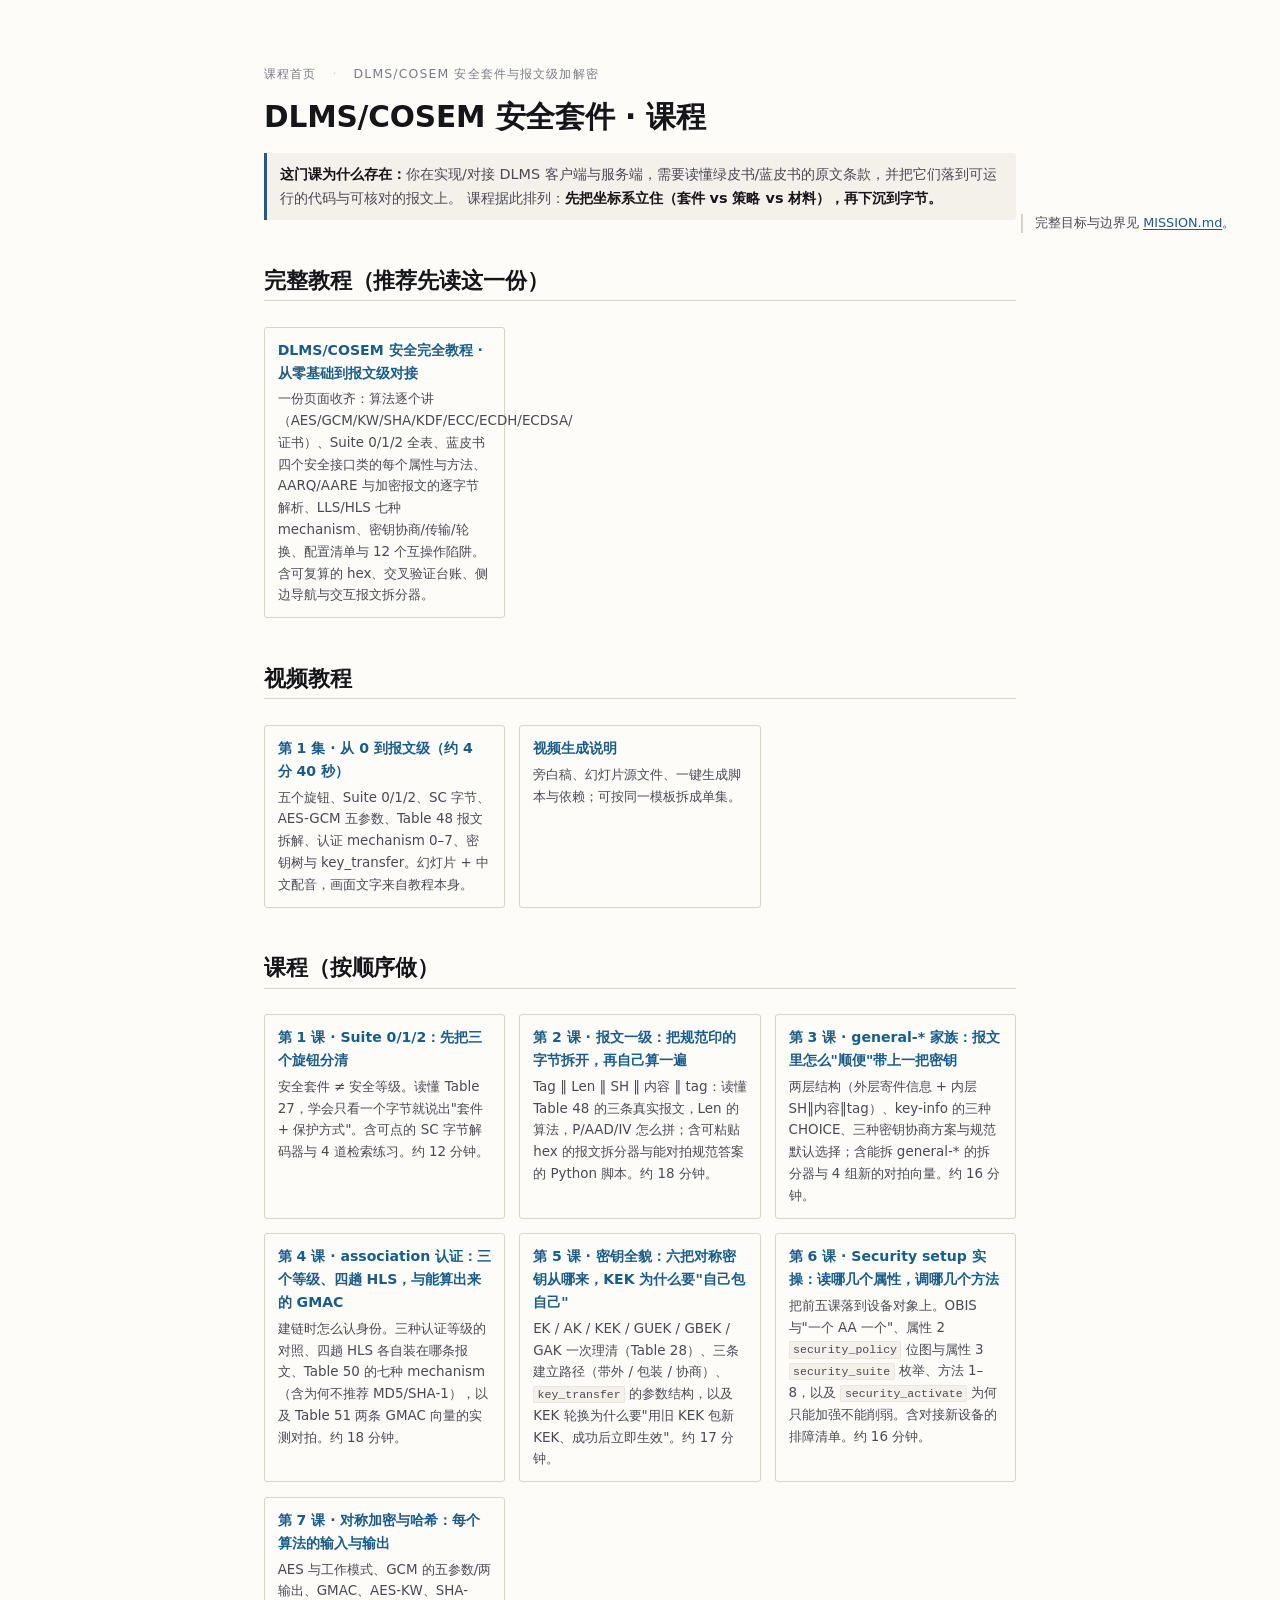
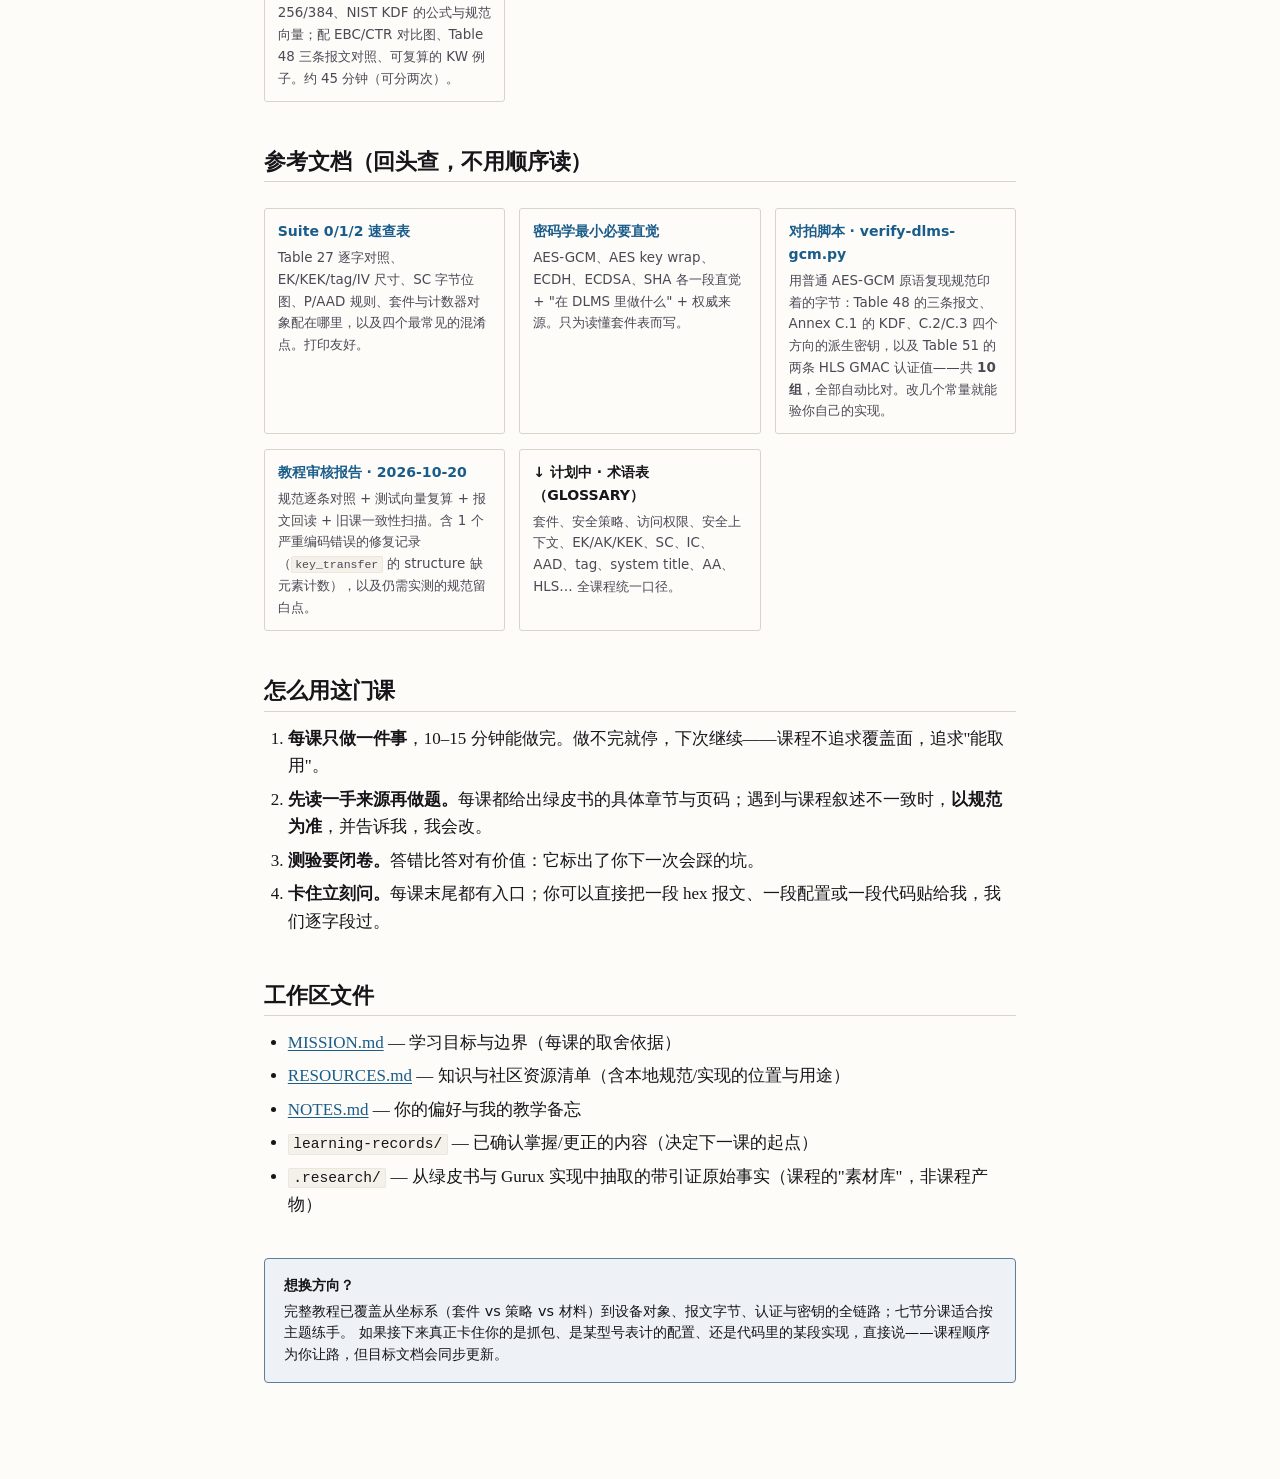
<file: index.html>
<!DOCTYPE html>
<html lang="zh-CN">
<head>
<meta charset="utf-8">
<meta name="viewport" content="width=device-width, initial-scale=1">
<title>DLMS/COSEM 安全套件 · 课程首页</title>
<link rel="stylesheet" href="assets/course.css">
</head>
<body>

<p class="lesson-meta">
  <span>课程首页</span><span class="sep">·</span>
  <span>DLMS/COSEM 安全套件与报文级加解密</span>
</p>

<h1>DLMS/COSEM 安全套件 · 课程</h1>

<div class="mission-line">
  <b>这门课为什么存在：</b>你在实现/对接 DLMS 客户端与服务端，需要读懂绿皮书/蓝皮书的原文条款，并把它们落到可运行的代码与可核对的报文上。
  课程据此排列：<b>先把坐标系立住（套件 vs 策略 vs 材料），再下沉到字节。</b>
  <br><span class="sidenote">完整目标与边界见 <a href="MISSION.md">MISSION.md</a>。</span>
</div>

<h2>完整教程（推荐先读这一份）</h2>

<div class="index-grid">
  <div class="index-card">
    <a href="dlms-security-complete-guide.html">DLMS/COSEM 安全完全教程 · 从零基础到报文级对接</a>
    <p>一份页面收齐：算法逐个讲（AES/GCM/KW/SHA/KDF/ECC/ECDH/ECDSA/证书）、Suite 0/1/2 全表、蓝皮书四个安全接口类的每个属性与方法、AARQ/AARE 与加密报文的逐字节解析、LLS/HLS 七种 mechanism、密钥协商/传输/轮换、配置清单与 12 个互操作陷阱。含可复算的 hex、交叉验证台账、侧边导航与交互报文拆分器。</p>
  </div>
</div>

<h2>视频教程</h2>

<div class="index-grid">
  <div class="index-card">
    <a href="video/dlms-security-ep1.mp4">第 1 集 · 从 0 到报文级（约 4 分 40 秒）</a>
    <p>五个旋钮、Suite 0/1/2、SC 字节、AES-GCM 五参数、Table 48 报文拆解、认证 mechanism 0–7、密钥树与 key_transfer。幻灯片 + 中文配音，画面文字来自教程本身。</p>
  </div>
  <div class="index-card">
    <a href="video/README.md">视频生成说明</a>
    <p>旁白稿、幻灯片源文件、一键生成脚本与依赖；可按同一模板拆成单集。</p>
  </div>
</div>

<h2>课程（按顺序做）</h2>

<div class="index-grid">
  <div class="index-card">
    <a href="lessons/0001-security-suites-overview.html">第 1 课 · Suite 0/1/2：先把三个旋钮分清</a>
    <p>安全套件 ≠ 安全等级。读懂 Table 27，学会只看一个字节就说出"套件 + 保护方式"。含可点的 SC 字节解码器与 4 道检索练习。约 12 分钟。</p>
  </div>
  <div class="index-card">
    <a href="lessons/0002-apdu-byte-level-crypto.html">第 2 课 · 报文一级：把规范印的字节拆开，再自己算一遍</a>
    <p>Tag ‖ Len ‖ SH ‖ 内容 ‖ tag：读懂 Table 48 的三条真实报文，Len 的算法，P/AAD/IV 怎么拼；含可粘贴 hex 的报文拆分器与能对拍规范答案的 Python 脚本。约 18 分钟。</p>
  </div>
  <div class="index-card">
    <a href="lessons/0003-general-ciphering-key-info.html">第 3 课 · general-* 家族：报文里怎么"顺便"带上一把密钥</a>
    <p>两层结构（外层寄件信息 + 内层 SH‖内容‖tag）、key-info 的三种 CHOICE、三种密钥协商方案与规范默认选择；含能拆 general-* 的拆分器与 4 组新的对拍向量。约 16 分钟。</p>
  </div>
  <div class="index-card">
    <a href="lessons/0004-association-authentication-hls-gmac.html">第 4 课 · association 认证：三个等级、四趟 HLS，与能算出来的 GMAC</a>
    <p>建链时怎么认身份。三种认证等级的对照、四趟 HLS 各自装在哪条报文、Table 50 的七种 mechanism（含为何不推荐 MD5/SHA-1），以及 Table 51 两条 GMAC 向量的实测对拍。约 18 分钟。</p>
  </div>
  <div class="index-card">
    <a href="lessons/0005-keys-overview-and-kek-rotation.html">第 5 课 · 密钥全貌：六把对称密钥从哪来，KEK 为什么要"自己包自己"</a>
    <p>EK / AK / KEK / GUEK / GBEK / GAK 一次理清（Table 28）、三条建立路径（带外 / 包装 / 协商）、<code>key_transfer</code> 的参数结构，以及 KEK 轮换为什么要"用旧 KEK 包新 KEK、成功后立即生效"。约 17 分钟。</p>
  </div>
  <div class="index-card">
    <a href="lessons/0006-security-setup-object-in-practice.html">第 6 课 · Security setup 实操：读哪几个属性，调哪几个方法</a>
    <p>把前五课落到设备对象上。OBIS 与"一个 AA 一个"、属性 2 <code>security_policy</code> 位图与属性 3 <code>security_suite</code> 枚举、方法 1–8，以及 <code>security_activate</code> 为何只能加强不能削弱。含对接新设备的排障清单。约 16 分钟。</p>
  </div>
  <div class="index-card">
    <a href="lessons/0007-crypto-symmetric-deep.html">第 7 课 · 对称加密与哈希：每个算法的输入与输出</a>
    <p>AES 与工作模式、GCM 的五参数/两输出、GMAC、AES-KW、SHA-256/384、NIST KDF 的公式与规范向量；配 EBC/CTR 对比图、Table 48 三条报文对照、可复算的 KW 例子。约 45 分钟（可分两次）。</p>
  </div>
</div>

<h2>参考文档（回头查，不用顺序读）</h2>

<div class="index-grid">
  <div class="index-card">
    <a href="reference/security-suites.html">Suite 0/1/2 速查表</a>
    <p>Table 27 逐字对照、EK/KEK/tag/IV 尺寸、SC 字节位图、P/AAD 规则、套件与计数器对象配在哪里，以及四个最常见的混淆点。打印友好。</p>
  </div>
  <div class="index-card">
    <a href="reference/crypto-primer.html">密码学最小必要直觉</a>
    <p>AES-GCM、AES key wrap、ECDH、ECDSA、SHA 各一段直觉 + "在 DLMS 里做什么" + 权威来源。只为读懂套件表而写。</p>
  </div>
  <div class="index-card">
    <a href="assets/verify-dlms-gcm.py">对拍脚本 · verify-dlms-gcm.py</a>
    <p>用普通 AES-GCM 原语复现规范印着的字节：Table 48 的三条报文、Annex C.1 的 KDF、C.2/C.3 四个方向的派生密钥，以及 Table 51 的两条 HLS GMAC 认证值——共 <b>10 组</b>，全部自动比对。改几个常量就能验你自己的实现。</p>
  </div>
  <div class="index-card">
    <a href="AUDIT-2026-10-20.md">教程审核报告 · 2026-10-20</a>
    <p>规范逐条对照 + 测试向量复算 + 报文回读 + 旧课一致性扫描。含 1 个严重编码错误的修复记录（<code>key_transfer</code> 的 structure 缺元素计数），以及仍需实测的规范留白点。</p>
  </div>
  <div class="index-card">
    <b>↓ 计划中 · 术语表（GLOSSARY）</b>
    <p>套件、安全策略、访问权限、安全上下文、EK/AK/KEK、SC、IC、AAD、tag、system title、AA、HLS… 全课程统一口径。</p>
  </div>
</div>

<h2>怎么用这门课</h2>
<ol>
  <li><b>每课只做一件事</b>，10–15 分钟能做完。做不完就停，下次继续——课程不追求覆盖面，追求"能取用"。</li>
  <li><b>先读一手来源再做题。</b>每课都给出绿皮书的具体章节与页码；遇到与课程叙述不一致时，<b>以规范为准</b>，并告诉我，我会改。</li>
  <li><b>测验要闭卷。</b>答错比答对有价值：它标出了你下一次会踩的坑。</li>
  <li><b>卡住立刻问。</b>每课末尾都有入口；你可以直接把一段 hex 报文、一段配置或一段代码贴给我，我们逐字段过。</li>
</ol>

<h2>工作区文件</h2>
<ul>
  <li><a href="MISSION.md">MISSION.md</a> — 学习目标与边界（每课的取舍依据）</li>
  <li><a href="RESOURCES.md">RESOURCES.md</a> — 知识与社区资源清单（含本地规范/实现的位置与用途）</li>
  <li><a href="NOTES.md">NOTES.md</a> — 你的偏好与我的教学备忘</li>
  <li><code>learning-records/</code> — 已确认掌握/更正的内容（决定下一课的起点）</li>
  <li><code>.research/</code> — 从绿皮书与 Gurux 实现中抽取的带引证原始事实（课程的"素材库"，非课程产物）</li>
</ul>

<div class="ask-teacher">
  <strong>想换方向？</strong>
  完整教程已覆盖从坐标系（套件 vs 策略 vs 材料）到设备对象、报文字节、认证与密钥的全链路；七节分课适合按主题练手。
  如果接下来真正卡住你的是抓包、是某型号表计的配置、还是代码里的某段实现，直接说——课程顺序为你让路，但目标文档会同步更新。
</div>

</body>
</html>
</file>
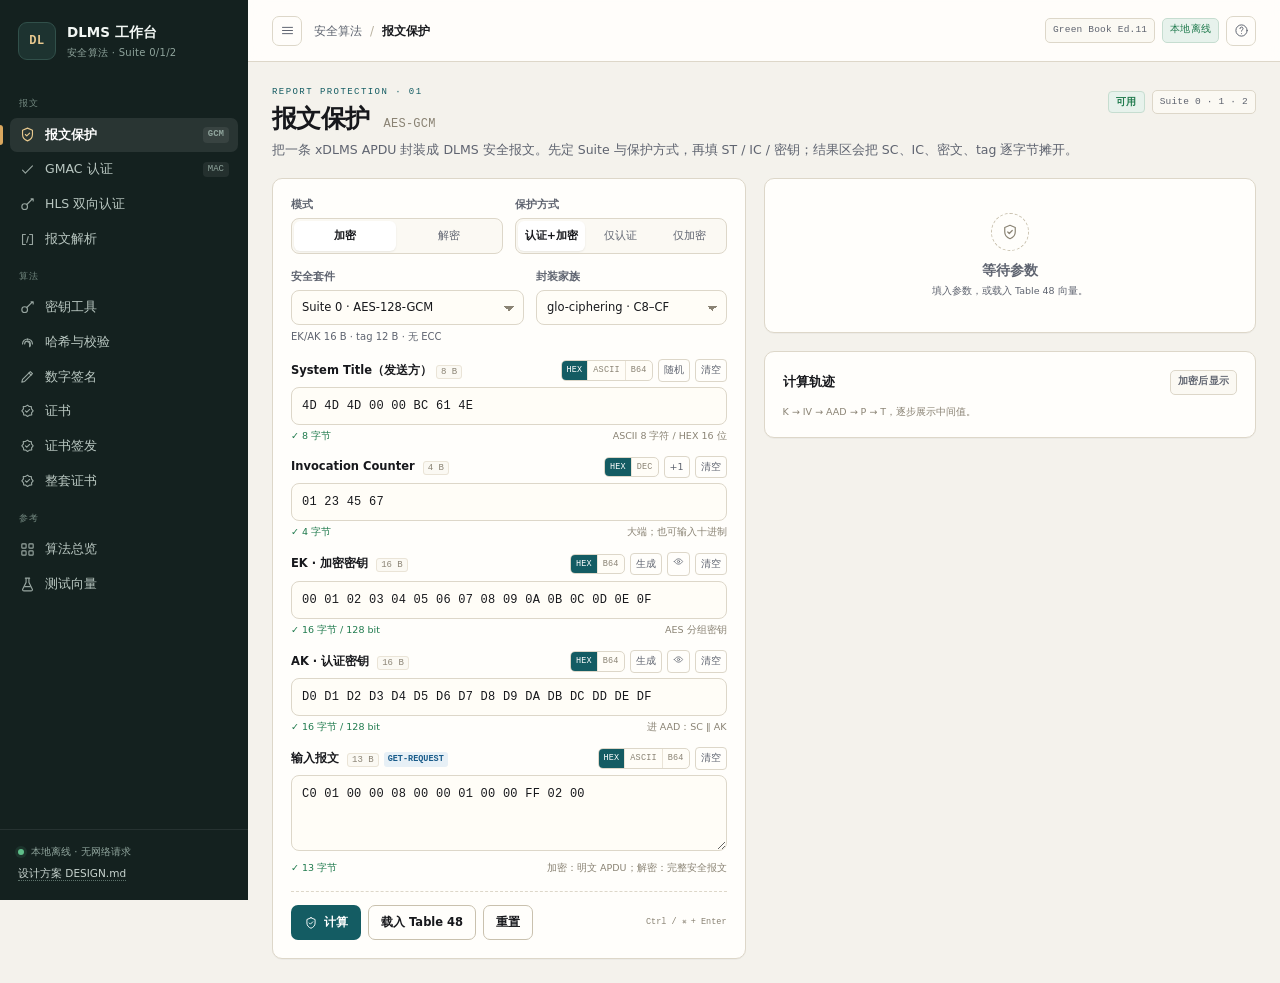
<file: dlms-tool/index.html>
<!DOCTYPE html>
<html lang="zh-CN">
<head>
<meta charset="UTF-8">
<meta name="viewport" content="width=device-width, initial-scale=1">
<title>DLMS 安全算法工作台</title>
<script>
window.addEventListener("error", function (e) {
  document.documentElement.setAttribute("data-js-error", (e.message || "") + " @ " + (e.filename || "") + ":" + (e.lineno || 0));
});
window.addEventListener("unhandledrejection", function (e) {
  document.documentElement.setAttribute("data-js-rejection", (e.reason && e.reason.message) ? e.reason.message : String(e.reason));
});
</script>
<link rel="stylesheet" href="assets/css/app.css">
</head>
<body>
<svg class="sprite" aria-hidden="true" xmlns="http://www.w3.org/2000/svg">
  <symbol id="i-shield" viewBox="0 0 24 24"><path d="M12 3l7 3v6c0 4.4-2.9 7.4-7 9-4.1-1.6-7-4.6-7-9V6l7-3z"/><path d="M9 12l2 2 4-4"/></symbol>
  <symbol id="i-check" viewBox="0 0 24 24"><path d="M5 13l4 4L19 7"/></symbol>
  <symbol id="i-key" viewBox="0 0 24 24"><circle cx="8" cy="15" r="4"/><path d="M11 12l8-8M17 4h3v3"/></symbol>
  <symbol id="i-finger" viewBox="0 0 24 24"><path d="M12 11a3 3 0 0 1 3 3v4"/><path d="M8 14a4 4 0 0 1 8 0v3"/><path d="M5 14a7 7 0 0 1 14 0"/><path d="M12 7v1"/></symbol>
  <symbol id="i-pen" viewBox="0 0 24 24"><path d="M4 20l4-1L19 8l-3-3L5 16l-1 4z"/><path d="M14 7l3 3"/></symbol>
  <symbol id="i-badge" viewBox="0 0 24 24"><path d="M12 3l2.4 1.9 3 .3.3 3L20 11l-2.3 2.8.3 3-3 .3L12 19l-2.4-1.9-3-.3-.3-3L4 11l2.3-2.8-.3-3 3-.3L12 3z"/><path d="M9 11l2 2 4-4"/></symbol>
  <symbol id="i-code" viewBox="0 0 24 24"><path d="M9 5H5v14h4M15 5h4v14h-4"/><path d="M13 8l-2 8"/></symbol>
  <symbol id="i-grid" viewBox="0 0 24 24"><rect x="4" y="4" width="6" height="6" rx="1"/><rect x="14" y="4" width="6" height="6" rx="1"/><rect x="4" y="14" width="6" height="6" rx="1"/><rect x="14" y="14" width="6" height="6" rx="1"/></symbol>
  <symbol id="i-flask" viewBox="0 0 24 24"><path d="M9 3h6M10 3v6L5 19a2 2 0 0 0 2 2h10a2 2 0 0 0 2-2L14 9V3"/><path d="M8 15h8"/></symbol>
  <symbol id="i-menu" viewBox="0 0 24 24"><path d="M4 7h16M4 12h16M4 17h16"/></symbol>
  <symbol id="i-copy" viewBox="0 0 24 24"><rect x="8" y="8" width="11" height="11" rx="2"/><path d="M5 15V6a2 2 0 0 1 2-2h9"/></symbol>
  <symbol id="i-download" viewBox="0 0 24 24"><path d="M12 4v10M8 10l4 4 4-4M5 19h14"/></symbol>
  <symbol id="i-eye" viewBox="0 0 24 24"><path d="M3 12s3.5-6 9-6 9 6 9 6-3.5 6-9 6-9-6-9-6z"/><circle cx="12" cy="12" r="2.5"/></symbol>
  <symbol id="i-help" viewBox="0 0 24 24"><circle cx="12" cy="12" r="9"/><path d="M9.5 9a2.5 2.5 0 1 1 3.5 2.3c-.7.4-1 .9-1 1.7"/><path d="M12 17h.01"/></symbol>
  <symbol id="i-arrow" viewBox="0 0 24 24"><path d="M5 12h14M13 6l6 6-6 6"/></symbol>
</svg>

<div class="app">
  <aside class="sidebar" id="sidebar" aria-label="算法导航">
    <div class="brand">
      <div class="brand-mark">DL</div>
      <div>
        <div class="brand-name">DLMS 工作台</div>
        <div class="brand-sub">安全算法 · Suite 0/1/2</div>
      </div>
    </div>
    <nav class="nav">
      <div class="nav-label">报文</div>
      <button class="nav-item active" data-view="aes" aria-current="page"><svg class="ico"><use href="#i-shield"/></svg>报文保护<span class="nav-count">GCM</span></button>
      <button class="nav-item" data-view="gmac"><svg class="ico"><use href="#i-check"/></svg>GMAC 认证<span class="nav-count">MAC</span></button>
      <button class="nav-item" data-view="hls"><svg class="ico"><use href="#i-key"/></svg>HLS 双向认证</button>
      <button class="nav-item" data-view="parse"><svg class="ico"><use href="#i-code"/></svg>报文解析</button>

      <div class="nav-label">算法</div>
      <button class="nav-item" data-view="keys"><svg class="ico"><use href="#i-key"/></svg>密钥工具</button>
      <button class="nav-item" data-view="hash"><svg class="ico"><use href="#i-finger"/></svg>哈希与校验</button>
      <button class="nav-item" data-view="sign"><svg class="ico"><use href="#i-pen"/></svg>数字签名</button>
      <button class="nav-item" data-view="cert"><svg class="ico"><use href="#i-badge"/></svg>证书</button>
      <button class="nav-item" data-view="certgen"><svg class="ico"><use href="#i-badge"/></svg>证书签发</button>
      <button class="nav-item" data-view="pki"><svg class="ico"><use href="#i-badge"/></svg>整套证书</button>

      <div class="nav-label">参考</div>
      <button class="nav-item" data-view="registry"><svg class="ico"><use href="#i-grid"/></svg>算法总览</button>
      <button class="nav-item" data-view="vectors"><svg class="ico"><use href="#i-flask"/></svg>测试向量</button>
    </nav>
    <div class="side-foot">
      <div class="offline"><span class="pulse"></span>本地离线 · 无网络请求</div>
      <a class="side-link" href="DESIGN.md" target="_blank">设计方案 DESIGN.md</a>
    </div>
  </aside>

  <div class="main">
    <header class="topbar">
      <button class="icon-btn menu-btn" id="menuBtn" aria-label="打开导航"><svg class="ico"><use href="#i-menu"/></svg></button>
      <div class="crumb"><span>安全算法</span><span class="sep">/</span><strong id="crumbTitle">报文保护</strong></div>
      <div class="top-actions">
        <span class="badge">Green Book Ed.11</span>
        <span class="badge badge-ok">本地离线</span>
        <button class="icon-btn" data-help aria-label="帮助"><svg class="ico"><use href="#i-help"/></svg></button>
      </div>
    </header>

    <main class="content">

      <!-- ================= 报文保护 ================= -->
      <section class="view active" id="view-aes">
        <div class="page-head">
          <div>
            <p class="kicker">Report protection · 01</p>
            <h1>报文保护 <span class="h1-sub">AES-GCM</span></h1>
            <p class="lede">把一条 xDLMS APDU 封装成 DLMS 安全报文。先定 Suite 与保护方式，再填 ST / IC / 密钥；结果区会把 SC、IC、密文、tag 逐字节摊开。</p>
          </div>
          <div class="head-meta"><span class="pill pill-ok">可用</span><span class="badge">Suite 0 · 1 · 2</span></div>
        </div>

        <div class="tool-grid">
          <div class="card card-pad">
            <div class="control-grid">
              <div>
                <span class="control-label">模式</span>
                <div class="seg" id="aes-mode">
                  <button class="active" data-mode="enc">加密</button>
                  <button data-mode="dec">解密</button>
                </div>
              </div>
              <div>
                <span class="control-label">保护方式</span>
                <div class="seg" id="aes-protect">
                  <button class="active" data-protect="ae">认证+加密</button>
                  <button data-protect="auth">仅认证</button>
                  <button data-protect="enc">仅加密</button>
                </div>
              </div>
            </div>

            <div class="control-grid envelope-row">
              <div>
                <span class="control-label">安全套件</span>
                <select class="select" id="aes-suite">
                  <option value="0">Suite 0 · AES-128-GCM</option>
                  <option value="1">Suite 1 · AES-128 + P-256</option>
                  <option value="2">Suite 2 · AES-256 + P-384</option>
                </select>
                <div class="suite-note" id="aes-suite-note">EK/AK 16 B · tag 12 B · 无 ECC</div>
              </div>
              <div>
                <span class="control-label">封装家族</span>
                <select class="select" id="aes-family">
                  <option value="service-glo">glo-ciphering · C8–CF</option>
                  <option value="service-ded">ded-ciphering · D0–D7</option>
                  <option value="general-glo">general-glo-ciphering · DB</option>
                  <option value="general-ded">general-ded-ciphering · DC</option>
                </select>
              </div>
            </div>

            <div class="field">
              <div class="field-head">
                <label for="aes-st">System Title（发送方）<span class="req" id="aes-st-req">8 B</span></label>
                <div class="field-tools">
                  <div class="fmt-group" data-target="aes-st"><button class="fmt active" data-fmt="hex">HEX</button><button class="fmt" data-fmt="ascii">ASCII</button><button class="fmt" data-fmt="b64">B64</button></div>
                  <button class="mini-btn" data-random="aes-st" data-len="8">随机</button>
                  <button class="mini-btn danger" data-clear="aes-st">清空</button>
                </div>
              </div>
              <input class="mono-input" id="aes-st" data-fmt="hex" data-hex="4D4D4D0000BC614E" value="4D 4D 4D 00 00 BC 61 4E" spellcheck="false" autocomplete="off">
              <div class="field-foot"><span class="ok-text">✓ 8 字节</span><span>ASCII 8 字符 / HEX 16 位</span></div>
            </div>

            <div class="field">
              <div class="field-head">
                <label for="aes-ic">Invocation Counter <span class="req">4 B</span></label>
                <div class="field-tools">
                  <div class="fmt-group" data-target="aes-ic"><button class="fmt active" data-fmt="hex">HEX</button><button class="fmt" data-fmt="dec">DEC</button></div>
                  <button class="mini-btn" data-step="aes-ic">+1</button>
                  <button class="mini-btn danger" data-clear="aes-ic">清空</button>
                </div>
              </div>
              <input class="mono-input" id="aes-ic" data-fmt="hex" data-hex="01234567" value="01 23 45 67" spellcheck="false" autocomplete="off">
              <div class="field-foot"><span class="ok-text">✓ 4 字节</span><span>大端；也可输入十进制</span></div>
            </div>

            <div class="field">
              <div class="field-head">
                <label for="aes-ek">EK · 加密密钥 <span class="req" id="aes-ek-req">16 B</span></label>
                <div class="field-tools">
                  <div class="fmt-group" data-target="aes-ek"><button class="fmt active" data-fmt="hex">HEX</button><button class="fmt" data-fmt="b64">B64</button></div>
                  <button class="mini-btn" data-random="aes-ek" data-len="16">生成</button>
                  <button class="mini-btn" data-mask="aes-ek" aria-label="显示/隐藏 EK"><svg class="ico" style="width:11px;height:11px"><use href="#i-eye"/></svg></button>
                  <button class="mini-btn danger" data-clear="aes-ek">清空</button>
                </div>
              </div>
              <input class="mono-input" id="aes-ek" data-fmt="hex" data-hex="000102030405060708090A0B0C0D0E0F" value="00 01 02 03 04 05 06 07 08 09 0A 0B 0C 0D 0E 0F" spellcheck="false" autocomplete="off">
              <div class="field-foot"><span class="ok-text" id="aes-ek-foot">✓ 16 字节 / 128 bit</span><span id="aes-ek-hint">AES 分组密钥</span></div>
            </div>

            <div class="field">
              <div class="field-head">
                <label for="aes-ak">AK · 认证密钥 <span class="req" id="aes-ak-req">16 B</span></label>
                <div class="field-tools">
                  <div class="fmt-group" data-target="aes-ak"><button class="fmt active" data-fmt="hex">HEX</button><button class="fmt" data-fmt="b64">B64</button></div>
                  <button class="mini-btn" data-random="aes-ak" data-len="16">生成</button>
                  <button class="mini-btn" data-mask="aes-ak" aria-label="显示/隐藏 AK"><svg class="ico" style="width:11px;height:11px"><use href="#i-eye"/></svg></button>
                  <button class="mini-btn danger" data-clear="aes-ak">清空</button>
                </div>
              </div>
              <input class="mono-input" id="aes-ak" data-fmt="hex" data-hex="D0D1D2D3D4D5D6D7D8D9DADBDCDDDEDF" value="D0 D1 D2 D3 D4 D5 D6 D7 D8 D9 DA DB DC DD DE DF" spellcheck="false" autocomplete="off">
              <div class="field-foot"><span class="ok-text" id="aes-ak-foot">✓ 16 字节</span><span id="aes-ak-hint">进 AAD：SC ‖ AK</span></div>
            </div>

            <div class="field">
              <div class="field-head">
                <label for="aes-input">输入报文 <span class="req" id="aes-input-req">13 B</span><span class="apdu-chip" id="aes-input-chip">C0 GET-REQUEST</span></label>
                <div class="field-tools">
                  <div class="fmt-group" data-target="aes-input"><button class="fmt active" data-fmt="hex">HEX</button><button class="fmt" data-fmt="ascii">ASCII</button><button class="fmt" data-fmt="b64">B64</button></div>
                  <button class="mini-btn danger" data-clear="aes-input">清空</button>
                </div>
              </div>
              <textarea class="mono-input" id="aes-input" data-fmt="hex" data-hex="C0010000080000010000FF0200" spellcheck="false">C0 01 00 00 08 00 00 01 00 00 FF 02 00</textarea>
              <div class="field-foot"><span class="ok-text" id="aes-input-foot">✓ 13 字节</span><span id="aes-input-hint">加密：明文 APDU；解密：完整安全报文</span></div>
            </div>

            <div class="actions">
              <button class="btn primary" id="aes-run"><svg class="ico"><use href="#i-shield"/></svg>计算</button>
              <button class="btn ghost" id="aes-load">载入 Table 48</button>
              <button class="btn ghost" id="aes-reset">重置</button>
              <span class="action-note">Ctrl / ⌘ + Enter</span>
            </div>
          </div>

          <div class="right-stack">
            <div class="card result-card is-empty" id="aes-result">
              <div class="empty-state"><div class="big"><svg class="ico"><use href="#i-shield"/></svg></div><strong>等待参数</strong><div style="font-size:9.5px;margin-top:3px">填入参数，或载入 Table 48 向量。</div></div>
            </div>
            <div class="card card-pad" id="aes-trace">
              <h3>计算轨迹 <span class="badge">加密后显示</span></h3>
              <div class="hint">K → IV → AAD → P → T，逐步展示中间值。</div>
            </div>
          </div>
        </div>
      </section>

      <!-- ================= GMAC ================= -->
      <section class="view" id="view-gmac">
        <div class="page-head">
          <div>
            <p class="kicker">Authentication only · 02</p>
            <h1>GMAC 认证 <span class="h1-sub">no encryption</span></h1>
            <p class="lede">GMAC 是 GCM 在明文为空时的特例：只对 AAD 生成 tag。报文内容仍然可读，但被完整性保护；HLS-5 也复用这条路径。</p>
          </div>
          <div class="head-meta"><span class="pill pill-ok">可用</span><span class="badge">tag 12 B</span></div>
        </div>
        <div class="tool-grid">
          <div class="card card-pad">
            <div class="control-grid">
              <div>
                <span class="control-label">子模式</span>
                <div class="seg" id="gmac-mode"><button class="active" data-gmac="payload">报文 GMAC</button><button data-gmac="hls5">HLS-5</button></div>
              </div>
              <div>
                <span class="control-label">安全套件</span>
                <select class="select" id="gmac-suite"><option value="0">Suite 0 · AES-128-GCM</option><option value="1">Suite 1 · AES-128</option><option value="2">Suite 2 · AES-256</option></select>
              </div>
            </div>
            <div class="field"><div class="field-head"><label for="gmac-ek">EK · GMAC 密钥 <span class="req" id="gmac-ek-req">16 B</span></label><div class="field-tools"><div class="fmt-group" data-target="gmac-ek"><button class="fmt active" data-fmt="hex">HEX</button><button class="fmt" data-fmt="b64">B64</button></div><button class="mini-btn" data-random="gmac-ek" data-len="16">生成</button></div></div><input class="mono-input" id="gmac-ek" data-fmt="hex" data-hex="000102030405060708090A0B0C0D0E0F" value="00 01 02 03 04 05 06 07 08 09 0A 0B 0C 0D 0E 0F" spellcheck="false"><div class="field-foot"><span class="ok-text" id="gmac-ek-foot">✓ 16 字节</span><span>AES 分组密钥</span></div></div>
            <div class="field"><div class="field-head"><label for="gmac-ak">AK · 认证密钥 <span class="req" id="gmac-ak-req">16 B</span></label><div class="field-tools"><div class="fmt-group" data-target="gmac-ak"><button class="fmt active" data-fmt="hex">HEX</button><button class="fmt" data-fmt="b64">B64</button></div><button class="mini-btn" data-random="gmac-ak" data-len="16">生成</button></div></div><input class="mono-input" id="gmac-ak" data-fmt="hex" data-hex="D0D1D2D3D4D5D6D7D8D9DADBDCDDDEDF" value="D0 D1 D2 D3 D4 D5 D6 D7 D8 D9 DA DB DC DD DE DF" spellcheck="false"><div class="field-foot"><span class="ok-text" id="gmac-ak-foot">✓ 16 字节</span><span>进 AAD，不参与 AES</span></div></div>
            <div class="field"><div class="field-head"><label for="gmac-st">System Title（计算方） <span class="req">8 B</span></label><div class="field-tools"><div class="fmt-group" data-target="gmac-st"><button class="fmt active" data-fmt="hex">HEX</button><button class="fmt" data-fmt="ascii">ASCII</button></div><button class="mini-btn" data-random="gmac-st" data-len="8">随机</button></div></div><input class="mono-input" id="gmac-st" data-fmt="hex" data-hex="4D4D4D0000000001" value="4D 4D 4D 00 00 00 00 01" spellcheck="false"><div class="field-foot"><span class="ok-text">✓ 8 字节</span><span>IV = ST ‖ IC</span></div></div>
            <div class="field"><div class="field-head"><label for="gmac-ic">Invocation Counter <span class="req">4 B</span></label><div class="field-tools"><div class="fmt-group" data-target="gmac-ic"><button class="fmt active" data-fmt="hex">HEX</button><button class="fmt" data-fmt="dec">DEC</button></div><button class="mini-btn" data-step="gmac-ic">+1</button></div></div><input class="mono-input" id="gmac-ic" data-fmt="hex" data-hex="00000001" value="00 00 00 01" spellcheck="false"><div class="field-foot"><span class="ok-text">✓ 4 字节</span><span id="gmac-ic-dec">十进制 1</span></div></div>
            <div class="field"><div class="field-head"><label for="gmac-content"><span id="gmac-content-label">内容 / APDU</span> <span class="req" id="gmac-content-req">8 B</span></label><div class="field-tools"><div class="fmt-group" data-target="gmac-content"><button class="fmt active" data-fmt="hex">HEX</button><button class="fmt" data-fmt="ascii">ASCII</button></div><button class="mini-btn danger" data-clear="gmac-content">清空</button></div></div><textarea class="mono-input" id="gmac-content" data-fmt="hex" data-hex="503677524A323146" spellcheck="false">50 36 77 52 4A 32 31 46</textarea><div class="field-foot"><span class="ok-text">✓ 8 字节</span><span>HLS-5 时为质询值；报文 GMAC 时为被认证内容</span></div></div>
            <div class="actions"><button class="btn primary" id="gmac-run">计算 GMAC</button><button class="btn ghost" id="gmac-load">载入 Table 51</button><span class="action-note">Ctrl / ⌘ + Enter</span></div>
          </div>
          <div class="right-stack">
            <div class="card result-card is-empty" id="gmac-result">
              <div class="empty-state"><div class="big"><svg class="ico"><use href="#i-check"/></svg></div><strong>等待参数</strong><div style="font-size:9.5px;margin-top:3px">GMAC 只认证、不加密。</div></div>
            </div>
          </div>
        </div>
      </section>

      <!-- ================= HLS ================= -->
      <section class="view" id="view-hls">
        <div class="page-head">
          <div>
            <p class="kicker">High Level Security · 03</p>
            <h1>HLS 双向认证 <span class="h1-sub">challenge-response</span></h1>
            <p class="lede">mechanism 3/4/5/6/7 的双向质询-应答。切换方向时，system title 与质询值的顺序会自动翻转；公式预览会显示实际拼接顺序。</p>
          </div>
          <div class="head-meta"><span class="pill pill-ok">可用</span><span class="badge">mechanism 3–7</span></div>
        </div>
        <div class="tool-grid">
          <div class="card card-pad">
            <div class="control-grid two">
              <div>
                <span class="control-label">机制</span>
                <select class="select" id="hls-mech">
                  <option value="3">3 · MD5</option>
                  <option value="4">4 · SHA-1</option>
                  <option value="5" selected>5 · GMAC</option>
                  <option value="6">6 · SHA-256</option>
                  <option value="7">7 · ECDSA</option>
                </select>
              </div>
              <div>
                <span class="control-label">方向</span>
                <div class="seg" id="hls-dir"><button class="active" data-dir="client">客户端 f(StoC)</button><button data-dir="server">服务端 f(CtoS)</button></div>
              </div>
            </div>

            <div class="control-grid" data-hls-for="5"><div><span class="control-label">安全套件</span><select class="select" id="hls-suite"><option value="0">Suite 0 · AES-128</option><option value="1">Suite 1 · AES-128</option><option value="2">Suite 2 · AES-256</option></select><div class="suite-note" id="hls-suite-hint">GMAC 密钥 16 B</div></div><div><span class="control-label">说明</span><div class="hint" style="padding-top:9px">HLS-5 的 SC 低 4 位取此套件；Suite 2 用 32 B EK/AK。</div></div></div>
            <div class="field" data-hls-for="3 4 5 6 7"><div class="field-head"><label for="hls-own-ch"><span id="hls-own-ch-label">己方质询值</span> <span class="req" id="hls-own-ch-req">8 B</span></label><div class="field-tools"><div class="fmt-group" data-target="hls-own-ch"><button class="fmt active" data-fmt="hex">HEX</button><button class="fmt" data-fmt="ascii">ASCII</button></div><button class="mini-btn" data-random="hls-own-ch" data-len="8">随机</button></div></div><input class="mono-input" id="hls-own-ch" data-fmt="hex" data-hex="503677524A323146" value="50 36 77 52 4A 32 31 46" spellcheck="false"><div class="field-foot"><span class="ok-text">✓ 8 字节</span><span id="hls-own-ch-hint">HLS 允许 8–64 B</span></div></div>
            <div class="field" data-hls-for="6 7"><div class="field-head"><label for="hls-peer-ch">对方质询值 <span class="req">8 B</span></label><div class="field-tools"><div class="fmt-group" data-target="hls-peer-ch"><button class="fmt active" data-fmt="hex">HEX</button><button class="fmt" data-fmt="ascii">ASCII</button></div><button class="mini-btn" data-random="hls-peer-ch" data-len="8">随机</button></div></div><input class="mono-input" id="hls-peer-ch" data-fmt="hex" data-hex="4B35366956616759" value="4B 35 36 69 56 61 67 59" spellcheck="false"><div class="field-foot"><span class="ok-text">✓ 8 字节</span><span>用于 HLS-6/7</span></div></div>
            <div class="field" data-hls-for="3 4 6"><div class="field-head"><label for="hls-secret">Secret <span class="req" id="hls-secret-req">16 B</span></label><div class="field-tools"><div class="fmt-group" data-target="hls-secret"><button class="fmt active" data-fmt="hex">HEX</button><button class="fmt" data-fmt="ascii">ASCII</button></div><button class="mini-btn" data-mask="hls-secret" aria-label="显示/隐藏 secret"><svg class="ico" style="width:11px;height:11px"><use href="#i-eye"/></svg></button></div></div><input class="mono-input" id="hls-secret" data-fmt="hex" data-hex="D0D1D2D3D4D5D6D7D8D9DADBDCDDDEDF" value="D0 D1 D2 D3 D4 D5 D6 D7 D8 D9 DA DB DC DD DE DF" spellcheck="false"><div class="field-foot"><span class="ok-text">✓ 16 字节</span><span>HLS-3/4/6 的共享秘密</span></div></div>
            <div class="field" data-hls-for="5"><div class="field-head"><label for="hls-ek">EK · GMAC 密钥 <span class="req" id="hls-ek-req">16 B</span></label><div class="field-tools"><div class="fmt-group" data-target="hls-ek"><button class="fmt active" data-fmt="hex">HEX</button><button class="fmt" data-fmt="b64">B64</button></div><button class="mini-btn" data-random="hls-ek" data-len="16">生成</button></div></div><input class="mono-input" id="hls-ek" data-fmt="hex" data-hex="000102030405060708090A0B0C0D0E0F" value="00 01 02 03 04 05 06 07 08 09 0A 0B 0C 0D 0E 0F" spellcheck="false"><div class="field-foot"><span class="ok-text" id="hls-ek-foot">✓ 16 字节</span><span>HLS-5 的 AES 密钥是 EK</span></div></div>
            <div class="field" data-hls-for="5"><div class="field-head"><label for="hls-ak">AK · 认证密钥 <span class="req" id="hls-ak-req">16 B</span></label><div class="field-tools"><div class="fmt-group" data-target="hls-ak"><button class="fmt active" data-fmt="hex">HEX</button><button class="fmt" data-fmt="b64">B64</button></div></div></div><input class="mono-input" id="hls-ak" data-fmt="hex" data-hex="D0D1D2D3D4D5D6D7D8D9DADBDCDDDEDF" value="D0 D1 D2 D3 D4 D5 D6 D7 D8 D9 DA DB DC DD DE DF" spellcheck="false"><div class="field-foot"><span class="ok-text" id="hls-ak-foot">✓ 16 字节</span><span>进 AAD，不参与 AES</span></div></div>
            <div class="field" data-hls-for="5 6 7"><div class="field-head"><label for="hls-st"><span id="hls-st-label">己方 System Title</span> <span class="req">8 B</span></label><div class="field-tools"><div class="fmt-group" data-target="hls-st"><button class="fmt active" data-fmt="hex">HEX</button><button class="fmt" data-fmt="ascii">ASCII</button></div></div></div><input class="mono-input" id="hls-st" data-fmt="hex" data-hex="4D4D4D0000000001" value="4D 4D 4D 00 00 00 00 01" spellcheck="false"><div class="field-foot"><span class="ok-text">✓ 8 字节</span><span>HLS-5 的 IV 用计算方自己的 ST</span></div></div>
            <div class="field" data-hls-for="6 7"><div class="field-head"><label for="hls-peer-st">对方 System Title <span class="req">8 B</span></label><div class="field-tools"><div class="fmt-group" data-target="hls-peer-st"><button class="fmt active" data-fmt="hex">HEX</button><button class="fmt" data-fmt="ascii">ASCII</button></div></div></div><input class="mono-input" id="hls-peer-st" data-fmt="hex" data-hex="4D4D4D0000BC614E" value="4D 4D 4D 00 00 BC 61 4E" spellcheck="false"><div class="field-foot"><span class="ok-text">✓ 8 字节</span><span>用于 HLS-6/7</span></div></div>
            <div class="field" data-hls-for="5"><div class="field-head"><label for="hls-ic">Invocation Counter <span class="req">4 B</span></label><div class="field-tools"><div class="fmt-group" data-target="hls-ic"><button class="fmt active" data-fmt="hex">HEX</button><button class="fmt" data-fmt="dec">DEC</button></div><button class="mini-btn" data-step="hls-ic">+1</button></div></div><input class="mono-input" id="hls-ic" data-fmt="hex" data-hex="00000001" value="00 00 00 01" spellcheck="false"><div class="field-foot"><span class="ok-text">✓ 4 字节</span><span>HLS-5 输出 SC‖IC‖T</span></div></div>
            <div class="control-grid" data-hls-for="7"><div><span class="control-label">曲线</span><select class="select" id="hls-curve"><option value="P-256">P-256</option><option value="P-384">P-384</option></select></div><div><span class="control-label">哈希</span><div class="hint" style="padding-top:9px">P-256 → SHA-256 · P-384 → SHA-384</div></div></div>
            <div class="field" data-hls-for="7"><div class="field-head"><label for="hls-priv">签名私钥 <span class="req">P-256 / P-384</span></label><div class="field-tools"><div class="fmt-group" data-target="hls-priv"><button class="fmt active" data-fmt="raw">原始 d</button><button class="fmt" data-fmt="pem">PEM</button><button class="fmt" data-fmt="jwk">JWK</button></div></div></div><textarea class="mono-input" id="hls-priv" data-fmt="raw" data-hex="E9A045346B2057F1820318AB125493E9AB36CE590011C0FF30090858A118DD2E" spellcheck="false">E9A045346B2057F1820318AB125493E9AB36CE590011C0FF30090858A118DD2E</textarea><div class="field-foot"><span class="ok-text">✓ 32 B</span><span>原始私钥 d / PKCS#8 PEM / JWK</span></div></div>
            <div class="actions"><button class="btn primary" id="hls-run">计算 f(·)</button><button class="btn ghost" id="hls-load51">载入 Table 51</button><button class="btn ghost" id="hls-load52">载入 Table 52</button><span class="action-note">Ctrl / ⌘ + Enter</span></div>
          </div>
          <div class="right-stack">
            <div class="card result-card is-empty" id="hls-result">
              <div class="empty-state"><div class="big"><svg class="ico"><use href="#i-key"/></svg></div><strong>等待参数</strong><div style="font-size:9.5px;margin-top:3px">选择机制并填入质询值。</div></div>
            </div>
          </div>
        </div>
      </section>

      <!-- ================= 密钥工具 ================= -->
      <section class="view" id="view-keys">
        <div class="page-head">
          <div>
            <p class="kicker">Keys · 04</p>
            <h1>密钥工具</h1>
            <p class="lede">AES Key Wrap、ECDH + KDF、KDF 单算与随机密钥生成。原始私钥 d 会在本地推导公钥 Q。</p>
          </div>
          <div class="head-meta"><span class="pill pill-ok">可用</span><span class="badge">RFC 3394 · SP 800-56A</span></div>
        </div>
        <div class="filters" id="keys-tabs">
          <button class="filter active" data-keys-tab="kw">AES Key Wrap</button>
          <button class="filter" data-keys-tab="ecdh">ECDH + KDF</button>
          <button class="filter" data-keys-tab="kdf">KDF</button>
          <button class="filter" data-keys-tab="random">随机密钥</button>
          <button class="filter" data-keys-tab="pk">私钥推导公钥</button>
        </div>

        <div class="keys-pane" data-keys-pane="kw">
          <div class="tool-grid">
            <div class="card card-pad">
              <h3>AES Key Wrap / Unwrap</h3>
              <div class="control-grid"><div><span class="control-label">模式</span><div class="seg" id="kw-mode"><button class="active" data-kw="wrap">包装</button><button data-kw="unwrap">解包</button></div></div><div><span class="control-label">KEK 长度</span><div class="hint" style="padding-top:9px">16 B 或 32 B</div></div></div>
              <div class="field"><div class="field-head"><label for="kw-kek">KEK <span class="req">16 B</span></label><div class="field-tools"><div class="fmt-group" data-target="kw-kek"><button class="fmt active" data-fmt="hex">HEX</button><button class="fmt" data-fmt="ascii">ASCII</button></div><button class="mini-btn" data-random="kw-kek" data-len="16">生成</button></div></div><input class="mono-input" id="kw-kek" data-fmt="hex" data-hex="11111111111111111111111111111111" value="11 11 11 11 11 11 11 11 11 11 11 11 11 11 11 11" spellcheck="false"><div class="field-foot"><span class="ok-text">✓ 16 字节</span><span>默认 IV A6A6…</span></div></div>
              <div class="field"><div class="field-head"><label for="kw-key"><span id="kw-key-label">待包装密钥</span> <span class="req">16 B</span></label><div class="field-tools"><div class="fmt-group" data-target="kw-key"><button class="fmt active" data-fmt="hex">HEX</button><button class="fmt" data-fmt="b64">B64</button></div><button class="mini-btn" data-random="kw-key" data-len="16">生成</button></div></div><textarea class="mono-input" id="kw-key" data-fmt="hex" data-hex="000102030405060708090A0B0C0D0E0F" spellcheck="false">00 01 02 03 04 05 06 07 08 09 0A 0B 0C 0D 0E 0F</textarea><div class="field-foot"><span class="ok-text">✓ 16 字节</span><span>包装后长度 +8 B</span></div></div>
              <div class="actions"><button class="btn primary" id="kw-run">执行</button><button class="btn ghost" id="kw-load">载入向量</button></div>
            </div>
            <div class="right-stack"><div class="card result-card is-empty" id="kw-result"><div class="empty-state"><div class="big"><svg class="ico"><use href="#i-key"/></svg></div><strong>等待参数</strong></div></div></div>
          </div>
        </div>

        <div class="keys-pane" data-keys-pane="ecdh" hidden>
          <div class="tool-grid">
            <div class="card card-pad">
              <h3>ECDH + Concatenation KDF</h3>
              <div class="control-grid three">
                <div><span class="control-label">曲线</span><select class="select" id="ecdh-curve"><option value="P-256">P-256（Suite 1）</option><option value="P-384">P-384（Suite 2）</option></select></div>
                <div><span class="control-label">AlgID 用途</span><select class="select" id="ecdh-purpose"><option value="GUEK">GUEK / GAK</option><option value="KEK">KEK</option></select></div>
                <div><span class="control-label">keydatalen</span><select class="select" id="ecdh-keydatalen"><option value="128">128 bit</option><option value="256">256 bit</option></select></div>
              </div>
              <div class="field"><div class="field-head"><label for="ecdh-priv">己方私钥（PKCS#8 / JWK / 原始 d）</label></div><textarea class="mono-input" id="ecdh-priv" data-fmt="raw" spellcheck="false">E9A045346B2057F1820318AB125493E9AB36CE590011C0FF30090858A118DD2E</textarea><div class="field-foot"><span class="hint">原始 d：32 B（P-256）/ 48 B（P-384）</span></div></div>
              <div class="field"><div class="field-head"><label for="ecdh-pub">对方公钥（X‖Y / 04‖X‖Y / SPKI PEM）</label></div><textarea class="mono-input" id="ecdh-pub" data-fmt="raw" spellcheck="false">917DBFECA43307375247989F07CC23F53D4B963AF8026C749DB33852011056DFDBE8327BD69CC149F018A8E446DDA6C55BCD78E596A56D403236233F93CC89B3</textarea><div class="field-foot"><span class="hint">DLMS key_data 是原始 X‖Y（64/96 B）</span></div></div>
              <div class="control-grid two"><div><span class="control-label">PartyU（发送方 ST）</span><input class="mono-input" id="ecdh-party-u" data-fmt="hex" data-hex="4D4D4D0000BC614E" value="4D 4D 4D 00 00 BC 61 4E" spellcheck="false"></div><div><span class="control-label">PartyV（接收方 ST）</span><input class="mono-input" id="ecdh-party-v" data-fmt="hex" data-hex="4D4D4D0000000001" value="4D 4D 4D 00 00 00 00 01" spellcheck="false"></div></div>
              <div class="actions"><button class="btn primary" id="ecdh-run">计算 Z 与派生密钥</button></div>
            </div>
            <div class="right-stack"><div class="card result-card is-empty" id="ecdh-result"><div class="empty-state"><div class="big"><svg class="ico"><use href="#i-key"/></svg></div><strong>等待参数</strong></div></div></div>
          </div>
        </div>

        <div class="keys-pane" data-keys-pane="kdf" hidden>
          <div class="tool-grid">
            <div class="card card-pad">
              <h3>Concatenation KDF</h3>
              <div class="control-grid three">
                <div><span class="control-label">Hash</span><select class="select" id="kdf-hash"><option value="SHA-256">SHA-256</option><option value="SHA-384">SHA-384</option></select></div>
                <div><span class="control-label">keydatalen</span><select class="select" id="kdf-keydatalen"><option value="128">128 bit</option><option value="256">256 bit</option></select></div>
                <div><span class="control-label">AlgID</span><input class="mono-input" id="kdf-algid" data-fmt="hex" data-hex="60857405080300" value="60 85 74 05 08 03 00" spellcheck="false"></div>
              </div>
              <div class="field"><div class="field-head"><label for="kdf-z">共享秘密 Z <span class="req">32 B</span></label></div><textarea class="mono-input" id="kdf-z" data-fmt="hex" data-hex="C1CF8FE7891AEF3617D7190795E61FE6C24EFC3CCA2E08469BAD1A225CE6EA08" spellcheck="false">C1 CF 8F E7 89 1A EF 36 17 D7 19 07 95 E6 1F E6 C2 4E FC 3C CA 2E 08 46 9B AD 1A 22 5C E6 EA 08</textarea></div>
              <div class="control-grid two"><div><span class="control-label">PartyU</span><input class="mono-input" id="kdf-party-u" data-fmt="hex" data-hex="4D4D4D0000BC614E" value="4D 4D 4D 00 00 BC 61 4E" spellcheck="false"></div><div><span class="control-label">PartyV</span><input class="mono-input" id="kdf-party-v" data-fmt="hex" data-hex="4D4D4D0000000001" value="4D 4D 4D 00 00 00 00 01" spellcheck="false"></div></div>
              <div class="field"><div class="field-head"><label for="kdf-nonce">NonceU（可选，C(0e,2s)）</label><div class="field-tools"><button class="mini-btn danger" data-clear="kdf-nonce">清空</button></div></div><input class="mono-input" id="kdf-nonce" data-fmt="hex" data-hex="" value="" placeholder="留空表示 OtherInfo 不带 NonceU" spellcheck="false"><div class="field-foot"><span class="hint">编码为 1 字节长度 + transaction-id</span></div></div>
              <div class="actions"><button class="btn primary" id="kdf-run">计算</button><button class="btn ghost" id="kdf-load">载入 Annex C.1</button></div>
            </div>
            <div class="right-stack"><div class="card result-card is-empty" id="kdf-result"><div class="empty-state"><div class="big"><svg class="ico"><use href="#i-key"/></svg></div><strong>等待参数</strong></div></div></div>
          </div>
        </div>

        <div class="keys-pane" data-keys-pane="random" hidden>
          <div class="tool-grid">
            <div class="card card-pad">
              <h3>随机密钥</h3>
              <div class="control-grid"><div><span class="control-label">AES 密钥长度</span><select class="select" id="rnd-aes-bits"><option value="16">16 B（128 bit）</option><option value="32">32 B（256 bit）</option></select></div><div style="align-self:end"><button class="btn primary" id="rnd-aes-run" style="width:100%">生成 AES 密钥</button></div></div>
              <div class="field"><div class="field-head"><label for="rnd-aes-result">结果</label></div><textarea class="mono-input" id="rnd-aes-result" readonly spellcheck="false"></textarea><div class="field-foot"><span class="hint">使用 crypto.getRandomValues</span></div></div>
              <div class="cert-section"><h4>EC 密钥对</h4><div class="control-grid"><div><span class="control-label">曲线</span><select class="select" id="rnd-ec-curve"><option value="P-256">P-256</option><option value="P-384">P-384</option></select></div><div style="align-self:end"><button class="btn primary" id="rnd-ec-run" style="width:100%">生成 EC 密钥对</button></div></div><div class="field"><textarea class="mono-input" id="rnd-ec-result" readonly spellcheck="false" style="min-height:150px"></textarea><div class="field-foot"><span class="hint">输出原始 d、X‖Y、PKCS#8 PEM</span></div></div></div>
            </div>
            <div class="right-stack"><div class="card card-pad"><h3>说明</h3><div class="note">随机密钥只在本页内存中生成，不会上传或持久化。测试向量使用规范公开示例，不要用于生产。</div></div></div>
          </div>
        </div>

        <div class="keys-pane" data-keys-pane="pk" hidden>
          <div class="tool-grid">
            <div class="card card-pad">
              <h3>私钥推导公钥 / 密钥 HEX 解析</h3>
              <div class="control-grid"><div><span class="control-label">曲线</span><select class="select" id="pk-curve"><option value="auto">自动识别</option><option value="P-256">P-256</option><option value="P-384">P-384</option></select></div><div><span class="control-label">可识别输入</span><div class="hint" style="padding-top:9px">PKCS#8 PEM · JWK · 原始 HEX</div></div></div>
              <div class="field"><div class="field-head"><label for="pk-input">私钥或公钥</label><div class="field-tools"><button class="mini-btn danger" data-clear="pk-input">清空</button></div></div><textarea class="mono-input" id="pk-input" spellcheck="false" placeholder="私钥：-----BEGIN PRIVATE KEY----- …；或 d 的 HEX（32/48 B）&#10;公钥：-----BEGIN PUBLIC KEY----- …；或 X‖Y（64/96 B）、04‖X‖Y（65/97 B）"></textarea><div class="field-foot"><span class="hint">私钥会推算公钥；公钥只解析出 HEX，不反推私钥</span></div></div>
              <div class="actions"><button class="btn primary" id="pk-run">推导 / 解析</button><button class="btn ghost" id="pk-sample">载入示例私钥</button></div>
            </div>
            <div class="right-stack"><div class="card card-pad">
              <h3>结果 <span class="badge" id="pk-status">等待输入</span></h3>
              <div class="field"><div class="field-head"><label for="pk-out-pub">公钥 HEX</label><div class="field-tools"><button class="mini-btn" id="pk-copy-pub">复制</button></div></div><textarea class="mono-input" id="pk-out-pub" readonly spellcheck="false" style="min-height:95px" placeholder="X‖Y 与 04‖X‖Y 两行"></textarea></div>
              <div class="field"><div class="field-head"><label for="pk-out-priv">私钥 HEX</label><div class="field-tools"><button class="mini-btn" id="pk-copy-priv">复制</button></div></div><textarea class="mono-input" id="pk-out-priv" readonly spellcheck="false" style="min-height:60px" placeholder="输入私钥时显示 d；输入公钥时为空"></textarea></div>
              <div class="field-foot"><span class="hint" id="pk-out-meta">曲线、输入类型与字节长度</span></div>
            </div></div>
          </div>
        </div>
      </section>

      <!-- ================= 哈希与校验 ================= -->
      <section class="view" id="view-hash">
        <div class="page-head">
          <div>
            <p class="kicker">Hash & checksum · 05</p>
            <h1>哈希与校验</h1>
            <p class="lede">SHA-256/384/512、SHA-1、MD5、HMAC，以及 CRC-16/X.25（HDLC FCS）、CRC-32。支持文本、HEX 与文件。</p>
          </div>
          <div class="head-meta"><span class="pill pill-ok">可用</span><span class="badge">WebCrypto · 纯 JS</span></div>
        </div>
        <div class="tool-grid">
          <div class="card card-pad">
            <h3>哈希 / HMAC</h3>
            <div class="control-grid"><div><span class="control-label">算法</span><select class="select" id="hash-algo"><option>SHA-256</option><option>SHA-384</option><option>SHA-512</option><option>SHA-1</option><option>MD5</option></select></div><div><span class="control-label">输入格式</span><div class="seg" id="hash-input-format"><button class="active" data-hfmt="text">文本</button><button data-hfmt="hex">HEX</button></div></div></div>
            <div class="field"><div class="field-head"><label for="hash-input">输入</label><div class="field-tools"><button class="mini-btn danger" data-clear="hash-input">清空</button></div></div><textarea class="mono-input" id="hash-input" spellcheck="false">abc</textarea><div class="field-foot"><span class="hint">文本按 UTF-8；HEX 会先归一化</span></div></div>
            <div class="field"><div class="field-head"><label><input type="checkbox" id="hash-hmac"> 启用 HMAC</label></div><input class="mono-input" id="hash-key" data-fmt="hex" data-hex="000102030405060708090A0B0C0D0E0F" value="00 01 02 03 04 05 06 07 08 09 0A 0B 0C 0D 0E 0F" spellcheck="false" placeholder="HMAC 密钥（HEX）"></div>
            <div class="field"><div class="field-head"><label for="hash-file">或选择文件</label></div><input type="file" id="hash-file" style="font-size:11px;color:var(--muted)"></div>
            <div class="actions"><button class="btn primary" id="hash-run">计算哈希</button></div>
            <div class="cert-section"><h4>结果</h4><textarea class="mono-input" id="hash-result" readonly spellcheck="false" style="min-height:70px"></textarea><div class="field-foot"><span class="hint" id="hash-result-meta"></span></div></div>
          </div>
          <div class="card card-pad">
            <h3>CRC / FCS</h3>
            <div class="control-grid"><div><span class="control-label">算法</span><select class="select" id="crc-algo"><option value="X25">CRC-16/X.25（HDLC FCS）</option><option value="CCITT-FALSE">CRC-16/CCITT-FALSE</option><option value="ARC">CRC-16/ARC</option><option value="MODBUS">CRC-16/MODBUS</option><option value="CRC32">CRC-32/ISO-HDLC</option></select></div><div><span class="control-label">输入格式</span><div class="seg" id="crc-input-format"><button class="active" data-cfmt="hex">HEX</button><button data-cfmt="text">文本</button></div></div></div>
            <div class="field"><div class="field-head"><label for="crc-input">输入</label><div class="field-tools"><button class="mini-btn danger" data-clear="crc-input">清空</button></div></div><textarea class="mono-input" id="crc-input" spellcheck="false">31 32 33 34 35 36 37 38 39</textarea><div class="field-foot"><span class="hint">"123456789" 的标准 check 值</span></div></div>
            <div class="actions"><button class="btn primary" id="crc-run">计算</button><button class="btn ghost" id="crc-append">追加 FCS 到输入</button></div>
            <div class="cert-section"><h4>结果</h4><textarea class="mono-input" id="crc-result" readonly spellcheck="false" style="min-height:70px"></textarea><div class="field-foot"><span class="hint" id="crc-result-meta"></span></div></div>
          </div>
        </div>
      </section>

      <!-- ================= 数字签名 ================= -->
      <section class="view" id="view-sign">
        <div class="page-head">
          <div>
            <p class="kicker">Digital signature · 06</p>
            <h1>数字签名 <span class="h1-sub">ECDSA</span></h1>
            <p class="lede">ECDSA 签名/验签；DLMS plain R‖S 与证书 DER 互转；支持 PKCS#8、JWK 与原始私钥 d。</p>
          </div>
          <div class="head-meta"><span class="pill pill-ok">可用</span><span class="badge">P-256 · P-384</span></div>
        </div>
        <div class="tool-grid">
          <div class="card card-pad">
            <div class="control-grid three">
              <div><span class="control-label">模式</span><div class="seg" id="sign-mode"><button class="active" data-sign="sign">签名</button><button data-sign="verify">验签</button></div></div>
              <div><span class="control-label">曲线</span><select class="select" id="sign-curve"><option value="P-256">P-256</option><option value="P-384">P-384</option></select></div>
              <div><span class="control-label">哈希</span><select class="select" id="sign-hash"><option value="SHA-256">SHA-256</option><option value="SHA-384">SHA-384</option></select></div>
            </div>
            <div class="field" data-sign-for="sign"><div class="field-head"><label for="sign-priv">私钥（PKCS#8 / JWK / 原始 d）</label><div class="field-tools"><button class="mini-btn" id="sign-gen">生成密钥对</button></div></div><textarea class="mono-input" id="sign-priv" spellcheck="false">E9A045346B2057F1820318AB125493E9AB36CE590011C0FF30090858A118DD2E</textarea><div class="field-foot"><span class="hint">原始 d：32/48 B；PEM 以 BEGIN 开头；JWK 以 { 开头</span></div></div>
            <div class="field" data-sign-for="verify"><div class="field-head"><label for="sign-pub">公钥 / 证书（X‖Y、04‖X‖Y、SPKI PEM、证书 PEM）</label></div><textarea class="mono-input" id="sign-pub" spellcheck="false">917DBFECA43307375247989F07CC23F53D4B963AF8026C749DB33852011056DFDBE8327BD69CC149F018A8E446DDA6C55BCD78E596A56D403236233F93CC89B3</textarea><div class="field-foot"><span class="hint">粘贴证书 PEM 会自动取公钥</span></div></div>
            <div class="field"><div class="field-head"><label for="sign-msg">消息（ASCII / HEX）</label><div class="field-tools"><div class="seg" id="sign-msg-format"><button class="active" data-sfmt="ascii">ASCII</button><button data-sfmt="hex">HEX</button></div></div></div><textarea class="mono-input" id="sign-msg" spellcheck="false">DLMS interoperability</textarea><div class="field-foot"><span class="hint" id="sign-msg-hint">ASCII/UTF-8 按字节编码；切到 HEX 可签二进制质询</span></div></div>
            <div class="field"><div class="field-head"><label for="sign-sig">签名（验签时粘贴；raw 或 DER）</label></div><textarea class="mono-input" id="sign-sig" spellcheck="false" placeholder="64/96 B plain R‖S，或 30… DER"></textarea><div class="field-foot"><span class="hint">raw↔DER 会自动识别</span></div></div>
            <div class="actions"><button class="btn primary" id="sign-run">执行</button><button class="btn ghost" id="sign-raw2der">raw → DER</button><button class="btn ghost" id="sign-der2raw">DER → raw</button></div>
          </div>
          <div class="right-stack"><div class="card result-card is-empty" id="sign-result"><div class="empty-state"><div class="big"><svg class="ico"><use href="#i-pen"/></svg></div><strong>等待参数</strong></div></div></div>
        </div>
      </section>

      <!-- ================= 证书 ================= -->
      <section class="view" id="view-cert">
        <div class="page-head">
          <div>
            <p class="kicker">Certificates · 07</p>
            <h1>X.509 证书</h1>
            <p class="lede">解析 DLMS 证书、验证签名与用途、提取 DLMS key_data 需要的原始公钥；明确区分密码学校验与信任锚判断。</p>
          </div>
          <div class="head-meta"><span class="pill pill-ok">可用</span><span class="badge">P-256 / P-384 · RSA 验签</span></div>
        </div>
        <div class="cert-grid">
          <div class="card cert-left">
            <div class="dropzone">
              <div class="big"><svg class="ico"><use href="#i-badge"/></svg></div>
              <strong>粘贴或拖入证书</strong>
              <p>PEM 可多张；DER 请用 HEX 粘贴。</p>
              <button class="btn small ghost" id="cert-load-sample">载入示例证书链</button>
              <button class="btn small ghost" id="cert-file-btn">选择文件</button>
              <input type="file" id="cert-file" accept=".pem,.cer,.crt,.der" hidden>
            </div>
            <div class="field" style="margin-top:12px"><div class="field-head"><label for="cert-input">证书 / 链</label><div class="field-tools"><button class="mini-btn danger" data-clear="cert-input">清空</button></div></div><textarea class="mono-input" id="cert-input" spellcheck="false" style="min-height:170px" placeholder="-----BEGIN CERTIFICATE-----..."></textarea></div>
            <div class="actions" style="margin-top:8px"><button class="btn primary" id="cert-parse">解析</button></div>
            <ul class="chain" id="cert-chain"></ul>
          </div>
          <div class="card cert-right" id="cert-detail">
            <div class="empty-state" style="padding:30px 10px"><div class="big"><svg class="ico"><use href="#i-badge"/></svg></div><strong>等待证书</strong><div style="font-size:9.5px;margin-top:3px">解析后显示主题、签发者、有效期、扩展与公钥。</div></div>
          </div>
        </div>
      </section>

      <!-- ================= 证书签发 ================= -->
      <section class="view" id="view-certgen">
        <span id="certgen"></span>
        <div class="page-head">
          <div>
            <p class="kicker">Certificate issuance · 07b</p>
            <h1>证书签发 <span class="h1-sub">DLMS profile</span></h1>
            <p class="lede">在本地生成 Root-CA、Sub-CA 与终端证书。扩展按 DLMS 规则自动配置：CA 用 keyCertSign，签名证书用 digitalSignature，协商证书用 keyAgreement，TLS 证书加 EKU。</p>
          </div>
          <div class="head-meta"><span class="pill pill-ok">本地生成</span><span class="badge">P-256 · P-384</span></div>
        </div>
        <div class="tool-grid">
          <div class="card card-pad">
            <h3>1 · 主体与用途</h3>
            <div class="control-grid three">
              <div><span class="control-label">安全套件</span><select class="select" id="cg-suite"><option value="2" selected>Suite 2 · P-384 / SHA-384</option><option value="1">Suite 1 · P-256 / SHA-256</option></select></div>
              <div><span class="control-label">证书角色</span><select class="select" id="cg-role"><option value="root" selected>Root-CA（自签）</option><option value="sub">Sub-CA（由上级签发）</option><option value="leaf">终端证书</option><option value="csr">签发 CSR（电表内生成密钥）</option></select></div>
              <div id="cg-usage-wrap" hidden><span class="control-label">终端用途</span><select class="select" id="cg-usage"><option value="sign" selected>数字签名</option><option value="keyAgreement">密钥协商</option><option value="tls">TLS</option></select></div>
            </div>
            <div class="control-grid three" id="cg-subject-wrap">
              <div><span class="control-label">CN</span><input class="mono-input" id="cg-cn" value="Root_CA" spellcheck="false"><div class="field-foot"><span class="hint" id="cg-cn-hint">CA 名称；终端证书会改用 System Title</span></div></div>
              <div><span class="control-label">O（可选）</span><input class="mono-input" id="cg-o" value="" placeholder="留空" spellcheck="false"></div>
              <div><span class="control-label">C（可选）</span><input class="mono-input" id="cg-c" value="" maxlength="2" placeholder="如 CN" spellcheck="false"></div>
            </div>
            <div class="control-grid three">
              <div id="cg-ou-wrap"><span class="control-label">OU（可选）</span><input class="mono-input" id="cg-ou" placeholder="Metering" spellcheck="false"></div>
              <div id="cg-path-wrap"><span class="control-label">pathLen</span><input class="mono-input" id="cg-path" value="1" inputmode="numeric"></div>
              <div><span class="control-label">有效期（天）</span><input class="mono-input" id="cg-days" value="3650" inputmode="numeric"><div class="field-foot"><span class="hint" id="cg-days-hint">服务器证书可勾选终身有效</span></div></div>
            </div>
            <div class="control-grid two" id="cg-time-wrap">
              <div><span class="control-label">序列号（可选）</span><input class="mono-input" id="cg-serial" placeholder="留空随机；例 1、42 或 0x01" spellcheck="false"><div class="field-foot"><span class="hint">十进制或 0x 十六进制；RFC 5280 上限 20 字节</span></div></div>
              <div><span class="control-label">起始日期（可选）</span><input class="mono-input" id="cg-notbefore" type="date"><div class="field-foot"><span class="hint">留空默认当前时间前一天；结束日期 = 起始 + 有效期天数</span></div></div>
            </div>
            <div class="field" id="cg-st-wrap" hidden><div class="field-head"><label for="cg-st">System Title <span class="req">8 B / 16 HEX</span></label></div><input class="mono-input" id="cg-st" data-fmt="hex" data-hex="4D4D4D0000BC614E" value="4D 4D 4D 00 00 BC 61 4E" spellcheck="false"><div class="field-foot"><span class="hint">终端证书 CN = 这 16 个十六进制字符；不是设备型号</span></div></div>
            <div class="control-grid two" id="cg-extra-wrap" hidden>
              <div id="cg-tls-wrap" hidden><span class="control-label">TLS 用途</span><select class="select" id="cg-tls"><option value="server" selected>serverAuth</option><option value="client">clientAuth</option></select></div>
              <div id="cg-life-wrap" hidden><span class="control-label">有效期</span><div class="seg" id="cg-life"><button class="active" data-cglife="days">按天数</button><button data-cglife="forever">终身有效</button></div></div>
            </div>
            <div class="field" id="cg-csr-wrap" hidden><div class="field-head"><label for="cg-csr">CSR（PKCS#10 PEM / DER HEX） <span class="req">由电表生成</span></label><div class="field-tools"><div class="seg" id="cg-csr-format"><button class="active" data-csr="pem">PEM</button><button data-csr="hex">HEX</button></div></div></div><textarea class="mono-input" id="cg-csr" spellcheck="false" placeholder="-----BEGIN CERTIFICATE REQUEST-----&#10;...&#10;-----END CERTIFICATE REQUEST-----"></textarea><div class="field-foot"><span class="hint" id="cg-csr-hint">支持 PEM 或裸 Base64；切到 HEX 可直接粘贴电表返回的 DER 十六进制</span></div></div>
            <div id="cg-issuer-wrap" hidden>
              <div class="field" id="cg-ca-pick-wrap" hidden><div class="field-head"><label for="cg-ca-pick">从密钥包选择 CA</label></div><select class="select" id="cg-ca-pick"></select><div class="field-foot"><span class="hint">选中后自动填入下面的证书与私钥；也可以继续手填</span></div></div>
              <div class="field"><div class="field-head"><label for="cg-issuer-cert">签发者证书 PEM <span class="req">上级 CA</span></label></div><textarea class="mono-input" id="cg-issuer-cert" spellcheck="false" placeholder="留空则使用本次会话刚生成的 CA"></textarea><div class="field-foot"><span class="hint">Sub/终端证书必须能链到这张证书</span></div></div>
              <div class="field"><div class="field-head"><label for="cg-issuer-key">签发者私钥 PEM <span class="req">PKCS#8</span></label></div><textarea class="mono-input" id="cg-issuer-key" spellcheck="false" placeholder="CA 私钥只在这里临时使用，不会上传"></textarea><div class="field-foot"><span class="hint">工具会先用它做一次签名/验签，确认与证书公钥匹配</span></div></div>
            </div>
            <div class="actions"><button class="btn primary" id="cg-run">生成并签发</button><button class="btn ghost" id="cg-use-ca">使用本次 CA</button><span class="action-note">全部在本地完成</span></div>
            <div class="hint" id="cg-ca-state">本次会话还没有 CA。</div>
          </div>
          <div class="right-stack">
            <div class="card card-pad">
              <h3>2 · 输出 <span class="badge" id="cg-out-badge">等待生成</span></h3>
              <div class="hint" id="cg-meta">生成后显示 CN、keyUsage、SKI/AKI 与导入位置。</div>
              <div class="field"><div class="field-head"><label for="cg-out-cert">证书 PEM</label><div class="field-tools"><button class="mini-btn" id="cg-copy-cert">复制</button></div></div><textarea class="mono-input" id="cg-out-cert" spellcheck="false" readonly style="min-height:130px"></textarea></div>
              <div class="field"><div class="field-head"><label for="cg-out-key">私钥 PEM（PKCS#8）</label><div class="field-tools"><button class="mini-btn" id="cg-copy-key">复制</button></div></div><textarea class="mono-input" id="cg-out-key" spellcheck="false" readonly style="min-height:110px"></textarea><div class="field-foot"><span class="badge" style="color:#b42318">只留在本地</span><span class="hint">不要把 CA 私钥导入电表</span></div></div>
              <div class="field"><div class="field-head"><label for="cg-out-der">证书 DER（HEX，import_certificate 用）</label><div class="field-tools"><button class="mini-btn" id="cg-copy-der">复制</button></div></div><textarea class="mono-input" id="cg-out-der" spellcheck="false" readonly style="min-height:70px"></textarea></div>
              <div class="field"><div class="field-head"><label for="cg-out-keyhex">公钥 / 私钥 HEX</label><div class="field-tools"><button class="mini-btn" id="cg-copy-keyhex">复制</button></div></div><textarea class="mono-input" id="cg-out-keyhex" spellcheck="false" readonly style="min-height:120px"></textarea><div class="field-foot"><span class="hint">公钥 X‖Y 用于 key_agreement.key_data；04‖X‖Y 是证书里的 SPKI 点；私钥 d 为裸标量</span></div></div>
              <div class="actions"><button class="btn ghost" id="cg-download">下载证书 PEM</button><button class="btn ghost" id="cg-send-cert">送到证书解析</button></div>
            </div>
          </div>
        </div>
      </section>

      <!-- ================= 整套证书 ================= -->
      <section class="view" id="view-pki">
        <span id="pki"></span>
        <div class="page-head">
          <div>
            <p class="kicker">Test PKI bundle · 07c</p>
            <h1>整套证书 <span class="h1-sub">Suite 1 / 2</span></h1>
            <p class="lede">一次生成两套测试证书：每套一张 Root-CA、一张客户端签名证书、一张客户端密钥协商证书。导出为可恢复的密钥包，或带「电表导入清单」的 ZIP。</p>
          </div>
          <div class="head-meta"><span class="pill pill-ok">本地生成</span><span class="badge">含私钥 · TEST ONLY</span></div>
        </div>
        <div class="tool-grid">
          <div class="card card-pad">
            <h3>1 · 测试身份</h3>
            <div class="field">
              <div class="field-head"><label for="pki-st">客户端 System Title <span class="req">8 B / 16 HEX</span></label></div>
              <input class="mono-input" id="pki-st" data-fmt="hex" data-hex="4D4D4D0000BC614E" value="4D 4D 4D 00 00 BC 61 4E" spellcheck="false">
              <div class="field-foot"><span class="hint">两张客户端证书的 CN 都用它；签名与协商各用独立密钥对</span></div>
            </div>
            <div class="control-grid three">
              <div><span class="control-label">O（可选）</span><input class="mono-input" id="pki-o" value="" placeholder="留空" spellcheck="false"></div>
              <div><span class="control-label">OU（可选）</span><input class="mono-input" id="pki-ou" value="" placeholder="留空" spellcheck="false"></div>
              <div><span class="control-label">C（可选）</span><input class="mono-input" id="pki-c" value="" maxlength="2" placeholder="如 CN" spellcheck="false"></div>
            </div>
            <div class="control-grid three">
              <div><span class="control-label">CA 名称前缀</span><input class="mono-input" id="pki-ca-name" value="Root_CA" spellcheck="false"><div class="field-foot"><span class="hint">工具会自动加 _S1 / _S2 后缀</span></div></div>
              <div><span class="control-label">起始日期</span><input class="mono-input" id="pki-notbefore" type="date" value="2000-01-01"></div>
              <div><span class="control-label">结束日期</span><input class="mono-input" id="pki-notafter" type="date" value="2099-01-01"></div>
            </div>
            <details class="pki-advanced">
              <summary>高级：分别指定序列号（留空随机）</summary>
              <div class="control-grid three">
                <div><span class="control-label">Suite 1 · CA</span><input class="mono-input" id="pki-serial-s1-ca" placeholder="随机" spellcheck="false"></div>
                <div><span class="control-label">Suite 1 · 签名</span><input class="mono-input" id="pki-serial-s1-client-sign" placeholder="随机" spellcheck="false"></div>
                <div><span class="control-label">Suite 1 · 协商</span><input class="mono-input" id="pki-serial-s1-client-key-agreement" placeholder="随机" spellcheck="false"></div>
              </div>
              <div class="control-grid three">
                <div><span class="control-label">Suite 2 · CA</span><input class="mono-input" id="pki-serial-s2-ca" placeholder="随机" spellcheck="false"></div>
                <div><span class="control-label">Suite 2 · 签名</span><input class="mono-input" id="pki-serial-s2-client-sign" placeholder="随机" spellcheck="false"></div>
                <div><span class="control-label">Suite 2 · 协商</span><input class="mono-input" id="pki-serial-s2-client-key-agreement" placeholder="随机" spellcheck="false"></div>
              </div>
              <div class="field-foot" style="margin-bottom:9px"><span class="hint">十进制 / 0x 十六进制 / 纯十六进制；例 1、0x2A、2A；上限 20 字节</span></div>
            </details>
            <div class="control-grid two">
              <div><span class="control-label">生成套件</span><div class="seg" id="pki-suites"><button class="active" data-suites="both">Suite 1 + 2</button><button data-suites="1">仅 Suite 1</button><button data-suites="2">仅 Suite 2</button></div></div>
              <div><span class="control-label">密钥包口令（可选）</span><input class="mono-input" id="pki-pass" type="password" placeholder="留空 = 明文 JSON" spellcheck="false" autocomplete="new-password"><div class="field-foot"><span class="hint">导出时加密；导入加密包时填同一个口令</span></div></div>
            </div>
            <div class="actions"><button class="btn primary" id="pki-run">一键生成整套</button><button class="btn ghost" id="pki-clear">清空当前</button><span class="action-note">全部在本地完成</span></div>
            <div class="hint" id="pki-state">还没有生成密钥包。</div>
            <div class="note" style="margin-top:10px">密钥包包含私钥，只用于测试。CA 私钥不要导入电表；不要提交到仓库，也不要用于生产。</div>
          </div>
          <div class="right-stack">
            <div class="card card-pad">
              <h3>2 · 证书清单 <span class="badge" id="pki-badge">等待生成</span></h3>
              <div class="hint" id="pki-summary">生成后显示证书、链式校验与导入顺序。</div>
              <div id="pki-list"><div class="pki-empty">还没有证书。填写左边信息后点“一键生成整套”。</div></div>
            </div>
            <div class="card card-pad">
              <h3>3 · 导出 / 恢复</h3>
              <div class="field-foot" style="justify-content:flex-start;margin-bottom:8px"><div class="seg" id="pki-auto" style="max-width:300px"><button class="active" data-auto="on">生成后自动下载 .json</button><button data-auto="off">关闭自动下载</button></div></div>
              <div class="actions" style="margin-top:0;padding-top:0;border-top:0">
                <button class="btn primary" id="pki-export-json">下载密钥包 .json</button>
                <button class="btn ghost" id="pki-export-zip">下载 .zip（明文 PEM + 清单）</button>
                <button class="btn ghost" id="pki-copy-import">复制电表导入清单</button>
              </div>
              <div class="field-foot" style="margin-top:6px"><span class="hint">JSON 支持口令加密；ZIP 始终是明文 PEM / 私钥，不要外发</span></div>
              <div class="field">
                <div class="field-head"><label for="pki-import-text">导入密钥包</label><div class="field-tools"><button class="mini-btn" id="pki-pick-file" type="button">选择文件…</button><input id="pki-import-file" type="file" accept=".json,.txt,application/json" hidden></div></div>
                <textarea class="mono-input" id="pki-import-text" spellcheck="false" placeholder="把密钥包 JSON 粘贴到这里，或点右上角“选择文件…”"></textarea>
                <div class="field-foot"><span class="hint">支持明文包与口令加密包；ZIP 请先取出 manifest.json</span></div>
              </div>
              <div class="actions"><button class="btn primary" id="pki-import-run">解析并恢复</button><div class="seg" id="pki-import-mode"><button class="active" data-import-mode="replace">替换</button><button data-import-mode="merge">合并</button></div><span class="action-note">私钥只在本地</span></div>
              <div id="pki-import-report"></div>
            </div>
          </div>
        </div>
      </section>

      <!-- ================= 报文解析 ================= -->
      <section class="view" id="view-parse">
        <div class="page-head">
          <div>
            <p class="kicker">Frame parser · 08</p>
            <h1>报文解析</h1>
            <p class="lede">粘贴 HDLC 帧、wrapper 帧或原始 APDU，自动识别安全层、校验 FCS、按字段拆分 SC / IC / 密文 / tag；可选填密钥直接解密。</p>
          </div>
          <div class="head-meta"><span class="pill pill-ok">可用</span><span class="badge">HDLC · wrapper · APDU</span></div>
        </div>
        <div class="tool-grid">
          <div class="card card-pad">
            <div class="field"><div class="field-head"><label for="parse-input">输入</label><div class="field-tools"><button class="mini-btn danger" data-clear="parse-input">清空</button></div></div><textarea class="mono-input" id="parse-input" spellcheck="false" style="min-height:150px">C81E3001234567411312FF935A47566827C467BC7D825C3BE4A77C3FCC056B6B</textarea><div class="field-foot"><span class="hint">支持 7E…7E、00 01…、原始 APDU；也接受空格/冒号分隔</span></div></div>
            <div class="control-grid two"><div><span class="control-label">发送方 System Title（可选）</span><input class="mono-input" id="parse-st" data-fmt="hex" data-hex="4D4D4D0000BC614E" value="4D 4D 4D 00 00 BC 61 4E" spellcheck="false"></div><div><span class="control-label">解密（可选）</span><div class="seg" id="parse-decrypt"><button data-decrypt="no" class="active">只解析</button><button data-decrypt="yes">解析并解密</button></div></div></div>
            <div class="control-grid two"><div><span class="control-label">EK</span><input class="mono-input" id="parse-ek" data-fmt="hex" data-hex="000102030405060708090A0B0C0D0E0F" value="00 01 02 03 04 05 06 07 08 09 0A 0B 0C 0D 0E 0F" spellcheck="false"></div><div><span class="control-label">AK</span><input class="mono-input" id="parse-ak" data-fmt="hex" data-hex="D0D1D2D3D4D5D6D7D8D9DADBDCDDDEDF" value="D0 D1 D2 D3 D4 D5 D6 D7 D8 D9 DA DB DC DD DE DF" spellcheck="false"></div></div>
            <div class="actions"><button class="btn primary" id="parse-run">解析</button><button class="btn ghost" id="parse-send">送到报文保护</button></div>
          </div>
          <div class="right-stack"><div class="card result-card is-empty" id="parse-result"><div class="empty-state"><div class="big"><svg class="ico"><use href="#i-code"/></svg></div><strong>等待报文</strong></div></div></div>
        </div>
      </section>

      <!-- ================= 算法总览 ================= -->
      <section class="view" id="view-registry">
        <div class="page-head">
          <div>
            <p class="kicker">Algorithm registry · 09</p>
            <h1>算法总览</h1>
            <p class="lede">按能力域组织的算法注册表。点“可用”卡片进入对应工作台；“规划中”只保留入口与规范说明。</p>
          </div>
          <div class="head-meta"><span class="pill pill-ok">10 个可用</span><span class="pill pill-parse">1 个仅解析</span><span class="pill pill-plan">2 个规划</span></div>
        </div>
        <div class="filters" id="registry-filters">
          <button class="filter active" data-cat="all">全部</button><button class="filter" data-cat="protect">报文保护</button><button class="filter" data-cat="key">密钥</button><button class="filter" data-cat="auth">认证</button><button class="filter" data-cat="pki">签名 / 证书</button><button class="filter" data-cat="check">校验</button><button class="filter" data-cat="plan">规划中</button>
        </div>
        <div class="algo-grid" id="algoGrid">
          <button class="algo-card" data-view="aes" data-cat="protect"><div class="algo-top"><span class="algo-ico"><svg class="ico"><use href="#i-shield"/></svg></span><span class="pill pill-ok">可用</span></div><h3>AES-GCM</h3><p>认证加密 / 仅加密 / 仅认证；service-specific / general glo/ded-ciphering。</p><div class="algo-io"><div><b>输入</b> Suite · ST · IC · EK · AK · P</div><div><b>输出</b> C · Tag(12) · APDU</div></div><div class="algo-spec">Green Book §9.2.3.3.7</div></button>
          <button class="algo-card" data-view="gmac" data-cat="protect auth"><div class="algo-top"><span class="algo-ico"><svg class="ico"><use href="#i-check"/></svg></span><span class="pill pill-ok">可用</span></div><h3>GMAC</h3><p>只认证不加密；报文 GMAC 与 HLS-5 两种入口。</p><div class="algo-io"><div><b>输入</b> EK · AK · ST · IC · content</div><div><b>输出</b> Tag(12) / SC‖IC‖T(17)</div></div><div class="algo-spec">Green Book §9.2.3.3.7.1</div></button>
          <button class="algo-card" data-view="keys" data-cat="key"><div class="algo-top"><span class="algo-ico"><svg class="ico"><use href="#i-key"/></svg></span><span class="pill pill-ok">可用</span></div><h3>AES Key Wrap</h3><p>RFC 3394；KEK 包装 GUEK / GBEK / GAK。</p><div class="algo-io"><div><b>输入</b> KEK · key</div><div><b>输出</b> wrapped(n+8)</div></div><div class="algo-spec">Green Book §9.2.3.3.8</div></button>
          <button class="algo-card" data-view="keys" data-cat="key"><div class="algo-top"><span class="algo-ico"><svg class="ico"><use href="#i-key"/></svg></span><span class="pill pill-ok">可用</span></div><h3>ECDH + KDF</h3><p>P-256 / P-384；NIST Concatenation KDF。</p><div class="algo-io"><div><b>输入</b> d · Qpeer · AlgID · PartyU/V</div><div><b>输出</b> Z · 派生密钥</div></div><div class="algo-spec">§9.2.3.4.6.5 · Annex C.1</div></button>
          <button class="algo-card" data-view="hls" data-cat="auth"><div class="algo-top"><span class="algo-ico"><svg class="ico"><use href="#i-check"/></svg></span><span class="pill pill-ok">可用</span></div><h3>HLS 双向认证</h3><p>mechanism 3/4/5/6/7，客户端/服务端双向质询-应答。</p><div class="algo-io"><div><b>输入</b> 质询值 · secret / EK/AK / 私钥</div><div><b>输出</b> f(StoC) / f(CtoS)</div></div><div class="algo-spec">§9.2.7.4 Tables 50–52</div></button>
          <button class="algo-card" data-view="sign" data-cat="pki"><div class="algo-top"><span class="algo-ico"><svg class="ico"><use href="#i-pen"/></svg></span><span class="pill pill-ok">可用</span></div><h3>ECDSA</h3><p>签名/验签；DLMS plain R‖S 与证书 DER 互转。</p><div class="algo-io"><div><b>输入</b> d / Q · message · hash</div><div><b>输出</b> 64 / 96 B 签名</div></div><div class="algo-spec">§9.2.3.4.5</div></button>
          <button class="algo-card" data-view="cert" data-cat="pki"><div class="algo-top"><span class="algo-ico"><svg class="ico"><use href="#i-badge"/></svg></span><span class="pill pill-ok">可用</span></div><h3>X.509 证书</h3><p>解析、验签、链式校验、公钥提取。</p><div class="algo-io"><div><b>输入</b> PEM / DER · issuer</div><div><b>输出</b> 字段 · 校验结果 · 公钥</div></div><div class="algo-spec">RFC 5280 · §9.2.6</div></button>
          <button class="algo-card" data-view="certgen" data-cat="pki"><div class="algo-top"><span class="algo-ico"><svg class="ico"><use href="#i-badge"/></svg></span><span class="pill pill-ok">可用</span></div><h3>证书签发</h3><p>本地生成 Root / Sub / 终端证书，扩展按 DLMS profile 配置。</p><div class="algo-io"><div><b>输入</b> 角色 · 套件 · 主体</div><div><b>输出</b> PEM · DER · SKI/AKI</div></div><div class="algo-spec">§9.2.6 · Table 41</div></button>
          <button class="algo-card" data-view="hash" data-cat="check"><div class="algo-top"><span class="algo-ico"><svg class="ico"><use href="#i-finger"/></svg></span><span class="pill pill-ok">可用</span></div><h3>SHA / MD5</h3><p>SHA-256/384/512、SHA-1、MD5、HMAC。</p><div class="algo-io"><div><b>输入</b> message / file</div><div><b>输出</b> digest</div></div><div class="algo-spec">§9.2.3.2 · HLS-3/4/6</div></button>
          <button class="algo-card" data-view="hash" data-cat="check"><div class="algo-top"><span class="algo-ico"><svg class="ico"><use href="#i-finger"/></svg></span><span class="pill pill-ok">可用</span></div><h3>CRC / FCS</h3><p>CRC-16/X.25（HDLC FCS）、CCITT、ARC、CRC-32。</p><div class="algo-io"><div><b>输入</b> bytes · 参数</div><div><b>输出</b> 数值 · 线上字节</div></div><div class="algo-spec">IEC 62056-46</div></button>
          <button class="algo-card" data-view="parse" data-cat="protect"><div class="algo-top"><span class="algo-ico"><svg class="ico"><use href="#i-code"/></svg></span><span class="pill pill-parse">仅解析</span></div><h3>general-ciphering · DD</h3><p>v1 解析 tx / 双 ST / key-info / ciphered-content；构建放 v2。</p><div class="algo-io"><div><b>输入</b> DD 报文</div><div><b>输出</b> 字段树 · 内层 APDU</div></div><div class="algo-spec">§9.5 · Table 49</div></button>
          <button class="algo-card planned" data-cat="plan" data-plan="V.44 只省带宽、不是密码学；v1 只保留说明入口。"><div class="algo-top"><span class="algo-ico"><svg class="ico"><use href="#i-grid"/></svg></span><span class="pill pill-plan">规划中</span></div><h3>V.44 压缩</h3><p>Suite 1/2 的 SC bit7；与加解密链路耦合较深。</p><div class="algo-io"><div><b>输入</b> 压缩数据</div><div><b>输出</b> 原始数据</div></div><div class="algo-spec">§9.2.3.6</div></button>
          <button class="algo-card planned" data-cat="plan" data-plan="Suite 3–15 在 Ed.11 中保留，可能是后量子方向；不猜算法。"><div class="algo-top"><span class="algo-ico"><svg class="ico"><use href="#i-grid"/></svg></span><span class="pill pill-plan">保留</span></div><h3>Security Suite 3–15</h3><p>规范保留值，尚无 Ed.11 算法定义。</p><div class="algo-io"><div><b>输入</b> —</div><div><b>输出</b> —</div></div><div class="algo-spec">Table 27</div></button>
        </div>
      </section>

      <!-- ================= 测试向量 ================= -->
      <section class="view" id="view-vectors">
        <div class="page-head">
          <div>
            <p class="kicker">Self-test · 10</p>
            <h1>测试向量</h1>
            <p class="lede">在浏览器里跑规范向量：Table 48 / 51 / 52、Annex C.1 KDF、AES-KW、CRC、SHA/MD5 与证书链。全部通过才说明实现与规范一致。</p>
          </div>
          <div class="head-meta"><span class="pill pill-ok" id="vectors-summary">未运行</span><span class="badge">Green Book Ed.11</span></div>
        </div>
        <div class="card card-pad">
          <div class="actions" style="margin-top:0;padding-top:0;border-top:0"><button class="btn primary" id="vectors-run-all">全部运行</button><span class="hint">结果只在本地计算</span></div>
          <div style="margin-top:12px"><table class="vector-table"><thead><tr><th>向量</th><th>期望 / 说明</th><th>结果</th></tr></thead><tbody id="vectors-list"></tbody></table></div>
        </div>
      </section>

    </main>
  </div>
</div>

<div class="scrim" id="scrim"></div>
<div class="toast" id="toast" role="status" aria-live="polite"></div>
<div class="mobile-bar"><button class="btn primary" id="mobile-run">执行当前页</button><span class="status-mini" id="mobile-status">就绪</span></div>

<script src="assets/js/core/bytes.js"></script>
<script src="assets/js/core/hash.js"></script>
<script src="assets/js/core/gcm.js"></script>
<script src="assets/js/core/aes-kw.js"></script>
<script src="assets/js/core/kdf.js"></script>
<script src="assets/js/core/crc.js"></script>
<script src="assets/js/core/ec.js"></script>
<script src="assets/js/core/x509.js"></script>
<script src="assets/js/core/certgen.js"></script>
<script src="assets/js/core/pkibundle.js"></script>
<script src="assets/js/core/dlms.js"></script>
<script src="assets/js/vectors.js"></script>
<script src="assets/js/ui/components.js"></script>
<script src="assets/js/ui/app.js"></script>
</body>
</html>
</file>
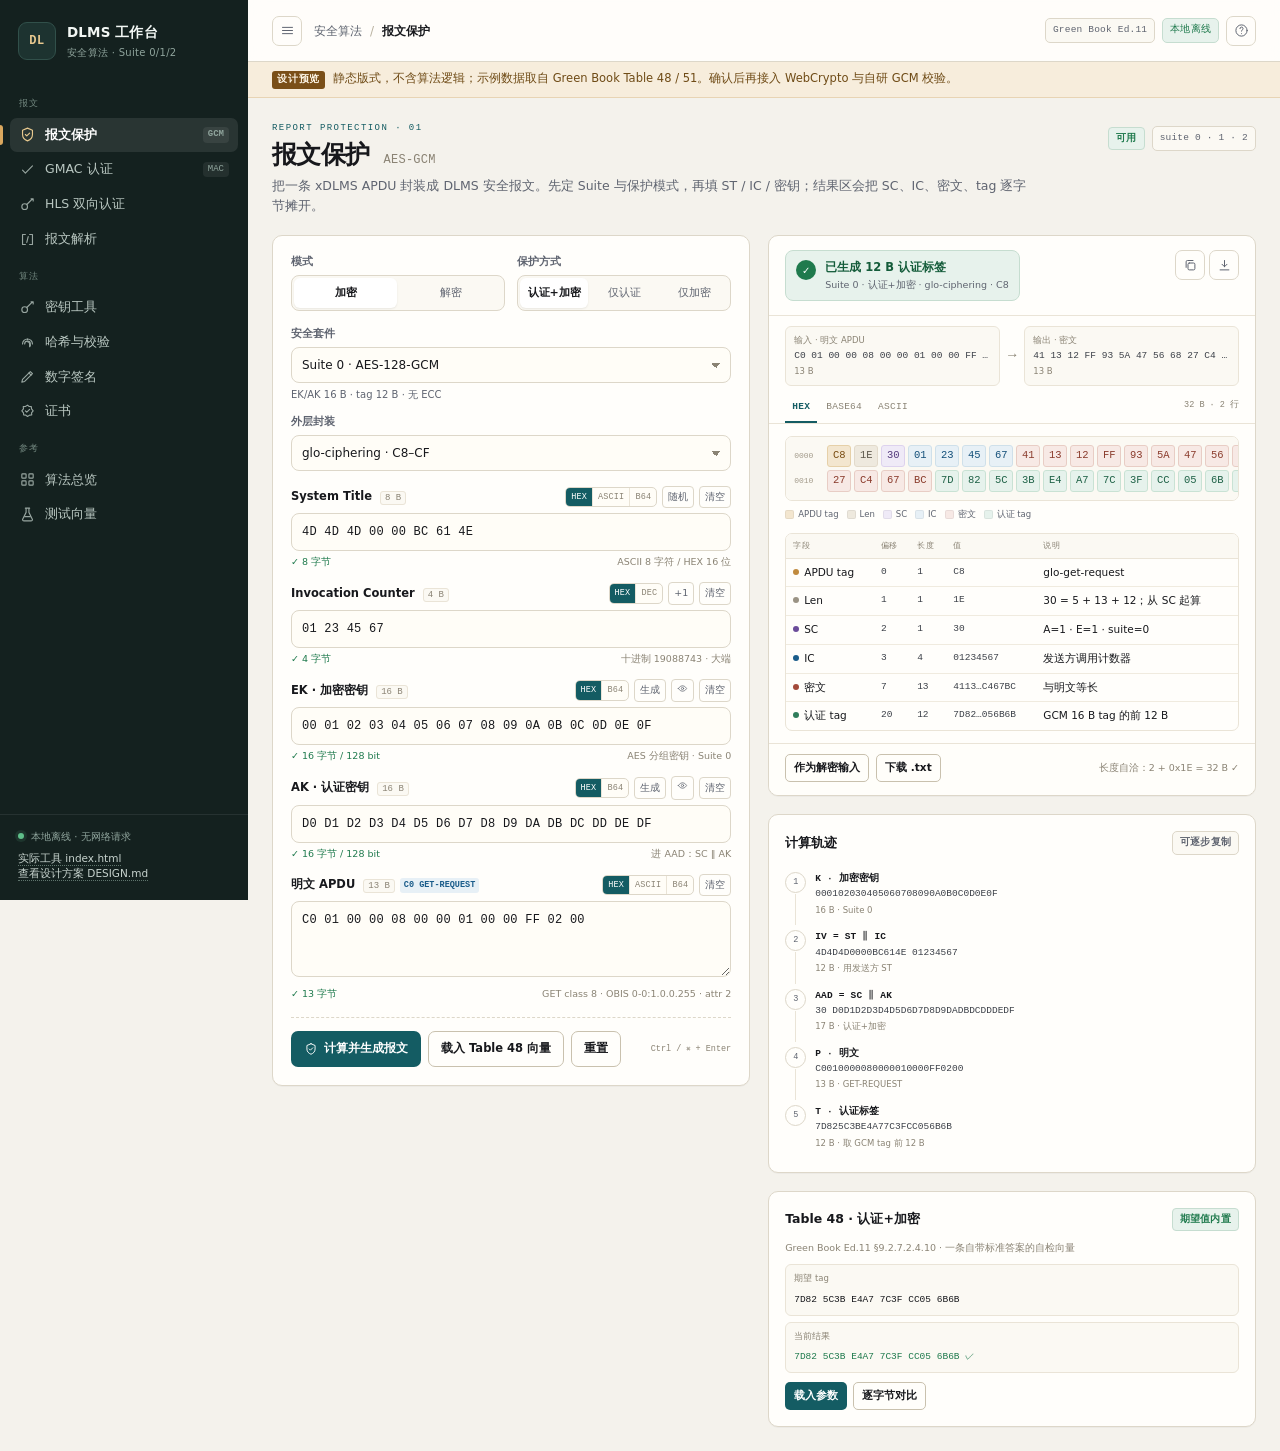
<file: dlms-tool/design-preview.html>
<!DOCTYPE html>
<html lang="zh-CN">
<head>
<meta charset="UTF-8">
<meta name="viewport" content="width=device-width, initial-scale=1">
<title>DLMS 安全算法工作台 · UI 设计预览</title>
<style>
  :root{
    --bg:#F4F2EC; --surface:#FFFEFB; --surface-2:#FBF9F3;
    --ink:#17181C; --muted:#5F6470; --faint:#8A8374;
    --line:#DDD7C9; --line-2:#EAE4D7; --line-strong:#C9C1AE;
    --brand:#145C63; --brand-dark:#0F4A50; --brand-2:#1A5C8A;
    --brand-soft:#E6F0EF; --blue-soft:#E7F0F6;
    --accent:#B5762A; --accent-soft:#F7EDDC;
    --ok:#1F7A4D; --ok-soft:#E7F2EC;
    --danger:#B23A3A; --danger-soft:#F8E8E6;
    --purple:#6B4C9A; --purple-soft:#EFEAF7;
    --ct:#A34A3A; --ct-soft:#F7E9E5;
    --tag:#2F7D5B; --tag-soft:#E6F2EC;
    --mono:"JetBrains Mono","Cascadia Code","SFMono-Regular",Consolas,monospace;
    --sans:"Inter","PingFang SC","Microsoft YaHei",system-ui,-apple-system,sans-serif;
    --r:10px;
  }
  *{box-sizing:border-box}
  html,body{margin:0;padding:0}
  body{background:var(--bg);color:var(--ink);font-family:var(--sans);font-size:14px;line-height:1.5;-webkit-font-smoothing:antialiased}
  button,input,textarea,select{font:inherit;color:inherit}
  button{cursor:pointer}
  a{color:var(--brand);text-decoration:none}
  .sprite{display:none}
  .ico{width:18px;height:18px;flex:none;stroke:currentColor;fill:none;stroke-width:1.6;stroke-linecap:round;stroke-linejoin:round}
  .app{display:flex;min-height:100vh}

  /* ---------- sidebar ---------- */
  .sidebar{width:248px;flex:none;background:#14211F;color:#C7D3CE;height:100vh;position:sticky;top:0;display:flex;flex-direction:column;z-index:40}
  .brand{display:flex;gap:11px;align-items:center;padding:22px 18px 18px}
  .brand-mark{width:38px;height:38px;border-radius:9px;background:#1D3330;border:1px solid #31504A;display:grid;place-items:center;font-family:var(--mono);font-weight:700;font-size:12px;color:#E8C98F;letter-spacing:.04em}
  .brand-name{font-size:13.5px;font-weight:700;color:#F2F7F4;letter-spacing:.01em}
  .brand-sub{font-size:10px;color:#8FA49C;margin-top:2px;letter-spacing:.03em}
  .nav{padding:6px 10px 18px;overflow-y:auto;flex:1}
  .nav-label{font-family:var(--mono);font-size:9px;letter-spacing:.16em;text-transform:uppercase;color:#72877F;padding:14px 9px 6px}
  .nav-item{position:relative;width:100%;display:flex;align-items:center;gap:9px;padding:8px 9px;border:0;background:transparent;border-radius:7px;color:#B9C7C1;font-size:12.5px;text-align:left;transition:background .15s,color .15s}
  .nav-item:hover{background:rgba(255,255,255,.055);color:#F1F6F3}
  .nav-item.active{background:rgba(255,255,255,.09);color:#FFFFFF;font-weight:600}
  .nav-item.active::before{content:"";position:absolute;left:-10px;top:7px;bottom:7px;width:3px;border-radius:0 3px 3px 0;background:#D9A75E}
  .nav-item .ico{width:17px;height:17px;opacity:.8}
  .nav-item.active .ico{opacity:1;color:#E8C98F}
  .nav-count{margin-left:auto;font-family:var(--mono);font-size:9px;color:#8FA49C;background:rgba(255,255,255,.07);padding:1px 5px;border-radius:4px}
  .side-foot{padding:14px 18px 18px;border-top:1px solid rgba(255,255,255,.08);font-size:10px;color:#8FA49C}
  .offline{display:flex;align-items:center;gap:7px;margin-bottom:7px}
  .pulse{width:6px;height:6px;border-radius:50%;background:#5FBF8A;box-shadow:0 0 0 3px rgba(95,191,138,.12)}
  .side-link{color:#C7D3CE;font-size:10.5px;border-bottom:1px dotted #5E746C;padding-bottom:1px}

  /* ---------- topbar ---------- */
  .main{flex:1;min-width:0;display:flex;flex-direction:column}
  .topbar{height:62px;display:flex;align-items:center;gap:12px;padding:0 24px;background:rgba(255,254,251,.92);backdrop-filter:blur(8px);border-bottom:1px solid var(--line);position:sticky;top:0;z-index:30}
  .menu-btn{display:none}
  .crumb{display:flex;align-items:center;gap:8px;font-size:12px;color:var(--muted);min-width:0}
  .crumb strong{color:var(--ink);font-weight:600;white-space:nowrap;overflow:hidden;text-overflow:ellipsis}
  .crumb .sep{color:#B9B1A0}
  .top-actions{margin-left:auto;display:flex;align-items:center;gap:7px}
  .badge{font-family:var(--mono);font-size:9.5px;letter-spacing:.02em;padding:4px 7px;border-radius:5px;border:1px solid var(--line);color:var(--muted);background:var(--surface-2);white-space:nowrap}
  .badge-ok{color:var(--ok);border-color:#C6DDD0;background:var(--ok-soft)}
  .icon-btn{width:30px;height:30px;display:grid;place-items:center;border:1px solid var(--line);border-radius:7px;background:transparent;color:var(--muted);padding:0}
  .icon-btn:hover{background:var(--surface-2);color:var(--ink)}
  .icon-btn .ico{width:15px;height:15px}

  .preview-note{display:flex;gap:8px;align-items:flex-start;flex-wrap:wrap;padding:8px 24px;background:var(--accent-soft);border-bottom:1px solid #E8D4B4;color:#6F4B16;font-size:11.5px}
  .preview-note span{min-width:0}
  .preview-note strong{font-family:var(--mono);font-size:9.5px;letter-spacing:.08em;background:#7A4F18;color:#FFF7E8;padding:2px 5px;border-radius:3px;white-space:nowrap;margin-top:1px}

  .content{padding:24px;max-width:1500px;width:100%;margin:0 auto;min-width:0;overflow-x:clip}
  .view{display:none}
  .view.active{display:block;animation:fade .18s ease}
  @keyframes fade{from{opacity:.4;transform:translateY(2px)}to{opacity:1;transform:none}}

  /* ---------- page head ---------- */
  .page-head{display:flex;justify-content:space-between;align-items:flex-start;gap:18px;margin-bottom:18px}
  .kicker{font-family:var(--mono);font-size:9px;letter-spacing:.16em;text-transform:uppercase;color:var(--brand);margin:0 0 4px}
  h1{font-size:25px;line-height:1.2;letter-spacing:-.025em;margin:0 0 6px;font-weight:700}
  .h1-sub{font-family:var(--mono);font-size:12px;color:var(--faint);font-weight:400;letter-spacing:.02em;margin-left:6px}
  .lede{max-width:760px;margin:0;color:var(--muted);font-size:12.5px;line-height:1.65}
  .head-meta{display:flex;align-items:center;gap:7px;flex-wrap:wrap;justify-content:flex-end;padding-top:4px}
  .pill{display:inline-flex;align-items:center;gap:4px;font-size:9.5px;font-weight:600;letter-spacing:.03em;padding:3px 7px;border-radius:4px;border:1px solid var(--line);background:var(--surface-2);color:var(--muted);white-space:nowrap}
  .pill-ok{color:var(--ok);border-color:#C6DDD0;background:var(--ok-soft)}
  .pill-plan{color:var(--accent);border-color:#E8D4B4;background:var(--accent-soft)}
  .pill-parse{color:var(--brand-2);border-color:#C9DCE8;background:var(--blue-soft)}
  .mono{font-family:var(--mono)}

  /* ---------- layout ---------- */
  .workbench{display:grid;grid-template-columns:minmax(0,1fr) minmax(0,1.02fr);gap:18px;align-items:start}
  .right-stack{display:flex;flex-direction:column;gap:18px;min-width:0}
  .below-grid{display:grid;grid-template-columns:1.12fr .88fr;gap:18px;margin-top:18px}
  .card{background:var(--surface);border:1px solid var(--line);border-radius:var(--r);box-shadow:0 1px 0 rgba(23,24,28,.03);min-width:0}
  .workbench>*{min-width:0}
  .form-card{padding:18px}
  .card h2,.card h3{margin:0}
  .card h3{font-size:12.5px;font-weight:700;display:flex;align-items:center;justify-content:space-between;gap:10px;margin-bottom:10px}

  /* ---------- form ---------- */
  .control-grid{display:grid;grid-template-columns:1fr 1fr;gap:12px;margin-bottom:15px}
  .control-grid.two{grid-template-columns:1.25fr .75fr}
  .control-grid>div{min-width:0}
  .control-label{display:block;font-size:10.5px;font-weight:600;color:var(--muted);margin-bottom:5px;letter-spacing:.01em}
  .seg{display:flex;gap:2px;border:1px solid var(--line);border-radius:8px;background:var(--surface-2);padding:2px;min-width:0}
  .seg button{flex:1;min-width:0;border:0;background:transparent;border-radius:6px;padding:7px 6px;font-size:11px;color:var(--muted);font-weight:500;white-space:nowrap;overflow:hidden;text-overflow:ellipsis}
  .seg button.active{background:#FFFFFF;color:var(--ink);font-weight:700;box-shadow:0 1px 2px rgba(23,24,28,.08)}
  .select{width:100%;min-width:0;border:1px solid var(--line);border-radius:8px;background:#FFFDF7;padding:8px 10px;font-size:12px;color:var(--ink);appearance:none;background-image:linear-gradient(45deg,transparent 50%,#8A8374 50%),linear-gradient(135deg,#8A8374 50%,transparent 50%);background-position:calc(100% - 14px) 51%,calc(100% - 9px) 51%;background-size:5px 5px,5px 5px;background-repeat:no-repeat}
  .suite-note{font-size:10px;color:var(--muted);margin-top:4px}

  .field{margin-bottom:13px;min-width:0}
  .field-head{display:flex;align-items:center;justify-content:space-between;gap:8px;margin-bottom:5px;flex-wrap:wrap}
  .field-head label{font-size:11.5px;font-weight:600;color:var(--ink)}
  .req{font-family:var(--mono);font-size:9px;font-weight:400;color:var(--faint);background:var(--surface-2);border:1px solid var(--line-2);padding:1px 4px;border-radius:3px;margin-left:4px}
  .field-tools{display:flex;align-items:center;gap:5px;flex-wrap:wrap}
  .fmt-group{display:flex;border:1px solid var(--line);border-radius:5px;overflow:hidden;background:#FFFDF7}
  .fmt{font-family:var(--mono);font-size:8.5px;letter-spacing:.02em;padding:3px 5px;border:0;border-right:1px solid var(--line-2);background:transparent;color:var(--faint)}
  .fmt:last-child{border-right:0}
  .fmt.active{background:var(--brand);color:#fff}
  .mini-btn{font-size:9.5px;padding:3px 5px;border:1px solid var(--line);background:transparent;border-radius:4px;color:var(--muted);white-space:nowrap}
  .mini-btn:hover{background:var(--surface-2);color:var(--ink)}
  .mini-btn.danger:hover{color:var(--danger);border-color:#E0BFBB}
  .mono-input{width:100%;min-width:0;max-width:100%;border:1px solid var(--line);border-radius:8px;background:#FFFDF7;padding:9px 10px;font-family:var(--mono);font-size:12px;letter-spacing:.02em;color:var(--ink);transition:border-color .15s,box-shadow .15s}
  .mono-input:focus{outline:none;border-color:var(--brand);box-shadow:0 0 0 3px rgba(20,92,99,.1)}
  textarea.mono-input{min-height:76px;resize:vertical;line-height:1.65}
  .mono-input.masked{-webkit-text-security:disc;letter-spacing:.15em}
  .field-foot{display:flex;align-items:center;justify-content:space-between;gap:8px;margin-top:4px;font-size:9.5px;color:var(--faint)}
  .ok-text{color:var(--ok)}
  .warn-text{color:var(--accent)}
  .bad-text{color:var(--danger)}
  .apdu-chip{display:inline-flex;align-items:center;font-family:var(--mono);font-size:8.5px;padding:1px 4px;border-radius:3px;background:var(--blue-soft);color:var(--brand-2);margin-left:5px;vertical-align:1px}

  .actions{display:flex;align-items:center;gap:7px;flex-wrap:wrap;margin-top:16px;padding-top:13px;border-top:1px dashed var(--line)}
  .btn{border:1px solid transparent;border-radius:7px;padding:8px 12px;font-size:11.5px;font-weight:600;display:inline-flex;align-items:center;gap:6px;white-space:nowrap}
  .btn .ico{width:14px;height:14px}
  .btn.primary{background:var(--brand);color:#fff}
  .btn.primary:hover{background:var(--brand-dark)}
  .btn.ghost{background:transparent;border-color:var(--line-strong);color:var(--ink)}
  .btn.ghost:hover{background:var(--surface-2)}
  .btn.small{padding:5px 8px;font-size:10.5px;border-radius:5px}
  .action-note{margin-left:auto;font-family:var(--mono);font-size:8.5px;color:var(--faint);white-space:nowrap}

  /* ---------- result ---------- */
  .result-card{overflow:hidden}
  .result-head{padding:14px 16px;display:flex;align-items:flex-start;justify-content:space-between;gap:10px;border-bottom:1px solid var(--line-2)}
  .io-compare{display:grid;grid-template-columns:minmax(0,1fr) auto minmax(0,1fr);gap:7px;align-items:stretch;padding:10px 16px 0}
  .io-cell{background:var(--surface-2);border:1px solid var(--line-2);border-radius:6px;padding:7px 8px;min-width:0}
  .io-cell span{display:block;font-size:8.5px;color:var(--faint);margin-bottom:2px}
  .io-cell code{display:block;font-family:var(--mono);font-size:9.5px;white-space:nowrap;overflow:hidden;text-overflow:ellipsis;color:#3C4048}
  .io-cell small{display:block;font-size:8.5px;color:var(--faint);margin-top:2px}
  .io-arrow{display:grid;place-items:center;color:var(--faint);font-family:var(--mono);font-size:14px;padding:0 1px}
  .status{display:flex;gap:9px;align-items:flex-start;padding:9px 10px;border-radius:8px;border:1px solid #C6DDD0;background:var(--ok-soft);min-width:0}
  .status.ok{color:#145C3A}
  .status.warn{border-color:#E8D4B4;background:var(--accent-soft);color:#6F4B16}
  .status.bad{border-color:#E0BFBB;background:var(--danger-soft);color:#7E2525}
  .status-ico{width:20px;height:20px;border-radius:50%;background:var(--ok);color:#fff;display:grid;place-items:center;font-size:10px;font-weight:700;flex:none}
  .status.warn .status-ico{background:var(--accent)}
  .status.bad .status-ico{background:var(--danger)}
  .status strong{display:block;font-size:11.5px;line-height:1.35}
  .status small{display:block;font-size:9.5px;color:var(--muted);margin-top:2px;line-height:1.4}
  .result-actions{display:flex;gap:4px;flex:none}
  .tabs{display:flex;align-items:center;gap:2px;padding:8px 16px 0;border-bottom:1px solid var(--line-2)}
  .tab{border:0;background:transparent;font-family:var(--mono);font-size:9.5px;letter-spacing:.03em;color:var(--faint);padding:6px 7px 7px;border-bottom:2px solid transparent}
  .tab.active{color:var(--brand);border-color:var(--brand);font-weight:700}
  .tab-meta{margin-left:auto;font-family:var(--mono);font-size:8.5px;color:var(--faint);padding-bottom:6px}
  .pane{display:none;padding:12px 16px}
  .pane.active{display:block}
  .byte-view{background:var(--surface-2);border:1px solid var(--line-2);border-radius:7px;padding:8px;overflow-x:auto}
  .byte-row{display:flex;align-items:center;gap:3px;margin-bottom:3px}
  .byte-row:last-child{margin-bottom:0}
  .offset{width:30px;flex:none;font-family:var(--mono);font-size:8px;color:#A39B8B}
  .byte{width:24px;height:22px;flex:none;display:grid;place-items:center;font-family:var(--mono);font-size:10.5px;border-radius:3px;border:1px solid transparent}
  .b-tag{background:#F3E6CF;border-color:#E6D0A8;color:#7A4D12}
  .b-len{background:#EEE9DE;border-color:#E2DACB;color:#5F5A4E}
  .b-sc{background:var(--purple-soft);border-color:#DDD2EE;color:#553B7D}
  .b-ic{background:var(--blue-soft);border-color:#CFE0EA;color:#14507A}
  .b-ct{background:var(--ct-soft);border-color:#E8CDC5;color:#8A3B2C}
  .b-auth{background:var(--tag-soft);border-color:#C9E2D4;color:#1F6247}
  .b-plain{background:#F0F0ED;border-color:#E2E2DC;color:#3A3F4A}
  .legend{display:flex;flex-wrap:wrap;gap:8px;margin-top:7px}
  .lg{display:inline-flex;align-items:center;gap:4px;font-size:8.5px;color:var(--muted)}
  .sw{width:9px;height:9px;border-radius:2px;border:1px solid rgba(0,0,0,.06)}
  .sw.tag{background:#F3E6CF}.sw.len{background:#EEE9DE}.sw.sc{background:var(--purple-soft)}.sw.ic{background:var(--blue-soft)}.sw.ct{background:var(--ct-soft)}.sw.auth{background:var(--tag-soft)}
  .pane textarea{width:100%;min-height:96px;border:1px solid var(--line);border-radius:7px;background:var(--surface-2);font-family:var(--mono);font-size:10.5px;padding:8px;resize:vertical;line-height:1.6}
  .pane pre{margin:0;background:var(--surface-2);border:1px solid var(--line-2);border-radius:7px;padding:9px;font-family:var(--mono);font-size:10.5px;line-height:1.7;white-space:pre-wrap;word-break:break-all}
  .field-table-wrap{margin:0 16px 12px;border:1px solid var(--line-2);border-radius:7px;overflow-x:auto}
  .field-table{width:100%;border-collapse:collapse;font-size:10.5px;min-width:430px}
  .field-table th{text-align:left;padding:6px 7px;background:var(--surface-2);color:var(--faint);font-family:var(--mono);font-size:8px;letter-spacing:.05em;text-transform:uppercase;border-bottom:1px solid var(--line-2);font-weight:500}
  .field-table td{padding:6px 7px;border-bottom:1px solid #F0EBDF;vertical-align:top}
  .field-table tr:last-child td{border-bottom:0}
  .field-table td.mono{font-family:var(--mono);font-size:9.5px;color:#3C4048}
  .dot{display:inline-block;width:6px;height:6px;border-radius:50%;margin-right:5px;vertical-align:1px}
  .dot.tag{background:#C08A3E}.dot.len{background:#9A9384}.dot.sc{background:var(--purple)}.dot.ic{background:var(--brand-2)}.dot.ct{background:var(--ct)}.dot.auth{background:var(--tag)}
  .result-foot{display:flex;align-items:center;gap:7px;flex-wrap:wrap;padding:10px 16px 13px;border-top:1px solid var(--line-2);background:#FFFEFA}
  .result-foot .hint{font-size:9.5px;color:var(--faint);margin-left:auto}
  .empty-state{display:none;padding:34px 18px;text-align:center;color:var(--muted)}
  .empty-state .big{width:38px;height:38px;border:1px dashed var(--line-strong);border-radius:50%;display:grid;place-items:center;margin:0 auto 9px;color:var(--faint)}
  .result-card.is-empty .result-body{display:none}
  .result-card.is-empty .io-compare{display:none}
  .result-card.is-empty .empty-state{display:block}
  .result-card.pulse{animation:pulse .55s ease}
  @keyframes pulse{0%{box-shadow:0 0 0 0 rgba(20,92,99,.22)}100%{box-shadow:0 0 0 8px rgba(20,92,99,0)}}

  /* ---------- below cards ---------- */
  .trace-card,.vector-card{padding:16px}
  .trace{list-style:none;margin:0;padding:0}
  .trace li{display:flex;gap:9px;padding:7px 0;position:relative}
  .trace li:not(:last-child)::after{content:"";position:absolute;left:10px;top:29px;bottom:-2px;width:1px;background:var(--line-2)}
  .trace-num{width:21px;height:21px;flex:none;border-radius:50%;border:1px solid var(--line);background:var(--surface);display:grid;place-items:center;font-family:var(--mono);font-size:8.5px;color:var(--muted);z-index:1}
  .trace b{display:block;font-family:var(--mono);font-size:9.5px;color:var(--ink);letter-spacing:.02em}
  .trace code{display:block;font-family:var(--mono);font-size:9.5px;color:#3C4048;word-break:break-all;line-height:1.5;margin-top:1px}
  .trace small{display:block;font-size:8.5px;color:var(--faint);margin-top:2px}
  .vector-note{font-size:9.5px;color:var(--faint);margin:0 0 9px}
  .vector-compare{display:grid;gap:6px}
  .vector-compare>div{background:var(--surface-2);border:1px solid var(--line-2);border-radius:6px;padding:7px 8px}
  .vector-compare span{display:block;font-size:8.5px;color:var(--faint);margin-bottom:2px}
  .vector-compare code{font-family:var(--mono);font-size:9.5px;word-break:break-all;line-height:1.5}
  .vector-actions{display:flex;gap:6px;margin-top:9px;flex-wrap:wrap}

  /* ---------- registry ---------- */
  .filters{display:flex;gap:5px;flex-wrap:wrap;margin-bottom:14px}
  .filter{font-size:10px;padding:4px 8px;border:1px solid var(--line);border-radius:999px;background:var(--surface);color:var(--muted)}
  .filter.active{background:var(--brand);border-color:var(--brand);color:#fff;font-weight:600}
  .algo-grid{display:grid;grid-template-columns:repeat(3,minmax(0,1fr));gap:12px}
  .algo-card{text-align:left;background:var(--surface);border:1px solid var(--line);border-radius:9px;padding:13px;transition:border-color .15s,transform .15s,box-shadow .15s}
  .algo-card:hover{border-color:#AFC8C4;transform:translateY(-1px);box-shadow:0 3px 10px rgba(23,24,28,.05)}
  .algo-card.planned{opacity:.62;border-style:dashed;background:#FCFAF4}
  .algo-card.planned:hover{transform:none;box-shadow:none;border-color:var(--line-strong)}
  .algo-top{display:flex;align-items:flex-start;justify-content:space-between;gap:8px}
  .algo-ico{width:27px;height:27px;border-radius:6px;background:var(--brand-soft);color:var(--brand);display:grid;place-items:center}
  .algo-ico .ico{width:15px;height:15px}
  .algo-card h3{font-size:12.5px;margin:9px 0 3px;line-height:1.3}
  .algo-card p{font-size:10.5px;color:var(--muted);margin:0 0 8px;line-height:1.5;min-height:31px}
  .algo-io{display:grid;gap:2px;border-top:1px dashed var(--line-2);padding-top:7px;font-size:9px;color:var(--faint);line-height:1.45}
  .algo-io b{color:var(--muted);font-weight:600}
  .algo-spec{font-family:var(--mono);font-size:8px;color:#9C9484;margin-top:7px}

  /* ---------- certificate ---------- */
  .cert-grid{display:grid;grid-template-columns:310px minmax(0,1fr);gap:18px;align-items:start}
  .cert-left,.cert-right{padding:16px}
  .dropzone{border:1.5px dashed var(--line-strong);border-radius:9px;background:var(--surface-2);padding:18px 12px;text-align:center}
  .dropzone .big{width:38px;height:38px;border:1px solid var(--line);border-radius:9px;display:grid;place-items:center;margin:0 auto 8px;color:var(--brand);background:var(--surface)}
  .dropzone strong{display:block;font-size:11.5px;margin-bottom:3px}
  .dropzone p{font-size:9.5px;color:var(--faint);margin:0 0 9px}
  .chain{list-style:none;margin:11px 0 0;padding:0}
  .chain-item{display:flex;align-items:center;gap:8px;border:1px solid var(--line-2);border-radius:7px;padding:7px 8px;margin-bottom:5px;font-size:10px;color:var(--muted)}
  .chain-item.active{border-color:#B9D2CE;background:var(--brand-soft);color:var(--ink)}
  .chain-item .dot{width:6px;height:6px;border-radius:50%;background:var(--ok);flex:none;margin:0}
  .chain-item small{display:block;font-size:8.5px;color:var(--faint)}
  .kv{display:grid;grid-template-columns:104px minmax(0,1fr);gap:7px 10px;font-size:10.5px;margin:0}
  .kv dt{color:var(--faint)}
  .kv dd{margin:0;font-family:var(--mono);font-size:9.5px;color:#3C4048;word-break:break-all;line-height:1.5}
  .badge-row{display:flex;gap:5px;flex-wrap:wrap;margin-top:4px}
  .mini-badge{font-family:var(--mono);font-size:8px;padding:2px 5px;border-radius:3px;border:1px solid #C9E2D4;background:var(--tag-soft);color:#1F6247}
  .cert-section{border-top:1px solid var(--line-2);margin-top:12px;padding-top:11px}
  .cert-section h4{font-size:10.5px;margin:0 0 6px;color:var(--ink)}
  .verify-row{display:flex;gap:6px;align-items:center;flex-wrap:wrap}
  .note{background:var(--surface-2);border-left:3px solid var(--accent);padding:8px 10px;font-size:9.5px;color:var(--muted);line-height:1.55;border-radius:0 5px 5px 0}
  .key-actions{display:flex;gap:5px;flex-wrap:wrap}

  /* ---------- placeholder ---------- */
  .placeholder-card{padding:30px 20px;text-align:center}
  .placeholder-card .big{width:44px;height:44px;border:1px dashed var(--line-strong);border-radius:10px;display:grid;place-items:center;margin:0 auto 10px;color:var(--brand)}
  .placeholder-card h2{font-size:16px;margin:0 0 5px}
  .placeholder-card p{max-width:520px;margin:0 auto 16px;font-size:11.5px;color:var(--muted);line-height:1.7}
  .mini-wire{display:grid;grid-template-columns:1fr 1.1fr;gap:8px;max-width:520px;margin:0 auto 16px}
  .mini-wire div{height:46px;border:1px dashed var(--line-strong);border-radius:6px;background:var(--surface-2);display:grid;place-items:center;font-family:var(--mono);font-size:8.5px;color:var(--faint)}
  .mini-wire div.wide{grid-column:1/-1;height:34px}

  /* ---------- toast / scrim / mobile bar ---------- */
  .toast{position:fixed;right:20px;bottom:20px;z-index:120;background:#1B2422;color:#F4F8F5;padding:9px 13px;border-radius:7px;font-size:11px;box-shadow:0 8px 24px rgba(0,0,0,.18);opacity:0;transform:translateY(8px);pointer-events:none;transition:opacity .18s,transform .18s;max-width:min(360px,calc(100vw - 40px))}
  .toast.show{opacity:1;transform:none}
  .scrim{display:none;position:fixed;inset:0;background:rgba(15,20,18,.42);z-index:35}
  .mobile-bar{display:none}

  /* ---------- responsive ---------- */
  @media (max-width:1180px){
    .workbench{grid-template-columns:minmax(0,1fr) minmax(0,1fr)}
    .algo-grid{grid-template-columns:repeat(2,minmax(0,1fr))}
  }
  @media (max-width:1020px){
    .sidebar{position:fixed;left:0;top:0;transform:translateX(-102%);transition:transform .2s ease;box-shadow:12px 0 30px rgba(0,0,0,.15)}
    body.nav-open .sidebar{transform:none}
    body.nav-open .scrim{display:block}
    .menu-btn{display:grid}
    .topbar{padding:0 16px}
    .preview-note{padding-left:16px;padding-right:16px}
    .content{padding:18px 16px}
    .workbench{grid-template-columns:1fr}
    .below-grid{grid-template-columns:1fr}
    .cert-grid{grid-template-columns:1fr}
    .head-meta{display:none}
  }
  @media (max-width:640px){
    body{font-size:13px;overflow-x:hidden}
    .topbar{height:56px}
    .top-actions .badge{display:none}
    .crumb{overflow:hidden}
    .top-actions{flex:none}
    .content{padding:14px 12px 78px}
    h1{font-size:21px}
    .h1-sub{display:block;margin:3px 0 0}
    .control-grid,.control-grid.two{grid-template-columns:1fr}
    .algo-grid{grid-template-columns:1fr}
    .field-tools{width:100%;justify-content:flex-start}
    .action-note{display:none}
    .actions{display:none}
    .mobile-bar{display:flex;position:fixed;left:0;right:0;bottom:0;z-index:50;background:rgba(255,254,251,.96);backdrop-filter:blur(8px);border-top:1px solid var(--line);padding:9px 12px calc(9px + env(safe-area-inset-bottom));gap:8px;align-items:center}
    .mobile-bar .btn{flex:1;justify-content:center}
    .mobile-bar .status-mini{font-family:var(--mono);font-size:8.5px;color:var(--ok);white-space:nowrap}
    .byte{width:22px;height:21px;font-size:9.5px}
    .field-table{min-width:400px}
    .tabs{padding-left:12px;padding-right:12px}
    .pane{padding:10px 12px}
    .field-table-wrap{margin-left:12px;margin-right:12px}
    .result-head{padding:11px 12px}
    .result-foot{padding:9px 12px 11px}
  }
  @media (prefers-reduced-motion:reduce){
    *{animation:none!important;transition:none!important}
  }
</style>
</head>
<body>
<svg class="sprite" aria-hidden="true" xmlns="http://www.w3.org/2000/svg">
  <symbol id="i-shield" viewBox="0 0 24 24"><path d="M12 3l7 3v6c0 4.4-2.9 7.4-7 9-4.1-1.6-7-4.6-7-9V6l7-3z"/><path d="M9 12l2 2 4-4"/></symbol>
  <symbol id="i-check" viewBox="0 0 24 24"><path d="M5 13l4 4L19 7"/></symbol>
  <symbol id="i-key" viewBox="0 0 24 24"><circle cx="8" cy="15" r="4"/><path d="M11 12l8-8M17 4h3v3"/></symbol>
  <symbol id="i-finger" viewBox="0 0 24 24"><path d="M12 11a3 3 0 0 1 3 3v4"/><path d="M8 14a4 4 0 0 1 8 0v3"/><path d="M5 14a7 7 0 0 1 14 0"/><path d="M12 7v1"/></symbol>
  <symbol id="i-pen" viewBox="0 0 24 24"><path d="M4 20l4-1L19 8l-3-3L5 16l-1 4z"/><path d="M14 7l3 3"/></symbol>
  <symbol id="i-badge" viewBox="0 0 24 24"><path d="M12 3l2.4 1.9 3 .3.3 3L20 11l-2.3 2.8.3 3-3 .3L12 19l-2.4-1.9-3-.3-.3-3L4 11l2.3-2.8-.3-3 3-.3L12 3z"/><path d="M9 11l2 2 4-4"/></symbol>
  <symbol id="i-code" viewBox="0 0 24 24"><path d="M9 5H5v14h4M15 5h4v14h-4"/><path d="M13 8l-2 8"/></symbol>
  <symbol id="i-grid" viewBox="0 0 24 24"><rect x="4" y="4" width="6" height="6" rx="1"/><rect x="14" y="4" width="6" height="6" rx="1"/><rect x="4" y="14" width="6" height="6" rx="1"/><rect x="14" y="14" width="6" height="6" rx="1"/></symbol>
  <symbol id="i-flask" viewBox="0 0 24 24"><path d="M9 3h6M10 3v6L5 19a2 2 0 0 0 2 2h10a2 2 0 0 0 2-2L14 9V3"/><path d="M8 15h8"/></symbol>
  <symbol id="i-menu" viewBox="0 0 24 24"><path d="M4 7h16M4 12h16M4 17h16"/></symbol>
  <symbol id="i-copy" viewBox="0 0 24 24"><rect x="8" y="8" width="11" height="11" rx="2"/><path d="M5 15V6a2 2 0 0 1 2-2h9"/></symbol>
  <symbol id="i-download" viewBox="0 0 24 24"><path d="M12 4v10M8 10l4 4 4-4M5 19h14"/></symbol>
  <symbol id="i-eye" viewBox="0 0 24 24"><path d="M3 12s3.5-6 9-6 9 6 9 6-3.5 6-9 6-9-6-9-6z"/><circle cx="12" cy="12" r="2.5"/></symbol>
  <symbol id="i-help" viewBox="0 0 24 24"><circle cx="12" cy="12" r="9"/><path d="M9.5 9a2.5 2.5 0 1 1 3.5 2.3c-.7.4-1 .9-1 1.7"/><path d="M12 17h.01"/></symbol>
  <symbol id="i-arrow" viewBox="0 0 24 24"><path d="M5 12h14M13 6l6 6-6 6"/></symbol>
</svg>

<div class="app">
  <aside class="sidebar" id="sidebar" aria-label="算法导航">
    <div class="brand">
      <div class="brand-mark">DL</div>
      <div>
        <div class="brand-name">DLMS 工作台</div>
        <div class="brand-sub">安全算法 · Suite 0/1/2</div>
      </div>
    </div>
    <nav class="nav">
      <div class="nav-label">报文</div>
      <button class="nav-item active" data-view="aes" aria-current="page"><svg class="ico"><use href="#i-shield"/></svg>报文保护<span class="nav-count">GCM</span></button>
      <button class="nav-item" data-view="gmac"><svg class="ico"><use href="#i-check"/></svg>GMAC 认证<span class="nav-count">MAC</span></button>
      <button class="nav-item" data-view="hls"><svg class="ico"><use href="#i-key"/></svg>HLS 双向认证</button>
      <button class="nav-item" data-view="parse"><svg class="ico"><use href="#i-code"/></svg>报文解析</button>

      <div class="nav-label">算法</div>
      <button class="nav-item" data-view="keys"><svg class="ico"><use href="#i-key"/></svg>密钥工具</button>
      <button class="nav-item" data-view="hash"><svg class="ico"><use href="#i-finger"/></svg>哈希与校验</button>
      <button class="nav-item" data-view="sign"><svg class="ico"><use href="#i-pen"/></svg>数字签名</button>
      <button class="nav-item" data-view="cert"><svg class="ico"><use href="#i-badge"/></svg>证书</button>

      <div class="nav-label">参考</div>
      <button class="nav-item" data-view="registry"><svg class="ico"><use href="#i-grid"/></svg>算法总览</button>
      <button class="nav-item" data-view="vectors"><svg class="ico"><use href="#i-flask"/></svg>测试向量</button>
    </nav>
    <div class="side-foot">
      <div class="offline"><span class="pulse"></span>本地离线 · 无网络请求</div>
      <a class="side-link" href="index.html">实际工具 index.html</a><br>
      <a class="side-link" href="DESIGN.md" target="_blank">查看设计方案 DESIGN.md</a>
    </div>
  </aside>

  <div class="main">
    <header class="topbar">
      <button class="icon-btn menu-btn" id="menuBtn" aria-label="打开导航"><svg class="ico"><use href="#i-menu"/></svg></button>
      <div class="crumb"><span>安全算法</span><span class="sep">/</span><strong id="crumbTitle">报文保护</strong></div>
      <div class="top-actions">
        <span class="badge">Green Book Ed.11</span>
        <span class="badge badge-ok">本地离线</span>
        <button class="icon-btn" data-toast="帮助页将在实现阶段加入：算法口径、规范出处与常见错误。" aria-label="帮助"><svg class="ico"><use href="#i-help"/></svg></button>
      </div>
    </header>

    <div class="preview-note">
      <strong>设计预览</strong>
      <span>静态版式，不含算法逻辑；示例数据取自 Green Book Table 48 / 51。确认后再接入 WebCrypto 与自研 GCM 校验。</span>
    </div>

    <main class="content">

      <!-- ============ AES ============ -->
      <section class="view active" id="view-aes">
        <div class="page-head">
          <div>
            <p class="kicker">Report protection · 01</p>
            <h1>报文保护 <span class="h1-sub">AES-GCM</span></h1>
            <p class="lede">把一条 xDLMS APDU 封装成 DLMS 安全报文。先定 Suite 与保护模式，再填 ST / IC / 密钥；结果区会把 SC、IC、密文、tag 逐字节摊开。</p>
          </div>
          <div class="head-meta">
            <span class="pill pill-ok">可用</span>
            <span class="badge">suite 0 · 1 · 2</span>
          </div>
        </div>

        <div class="workbench">
          <div class="card form-card">
            <div class="control-grid">
              <div>
                <span class="control-label">模式</span>
                <div class="seg" data-seg="mode">
                  <button class="active" data-mode="enc">加密</button>
                  <button data-mode="dec">解密</button>
                </div>
              </div>
              <div>
                <span class="control-label">保护方式</span>
                <div class="seg" data-seg="protect">
                  <button class="active" data-protect="ae">认证+加密</button>
                  <button data-protect="auth">仅认证</button>
                  <button data-protect="enc">仅加密</button>
                </div>
              </div>
            </div>

            <div class="control-grid" style="grid-template-columns:1fr">
              <div>
                <span class="control-label">安全套件</span>
                <select class="select" id="suiteSelect">
                  <option value="0">Suite 0 · AES-128-GCM</option>
                  <option value="1">Suite 1 · AES-128 + P-256 + SHA-256</option>
                  <option value="2">Suite 2 · AES-256 + P-384 + SHA-384</option>
                </select>
                <div class="suite-note" id="suiteNote">EK/AK 16 B · tag 12 B · 无 ECC</div>
              </div>
              <div>
                <span class="control-label">外层封装</span>
                <select class="select">
                  <option>glo-ciphering · C8–CF</option>
                  <option>ded-ciphering · D0–D7</option>
                  <option>general-glo-ciphering · DB</option>
                  <option>general-ded-ciphering · DC</option>
                </select>
              </div>
            </div>

            <div class="field">
              <div class="field-head">
                <label for="st">System Title <span class="req">8 B</span></label>
                <div class="field-tools">
                  <div class="fmt-group" data-target="st"><button class="fmt active" data-fmt="hex">HEX</button><button class="fmt" data-fmt="ascii">ASCII</button><button class="fmt" data-fmt="b64">B64</button></div>
                  <button class="mini-btn" data-random="st" data-len="8">随机</button>
                  <button class="mini-btn danger" data-clear="st">清空</button>
                </div>
              </div>
              <input class="mono-input" id="st" data-hex="4D4D4D0000BC614E" value="4D 4D 4D 00 00 BC 61 4E" spellcheck="false" autocomplete="off">
              <div class="field-foot"><span class="ok-text">✓ 8 字节</span><span>ASCII 8 字符 / HEX 16 位</span></div>
            </div>

            <div class="field">
              <div class="field-head">
                <label for="ic">Invocation Counter <span class="req">4 B</span></label>
                <div class="field-tools">
                  <div class="fmt-group" data-target="ic"><button class="fmt active" data-fmt="hex">HEX</button><button class="fmt" data-fmt="dec">DEC</button></div>
                  <button class="mini-btn" data-step="ic">+1</button>
                  <button class="mini-btn danger" data-clear="ic">清空</button>
                </div>
              </div>
              <input class="mono-input" id="ic" data-hex="01234567" value="01 23 45 67" spellcheck="false" autocomplete="off">
              <div class="field-foot"><span class="ok-text">✓ 4 字节</span><span>十进制 19088743 · 大端</span></div>
            </div>

            <div class="field">
              <div class="field-head">
                <label for="ek">EK · 加密密钥 <span class="req" id="ekReq">16 B</span></label>
                <div class="field-tools">
                  <div class="fmt-group" data-target="ek"><button class="fmt active" data-fmt="hex">HEX</button><button class="fmt" data-fmt="b64">B64</button></div>
                  <button class="mini-btn" data-random="ek" data-len="16">生成</button>
                  <button class="mini-btn" data-mask="ek" aria-label="显示/隐藏 EK"><svg class="ico" style="width:11px;height:11px"><use href="#i-eye"/></svg></button>
                  <button class="mini-btn danger" data-clear="ek">清空</button>
                </div>
              </div>
              <input class="mono-input" id="ek" data-hex="000102030405060708090A0B0C0D0E0F" value="00 01 02 03 04 05 06 07 08 09 0A 0B 0C 0D 0E 0F" spellcheck="false" autocomplete="off">
              <div class="field-foot"><span class="ok-text" id="ekFoot">✓ 16 字节 / 128 bit</span><span id="ekHint">Suite 0/1</span></div>
            </div>

            <div class="field">
              <div class="field-head">
                <label for="ak">AK · 认证密钥 <span class="req" id="akReq">16 B</span></label>
                <div class="field-tools">
                  <div class="fmt-group" data-target="ak"><button class="fmt active" data-fmt="hex">HEX</button><button class="fmt" data-fmt="b64">B64</button></div>
                  <button class="mini-btn" data-random="ak" data-len="16">生成</button>
                  <button class="mini-btn" data-mask="ak" aria-label="显示/隐藏 AK"><svg class="ico" style="width:11px;height:11px"><use href="#i-eye"/></svg></button>
                  <button class="mini-btn danger" data-clear="ak">清空</button>
                </div>
              </div>
              <input class="mono-input" id="ak" data-hex="D0D1D2D3D4D5D6D7D8D9DADBDCDDDEDF" value="D0 D1 D2 D3 D4 D5 D6 D7 D8 D9 DA DB DC DD DE DF" spellcheck="false" autocomplete="off">
              <div class="field-foot"><span class="ok-text" id="akFoot">✓ 16 字节</span><span id="akHint">进 AAD：SC ‖ AK</span></div>
            </div>

            <div class="field">
              <div class="field-head">
                <label for="pt">明文 APDU <span class="req">13 B</span><span class="apdu-chip">C0 GET-REQUEST</span></label>
                <div class="field-tools">
                  <div class="fmt-group" data-target="pt"><button class="fmt active" data-fmt="hex">HEX</button><button class="fmt" data-fmt="ascii">ASCII</button><button class="fmt" data-fmt="b64">B64</button></div>
                  <button class="mini-btn danger" data-clear="pt">清空</button>
                </div>
              </div>
              <textarea class="mono-input" id="pt" data-hex="C0010000080000010000FF0200" spellcheck="false">C0 01 00 00 08 00 00 01 00 00 FF 02 00</textarea>
              <div class="field-foot"><span class="ok-text">✓ 13 字节</span><span>GET class 8 · OBIS 0-0:1.0.0.255 · attr 2</span></div>
            </div>

            <div class="actions">
              <button class="btn primary" id="computeBtn"><svg class="ico"><use href="#i-shield"/></svg>计算并生成报文</button>
              <button class="btn ghost" id="loadVector">载入 Table 48 向量</button>
              <button class="btn ghost" id="resetBtn">重置</button>
              <span class="action-note">Ctrl / ⌘ + Enter</span>
            </div>
          </div>

          <div class="right-stack">
          <div class="card result-card" id="resultCard">
            <div class="result-head">
              <div class="status ok" id="statusBox">
                <span class="status-ico">✓</span>
                <div><strong id="statusTitle">已生成 12 B 认证标签</strong><small id="statusSub">Suite 0 · 认证+加密 · glo-ciphering · C8</small></div>
              </div>
              <div class="result-actions">
                <button class="icon-btn" data-copy="C81E3001234567411312FF935A47566827C467BC7D825C3BE4A77C3FCC056B6B" aria-label="复制完整报文"><svg class="ico"><use href="#i-copy"/></svg></button>
                <button class="icon-btn" data-toast="下载功能将在实现阶段加入：.txt / .bin 两种格式。" aria-label="下载"><svg class="ico"><use href="#i-download"/></svg></button>
              </div>
            </div>

            <div class="io-compare">
              <div class="io-cell"><span id="ioInLabel">输入 · 明文 APDU</span><code id="ioInCode">C0 01 00 00 08 00 00 01 00 00 FF 02 00</code><small id="ioInSize">13 B</small></div>
              <div class="io-arrow">→</div>
              <div class="io-cell"><span id="ioOutLabel">输出 · 密文</span><code id="ioOutCode">41 13 12 FF 93 5A 47 56 68 27 C4 67 BC</code><small id="ioOutSize">13 B</small></div>
            </div>

            <div class="result-body">
              <div class="tabs" role="tablist" aria-label="结果格式">
                <button class="tab active" data-pane="hex" role="tab" aria-selected="true">HEX</button>
                <button class="tab" data-pane="b64" role="tab" aria-selected="false">BASE64</button>
                <button class="tab" data-pane="ascii" role="tab" aria-selected="false">ASCII</button>
                <span class="tab-meta">32 B · 2 行</span>
              </div>

              <div class="pane active" id="pane-hex" role="tabpanel">
                <div class="byte-view" aria-label="完整安全报文字节视图">
                  <div class="byte-row">
                    <span class="offset">0000</span>
                    <span class="byte b-tag">C8</span><span class="byte b-len">1E</span><span class="byte b-sc">30</span>
                    <span class="byte b-ic">01</span><span class="byte b-ic">23</span><span class="byte b-ic">45</span><span class="byte b-ic">67</span>
                    <span class="byte b-ct">41</span><span class="byte b-ct">13</span><span class="byte b-ct">12</span><span class="byte b-ct">FF</span>
                    <span class="byte b-ct">93</span><span class="byte b-ct">5A</span><span class="byte b-ct">47</span><span class="byte b-ct">56</span><span class="byte b-ct">68</span>
                  </div>
                  <div class="byte-row">
                    <span class="offset">0010</span>
                    <span class="byte b-ct">27</span><span class="byte b-ct">C4</span><span class="byte b-ct">67</span><span class="byte b-ct">BC</span>
                    <span class="byte b-auth">7D</span><span class="byte b-auth">82</span><span class="byte b-auth">5C</span><span class="byte b-auth">3B</span>
                    <span class="byte b-auth">E4</span><span class="byte b-auth">A7</span><span class="byte b-auth">7C</span><span class="byte b-auth">3F</span>
                    <span class="byte b-auth">CC</span><span class="byte b-auth">05</span><span class="byte b-auth">6B</span><span class="byte b-auth">6B</span>
                  </div>
                </div>
                <div class="legend">
                  <span class="lg"><i class="sw tag"></i>APDU tag</span><span class="lg"><i class="sw len"></i>Len</span><span class="lg"><i class="sw sc"></i>SC</span><span class="lg"><i class="sw ic"></i>IC</span><span class="lg"><i class="sw ct"></i>密文</span><span class="lg"><i class="sw auth"></i>认证 tag</span>
                </div>
              </div>
              <div class="pane" id="pane-b64" role="tabpanel"><textarea readonly spellcheck="false">yB4wASNFZ0ETEv+TWkdWaCfEZ7x9glw75Kd8P8wFa2s=</textarea></div>
              <div class="pane" id="pane-ascii" role="tabpanel"><pre>··0·#EgA····ZGVh'·g·}·\;··|?··kk</pre></div>

              <div class="field-table-wrap">
                <table class="field-table">
                  <thead><tr><th>字段</th><th>偏移</th><th>长度</th><th>值</th><th>说明</th></tr></thead>
                  <tbody>
                    <tr><td><i class="dot tag"></i>APDU tag</td><td class="mono">0</td><td class="mono">1</td><td class="mono">C8</td><td>glo-get-request</td></tr>
                    <tr><td><i class="dot len"></i>Len</td><td class="mono">1</td><td class="mono">1</td><td class="mono">1E</td><td>30 = 5 + 13 + 12；从 SC 起算</td></tr>
                    <tr><td><i class="dot sc"></i>SC</td><td class="mono">2</td><td class="mono">1</td><td class="mono">30</td><td>A=1 · E=1 · suite=0</td></tr>
                    <tr><td><i class="dot ic"></i>IC</td><td class="mono">3</td><td class="mono">4</td><td class="mono">01234567</td><td>发送方调用计数器</td></tr>
                    <tr><td><i class="dot ct"></i>密文</td><td class="mono">7</td><td class="mono">13</td><td class="mono">4113…C467BC</td><td>与明文等长</td></tr>
                    <tr><td><i class="dot auth"></i>认证 tag</td><td class="mono">20</td><td class="mono">12</td><td class="mono">7D82…056B6B</td><td>GCM 16 B tag 的前 12 B</td></tr>
                  </tbody>
                </table>
              </div>

              <div class="result-foot">
                <button class="btn small ghost" data-toast="将把这段报文带到解密模式，并自动识别 SC / IC / Len。">作为解密输入</button>
                <button class="btn small ghost" data-toast="下载功能将在实现阶段加入。">下载 .txt</button>
                <span class="hint">长度自洽：2 + 0x1E = 32 B ✓</span>
              </div>
            </div>

            <div class="empty-state">
              <div class="big"><svg class="ico"><use href="#i-shield"/></svg></div>
              <strong>等待参数</strong>
              <div style="font-size:9.5px;margin-top:3px">填入 ST / IC / 密钥与 APDU，或载入 Table 48 向量。</div>
            </div>
          </div>

          <div class="card trace-card">
            <h3>计算轨迹 <span class="badge">可逐步复制</span></h3>
            <ol class="trace">
              <li><span class="trace-num">1</span><div><b>K · 加密密钥</b><code>000102030405060708090A0B0C0D0E0F</code><small>16 B · Suite 0</small></div></li>
              <li><span class="trace-num">2</span><div><b>IV = ST ‖ IC</b><code>4D4D4D0000BC614E 01234567</code><small>12 B · 用发送方 ST</small></div></li>
              <li><span class="trace-num">3</span><div><b>AAD = SC ‖ AK</b><code>30 D0D1D2D3D4D5D6D7D8D9DADBDCDDDEDF</code><small>17 B · 认证+加密</small></div></li>
              <li><span class="trace-num">4</span><div><b>P · 明文</b><code>C0010000080000010000FF0200</code><small>13 B · GET-REQUEST</small></div></li>
              <li><span class="trace-num">5</span><div><b>T · 认证标签</b><code>7D825C3BE4A77C3FCC056B6B</code><small>12 B · 取 GCM tag 前 12 B</small></div></li>
            </ol>
          </div>

          <div class="card vector-card">
            <h3>Table 48 · 认证+加密 <span class="pill pill-ok">期望值内置</span></h3>
            <p class="vector-note">Green Book Ed.11 §9.2.7.2.4.10 · 一条自带标准答案的自检向量</p>
            <div class="vector-compare">
              <div><span>期望 tag</span><code>7D82 5C3B E4A7 7C3F CC05 6B6B</code></div>
              <div><span>当前结果</span><code class="ok-text">7D82 5C3B E4A7 7C3F CC05 6B6B ✓</code></div>
            </div>
            <div class="vector-actions">
              <button class="btn small primary" id="loadVector2">载入参数</button>
              <button class="btn small ghost" data-toast="实现阶段会显示期望/实际逐字节 diff，并标出第一个不一致的字节。">逐字节对比</button>
            </div>
          </div>
          </div>
        </div>
      </section>

      <!-- ============ GMAC ============ -->
      <section class="view" id="view-gmac">
        <div class="page-head">
          <div>
            <p class="kicker">Authentication only · 02</p>
            <h1>GMAC 认证 <span class="h1-sub">no encryption</span></h1>
            <p class="lede">GMAC 是 GCM 在明文为空时的特例：只对 AAD 生成 tag。报文内容仍然可读，但被完整性保护；HLS-5 也复用这条路径。</p>
          </div>
          <div class="head-meta"><span class="pill pill-ok">可用</span><span class="badge">tag 12 B</span></div>
        </div>
        <div class="workbench">
          <div class="card form-card">
            <div class="control-grid">
              <div><span class="control-label">子模式</span><div class="seg"><button class="active">报文 GMAC</button><button data-toast="HLS-5 表单会在这里切换：challenge + EK/AK + ST/IC。">HLS-5</button></div></div>
              <div><span class="control-label">安全套件</span><select class="select"><option>Suite 0 · AES-128-GCM</option><option>Suite 1 · AES-128</option><option>Suite 2 · AES-256</option></select></div>
            </div>
            <div class="field"><div class="field-head"><label>EK · GMAC 密钥 <span class="req">16 B</span></label><div class="field-tools"><div class="fmt-group"><button class="fmt active">HEX</button><button class="fmt">B64</button></div><button class="mini-btn">生成</button></div></div><input class="mono-input" value="00 01 02 03 04 05 06 07 08 09 0A 0B 0C 0D 0E 0F" spellcheck="false"><div class="field-foot"><span class="ok-text">✓ 16 字节</span><span>GMAC 的 AES 分组密钥</span></div></div>
            <div class="field"><div class="field-head"><label>AK · 认证密钥 <span class="req">16 B</span></label><div class="field-tools"><div class="fmt-group"><button class="fmt active">HEX</button><button class="fmt">B64</button></div><button class="mini-btn">生成</button></div></div><input class="mono-input" value="D0 D1 D2 D3 D4 D5 D6 D7 D8 D9 DA DB DC DD DE DF" spellcheck="false"><div class="field-foot"><span class="ok-text">✓ 16 字节</span><span>进 AAD，不参与 AES</span></div></div>
            <div class="field"><div class="field-head"><label>System Title <span class="req">8 B</span></label><div class="field-tools"><div class="fmt-group"><button class="fmt active">HEX</button><button class="fmt">ASCII</button></div><button class="mini-btn">随机</button></div></div><input class="mono-input" value="4D 4D 4D 00 00 00 00 01" spellcheck="false"><div class="field-foot"><span class="ok-text">✓ 8 字节</span><span>计算方自己的 ST</span></div></div>
            <div class="field"><div class="field-head"><label>Invocation Counter <span class="req">4 B</span></label><div class="field-tools"><div class="fmt-group"><button class="fmt active">HEX</button><button class="fmt">DEC</button></div><button class="mini-btn">+1</button></div></div><input class="mono-input" value="00 00 00 01" spellcheck="false"><div class="field-foot"><span class="ok-text">✓ 4 字节</span><span>十进制 1</span></div></div>
            <div class="field"><div class="field-head"><label>质询值 / 内容 (challenge) <span class="req">8 B</span></label><div class="field-tools"><div class="fmt-group"><button class="fmt active">HEX</button><button class="fmt">ASCII</button></div><button class="mini-btn danger">清空</button></div></div><textarea class="mono-input" spellcheck="false">50 36 77 52 4A 32 31 46</textarea><div class="field-foot"><span class="ok-text">✓ 8 字节</span><span>“P6wRJ21F”</span></div></div>
            <div class="actions"><button class="btn primary" data-toast="设计预览：GMAC 算法逻辑将在确认后接入。">计算 GMAC</button><button class="btn ghost">载入 Table 51</button><span class="action-note">Ctrl / ⌘ + Enter</span></div>
          </div>
          <div class="card result-card">
            <div class="result-head"><div class="status warn"><span class="status-ico">!</span><div><strong>仅认证：没有机密性</strong><small>内容仍以明文出现在报文中；tag 只证明“没被改过”。</small></div></div><div class="result-actions"><button class="icon-btn" data-copy="10000000011A52FE7DD3E72748973C1E28" aria-label="复制"><svg class="ico"><use href="#i-copy"/></svg></button></div></div>
            <div class="result-body">
              <div class="tabs"><button class="tab active">HEX</button><button class="tab">BASE64</button><span class="tab-meta">17 B · SC‖IC‖T</span></div>
              <div class="pane active">
                <div class="byte-view">
                  <div class="byte-row"><span class="offset">0000</span><span class="byte b-sc">10</span><span class="byte b-ic">00</span><span class="byte b-ic">00</span><span class="byte b-ic">00</span><span class="byte b-ic">01</span><span class="byte b-auth">1A</span><span class="byte b-auth">52</span><span class="byte b-auth">FE</span><span class="byte b-auth">7D</span><span class="byte b-auth">D3</span><span class="byte b-auth">E7</span><span class="byte b-auth">27</span><span class="byte b-auth">48</span><span class="byte b-auth">97</span><span class="byte b-auth">3C</span><span class="byte b-auth">1E</span><span class="byte b-auth">28</span></div>
                </div>
                <div class="legend"><span class="lg"><i class="sw sc"></i>SC</span><span class="lg"><i class="sw ic"></i>IC</span><span class="lg"><i class="sw auth"></i>GMAC tag</span></div>
              </div>
              <div class="field-table-wrap"><table class="field-table"><thead><tr><th>字段</th><th>偏移</th><th>长度</th><th>值</th><th>说明</th></tr></thead><tbody><tr><td><i class="dot sc"></i>SC</td><td class="mono">0</td><td class="mono">1</td><td class="mono">10</td><td>A=1 · E=0 · suite=0</td></tr><tr><td><i class="dot ic"></i>IC</td><td class="mono">1</td><td class="mono">4</td><td class="mono">00000001</td><td>计算方 IC</td></tr><tr><td><i class="dot auth"></i>GMAC tag</td><td class="mono">5</td><td class="mono">12</td><td class="mono">1A52…3C1E28</td><td>GCM tag 前 12 B</td></tr></tbody></table></div>
              <div class="result-foot"><span class="hint">HLS-5 输出固定 17 B：SC(1) + IC(4) + Tag(12)</span></div>
            </div>
          </div>
        </div>
      </section>

      <!-- ============ REGISTRY ============ -->
      <section class="view" id="view-registry">
        <div class="page-head">
          <div>
            <p class="kicker">Algorithm registry · 09</p>
            <h1>算法总览</h1>
            <p class="lede">按能力域组织的算法注册表。点“可用”卡片进入对应工作台；“规划中”只保留入口与规范说明，不会伪装成已实现。</p>
          </div>
          <div class="head-meta"><span class="pill pill-ok">9 个可用</span><span class="pill pill-parse">1 个仅解析</span><span class="pill pill-plan">3 个规划</span></div>
        </div>
        <div class="filters" id="filters">
          <button class="filter active" data-cat="all">全部</button>
          <button class="filter" data-cat="protect">报文保护</button>
          <button class="filter" data-cat="key">密钥</button>
          <button class="filter" data-cat="auth">认证</button>
          <button class="filter" data-cat="pki">签名 / 证书</button>
          <button class="filter" data-cat="check">校验</button>
          <button class="filter" data-cat="plan">规划中</button>
        </div>
        <div class="algo-grid" id="algoGrid">
          <button class="algo-card" data-view="aes" data-cat="protect"><div class="algo-top"><span class="algo-ico"><svg class="ico"><use href="#i-shield"/></svg></span><span class="pill pill-ok">可用</span></div><h3>AES-GCM</h3><p>认证加密 / 仅加密 / 仅认证；C8、DB/DC 封装。</p><div class="algo-io"><div><b>输入</b> Suite · ST · IC · EK · AK · P</div><div><b>输出</b> C · Tag(12) · APDU</div></div><div class="algo-spec">Green Book §9.2.3.3.7</div></button>
          <button class="algo-card" data-view="gmac" data-cat="protect auth"><div class="algo-top"><span class="algo-ico"><svg class="ico"><use href="#i-check"/></svg></span><span class="pill pill-ok">可用</span></div><h3>GMAC</h3><p>只认证不加密；报文 GMAC 与 HLS-5 两种入口。</p><div class="algo-io"><div><b>输入</b> EK · AK · ST · IC · content</div><div><b>输出</b> Tag(12) / SC‖IC‖T(17)</div></div><div class="algo-spec">Green Book §9.2.3.3.7.1</div></button>
          <button class="algo-card" data-view="keys" data-cat="key"><div class="algo-top"><span class="algo-ico"><svg class="ico"><use href="#i-key"/></svg></span><span class="pill pill-ok">可用</span></div><h3>AES Key Wrap</h3><p>RFC 3394；KEK 包装 GUEK / GBEK / GAK。</p><div class="algo-io"><div><b>输入</b> KEK · key</div><div><b>输出</b> wrapped(n+8)</div></div><div class="algo-spec">Green Book §9.2.3.3.8</div></button>
          <button class="algo-card" data-view="keys" data-cat="key"><div class="algo-top"><span class="algo-ico"><svg class="ico"><use href="#i-key"/></svg></span><span class="pill pill-ok">可用</span></div><h3>ECDH + KDF</h3><p>P-256 / P-384；NIST Concatenation KDF。</p><div class="algo-io"><div><b>输入</b> d · Qpeer · AlgID · PartyU/V</div><div><b>输出</b> Z · 派生密钥</div></div><div class="algo-spec">§9.2.3.4.6.5 · Annex C.1</div></button>
          <button class="algo-card" data-view="hls" data-cat="auth"><div class="algo-top"><span class="algo-ico"><svg class="ico"><use href="#i-check"/></svg></span><span class="pill pill-ok">可用</span></div><h3>HLS 双向认证</h3><p>mechanism 3/4/5/6/7，客户端/服务端双向质询-应答。</p><div class="algo-io"><div><b>输入</b> challenge · secret / EK/AK / 私钥</div><div><b>输出</b> f(StoC) / f(CtoS)</div></div><div class="algo-spec">§9.2.7.4 Tables 50–52</div></button>
          <button class="algo-card" data-view="sign" data-cat="pki"><div class="algo-top"><span class="algo-ico"><svg class="ico"><use href="#i-pen"/></svg></span><span class="pill pill-ok">可用</span></div><h3>ECDSA</h3><p>签名/验签；DLMS plain R‖S 与证书 DER 互转。</p><div class="algo-io"><div><b>输入</b> d / Q · message · hash</div><div><b>输出</b> 64 / 96 B 签名</div></div><div class="algo-spec">§9.2.3.4.5</div></button>
          <button class="algo-card" data-view="cert" data-cat="pki"><div class="algo-top"><span class="algo-ico"><svg class="ico"><use href="#i-badge"/></svg></span><span class="pill pill-ok">可用</span></div><h3>X.509 证书</h3><p>解析、验签、链式校验、公钥提取。</p><div class="algo-io"><div><b>输入</b> PEM / DER · issuer</div><div><b>输出</b> 字段 · 校验结果 · 公钥</div></div><div class="algo-spec">RFC 5280 · §9.2.6</div></button>
          <button class="algo-card" data-view="hash" data-cat="check"><div class="algo-top"><span class="algo-ico"><svg class="ico"><use href="#i-finger"/></svg></span><span class="pill pill-ok">可用</span></div><h3>SHA / MD5</h3><p>SHA-256/384/512、SHA-1、MD5、HMAC。</p><div class="algo-io"><div><b>输入</b> message / file</div><div><b>输出</b> digest</div></div><div class="algo-spec">§9.2.3.2 · HLS-3/4/6</div></button>
          <button class="algo-card" data-view="hash" data-cat="check"><div class="algo-top"><span class="algo-ico"><svg class="ico"><use href="#i-finger"/></svg></span><span class="pill pill-ok">可用</span></div><h3>CRC / FCS</h3><p>CRC-16/X.25（HDLC FCS）、CCITT、ARC、CRC-32。</p><div class="algo-io"><div><b>输入</b> bytes · 参数</div><div><b>输出</b> 数值 · 线上字节</div></div><div class="algo-spec">IEC 62056-46</div></button>
          <button class="algo-card" data-view="parse" data-cat="protect"><div class="algo-top"><span class="algo-ico"><svg class="ico"><use href="#i-code"/></svg></span><span class="pill pill-parse">仅解析</span></div><h3>general-ciphering · DD</h3><p>v1 解析 tx/双 ST/key-info/ciphered-content；构建放 v2。</p><div class="algo-io"><div><b>输入</b> DD 报文</div><div><b>输出</b> 字段树 · 内层 APDU</div></div><div class="algo-spec">§9.5 · Table 49</div></button>
          <button class="algo-card planned" data-cat="plan" data-toast="V.44 只省带宽、不是密码学；v1 只保留说明入口。"><div class="algo-top"><span class="algo-ico"><svg class="ico"><use href="#i-grid"/></svg></span><span class="pill pill-plan">规划中</span></div><h3>V.44 压缩</h3><p>Suite 1/2 的 SC bit7；与加解密链路耦合较深。</p><div class="algo-io"><div><b>输入</b> 压缩数据</div><div><b>输出</b> 原始数据</div></div><div class="algo-spec">§9.2.3.6</div></button>
          <button class="algo-card planned" data-cat="plan" data-toast="Suite 3–15 在 Ed.11 中保留，可能是后量子方向；不猜算法。"><div class="algo-top"><span class="algo-ico"><svg class="ico"><use href="#i-grid"/></svg></span><span class="pill pill-plan">保留</span></div><h3>Security Suite 3–15</h3><p>规范保留值，尚无 Ed.11 算法定义。</p><div class="algo-io"><div><b>输入</b> —</div><div><b>输出</b> —</div></div><div class="algo-spec">Table 27</div></button>
          <button class="algo-card planned" data-cat="plan" data-toast="证书签发/CSR 需要额外 ASN.1 编码器，放 v2。"><div class="algo-top"><span class="algo-ico"><svg class="ico"><use href="#i-badge"/></svg></span><span class="pill pill-plan">规划中</span></div><h3>证书签发 / CSR</h3><p>自签名测试证书、CSR 生成；v1 不做。</p><div class="algo-io"><div><b>输入</b> 主体 · 公钥 · 私钥</div><div><b>输出</b> DER 证书 / CSR</div></div><div class="algo-spec">RFC 5280</div></button>
        </div>
      </section>

      <!-- ============ CERT ============ -->
      <section class="view" id="view-cert">
        <div class="page-head">
          <div>
            <p class="kicker">Certificates · 07</p>
            <h1>X.509 证书</h1>
            <p class="lede">解析 DLMS 证书、验证签名与用途、提取 DLMS key_data 需要的原始公钥；明确区分“密码学校验”与“信任锚判断”。</p>
          </div>
          <div class="head-meta"><span class="pill pill-ok">可用</span><span class="badge">P-256 / P-384</span></div>
        </div>
        <div class="cert-grid">
          <div class="card cert-left">
            <div class="dropzone">
              <div class="big"><svg class="ico"><use href="#i-badge"/></svg></div>
              <strong>拖入 PEM / DER 证书</strong>
              <p>支持单张或多张证书链；PEM 头尾可保留。</p>
              <button class="btn small ghost" data-toast="文件选择将在实现阶段接入；预览中不读取本地文件。">选择文件</button>
            </div>
            <ul class="chain">
              <li class="chain-item"><span class="dot" style="background:var(--faint)"></span><div>Example DLMS Root CA<small>自签名 · CA=TRUE</small></div></li>
              <li class="chain-item"><span class="dot" style="background:var(--accent)"></span><div>Example DLMS Intermediate<small>由 Root 签发 · CA=TRUE</small></div></li>
              <li class="chain-item active"><span class="dot"></span><div>DLMS-SERVER-0001<small>终端实体 · 当前查看</small></div></li>
            </ul>
            <div class="note" style="margin-top:12px">示例占位数据，未执行真实解析。实现后会显示每张证书的 Subject CN、有效期与链状态。</div>
          </div>
          <div class="card cert-right">
            <h3>证书摘要 <span class="pill">示例</span></h3>
            <dl class="kv">
              <dt>Subject</dt><dd>CN=DLMS-SERVER-0001, O=Example Utility, C=CN</dd>
              <dt>Issuer</dt><dd>CN=Example DLMS Intermediate, O=Example Utility, C=CN</dd>
              <dt>Serial</dt><dd>5A:3F:19:07:2C:88:41:DE</dd>
              <dt>Validity</dt><dd>2026-01-01 → 2031-01-01</dd>
              <dt>Public key</dt><dd>P-256 · 04 7C 2A 9E … 51 D8</dd>
              <dt>Signature</dt><dd>ECDSA with SHA-256</dd>
              <dt>SHA-256</dt><dd>9F:2C:71:…:BE:40</dd>
            </dl>
            <div class="cert-section">
              <h4>Key Usage</h4>
              <div class="badge-row"><span class="mini-badge">digitalSignature</span><span class="mini-badge">keyAgreement</span><span class="mini-badge" style="opacity:.55">keyCertSign</span></div>
            </div>
            <div class="cert-section">
              <h4>验证</h4>
              <div class="verify-row">
                <button class="btn small primary" data-toast="实现阶段会用签发者公钥验证证书签名；证书内签名是 DER，先转 raw 再交给 WebCrypto。">验证证书签名</button>
                <button class="btn small ghost" data-toast="实现阶段会显示失败原因：签名不匹配 / 过期 / keyUsage 不符 / 曲线不匹配。">查看校验明细</button>
                <span class="hint" style="font-size:9px;color:var(--faint)">不做信任锚 / CRL / OCSP</span>
              </div>
            </div>
            <div class="cert-section">
              <h4>提取公钥</h4>
              <div class="key-actions">
                <button class="btn small ghost" data-copy="7C2A9E0000000000000000000000000000000000000000000000000000000000">X‖Y · DLMS key_data</button>
                <button class="btn small ghost" data-copy="047C2A9E00000000000000000000000000000000000000000000000000000000">04‖X‖Y</button>
                <button class="btn small ghost" data-toast="SPKI PEM / JWK 导出在实现阶段加入。">SPKI / JWK</button>
              </div>
            </div>
            <div class="cert-section">
              <h4>用此证书验 DLMS 签名</h4>
              <div class="note">DLMS 报文签名是 plain R‖S（64/96 B）；证书内部签名是 DER。工具会自动识别并转换，避免把两种格式混用。</div>
            </div>
          </div>
        </div>
      </section>

      <!-- ============ PLACEHOLDER ============ -->
      <section class="view" id="view-placeholder">
        <div class="page-head">
          <div>
            <p class="kicker">Design placeholder</p>
            <h1 id="phTitle">页面设计</h1>
            <p class="lede" id="phLede">该页的完整字段、校验与交互已在 DESIGN.md 中定义；这里只展示页面骨架。</p>
          </div>
          <div class="head-meta"><span class="pill pill-plan">待实现</span></div>
        </div>
        <div class="card placeholder-card">
          <div class="big"><svg class="ico"><use href="#i-grid"/></svg></div>
          <h2 id="phHeading">页面骨架</h2>
          <p id="phBody">确认设计方案后，会复用报文保护页的 ByteField、结果字节视图与字段表组件实现该页。</p>
          <div class="mini-wire"><div>参数输入</div><div>结果 / 字节视图</div><div class="wide">字段表 · 校验轨迹 · 测试向量</div></div>
          <a class="btn small ghost" href="DESIGN.md" target="_blank">打开设计方案</a>
        </div>
      </section>

    </main>
  </div>
</div>

<div class="scrim" id="scrim"></div>
<div class="toast" id="toast" role="status" aria-live="polite"></div>
<div class="mobile-bar">
  <button class="btn primary" id="mobileCompute">计算</button>
  <span class="status-mini">✓ 示例结果</span>
  <button class="icon-btn" data-toast="更多操作（载入向量 / 重置 / 下载）在移动端放入溢出菜单；实现阶段接入。" aria-label="更多操作">⋯</button>
</div>

<script>
(function(){
  "use strict";

  var viewMeta = {
    aes: {title:"报文保护", lede:"把一条 xDLMS APDU 封装成 DLMS 安全报文。先定 Suite 与保护模式，再填 ST / IC / 密钥；结果区会把 SC、IC、密文、tag 逐字节摊开。"},
    gmac: {title:"GMAC 认证", lede:"GMAC 是 GCM 在明文为空时的特例：只对 AAD 生成 tag。报文内容仍然可读，但被完整性保护；HLS-5 也复用这条路径。"},
    hls: {title:"HLS 双向认证", lede:"mechanism 3/4/5/6/7 的双向质询-应答。切换方向时，system title 与质询值的顺序会自动翻转。"},
    keys: {title:"密钥工具", lede:"AES Key Wrap、ECDH + KDF、KDF 单算与随机密钥生成。原始私钥 d 会在本地推导公钥。"},
    hash: {title:"哈希与校验", lede:"SHA-256/384/512、SHA-1、MD5、HMAC 与 CRC/FCS。支持文本、HEX 与文件输入。"},
    sign: {title:"数字签名", lede:"ECDSA 签名/验签；DLMS plain R‖S 与证书 DER 互转；支持原始私钥 d。"},
    cert: {title:"X.509 证书", lede:"解析 DLMS 证书、验证签名与用途、提取 DLMS key_data 需要的原始公钥；明确区分密码学校验与信任锚判断。"},
    parse: {title:"报文解析", lede:"粘贴 HDLC / wrapper / 原始 APDU，自动识别安全层，校验 FCS，按字段拆分 SC、IC、密文与 tag。"},
    registry: {title:"算法总览", lede:"按能力域组织的算法注册表。点“可用”卡片进入对应工作台；“规划中”只保留入口与规范说明。"},
    vectors: {title:"测试向量", lede:"Table 48 / 51 / 52、Annex C.1 KDF、AES-KW、CRC、SHA/MD5 的浏览器内自检；支持逐字节对比。"}
  };

  var body = document.body;
  var toastEl = document.getElementById('toast');
  var toastTimer = null;
  function toast(msg){
    toastEl.textContent = msg;
    toastEl.classList.add('show');
    clearTimeout(toastTimer);
    toastTimer = setTimeout(function(){ toastEl.classList.remove('show'); }, 2600);
  }

  function setActiveNav(view){
    document.querySelectorAll('.nav-item').forEach(function(b){
      var on = b.getAttribute('data-view') === view;
      b.classList.toggle('active', on);
      if(on){ b.setAttribute('aria-current','page'); } else { b.removeAttribute('aria-current'); }
    });
  }

  function go(view){
    var target = document.getElementById('view-' + view);
    var meta = viewMeta[view];
    if(!target){
      target = document.getElementById('view-placeholder');
      document.getElementById('phTitle').textContent = meta ? meta.title : '页面设计';
      document.getElementById('phLede').textContent = meta ? meta.lede : '该页的完整字段、校验与交互已在 DESIGN.md 中定义。';
      document.getElementById('phHeading').textContent = (meta ? meta.title : '页面') + ' · 页面骨架';
    }
    document.querySelectorAll('.view').forEach(function(v){ v.classList.remove('active'); });
    target.classList.add('active');
    document.getElementById('crumbTitle').textContent = meta ? meta.title : '页面设计';
    setActiveNav(view);
    body.classList.remove('nav-open');
    window.scrollTo({top:0, behavior:'smooth'});
  }

  document.querySelectorAll('[data-view]').forEach(function(el){
    el.addEventListener('click', function(){ go(el.getAttribute('data-view')); });
  });

  document.querySelectorAll('[data-toast]').forEach(function(el){
    el.addEventListener('click', function(){ toast(el.getAttribute('data-toast')); });
  });

  document.getElementById('menuBtn').addEventListener('click', function(){ body.classList.toggle('nav-open'); });
  document.getElementById('scrim').addEventListener('click', function(){ body.classList.remove('nav-open'); });
  document.addEventListener('keydown', function(e){ if(e.key === 'Escape'){ body.classList.remove('nav-open'); } });

  function hexBytes(hex){
    hex = (hex || '').replace(/0x/gi,'').replace(/[\s:\-]/g,'');
    if(!hex || hex.length % 2) return [];
    var out = [];
    for(var i=0;i<hex.length;i+=2){ out.push(parseInt(hex.substr(i,2),16)); }
    return out;
  }
  function toHex(bytes){ return bytes.map(function(b){ return b.toString(16).toUpperCase().padStart(2,'0'); }).join(' '); }
  function toAscii(bytes){ return bytes.map(function(b){ return b>=32 && b<127 ? String.fromCharCode(b) : '·'; }).join(''); }
  function toB64(bytes){
    var s = ''; for(var i=0;i<bytes.length;i++){ s += String.fromCharCode(bytes[i]); }
    try{ return btoa(s); }catch(e){ return ''; }
  }
  function toDec(hex){
    var b = hexBytes(hex); if(b.length !== 4) return '';
    return String(((b[0]<<24)>>>0) + (b[1]<<16) + (b[2]<<8) + b[3]);
  }

  var fieldFmt = {};
  function renderField(id, fmt){
    var el = document.getElementById(id);
    if(!el) return;
    var bytes = hexBytes(el.getAttribute('data-hex') || '');
    fieldFmt[id] = fmt;
    if(fmt === 'hex'){ el.value = toHex(bytes); }
    else if(fmt === 'dec'){ el.value = toDec(el.getAttribute('data-hex') || ''); }
    else if(fmt === 'ascii'){ el.value = toAscii(bytes); }
    else if(fmt === 'b64'){ el.value = toB64(bytes); }
    el.classList.remove('masked');
  }

  document.querySelectorAll('.fmt-group').forEach(function(group){
    group.querySelectorAll('.fmt').forEach(function(btn){
      btn.addEventListener('click', function(){
        var target = group.getAttribute('data-target');
        group.querySelectorAll('.fmt').forEach(function(b){ b.classList.remove('active'); });
        btn.classList.add('active');
        if(target){ renderField(target, btn.getAttribute('data-fmt')); }
      });
    });
  });

  document.querySelectorAll('[data-clear]').forEach(function(btn){
    btn.addEventListener('click', function(){
      var id = btn.getAttribute('data-clear');
      var el = document.getElementById(id);
      if(!el) return;
      el.value = '';
      el.setAttribute('data-hex','');
      toast('已清空该字段（预览中不执行撤销）');
    });
  });

  document.querySelectorAll('[data-random]').forEach(function(btn){
    btn.addEventListener('click', function(){
      var id = btn.getAttribute('data-random');
      var el = document.getElementById(id);
      var len = parseInt(btn.getAttribute('data-len') || '16', 10);
      if(!el) return;
      var arr = new Uint8Array(len);
      (window.crypto || window.msCrypto).getRandomValues(arr);
      var hex = Array.prototype.map.call(arr, function(b){ return b.toString(16).padStart(2,'0'); }).join('');
      el.setAttribute('data-hex', hex);
      renderField(id, fieldFmt[id] || 'hex');
      toast('已生成 ' + len + ' B 随机值');
    });
  });

  document.querySelectorAll('[data-mask]').forEach(function(btn){
    btn.addEventListener('click', function(){
      var el = document.getElementById(btn.getAttribute('data-mask'));
      if(el) el.classList.toggle('masked');
    });
  });

  var stepBtn = document.querySelector('[data-step="ic"]');
  if(stepBtn){
    stepBtn.addEventListener('click', function(){
      var el = document.getElementById('ic');
      var b = hexBytes(el.getAttribute('data-hex') || '');
      if(b.length !== 4) return;
      var n = (((b[0]<<24)>>>0) + (b[1]<<16) + (b[2]<<8) + b[3] + 1) % 4294967296;
      var hex = [(n>>>24)&255,(n>>>16)&255,(n>>>8)&255,n&255].map(function(x){ return x.toString(16).padStart(2,'0'); }).join('');
      el.setAttribute('data-hex', hex);
      renderField('ic', fieldFmt['ic'] || 'hex');
      toast('IC 已 +1（预览演示）');
    });
  }

  document.querySelectorAll('.seg').forEach(function(seg){
    seg.querySelectorAll('button').forEach(function(btn){
      btn.addEventListener('click', function(){
        seg.querySelectorAll('button').forEach(function(b){ b.classList.remove('active'); });
        btn.classList.add('active');
        if(seg.getAttribute('data-seg') === 'mode'){
          var dec = btn.getAttribute('data-mode') === 'dec';
          document.getElementById('statusTitle').textContent = dec ? 'tag 校验通过 · 明文已恢复' : '已生成 12 B 认证标签';
          document.getElementById('statusSub').textContent = dec ? 'Suite 0 · 认证+加密 · 发送方 ST = 4D4D…614E' : 'Suite 0 · 认证+加密 · glo-ciphering · C8';
          document.getElementById('ioInLabel').textContent = dec ? '输入 · 完整密文' : '输入 · 明文 APDU';
          document.getElementById('ioInCode').textContent = dec ? 'C8 1E 30 01 23 45 67 41 13 12 FF 93 5A 47 56 68 27 C4 67 BC 7D 82 5C 3B E4 A7 7C 3F CC 05 6B 6B' : 'C0 01 00 00 08 00 00 01 00 00 FF 02 00';
          document.getElementById('ioInSize').textContent = dec ? '32 B' : '13 B';
          document.getElementById('ioOutLabel').textContent = dec ? '输出 · 明文 APDU' : '输出 · 密文';
          document.getElementById('ioOutCode').textContent = dec ? 'C0 01 00 00 08 00 00 01 00 00 FF 02 00' : '41 13 12 FF 93 5A 47 56 68 27 C4 67 BC';
          document.getElementById('ioOutSize').textContent = '13 B';
          toast(dec ? '解密模式：先验 tag，再解密（预览为静态示例）' : '加密模式：生成 C / T / 完整报文');
        }
        if(seg.getAttribute('data-seg') === 'protect'){
          var p = btn.getAttribute('data-protect');
          if(p !== 'ae'){ toast('该保护模式的字段与结果版式会在实现阶段联动；预览保持认证+加密示例。'); }
        }
      });
    });
  });

  document.querySelectorAll('.tabs').forEach(function(tabs){
    tabs.querySelectorAll('.tab').forEach(function(tab){
      var paneId = tab.getAttribute('data-pane');
      if(!paneId) return;
      tab.addEventListener('click', function(){
        tabs.querySelectorAll('.tab').forEach(function(t){ t.classList.remove('active'); t.setAttribute('aria-selected','false'); });
        tab.classList.add('active'); tab.setAttribute('aria-selected','true');
        var card = tab.closest('.result-card') || tab.closest('.card');
        card.querySelectorAll('.pane').forEach(function(p){ p.classList.remove('active'); });
        var pane = document.getElementById('pane-' + paneId);
        if(pane) pane.classList.add('active');
      });
    });
  });

  document.querySelectorAll('[data-copy]').forEach(function(btn){
    btn.addEventListener('click', function(){
      var text = btn.getAttribute('data-copy');
      if(navigator.clipboard && navigator.clipboard.writeText){
        navigator.clipboard.writeText(text).then(function(){ toast('已复制到剪贴板'); }, function(){ toast('浏览器拒绝了剪贴板访问'); });
      } else { toast('当前浏览器不支持剪贴板 API'); }
    });
  });

  var resultCard = document.getElementById('resultCard');
  var computeBtn = document.getElementById('computeBtn');
  function computeDemo(){
    if(resultCard.classList.contains('is-empty')){
      toast('请先填入参数，或载入 Table 48 向量');
      return;
    }
    resultCard.classList.add('pulse');
    setTimeout(function(){ resultCard.classList.remove('pulse'); }, 600);
    toast('设计预览：这里将调用 GCM 引擎并刷新结果；当前为静态示例。');
  }
  if(computeBtn) computeBtn.addEventListener('click', computeDemo);
  document.getElementById('mobileCompute').addEventListener('click', computeDemo);

  function loadVector(){
    var vals = {
      st:'4D4D4D0000BC614E', ic:'01234567',
      ek:'000102030405060708090A0B0C0D0E0F',
      ak:'D0D1D2D3D4D5D6D7D8D9DADBDCDDDEDF',
      pt:'C0010000080000010000FF0200'
    };
    Object.keys(vals).forEach(function(id){
      var el = document.getElementById(id);
      if(!el) return;
      el.setAttribute('data-hex', vals[id]);
      renderField(id, fieldFmt[id] || 'hex');
    });
    resultCard.classList.remove('is-empty');
    document.getElementById('statusBox').className = 'status ok';
    document.getElementById('statusTitle').textContent = '已生成 12 B 认证标签';
    document.getElementById('statusSub').textContent = 'Suite 0 · 认证+加密 · glo-ciphering · C8';
    toast('已载入 Table 48 认证+加密向量');
    window.scrollTo({top:0, behavior:'smooth'});
  }
  document.getElementById('loadVector').addEventListener('click', loadVector);
  document.getElementById('loadVector2').addEventListener('click', loadVector);

  document.getElementById('resetBtn').addEventListener('click', function(){
    ['st','ic','ek','ak','pt'].forEach(function(id){
      var el = document.getElementById(id);
      if(el){ el.value = ''; el.setAttribute('data-hex',''); }
    });
    resultCard.classList.add('is-empty');
    document.getElementById('statusTitle').textContent = '等待参数';
    document.getElementById('statusSub').textContent = '填入参数或载入 Table 48 向量';
    document.getElementById('statusBox').className = 'status warn';
    toast('已清空参数；点“载入 Table 48 向量”可恢复示例');
  });

  var suiteSelect = document.getElementById('suiteSelect');
  function checkKey(id, want, footId, reqId, hintId, suite){
    var el = document.getElementById(id);
    if(!el) return;
    var n = hexBytes(el.getAttribute('data-hex') || '').length;
    var req = document.getElementById(reqId);
    var foot = document.getElementById(footId);
    var hint = document.getElementById(hintId);
    req.textContent = want + ' B';
    if(n === want){
      foot.textContent = '✓ ' + want + ' 字节 / ' + (want * 8) + ' bit';
      foot.className = 'ok-text';
      if(id === 'ak'){
        hint.textContent = '进 AAD：SC ‖ AK';
      } else {
        hint.textContent = suite === '0' ? 'AES 分组密钥 · Suite 0' : (suite === '1' ? 'AES-128 · Suite 1' : 'AES-256 · Suite 2');
      }
    } else if(n === 0){
      foot.textContent = '待输入 ' + want + ' 字节';
      foot.className = 'warn-text';
      hint.textContent = 'Suite ' + suite + ' 需要 ' + want + ' B';
    } else {
      foot.textContent = '✗ Suite ' + suite + ' 需要 ' + want + ' B，当前 ' + n + ' B';
      foot.className = 'bad-text';
      hint.textContent = '长度不匹配';
    }
  }
  function updateSuite(){
    var s = suiteSelect.value;
    var want = s === '2' ? 32 : 16;
    var note = document.getElementById('suiteNote');
    if(s === '0') note.textContent = 'EK/AK 16 B · tag 12 B · 无 ECC';
    if(s === '1') note.textContent = 'AES-128 · P-256 · SHA-256 · EK/AK 16 B';
    if(s === '2') note.textContent = 'AES-256 · P-384 · SHA-384 · EK/AK 32 B';
    checkKey('ek', want, 'ekFoot', 'ekReq', 'ekHint', s);
    checkKey('ak', want, 'akFoot', 'akReq', 'akHint', s);
  }
  suiteSelect.addEventListener('change', function(){
    updateSuite();
    toast('已切换到 Suite ' + suiteSelect.value + '；示例结果仍为 Suite 0，请重新计算。');
  });
  updateSuite();

  document.querySelectorAll('.chain-item').forEach(function(item){
    item.addEventListener('click', function(){
      document.querySelectorAll('.chain-item').forEach(function(i){ i.classList.remove('active'); });
      item.classList.add('active');
      toast('预览：切换证书详情待实现');
    });
  });

  document.querySelectorAll('#filters .filter').forEach(function(btn){
    btn.addEventListener('click', function(){
      document.querySelectorAll('#filters .filter').forEach(function(b){ b.classList.remove('active'); });
      btn.classList.add('active');
      var cat = btn.getAttribute('data-cat');
      document.querySelectorAll('#algoGrid .algo-card').forEach(function(card){
        var cats = (card.getAttribute('data-cat') || '').split(' ');
        card.style.display = (cat === 'all' || cats.indexOf(cat) >= 0) ? '' : 'none';
      });
    });
  });

  // 初始化：把当前 HEX 值按默认格式渲染
  ['st','ic','ek','ak','pt'].forEach(function(id){ fieldFmt[id] = 'hex'; });

  // 允许用 #aes / #gmac / #registry / #cert 直接打开某一页（方便评审截图）
  var initial = (location.hash || '').replace(/^#\/?/, '');
  if(initial && (document.getElementById('view-' + initial) || viewMeta[initial])){
    go(initial);
  }
})();
</script>
</body>
</html>
</file>
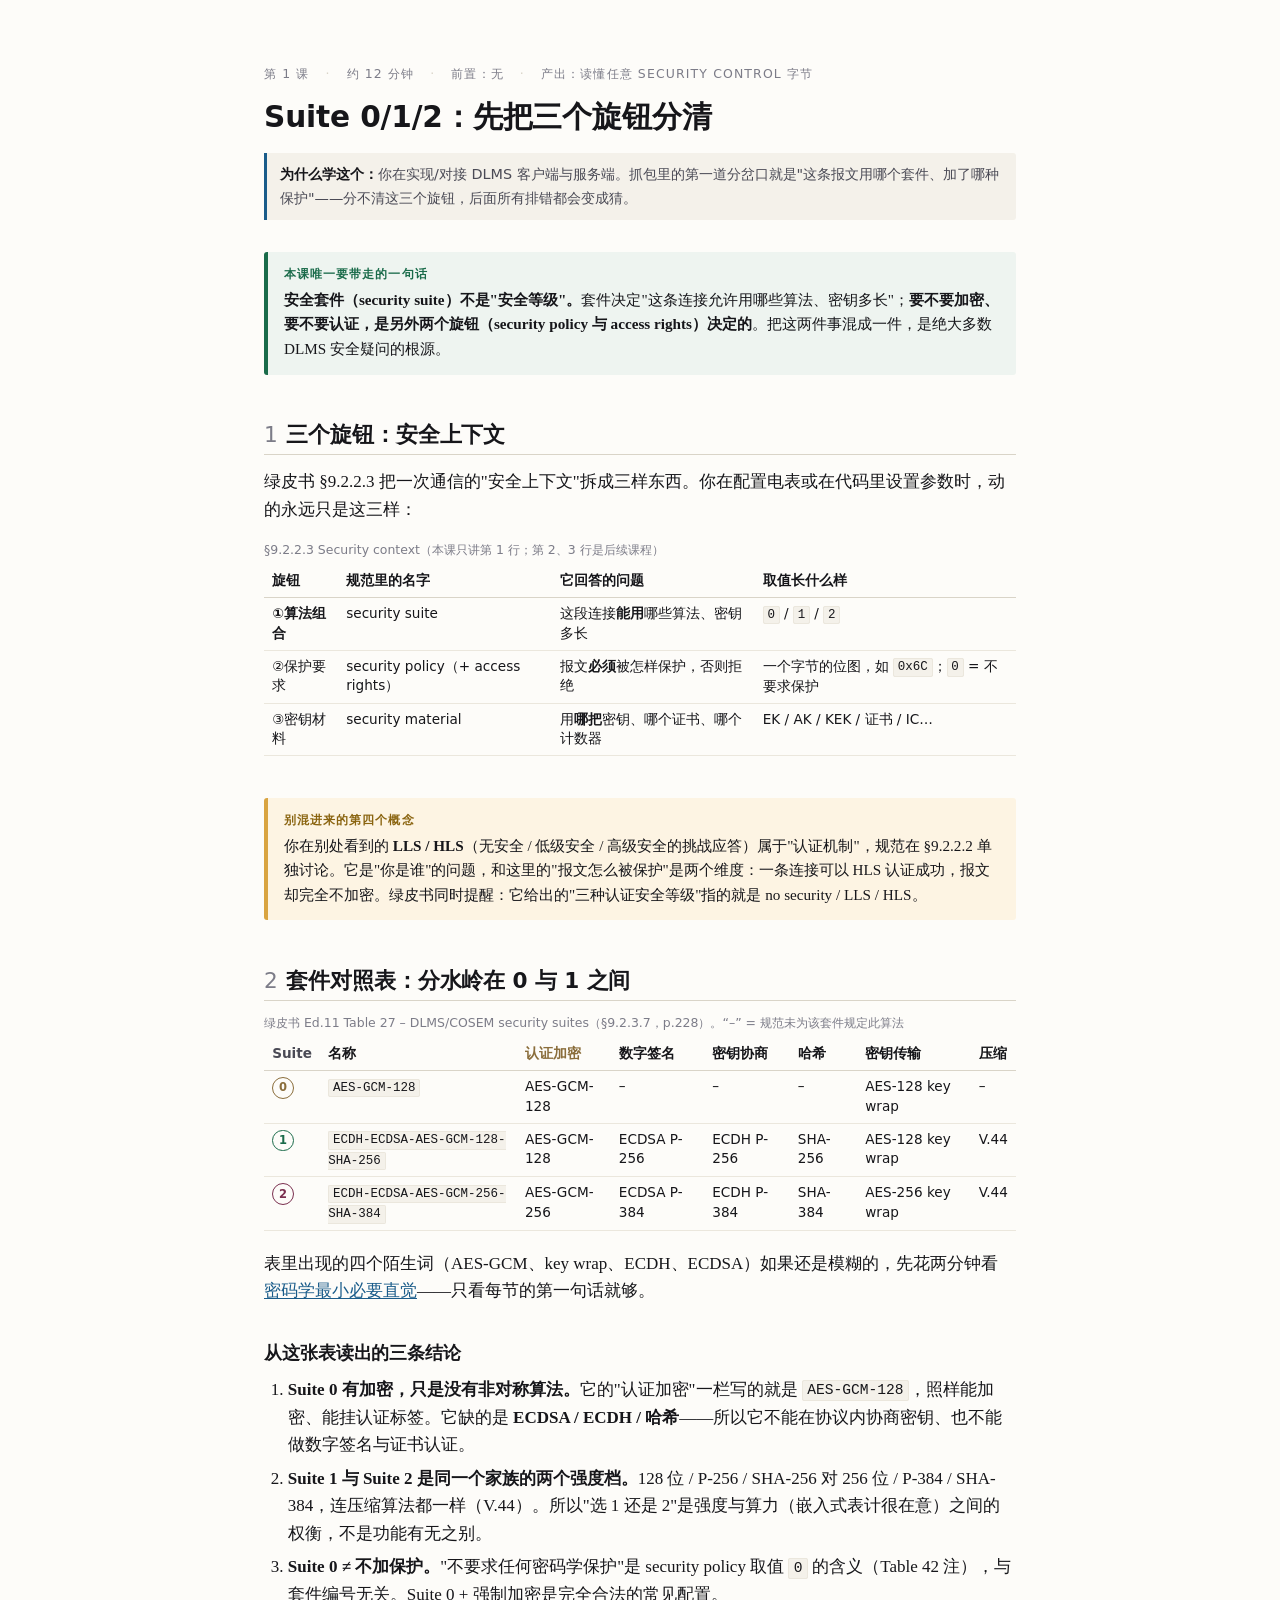
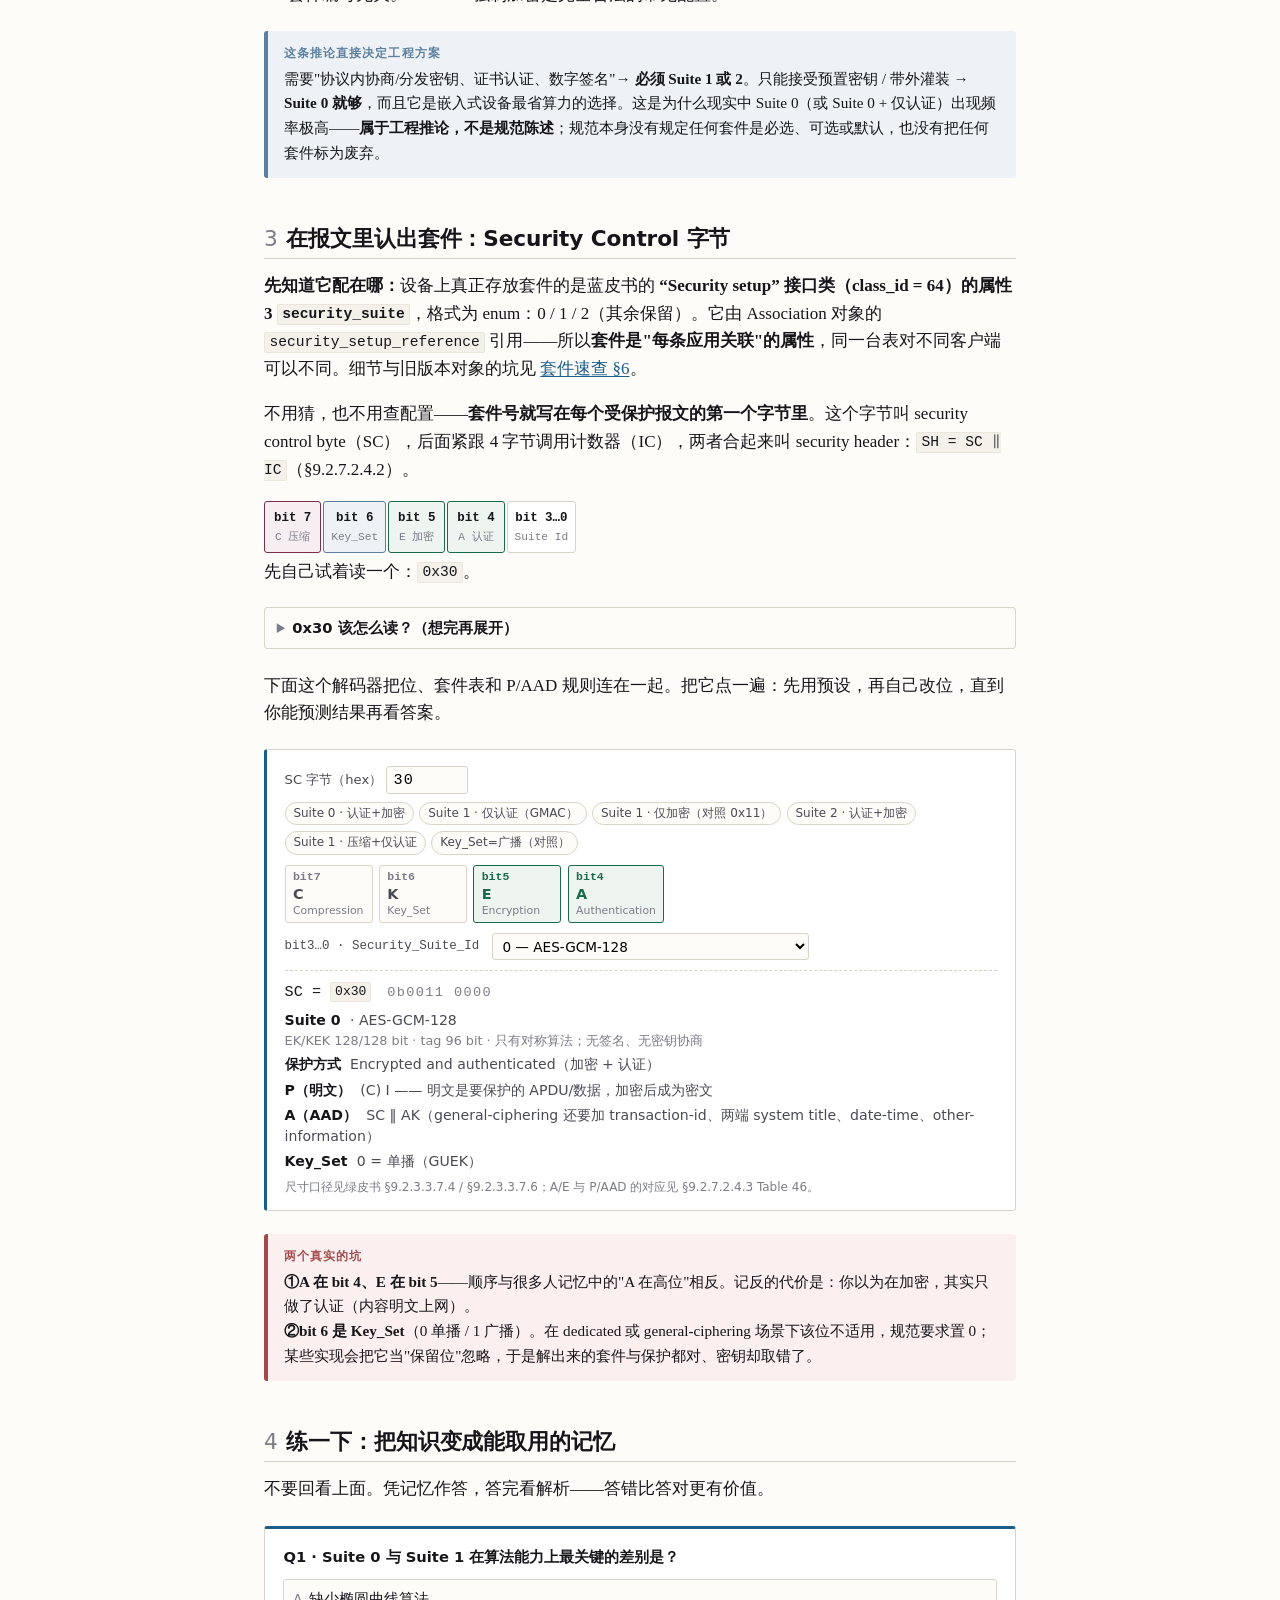
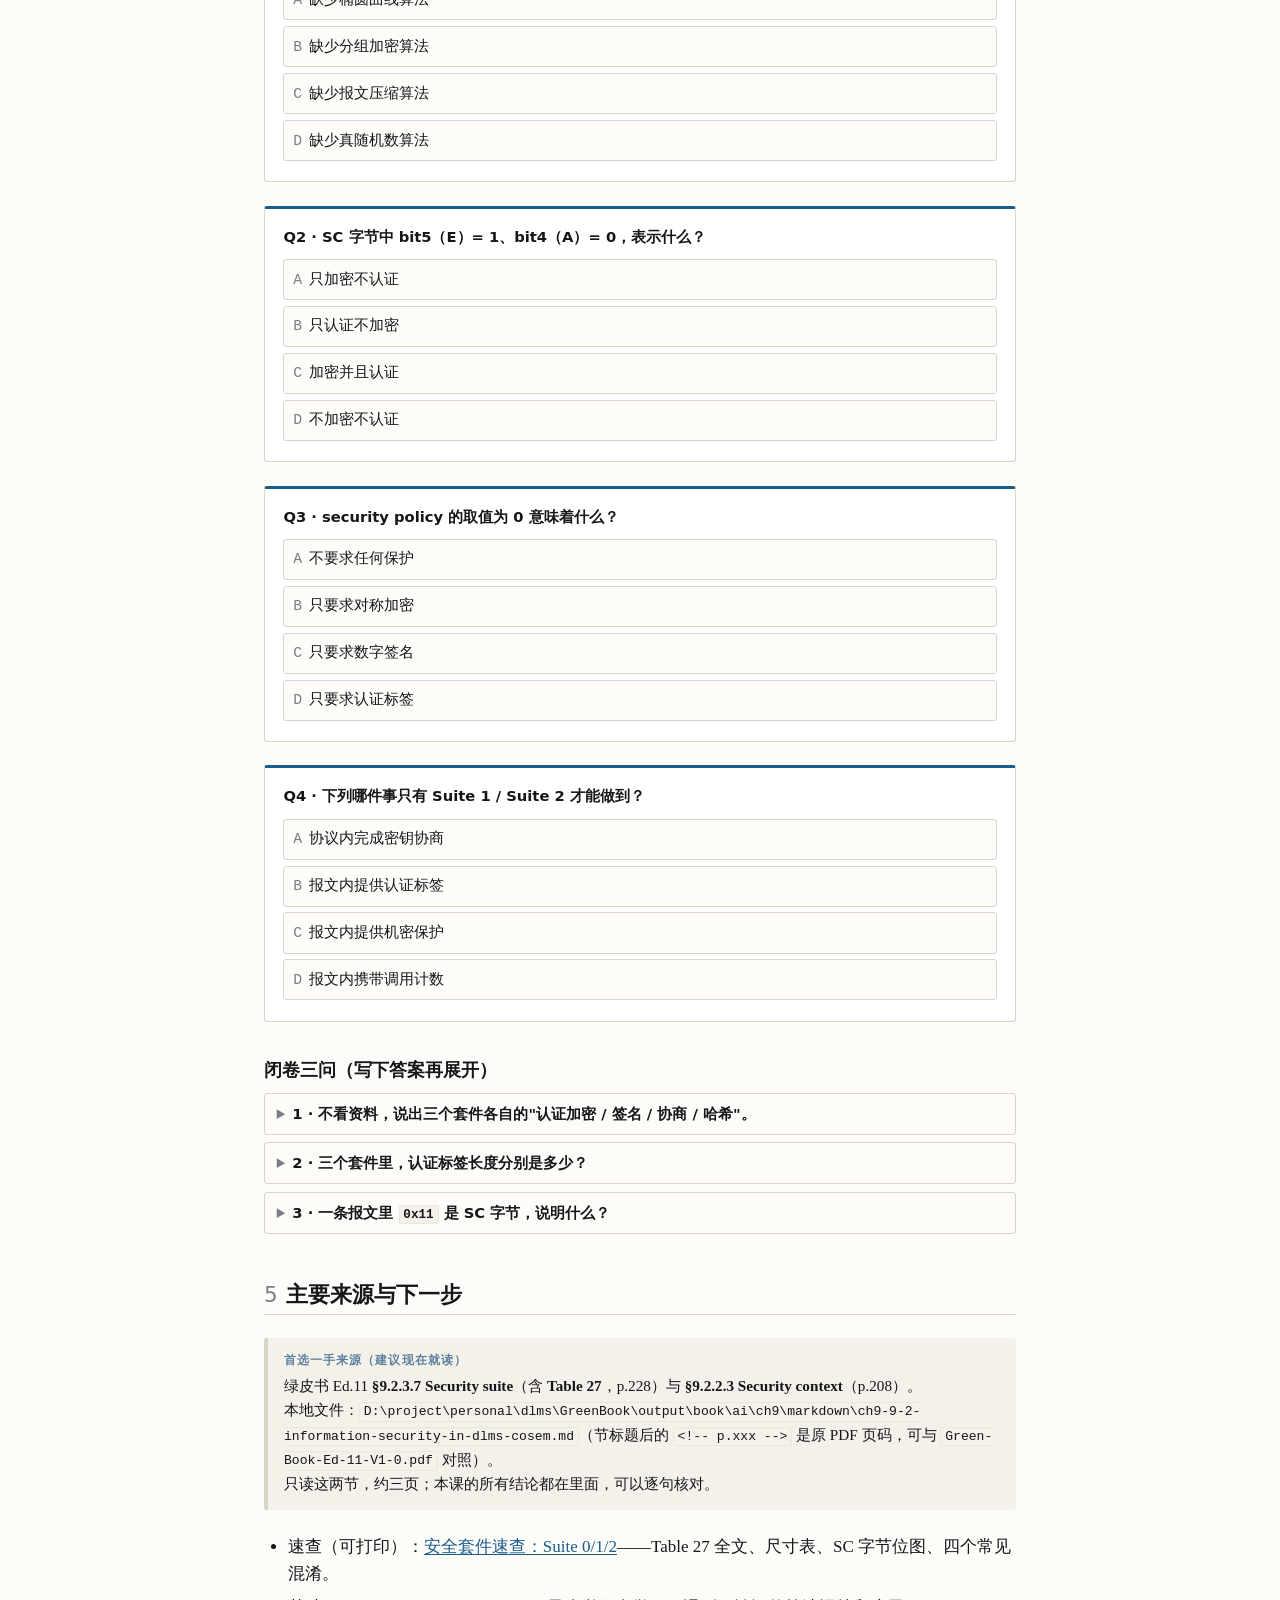
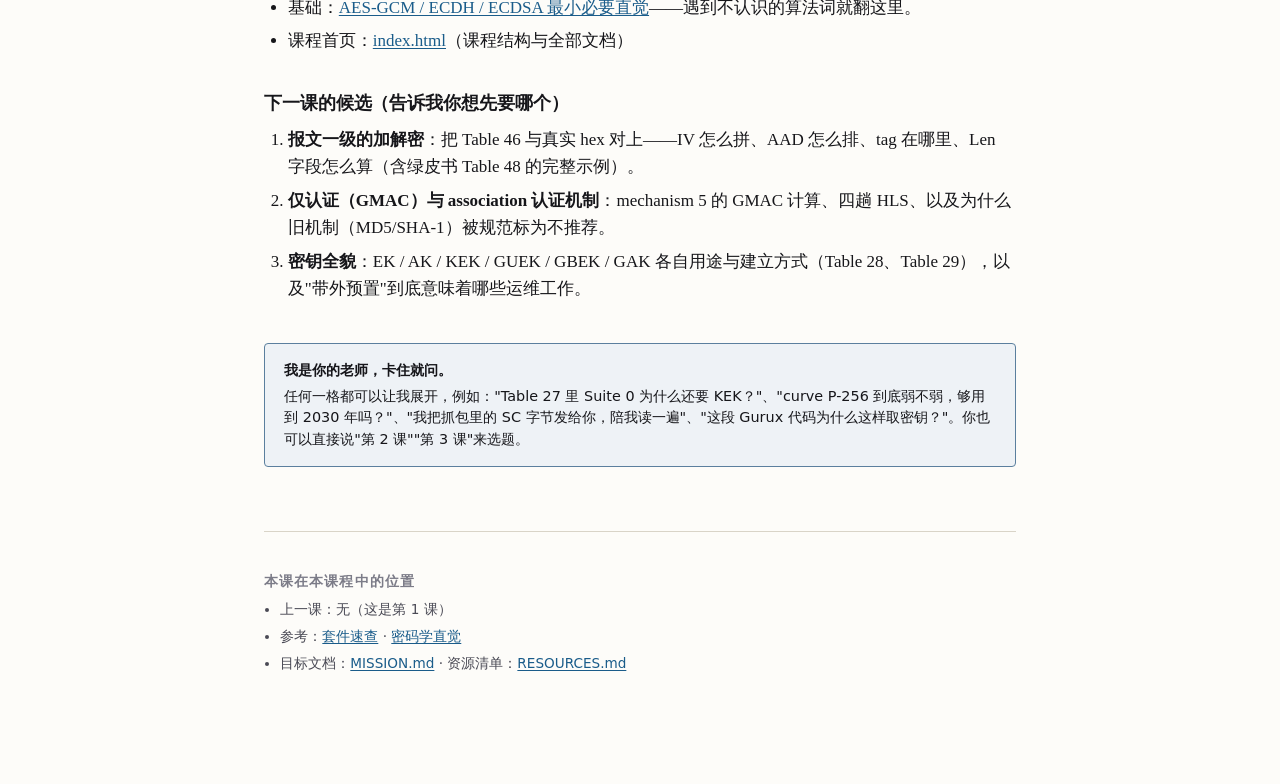
<file: lessons/0001-security-suites-overview.html>
<!DOCTYPE html>
<html lang="zh-CN">
<head>
<meta charset="utf-8">
<meta name="viewport" content="width=device-width, initial-scale=1">
<title>第 1 课 · Suite 0/1/2：先把三个旋钮分清</title>
<link rel="stylesheet" href="../assets/course.css">
</head>
<body>

<p class="lesson-meta">
  <span>第 1 课</span><span class="sep">·</span>
  <span>约 12 分钟</span><span class="sep">·</span>
  <span>前置：无</span><span class="sep">·</span>
  <span>产出：读懂任意 Security Control 字节</span>
</p>

<h1>Suite 0/1/2：先把三个旋钮分清</h1>

<div class="mission-line">
  <b>为什么学这个：</b>你在实现/对接 DLMS 客户端与服务端。抓包里的第一道分岔口就是"这条报文用哪个套件、加了哪种保护"——分不清这三个旋钮，后面所有排错都会变成猜。
</div>

<div class="callout key">
  <span class="label">本课唯一要带走的一句话</span>
  <p><b>安全套件（security suite）不是"安全等级"。</b>套件决定"这条连接允许用哪些算法、密钥多长"；<b>要不要加密、要不要认证，是另外两个旋钮（security policy 与 access rights）决定的</b>。把这两件事混成一件，是绝大多数 DLMS 安全疑问的根源。</p>
</div>

<h2><span class="num">1</span>三个旋钮：安全上下文</h2>

<p>绿皮书 §9.2.2.3 把一次通信的"安全上下文"拆成三样东西。你在配置电表或在代码里设置参数时，动的永远只是这三样：</p>

<div class="table-scroll">
<table>
  <caption>§9.2.2.3 Security context（本课只讲第 1 行；第 2、3 行是后续课程）</caption>
  <thead><tr><th>旋钮</th><th>规范里的名字</th><th>它回答的问题</th><th>取值长什么样</th></tr></thead>
  <tbody>
    <tr><td><b>①算法组合</b></td><td>security suite</td><td>这段连接<b>能用</b>哪些算法、密钥多长</td><td><code>0</code> / <code>1</code> / <code>2</code></td></tr>
    <tr><td>②保护要求</td><td>security policy（+ access rights）</td><td>报文<b>必须</b>被怎样保护，否则拒绝</td><td>一个字节的位图，如 <code>0x6C</code>；<code>0</code> = 不要求保护</td></tr>
    <tr><td>③密钥材料</td><td>security material</td><td>用<b>哪把</b>密钥、哪个证书、哪个计数器</td><td>EK / AK / KEK / 证书 / IC…</td></tr>
  </tbody>
</table>
</div>

<div class="callout warn">
  <span class="label">别混进来的第四个概念</span>
  <p>你在别处看到的 <b>LLS / HLS</b>（无安全 / 低级安全 / 高级安全的挑战应答）属于"认证机制"，规范在 §9.2.2.2 单独讨论。它是"你是谁"的问题，和这里的"报文怎么被保护"是两个维度：一条连接可以 HLS 认证成功，报文却完全不加密。绿皮书同时提醒：它给出的"三种认证安全等级"指的就是 no security / LLS / HLS。</p>
</div>

<h2><span class="num">2</span>套件对照表：分水岭在 0 与 1 之间</h2>

<div class="table-scroll">
<table class="suite-table">
  <caption>绿皮书 Ed.11 Table 27 – DLMS/COSEM security suites（§9.2.3.7，p.228）。“–” = 规范未为该套件规定此算法</caption>
  <thead>
    <tr><th>Suite</th><th>名称</th><th class="s0">认证加密</th><th>数字签名</th><th>密钥协商</th><th>哈希</th><th>密钥传输</th><th>压缩</th></tr>
  </thead>
  <tbody>
    <tr>
      <td><span class="badge s0">0</span></td>
      <td><code>AES-GCM-128</code></td>
      <td>AES-GCM-128</td><td>–</td><td>–</td><td>–</td>
      <td>AES-128 key wrap</td><td>–</td>
    </tr>
    <tr>
      <td><span class="badge s1">1</span></td>
      <td><code>ECDH-ECDSA-AES-GCM-128-SHA-256</code></td>
      <td>AES-GCM-128</td><td>ECDSA P-256</td><td>ECDH P-256</td>
      <td>SHA-256</td><td>AES-128 key wrap</td><td>V.44</td>
    </tr>
    <tr>
      <td><span class="badge s2">2</span></td>
      <td><code>ECDH-ECDSA-AES-GCM-256-SHA-384</code></td>
      <td>AES-GCM-256</td><td>ECDSA P-384</td><td>ECDH P-384</td>
      <td>SHA-384</td><td>AES-256 key wrap</td><td>V.44</td>
    </tr>
  </tbody>
</table>
</div>

<p>表里出现的四个陌生词（AES-GCM、key wrap、ECDH、ECDSA）如果还是模糊的，先花两分钟看 <a href="../reference/crypto-primer.html">密码学最小必要直觉</a>——只看每节的第一句话就够。</p>

<h3>从这张表读出的三条结论</h3>

<ol>
  <li><b>Suite 0 有加密，只是没有非对称算法。</b>它的"认证加密"一栏写的就是 <code>AES-GCM-128</code>，照样能加密、能挂认证标签。它缺的是 <b>ECDSA / ECDH / 哈希</b>——所以它不能在协议内协商密钥、也不能做数字签名与证书认证。</li>
  <li><b>Suite 1 与 Suite 2 是同一个家族的两个强度档。</b>128 位 / P-256 / SHA-256 对 256 位 / P-384 / SHA-384，连压缩算法都一样（V.44）。所以"选 1 还是 2"是强度与算力（嵌入式表计很在意）之间的权衡，不是功能有无之别。</li>
  <li><b>Suite 0 ≠ 不加保护。</b>"不要求任何密码学保护"是 security policy 取值 <code>0</code> 的含义（Table 42 注），与套件编号无关。Suite 0 + 强制加密是完全合法的常见配置。</li>
</ol>

<div class="callout">
  <span class="label">这条推论直接决定工程方案</span>
  <p>需要"协议内协商/分发密钥、证书认证、数字签名"→ <b>必须 Suite 1 或 2</b>。只能接受预置密钥 / 带外灌装 → <b>Suite 0 就够</b>，而且它是嵌入式设备最省算力的选择。这是为什么现实中 Suite 0（或 Suite 0 + 仅认证）出现频率极高——<b>属于工程推论，不是规范陈述</b>；规范本身没有规定任何套件是必选、可选或默认，也没有把任何套件标为废弃。</p>
</div>

<h2 id="decoder"><span class="num">3</span>在报文里认出套件：Security Control 字节</h2>

<p><b>先知道它配在哪：</b>设备上真正存放套件的是蓝皮书的 <b>“Security setup” 接口类（class_id = 64）的属性 3 <code>security_suite</code></b>，格式为 enum：0 / 1 / 2（其余保留）。它由 Association 对象的 <code>security_setup_reference</code> 引用——所以<b>套件是"每条应用关联"的属性</b>，同一台表对不同客户端可以不同。细节与旧版本对象的坑见 <a href="../reference/security-suites.html#where">套件速查 §6</a>。</p>

<p>不用猜，也不用查配置——<b>套件号就写在每个受保护报文的第一个字节里</b>。这个字节叫 security control byte（SC），后面紧跟 4 字节调用计数器（IC），两者合起来叫 security header：<code>SH = SC ‖ IC</code>（§9.2.7.2.4.2）。</p>

<div class="bytes">
  <div class="f enc"><b>bit 7</b><span>C 压缩</span></div>
  <div class="f sec"><b>bit 6</b><span>Key_Set</span></div>
  <div class="f aut"><b>bit 5</b><span>E 加密</span></div>
  <div class="f aut"><b>bit 4</b><span>A 认证</span></div>
  <div class="f plain"><b>bit 3…0</b><span>Suite Id</span></div>
</div>

<p>先自己试着读一个：<code>0x30</code>。</p>

<div class="recall">
  <details open>
    <summary>0x30 该怎么读？（想完再展开）</summary>
    <p><code>0x30</code> = <code>0b0011 0000</code>：低 4 位 <code>0000</code> → <b>Suite 0</b>；bit4 A = 1 → 认证；bit5 E = 1 → 加密；bit6 Key_Set = 0 → 单播密钥；bit7 = 0 → 无压缩。结论：<b>Suite 0，认证 + 加密，单播密钥，E/GCM tag 96 bit，EK 128 bit。</b></p>
  </details>
</div>

<p>下面这个解码器把位、套件表和 P/AAD 规则连在一起。把它点一遍：先用预设，再自己改位，直到你能预测结果再看答案。</p>

<div class="sc-decoder" data-sc-decoder>
  <noscript>
    <p><b>（JavaScript 未启用）</b>静态读法：SC 字节 = bit7 压缩 | bit6 Key_Set | bit5 E 加密 | bit4 A 认证 | bit3…0 套件号。
    例：<code>0x30</code> = Suite 0 + 认证 + 加密；<code>0x21</code> = Suite 1 + 仅认证；<code>0x32</code> = Suite 2 + 认证 + 加密。</p>
  </noscript>
</div>

<div class="callout trap">
  <span class="label">两个真实的坑</span>
  <p><b>①A 在 bit 4、E 在 bit 5</b>——顺序与很多人记忆中的"A 在高位"相反。记反的代价是：你以为在加密，其实只做了认证（内容明文上网）。<br>
  <b>②bit 6 是 Key_Set</b>（0 单播 / 1 广播）。在 dedicated 或 general-ciphering 场景下该位不适用，规范要求置 0；某些实现会把它当"保留位"忽略，于是解出来的套件与保护都对、密钥却取错了。</p>
</div>

<h2><span class="num">4</span>练一下：把知识变成能取用的记忆</h2>

<p>不要回看上面。凭记忆作答，答完看解析——答错比答对更有价值。</p>

<div class="quiz" data-quiz>
  <p class="q">Q1 · Suite 0 与 Suite 1 在算法能力上最关键的差别是？</p>
  <ul class="opts">
    <li data-correct="true">缺少椭圆曲线算法</li>
    <li>缺少分组加密算法</li>
    <li>缺少报文压缩算法</li>
    <li>缺少真随机数算法</li>
  </ul>
  <p class="feedback"><b>解析：</b>Suite 0 的认证加密一栏同样是 AES-GCM-128，所以它并不缺对称算法。真正缺失的是 ECDSA / ECDH / 哈希这整条非对称与摘要路线，这直接导致它无法在协议内协商密钥、也无法做证书认证。另三个干扰项都不成立：压缩是 Suite 1/2 的<b>附加</b>能力（V.44），随机的强随机数生成器则是 §9.2.3.5 对所有实现的通用要求，不在 Table 27 的套件差异里。来源：Table 27（§9.2.3.7）。</p>
</div>

<div class="quiz" data-quiz>
  <p class="q">Q2 · SC 字节中 bit5（E）= 1、bit4（A）= 0，表示什么？</p>
  <ul class="opts">
    <li data-correct="true">只加密不认证</li>
    <li>只认证不加密</li>
    <li>加密并且认证</li>
    <li>不加密不认证</li>
  </ul>
  <p class="feedback"><b>解析：</b>E = 1 表示明文被加密；A = 0 表示不计算认证标签。对应 Table 46 的 “Encrypted only” 行：P = (C)I，而 AAD 为空——<b>只有机密性，没有完整性保护</b>。顺便注意这一档在报文结构里连 tag 字段都没有。</p>
</div>

<div class="quiz" data-quiz>
  <p class="q">Q3 · security policy 的取值为 0 意味着什么？</p>
  <ul class="opts">
    <li data-correct="true">不要求任何保护</li>
    <li>只要求对称加密</li>
    <li>只要求数字签名</li>
    <li>只要求认证标签</li>
  </ul>
  <p class="feedback"><b>解析：</b>Table 42 的注写得很直接：policy version 0 与 1 下，“the value (0) means that no cryptographic protection is required”。这不等于 Suite 0——policy 是"要求多少保护"的旋钮，套件是"能用哪些算法"的旋钮，两者正交。</p>
</div>

<div class="quiz" data-quiz>
  <p class="q">Q4 · 下列哪件事只有 Suite 1 / Suite 2 才能做到？</p>
  <ul class="opts">
    <li data-correct="true">协议内完成密钥协商</li>
    <li>报文内提供认证标签</li>
    <li>报文内提供机密保护</li>
    <li>报文内携带调用计数</li>
  </ul>
  <p class="feedback"><b>解析：</b>密钥协商需要 ECDH，而 Table 27 中 Suite 0 的 key agreement 一栏是 “–”，所以它只能靠带外预置或 KEK 包装来建立密钥。另三项与套件无关或各套件都有：认证标签与机密保护由 AES-GCM 提供（Suite 0 也有），4 字节调用计数器属于 security header（<code>SH = SC ‖ IC</code>），与套件编号无关。<br>顺带记住表里另一处只有 Suite 1/2 才有的能力：<b>V.44 压缩</b>（§9.2.3.6，ITU-T V.44:2000 的 Annex B.1 packet method）。</p>
</div>

<div class="recall">
  <h3>闭卷三问（写下答案再展开）</h3>
  <details open>
    <summary>1 · 不看资料，说出三个套件各自的"认证加密 / 签名 / 协商 / 哈希"。</summary>
    <p>Suite 0：AES-GCM-128 / 无 / 无 / 无，密钥传输 AES-128 key wrap，无压缩。<br>
       Suite 1：AES-GCM-128 / ECDSA P-256 / ECDH P-256 / SHA-256，AES-128 key wrap，V.44。<br>
       Suite 2：AES-GCM-256 / ECDSA P-384 / ECDH P-384 / SHA-384，AES-256 key wrap，V.44。</p>
  </details>
  <details open>
    <summary>2 · 三个套件里，认证标签长度分别是多少？</summary>
    <p>都是 <b>96 bit</b>（t = 96，§9.2.3.3.7.6）——套件升级并不改变 tag 长度。会变的是密钥长度：EK 与 KEK 在 Suite 0/1 是 128 bit，在 Suite 2 是 256 bit。</p>
  </details>
  <details open>
    <summary>3 · 一条报文里 <code>0x11</code> 是 SC 字节，说明什么？</summary>
    <p><code>0b0001 0001</code>：Suite 1；A = 1（认证），E = 0（不加密）；Key_Set = 0（单播）；无压缩。即 <b>Suite 1 的仅认证（GMAC）</b>：内容以明文随报文传输、附带 96 bit tag，完整性有保护、机密性没有。规范记法见 Table 46 的 “Authenticated only” 行。<br>
    <b>对照记忆：</b><code>0x21</code> 只差 bit5——那是 Suite 1 的“仅加密”（A = 0，E = 1），连 tag 都不计算与校验。A 与 E 谁是哪一位，这两个值是最好的检查尺。</p>
  </details>
</div>

<h2><span class="num">5</span>主要来源与下一步</h2>

<div class="callout quote">
  <span class="label">首选一手来源（建议现在就读）</span>
  <p>绿皮书 Ed.11 <b>§9.2.3.7 Security suite</b>（含 <b>Table 27</b>，p.228）与 <b>§9.2.2.3 Security context</b>（p.208）。<br>
  本地文件：<code>D:\project\personal\dlms\GreenBook\output\book\ai\ch9\markdown\ch9-9-2-information-security-in-dlms-cosem.md</code>（节标题后的 <code>&lt;!-- p.xxx --&gt;</code> 是原 PDF 页码，可与 <code>Green-Book-Ed-11-V1-0.pdf</code> 对照）。<br>
  只读这两节，约三页；本课的所有结论都在里面，可以逐句核对。</p>
</div>

<ul>
  <li>速查（可打印）：<a href="../reference/security-suites.html">安全套件速查：Suite 0/1/2</a>——Table 27 全文、尺寸表、SC 字节位图、四个常见混淆。</li>
  <li>基础：<a href="../reference/crypto-primer.html">AES-GCM / ECDH / ECDSA 最小必要直觉</a>——遇到不认识的算法词就翻这里。</li>
  <li>课程首页：<a href="../index.html">index.html</a>（课程结构与全部文档）</li>
</ul>

<h3>下一课的候选（告诉我你想先要哪个）</h3>
<ol>
  <li><b>报文一级的加解密</b>：把 Table 46 与真实 hex 对上——IV 怎么拼、AAD 怎么排、tag 在哪里、Len 字段怎么算（含绿皮书 Table 48 的完整示例）。</li>
  <li><b>仅认证（GMAC）与 association 认证机制</b>：mechanism 5 的 GMAC 计算、四趟 HLS、以及为什么旧机制（MD5/SHA-1）被规范标为不推荐。</li>
  <li><b>密钥全貌</b>：EK / AK / KEK / GUEK / GBEK / GAK 各自用途与建立方式（Table 28、Table 29），以及"带外预置"到底意味着哪些运维工作。</li>
</ol>

<div class="ask-teacher">
  <strong>我是你的老师，卡住就问。</strong>
  任何一格都可以让我展开，例如："Table 27 里 Suite 0 为什么还要 KEK？"、"curve P-256 到底弱不弱，够用到 2030 年吗？"、"我把抓包里的 SC 字节发给你，陪我读一遍"、"这段 Gurux 代码为什么这样取密钥？"。你也可以直接说"第 2 课""第 3 课"来选题。
</div>

<div class="lesson-footer">
  <h3>本课在本课程中的位置</h3>
  <ul>
    <li>上一课：无（这是第 1 课）</li>
    <li>参考：<a href="../reference/security-suites.html">套件速查</a> · <a href="../reference/crypto-primer.html">密码学直觉</a></li>
    <li>目标文档：<a href="../MISSION.md">MISSION.md</a> · 资源清单：<a href="../RESOURCES.md">RESOURCES.md</a></li>
  </ul>
</div>

<script src="../assets/quiz.js"></script>
<script src="../assets/sc-decoder.js"></script>
</body>
</html>
</file>
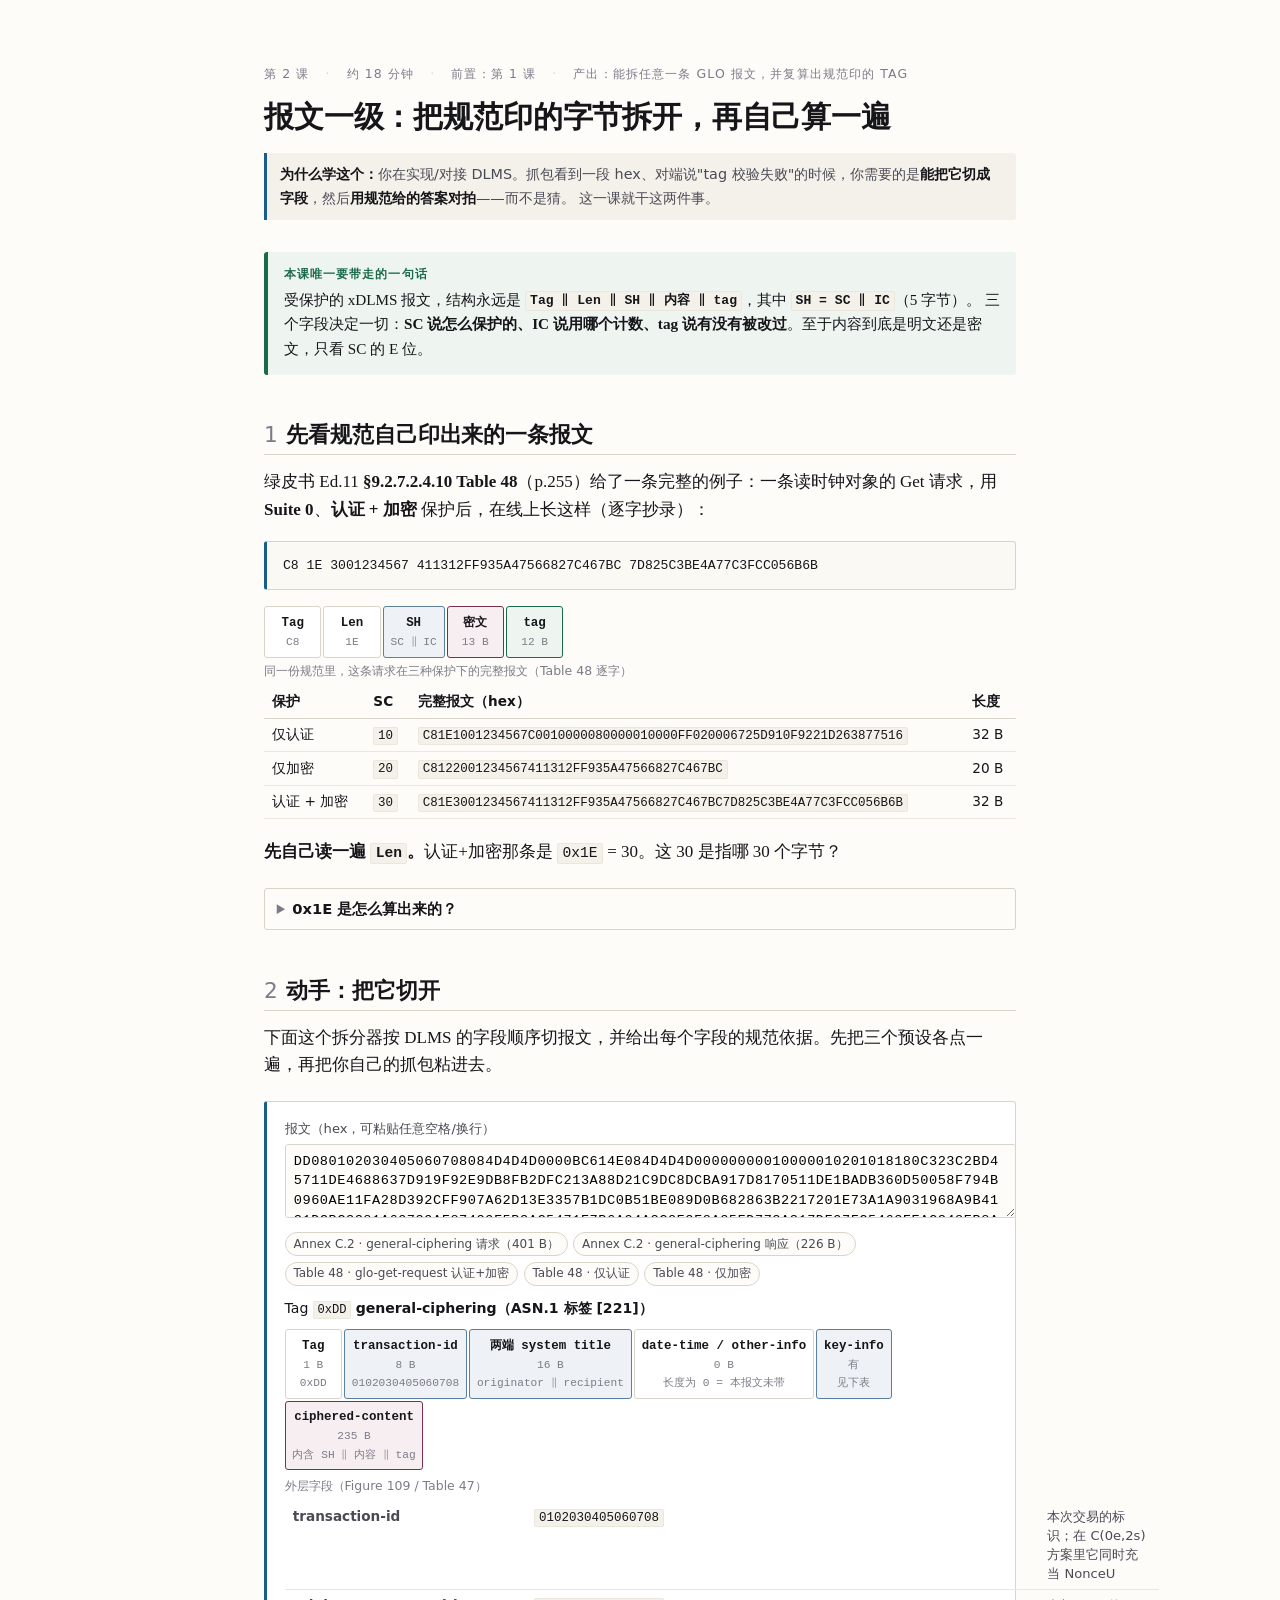
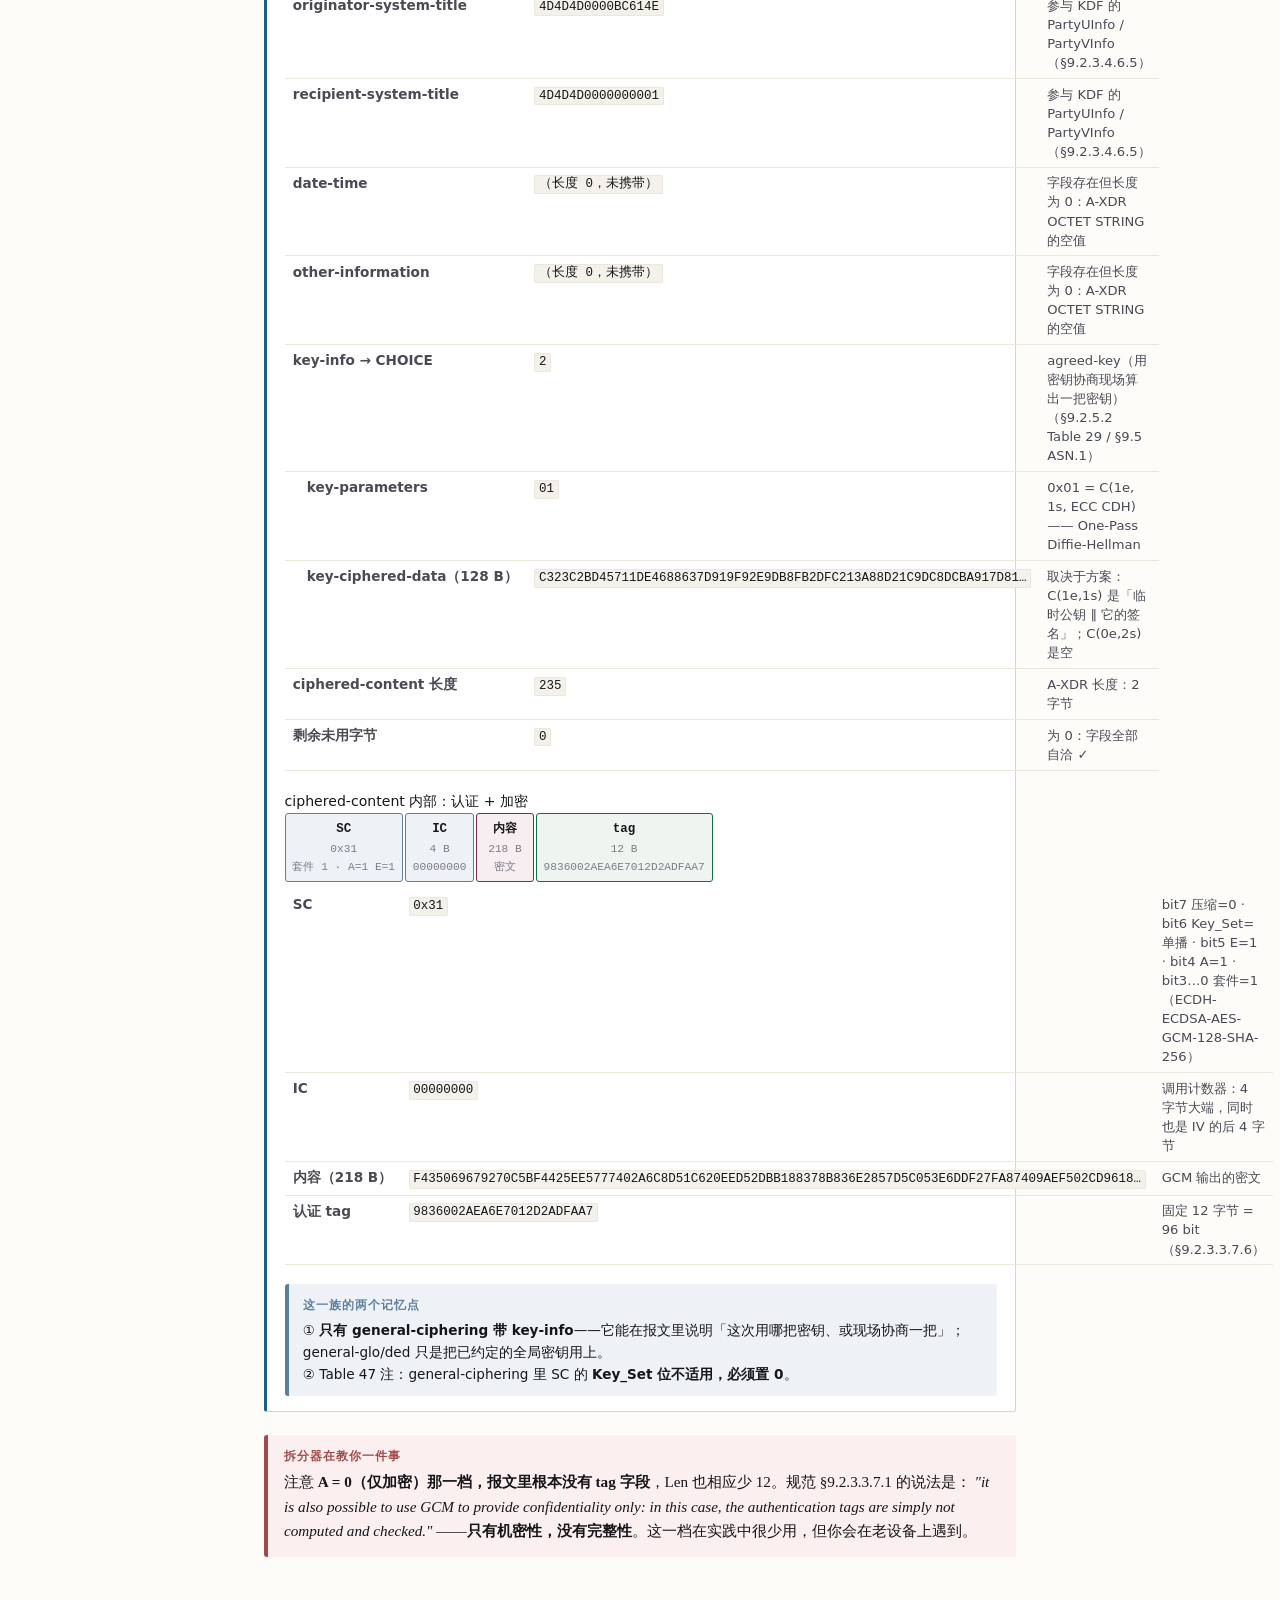
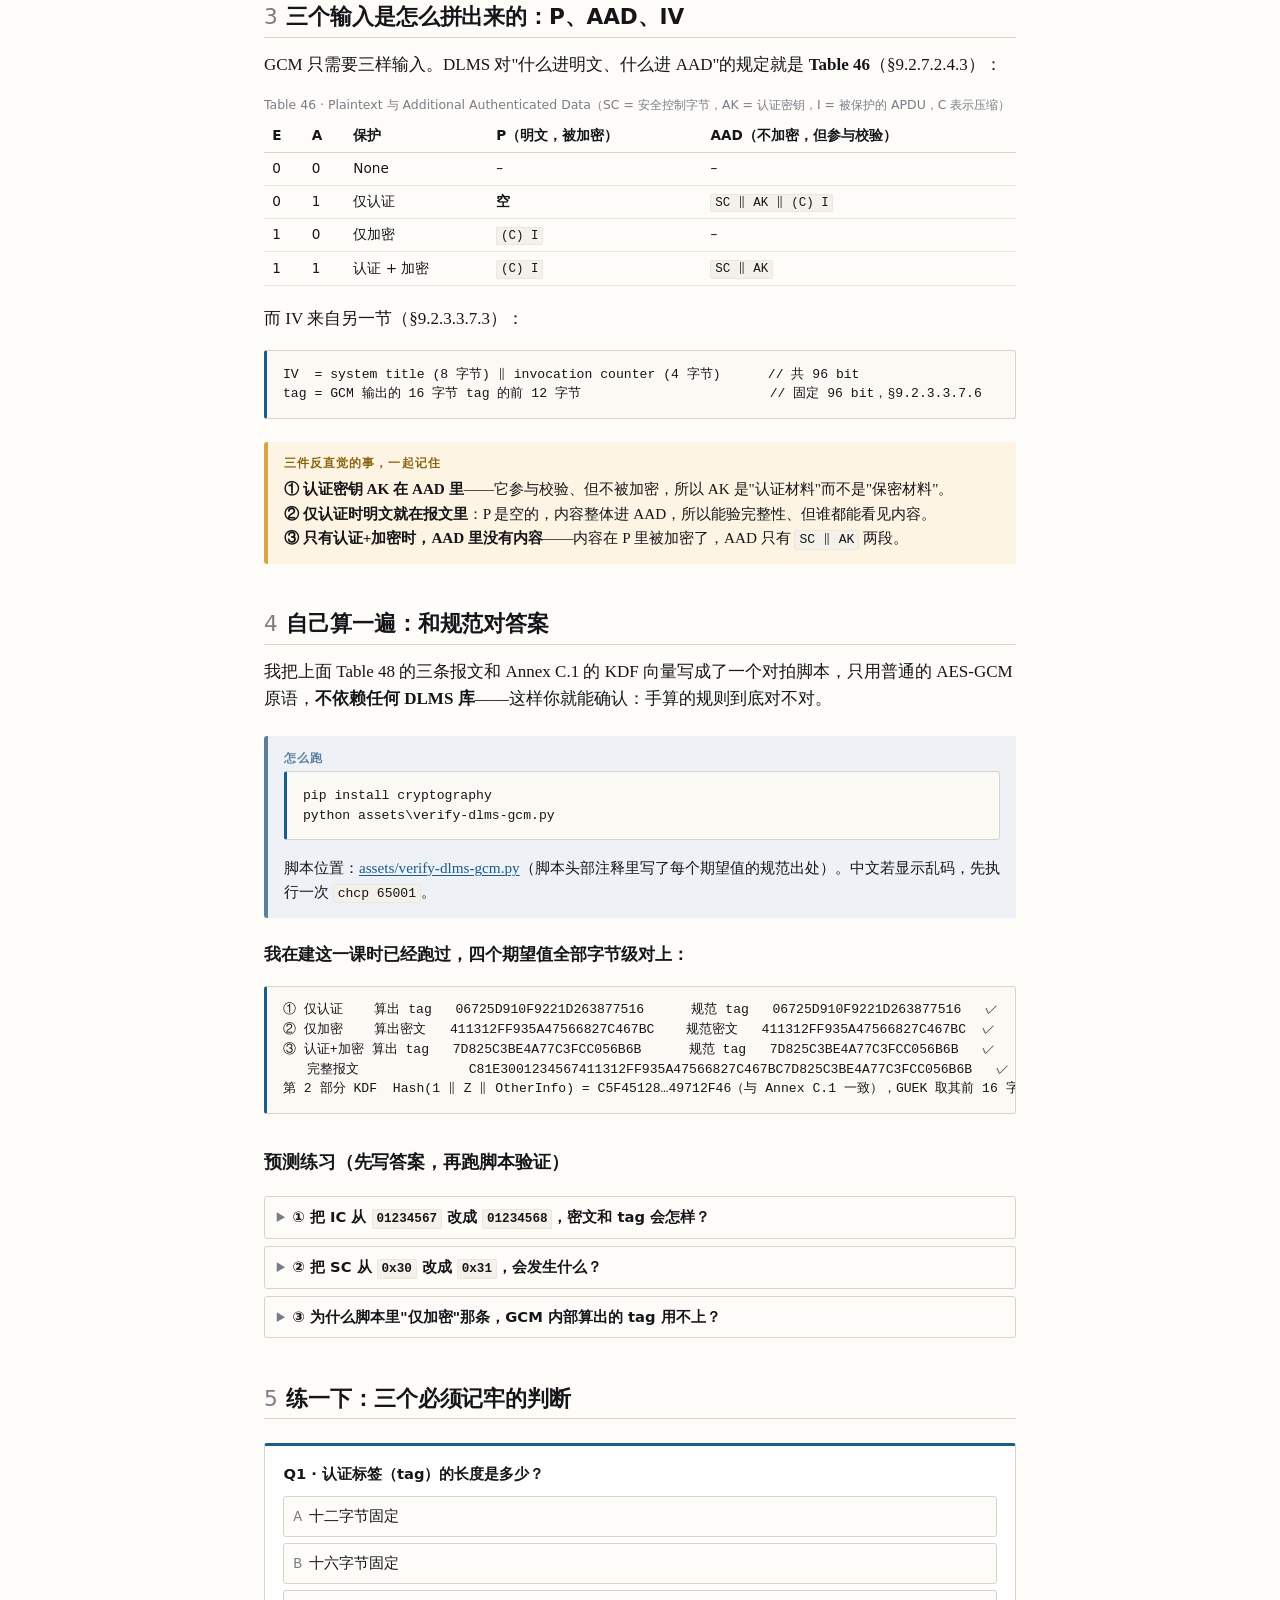
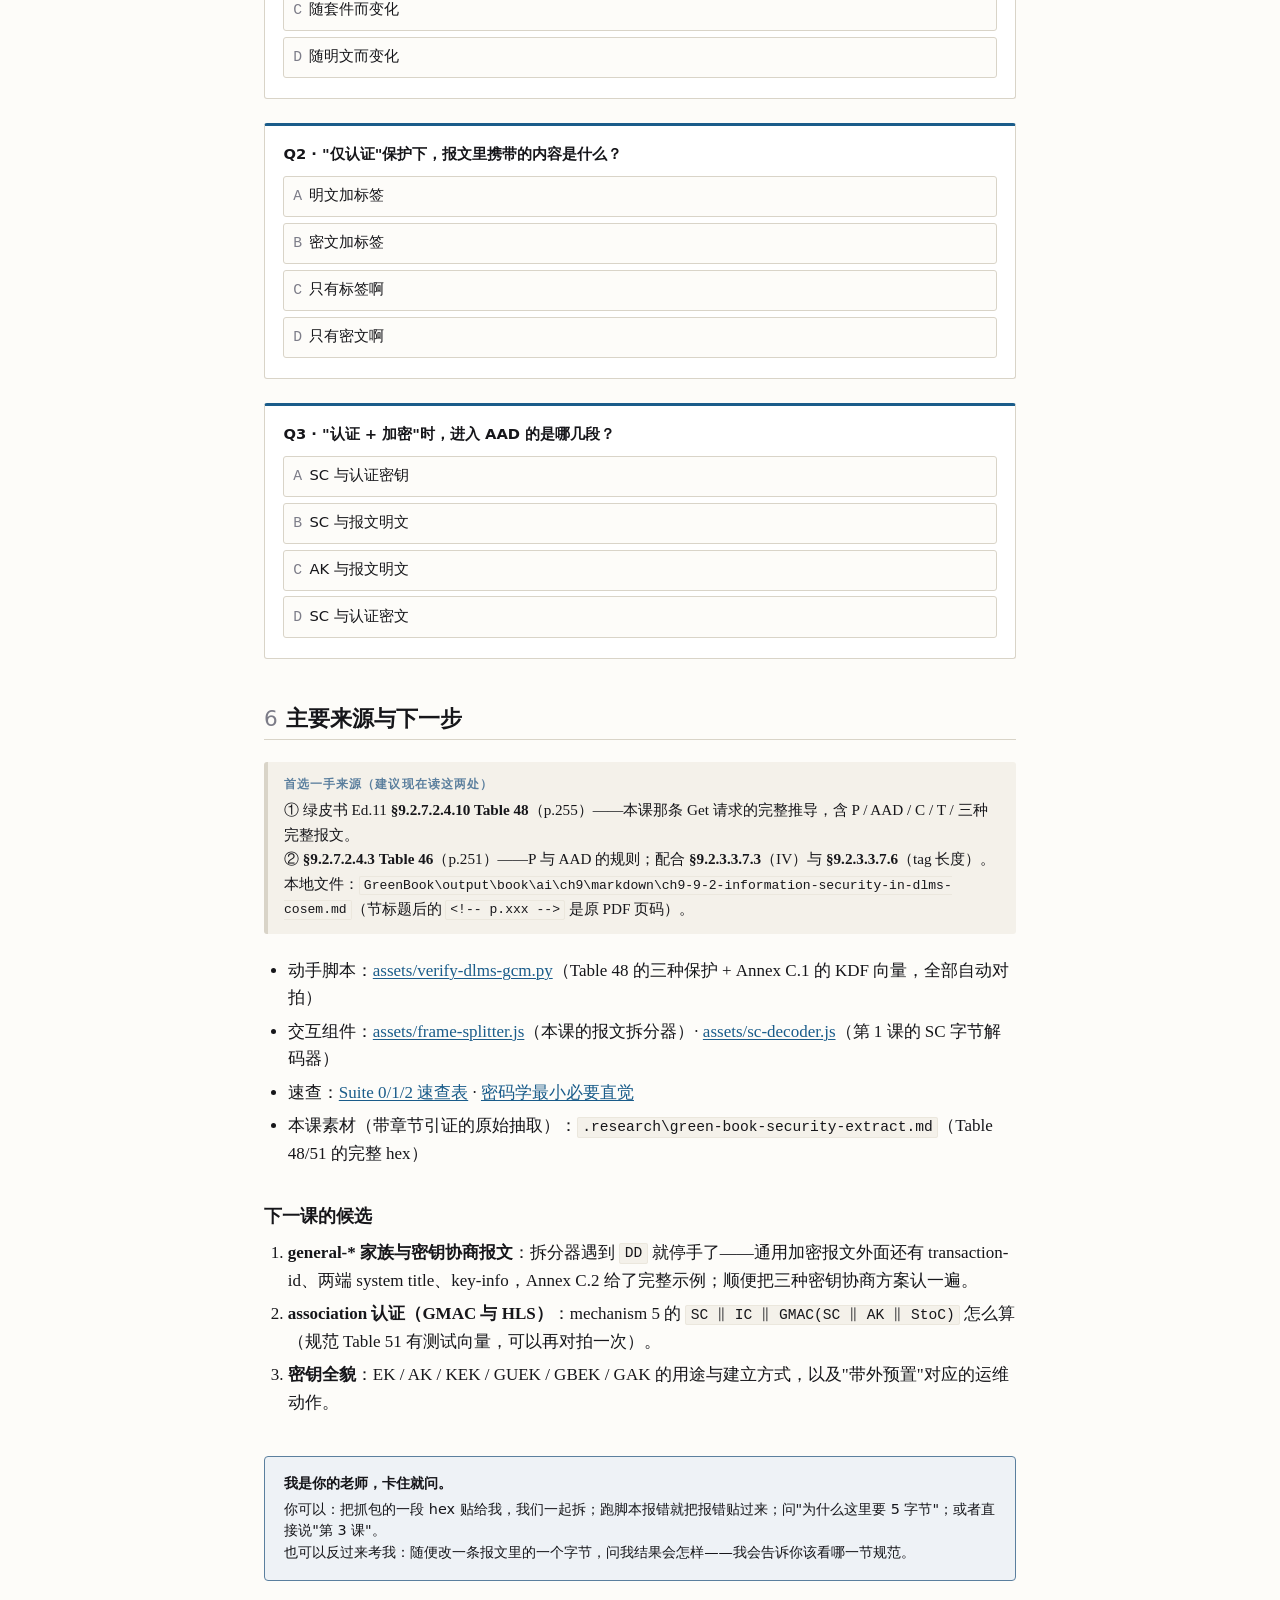
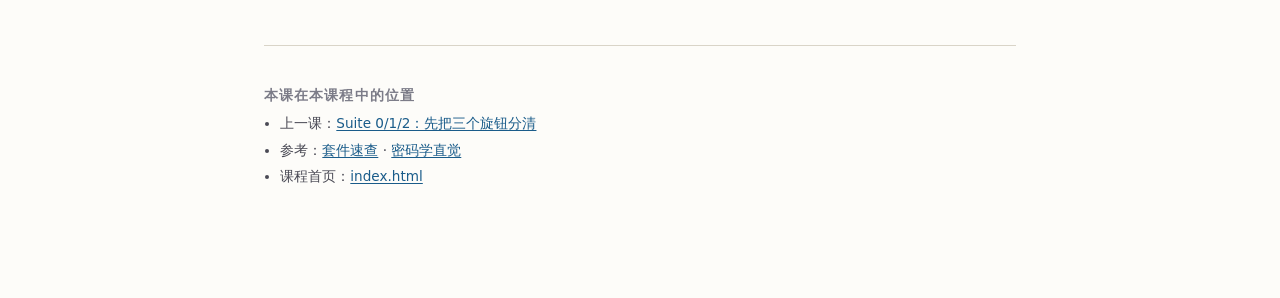
<file: lessons/0002-apdu-byte-level-crypto.html>
<!DOCTYPE html>
<html lang="zh-CN">
<head>
<meta charset="utf-8">
<meta name="viewport" content="width=device-width, initial-scale=1">
<title>第 2 课 · 报文一级：把规范印的字节拆开，再自己算一遍</title>
<link rel="stylesheet" href="../assets/course.css">
</head>
<body>

<p class="lesson-meta">
  <span>第 2 课</span><span class="sep">·</span>
  <span>约 18 分钟</span><span class="sep">·</span>
  <span>前置：第 1 课</span><span class="sep">·</span>
  <span>产出：能拆任意一条 glo 报文，并复算出规范印的 tag</span>
</p>

<h1>报文一级：把规范印的字节拆开，再自己算一遍</h1>

<div class="mission-line">
  <b>为什么学这个：</b>你在实现/对接 DLMS。抓包看到一段 hex、对端说"tag 校验失败"的时候，你需要的是<b>能把它切成字段</b>，然后<b>用规范给的答案对拍</b>——而不是猜。
  这一课就干这两件事。
</div>

<div class="callout key">
  <span class="label">本课唯一要带走的一句话</span>
  <p>受保护的 xDLMS 报文，结构永远是 <b><code>Tag ‖ Len ‖ SH ‖ 内容 ‖ tag</code></b>，其中 <b><code>SH = SC ‖ IC</code></b>（5 字节）。
  三个字段决定一切：<b>SC 说怎么保护的、IC 说用哪个计数、tag 说有没有被改过</b>。至于内容到底是明文还是密文，只看 SC 的 E 位。</p>
</div>

<h2><span class="num">1</span>先看规范自己印出来的一条报文</h2>

<p>绿皮书 Ed.11 <b>§9.2.7.2.4.10 Table 48</b>（p.255）给了一条完整的例子：一条读时钟对象的 Get 请求，用 <b>Suite 0</b>、<b>认证 + 加密</b> 保护后，在线上长这样（逐字抄录）：</p>

<pre><code>C8 1E 3001234567 411312FF935A47566827C467BC 7D825C3BE4A77C3FCC056B6B</code></pre>

<div class="bytes">
  <div class="f plain"><b>Tag</b><span>C8</span></div>
  <div class="f plain"><b>Len</b><span>1E</span></div>
  <div class="f sec"><b>SH</b><span>SC ‖ IC</span></div>
  <div class="f enc"><b>密文</b><span>13 B</span></div>
  <div class="f aut"><b>tag</b><span>12 B</span></div>
</div>

<div class="table-scroll">
<table>
  <caption>同一份规范里，这条请求在三种保护下的完整报文（Table 48 逐字）</caption>
  <thead><tr><th>保护</th><th>SC</th><th>完整报文（hex）</th><th>长度</th></tr></thead>
  <tbody>
    <tr><td>仅认证</td><td><code>10</code></td><td><code>C81E1001234567C0010000080000010000FF020006725D910F9221D263877516</code></td><td>32 B</td></tr>
    <tr><td>仅加密</td><td><code>20</code></td><td><code>C8122001234567411312FF935A47566827C467BC</code></td><td>20 B</td></tr>
    <tr><td>认证 + 加密</td><td><code>30</code></td><td><code>C81E3001234567411312FF935A47566827C467BC7D825C3BE4A77C3FCC056B6B</code></td><td>32 B</td></tr>
  </tbody>
</table>
</div>

<p><b>先自己读一遍 <code>Len</code>。</b>认证+加密那条是 <code>0x1E</code> = 30。这 30 是指哪 30 个字节？</p>

<div class="recall">
  <details open>
    <summary>0x1E 是怎么算出来的？</summary>
    <p><b>Len 从 SH 的第一个字节（SC）算起，包含末尾的 tag，但不包含 Tag 与 Len 自己。</b>
    所以 <code>1（SC）+ 4（IC）+ 13（内容）+ 12（tag）= 30 = 0x1E</code> ✓。<br>
    再验"仅加密"那条：<code>0x12 = 18 = 1 + 4 + 13</code>——它没有 tag，所以少了 12 ✓。<br>
    这个口径规范没有写成文字，是从示例的长度反推出来的（我在 [NOTES.md](../NOTES.md) 里标了这一条是推导，不是原文）。</p>
  </details>
</div>

<h2><span class="num">2</span>动手：把它切开</h2>

<p>下面这个拆分器按 DLMS 的字段顺序切报文，并给出每个字段的规范依据。先把三个预设各点一遍，再把你自己的抓包粘进去。</p>

<div class="frame-splitter" data-frame-splitter>
  <noscript>
    <p><b>（JavaScript 未启用）</b>手工读法：第 1 字节是 Tag，第 2 字节是 Len（≥0x81 时是长形式），
    然后 5 字节 SH = SC + 4 字节 IC，最后：SC 的 A 位为 1 则末尾 12 字节是 tag，其余是内容。</p>
  </noscript>
</div>

<div class="callout trap">
  <span class="label">拆分器在教你一件事</span>
  <p>注意 <b>A = 0（仅加密）那一档，报文里根本没有 tag 字段</b>，Len 也相应少 12。规范 §9.2.3.3.7.1 的说法是：
  <i>"it is also possible to use GCM to provide confidentiality only: in this case, the authentication tags are simply not computed and checked."</i>
  ——<b>只有机密性，没有完整性</b>。这一档在实践中很少用，但你会在老设备上遇到。</p>
</div>

<h2><span class="num">3</span>三个输入是怎么拼出来的：P、AAD、IV</h2>

<p>GCM 只需要三样输入。DLMS 对"什么进明文、什么进 AAD"的规定就是 <b>Table 46</b>（§9.2.7.2.4.3）：</p>

<div class="table-scroll">
<table>
  <caption>Table 46 · Plaintext 与 Additional Authenticated Data（SC = 安全控制字节，AK = 认证密钥，I = 被保护的 APDU，C 表示压缩）</caption>
  <thead><tr><th>E</th><th>A</th><th>保护</th><th>P（明文，被加密）</th><th>AAD（不加密，但参与校验）</th></tr></thead>
  <tbody>
    <tr><td>0</td><td>0</td><td>None</td><td>–</td><td>–</td></tr>
    <tr><td>0</td><td>1</td><td>仅认证</td><td><b>空</b></td><td><code>SC ‖ AK ‖ (C) I</code></td></tr>
    <tr><td>1</td><td>0</td><td>仅加密</td><td><code>(C) I</code></td><td>–</td></tr>
    <tr><td>1</td><td>1</td><td>认证 + 加密</td><td><code>(C) I</code></td><td><code>SC ‖ AK</code></td></tr>
  </tbody>
</table>
</div>

<p>而 IV 来自另一节（§9.2.3.3.7.3）：</p>

<pre><code>IV  = system title (8 字节) ‖ invocation counter (4 字节)      // 共 96 bit
tag = GCM 输出的 16 字节 tag 的前 12 字节                        // 固定 96 bit，§9.2.3.3.7.6</code></pre>

<div class="callout warn">
  <span class="label">三件反直觉的事，一起记住</span>
  <p><b>① 认证密钥 AK 在 AAD 里</b>——它参与校验、但不被加密，所以 AK 是"认证材料"而不是"保密材料"。<br>
  <b>② 仅认证时明文就在报文里</b>：P 是空的，内容整体进 AAD，所以能验完整性、但谁都能看见内容。<br>
  <b>③ 只有认证+加密时，AAD 里没有内容</b>——内容在 P 里被加密了，AAD 只有 <code>SC ‖ AK</code> 两段。</p>
</div>

<h2><span class="num">4</span>自己算一遍：和规范对答案</h2>

<p>我把上面 Table 48 的三条报文和 Annex C.1 的 KDF 向量写成了一个对拍脚本，只用普通的 AES-GCM 原语，<b>不依赖任何 DLMS 库</b>——这样你就能确认：手算的规则到底对不对。</p>

<div class="callout">
  <span class="label">怎么跑</span>
  <pre><code>pip install cryptography
python assets\verify-dlms-gcm.py</code></pre>
  <p>脚本位置：<a href="../assets/verify-dlms-gcm.py">assets/verify-dlms-gcm.py</a>（脚本头部注释里写了每个期望值的规范出处）。中文若显示乱码，先执行一次 <code>chcp 65001</code>。</p>
</div>

<p><b>我在建这一课时已经跑过，四个期望值全部字节级对上：</b></p>

<pre><code>① 仅认证    算出 tag   06725D910F9221D263877516      规范 tag   06725D910F9221D263877516   ✓
② 仅加密    算出密文   411312FF935A47566827C467BC    规范密文   411312FF935A47566827C467BC  ✓
③ 认证+加密 算出 tag   7D825C3BE4A77C3FCC056B6B      规范 tag   7D825C3BE4A77C3FCC056B6B   ✓
   完整报文              C81E3001234567411312FF935A47566827C467BC7D825C3BE4A77C3FCC056B6B   ✓
第 2 部分 KDF  Hash(1 ‖ Z ‖ OtherInfo) = C5F45128…49712F46（与 Annex C.1 一致），GUEK 取其前 16 字节 ✓</code></pre>

<h3>预测练习（先写答案，再跑脚本验证）</h3>

<div class="recall">
  <details open>
    <summary>① 把 IC 从 <code>01234567</code> 改成 <code>01234568</code>，密文和 tag 会怎样？</summary>
    <p><b>两者都会变。</b>IC 是 IV（nonce）的后 4 字节，nonce 一变，GCM 的密钥流就完全不同 → 密文变；tag 也会变。
    但注意：<b>IC 不在 AAD 里</b>，所以 AAD 一个字节都不用动。<br>
    顺手记一条工程后果：对端用"自己存的计数器"校验你发来的 IC，所以你<b>不能</b>在重试时随便回退 IC——会收到 <code>invocation-counter-error</code>。</p>
  </details>
  <details open>
    <summary>② 把 SC 从 <code>0x30</code> 改成 <code>0x31</code>，会发生什么？</summary>
    <p><b>套件从 0 变成 1，而且 tag 也会变。</b>两件事同时发生：SC 的低 4 位是套件号（0/1/2），换成 1 就要求对端按 Suite 1 的密钥长度与算法来算；同时 <b>SC 是 AAD 的第一个字节</b>，所以 AAD 变了、tag 必然变。<br>
    这也是抓包里最快识别套件的办法（第 1 课练过：低半字节）。</p>
  </details>
  <details open>
    <summary>③ 为什么脚本里"仅加密"那条，GCM 内部算出的 tag 用不上？</summary>
    <p>因为 A = 0 时 DLMS <b>不计算也不校验</b> tag，报文里不携带它，Len 也少了 12。
    脚本用的是一个通用 GCM 库，它总会顺手算出 tag——所以脚本会把它打印出来，但那不是 DLMS 的行为，<b>不要照抄进你的实现</b>。</p>
  </details>
</div>

<h2><span class="num">5</span>练一下：三个必须记牢的判断</h2>

<div class="quiz" data-quiz>
  <p class="q">Q1 · 认证标签（tag）的长度是多少？</p>
  <ul class="opts">
    <li data-correct="true">十二字节固定</li>
    <li>十六字节固定</li>
    <li>随套件而变化</li>
    <li>随明文而变化</li>
  </ul>
  <p class="feedback"><b>解析：</b>绿皮书 §9.2.3.3.7.6 逐字规定 tag 的位长 t 在 Suite 0/1/2 都是 <b>96 bit = 12 字节</b>。这是"三套件通用的常数"，别和 <b>密钥长度</b>（128 / 128 / 256 bit）或<b>签名长度</b>（64 / 96 字节）混起来——三者都随套件或用途不同，只有 tag 不动。GCM 标准本身允许 16 字节 tag，DLMS 把它截到 12。</p>
</div>

<div class="quiz" data-quiz>
  <p class="q">Q2 · "仅认证"保护下，报文里携带的内容是什么？</p>
  <ul class="opts">
    <li data-correct="true">明文加标签</li>
    <li>密文加标签</li>
    <li>只有标签啊</li>
    <li>只有密文啊</li>
  </ul>
  <p class="feedback"><b>解析：</b>E = 0、A = 1 时 P 是空的，内容整体进 AAD，所以报文里带着<b>原样的明文</b>，末尾附 12 字节 tag。完整性有保护、机密性没有——这也是"仅认证"在现场常被诟病的原因：报文内容仍然是可读的。接收端取出内容时要扣掉 <b>5 + 12</b> 字节（SC ‖ IC 与 tag）。</p>
</div>

<div class="quiz" data-quiz>
  <p class="q">Q3 · "认证 + 加密"时，进入 AAD 的是哪几段？</p>
  <ul class="opts">
    <li data-correct="true">SC 与认证密钥</li>
    <li>SC 与报文明文</li>
    <li>AK 与报文明文</li>
    <li>SC 与认证密文</li>
  </ul>
  <p class="feedback"><b>解析：</b>Table 46 的 AE 行：AAD = <code>SC ‖ AK</code>，而内容在 P 里被加密。只有"仅认证"那一档，内容才进 AAD（那时它没有被加密，本来就是明文）。顺带纠正一个常见误解：<b>AK 不是 GCM 的密钥</b>——GCM 的分组密钥是 EK，AK 只是被放进 AAD 的一段认证材料。</p>
</div>

<h2><span class="num">6</span>主要来源与下一步</h2>

<div class="callout quote">
  <span class="label">首选一手来源（建议现在读这两处）</span>
  <p>① 绿皮书 Ed.11 <b>§9.2.7.2.4.10 Table 48</b>（p.255）——本课那条 Get 请求的完整推导，含 P / AAD / C / T / 三种完整报文。<br>
  ② <b>§9.2.7.2.4.3 Table 46</b>（p.251）——P 与 AAD 的规则；配合 <b>§9.2.3.3.7.3</b>（IV）与 <b>§9.2.3.3.7.6</b>（tag 长度）。<br>
  本地文件：<code>GreenBook\output\book\ai\ch9\markdown\ch9-9-2-information-security-in-dlms-cosem.md</code>（节标题后的 <code>&lt;!-- p.xxx --&gt;</code> 是原 PDF 页码）。</p>
</div>

<ul>
  <li>动手脚本：<a href="../assets/verify-dlms-gcm.py">assets/verify-dlms-gcm.py</a>（Table 48 的三种保护 + Annex C.1 的 KDF 向量，全部自动对拍）</li>
  <li>交互组件：<a href="../assets/frame-splitter.js">assets/frame-splitter.js</a>（本课的报文拆分器）· <a href="../assets/sc-decoder.js">assets/sc-decoder.js</a>（第 1 课的 SC 字节解码器）</li>
  <li>速查：<a href="../reference/security-suites.html">Suite 0/1/2 速查表</a> · <a href="../reference/crypto-primer.html">密码学最小必要直觉</a></li>
  <li>本课素材（带章节引证的原始抽取）：<code>.research\green-book-security-extract.md</code>（Table 48/51 的完整 hex）</li>
</ul>

<h3>下一课的候选</h3>
<ol>
  <li><b>general-* 家族与密钥协商报文</b>：拆分器遇到 <code>DD</code> 就停手了——通用加密报文外面还有 transaction-id、两端 system title、key-info，Annex C.2 给了完整示例；顺便把三种密钥协商方案认一遍。</li>
  <li><b>association 认证（GMAC 与 HLS）</b>：mechanism 5 的 <code>SC ‖ IC ‖ GMAC(SC ‖ AK ‖ StoC)</code> 怎么算（规范 Table 51 有测试向量，可以再对拍一次）。</li>
  <li><b>密钥全貌</b>：EK / AK / KEK / GUEK / GBEK / GAK 的用途与建立方式，以及"带外预置"对应的运维动作。</li>
</ol>

<div class="ask-teacher">
  <strong>我是你的老师，卡住就问。</strong>
  你可以：把抓包的一段 hex 贴给我，我们一起拆；跑脚本报错就把报错贴过来；问"为什么这里要 5 字节"；或者直接说"第 3 课"。<br>
  也可以反过来考我：随便改一条报文里的一个字节，问我结果会怎样——我会告诉你该看哪一节规范。
</div>

<div class="lesson-footer">
  <h3>本课在本课程中的位置</h3>
  <ul>
    <li>上一课：<a href="0001-security-suites-overview.html">Suite 0/1/2：先把三个旋钮分清</a></li>
    <li>参考：<a href="../reference/security-suites.html">套件速查</a> · <a href="../reference/crypto-primer.html">密码学直觉</a></li>
    <li>课程首页：<a href="../index.html">index.html</a></li>
  </ul>
</div>

<script src="../assets/quiz.js"></script>
<script src="../assets/frame-splitter.js"></script>
</body>
</html>
</file>
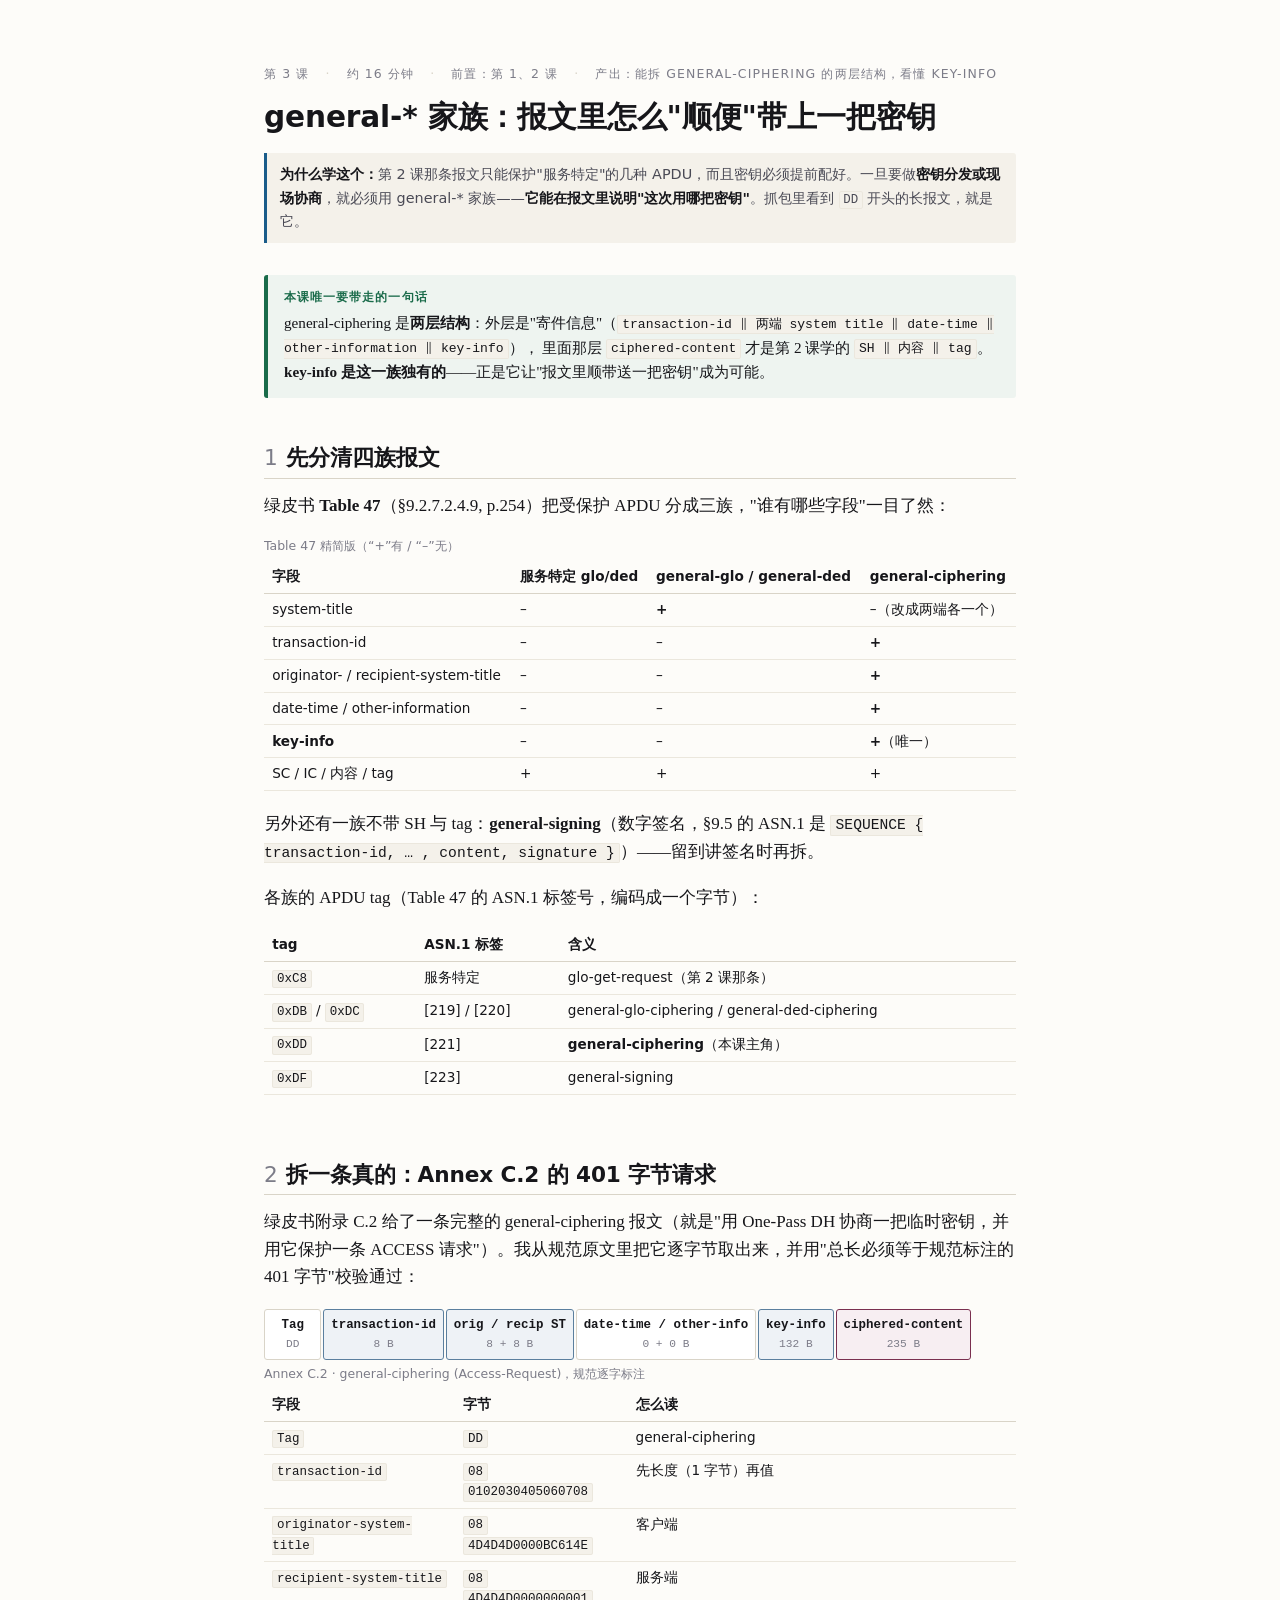
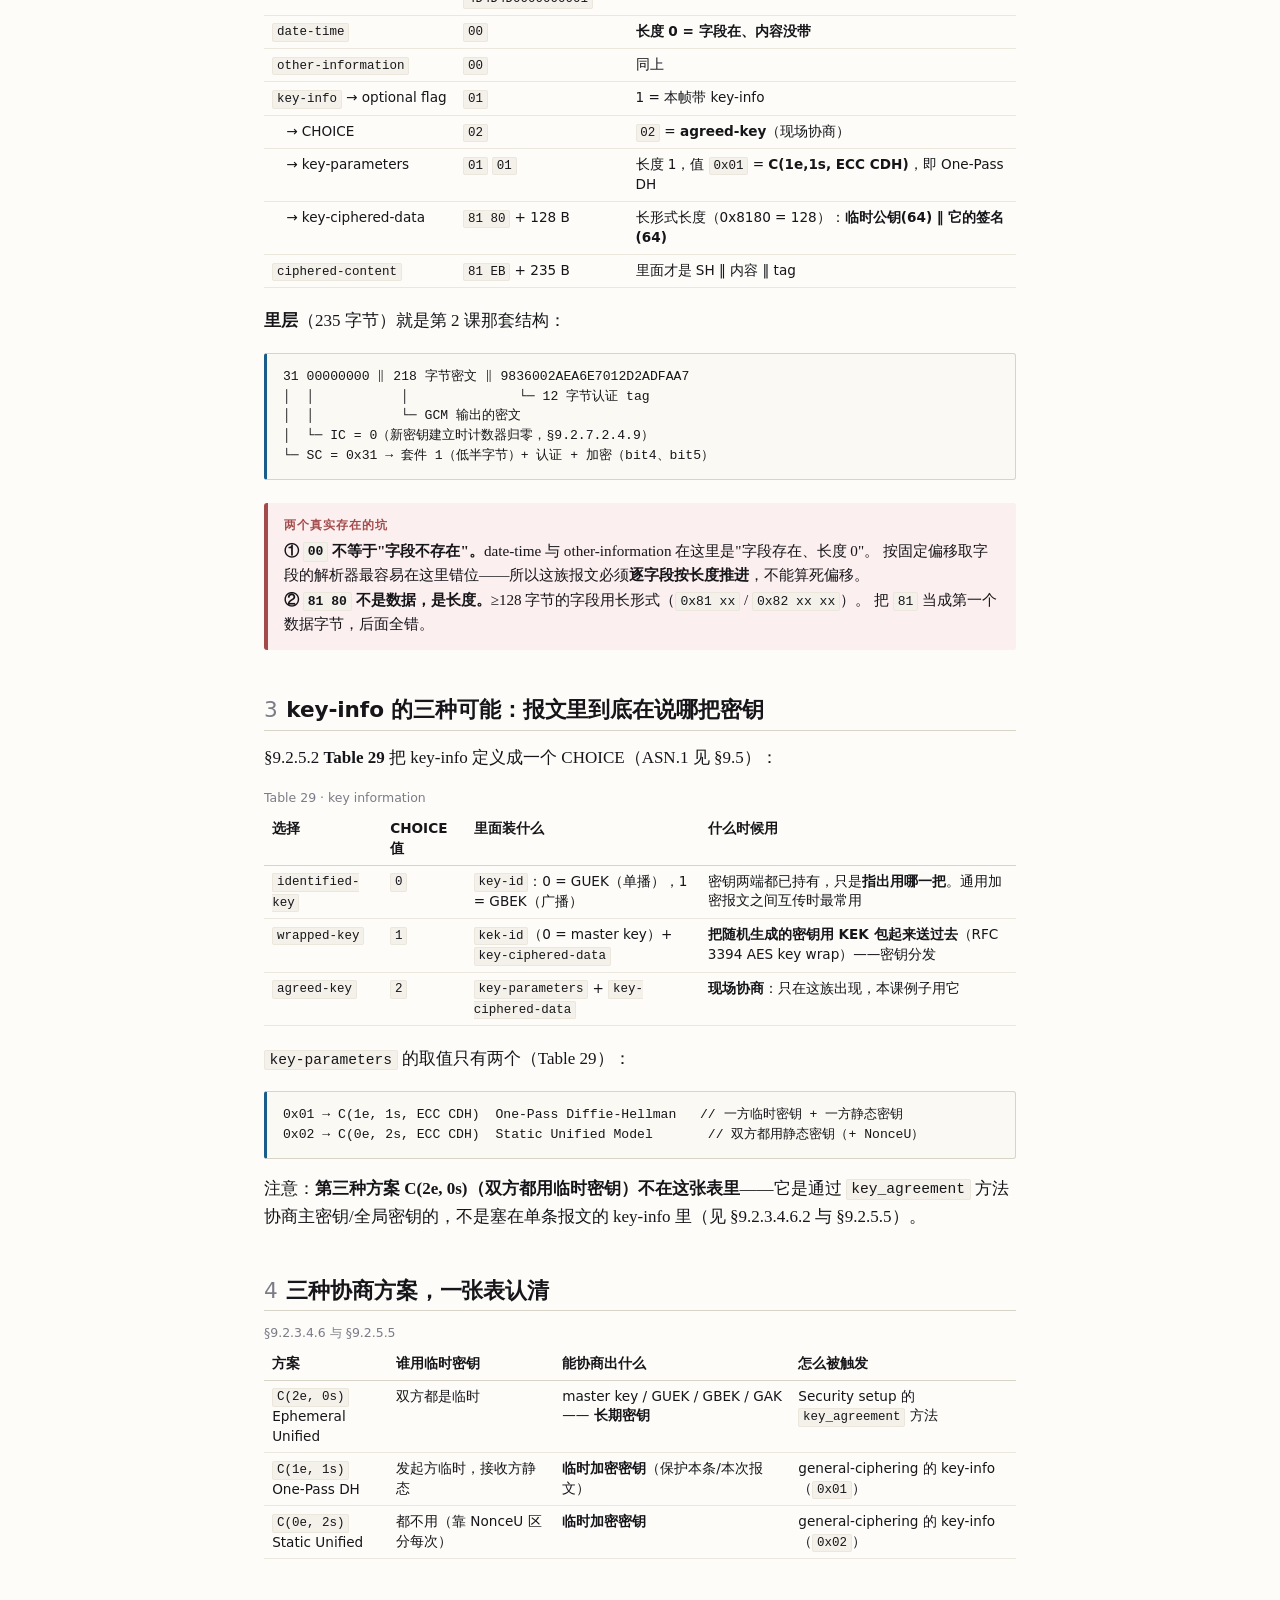
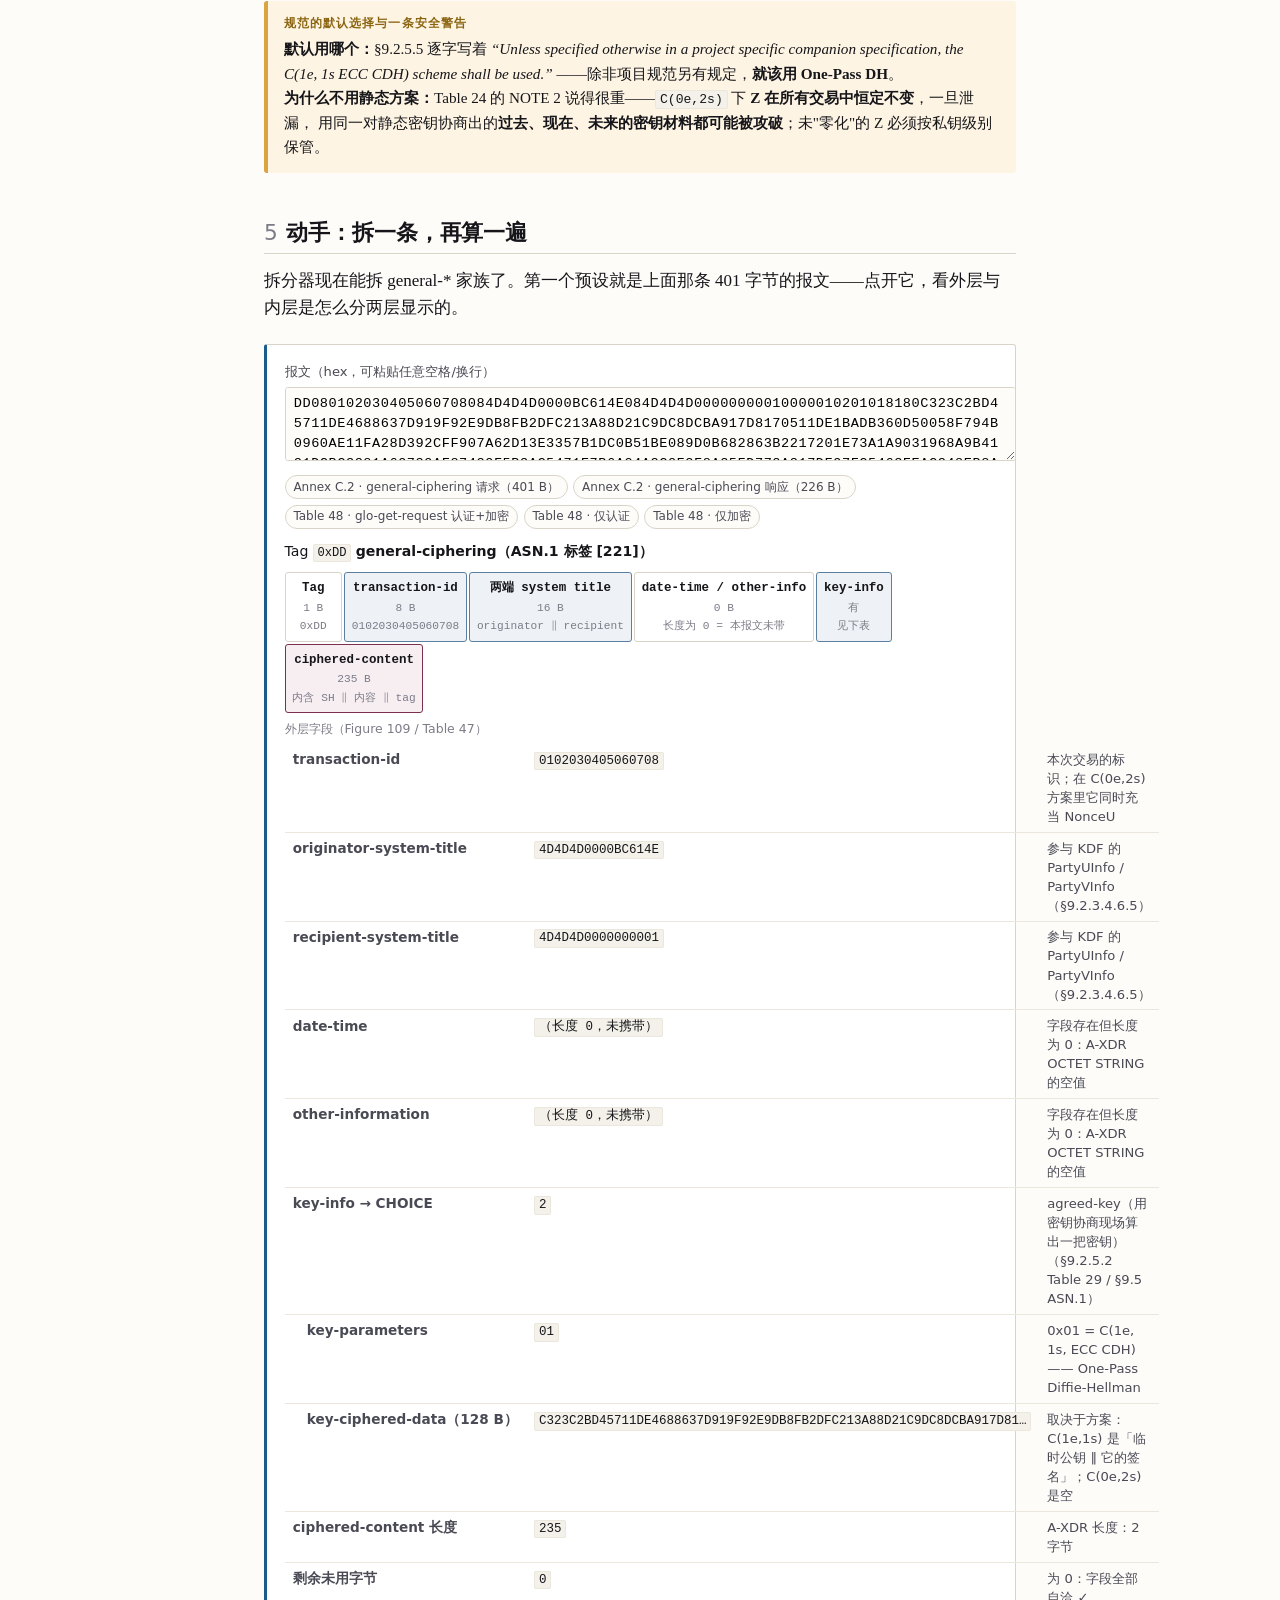
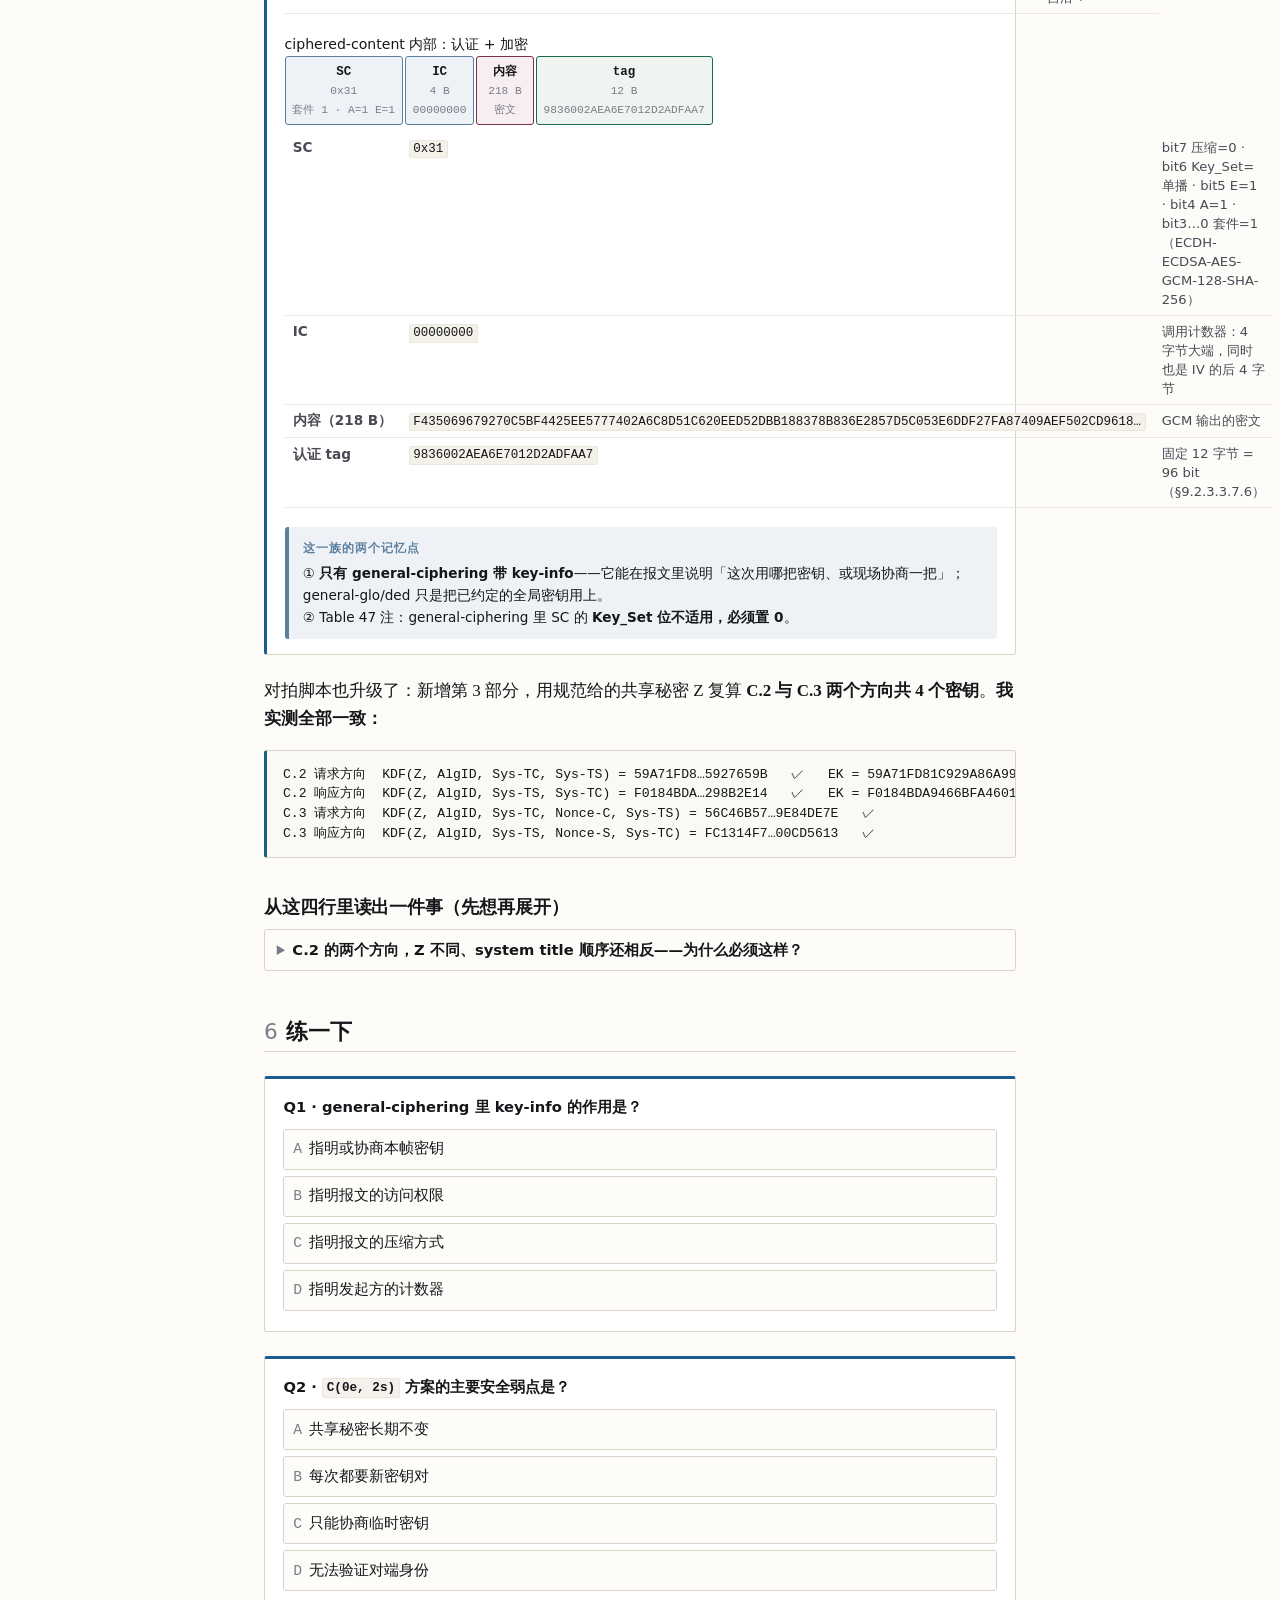
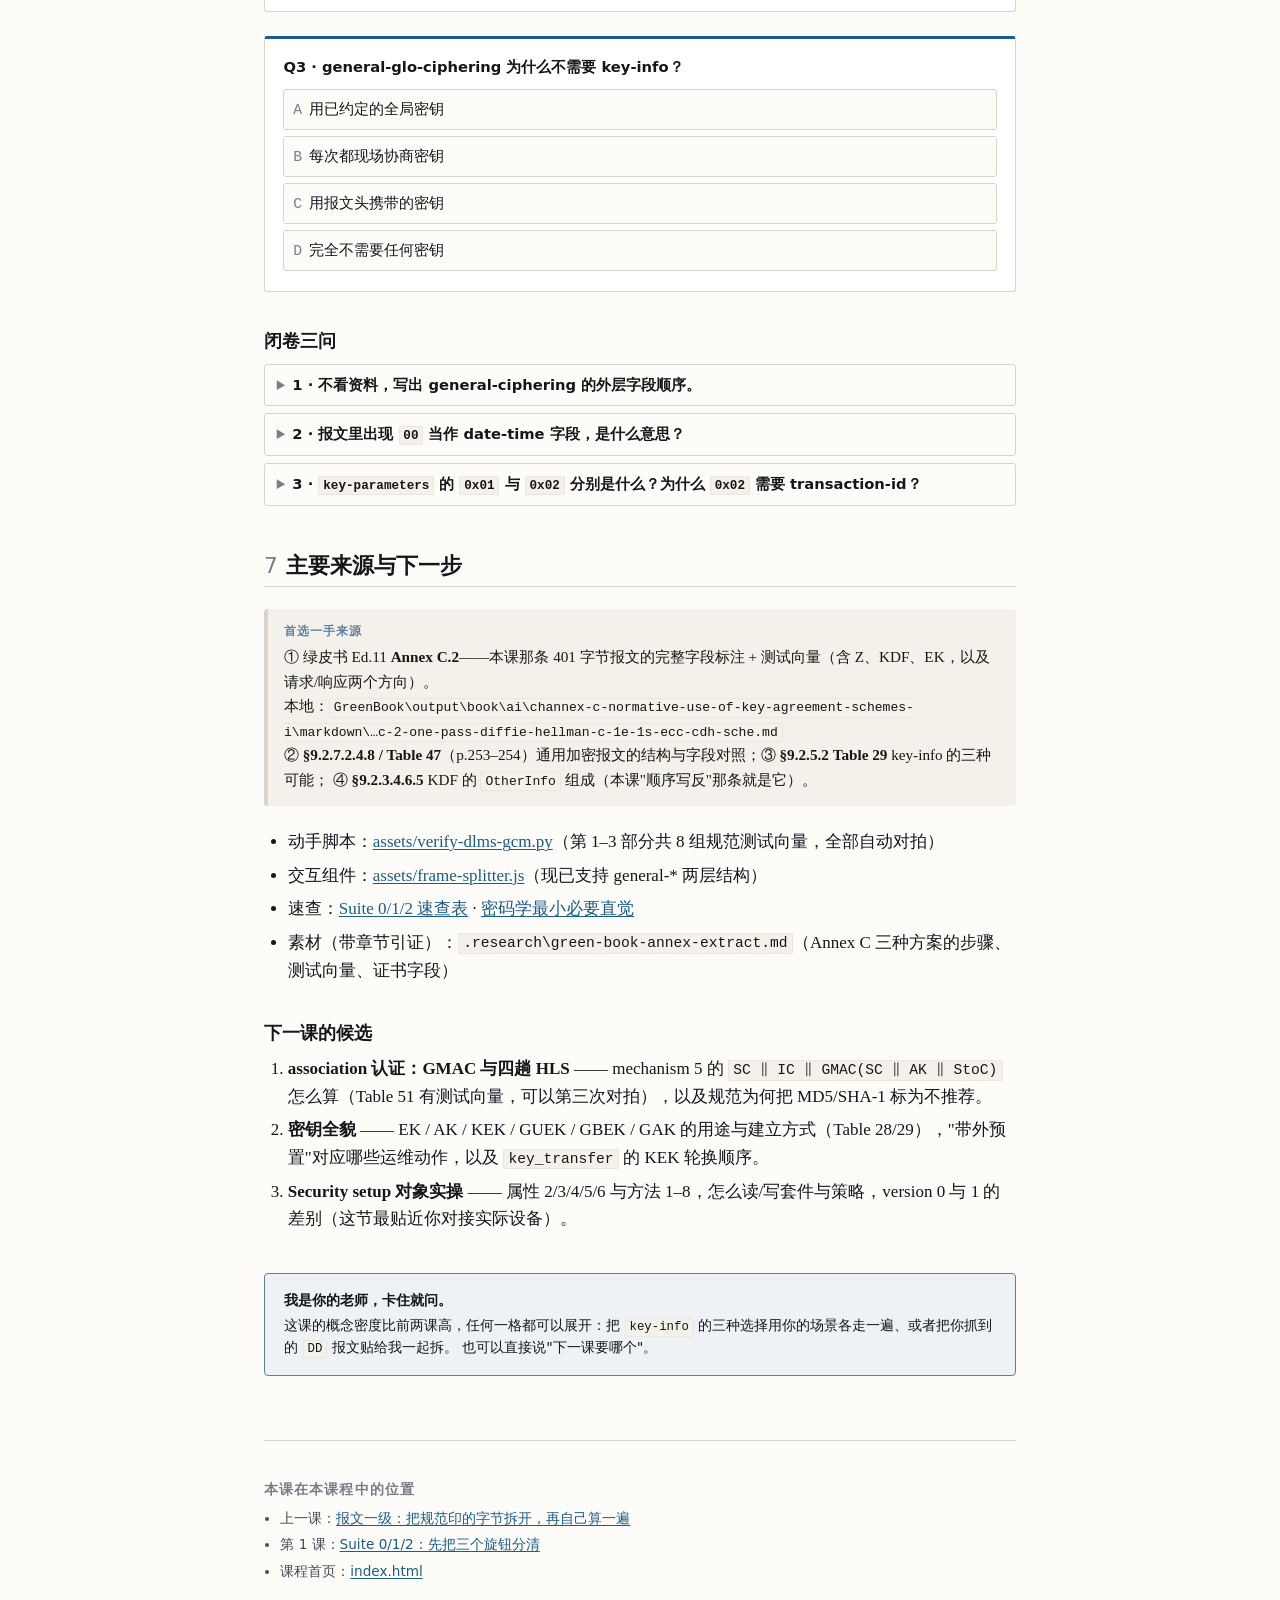
<file: lessons/0003-general-ciphering-key-info.html>
<!DOCTYPE html>
<html lang="zh-CN">
<head>
<meta charset="utf-8">
<meta name="viewport" content="width=device-width, initial-scale=1">
<title>第 3 课 · general-* 家族：报文里怎么"顺便"带上一把密钥</title>
<link rel="stylesheet" href="../assets/course.css">
</head>
<body>

<p class="lesson-meta">
  <span>第 3 课</span><span class="sep">·</span>
  <span>约 16 分钟</span><span class="sep">·</span>
  <span>前置：第 1、2 课</span><span class="sep">·</span>
  <span>产出：能拆 general-ciphering 的两层结构，看懂 key-info</span>
</p>

<h1>general-* 家族：报文里怎么"顺便"带上一把密钥</h1>

<div class="mission-line">
  <b>为什么学这个：</b>第 2 课那条报文只能保护"服务特定"的几种 APDU，而且密钥必须提前配好。一旦要做<b>密钥分发或现场协商</b>，就必须用 general-* 家族——<b>它能在报文里说明"这次用哪把密钥"</b>。抓包里看到 <code>DD</code> 开头的长报文，就是它。
</div>

<div class="callout key">
  <span class="label">本课唯一要带走的一句话</span>
  <p>general-ciphering 是<b>两层结构</b>：外层是"寄件信息"（<code>transaction-id ‖ 两端 system title ‖ date-time ‖ other-information ‖ key-info</code>），
  里面那层 <code>ciphered-content</code> 才是第 2 课学的 <code>SH ‖ 内容 ‖ tag</code>。
  <b>key-info 是这一族独有的</b>——正是它让"报文里顺带送一把密钥"成为可能。</p>
</div>

<h2><span class="num">1</span>先分清四族报文</h2>

<p>绿皮书 <b>Table 47</b>（§9.2.7.2.4.9, p.254）把受保护 APDU 分成三族，"谁有哪些字段"一目了然：</p>

<div class="table-scroll">
<table>
  <caption>Table 47 精简版（“+”有 / “–”无）</caption>
  <thead><tr><th>字段</th><th>服务特定 glo/ded</th><th>general-glo / general-ded</th><th>general-ciphering</th></tr></thead>
  <tbody>
    <tr><td>system-title</td><td>–</td><td><b>+</b></td><td>–（改成两端各一个）</td></tr>
    <tr><td>transaction-id</td><td>–</td><td>–</td><td><b>+</b></td></tr>
    <tr><td>originator- / recipient-system-title</td><td>–</td><td>–</td><td><b>+</b></td></tr>
    <tr><td>date-time / other-information</td><td>–</td><td>–</td><td><b>+</b></td></tr>
    <tr><td><b>key-info</b></td><td>–</td><td>–</td><td><b>+</b>（唯一）</td></tr>
    <tr><td>SC / IC / 内容 / tag</td><td>+</td><td>+</td><td>+</td></tr>
  </tbody>
</table>
</div>

<p>另外还有一族不带 SH 与 tag：<b>general-signing</b>（数字签名，§9.5 的 ASN.1 是 <code>SEQUENCE { transaction-id, … , content, signature }</code>）——留到讲签名时再拆。</p>

<p>各族的 APDU tag（Table 47 的 ASN.1 标签号，编码成一个字节）：</p>

<div class="table-scroll">
<table>
  <thead><tr><th>tag</th><th>ASN.1 标签</th><th>含义</th></tr></thead>
  <tbody>
    <tr><td><code>0xC8</code></td><td>服务特定</td><td>glo-get-request（第 2 课那条）</td></tr>
    <tr><td><code>0xDB</code> / <code>0xDC</code></td><td>[219] / [220]</td><td>general-glo-ciphering / general-ded-ciphering</td></tr>
    <tr><td><code>0xDD</code></td><td>[221]</td><td><b>general-ciphering</b>（本课主角）</td></tr>
    <tr><td><code>0xDF</code></td><td>[223]</td><td>general-signing</td></tr>
  </tbody>
</table>
</div>

<h2><span class="num">2</span>拆一条真的：Annex C.2 的 401 字节请求</h2>

<p>绿皮书附录 C.2 给了一条完整的 general-ciphering 报文（就是"用 One-Pass DH 协商一把临时密钥，并用它保护一条 ACCESS 请求"）。我从规范原文里把它逐字节取出来，并用"总长必须等于规范标注的 401 字节"校验通过：</p>

<div class="bytes">
  <div class="f plain"><b>Tag</b><span>DD</span></div>
  <div class="f sec"><b>transaction-id</b><span>8 B</span></div>
  <div class="f sec"><b>orig / recip ST</b><span>8 + 8 B</span></div>
  <div class="f plain"><b>date-time / other-info</b><span>0 + 0 B</span></div>
  <div class="f sec"><b>key-info</b><span>132 B</span></div>
  <div class="f enc"><b>ciphered-content</b><span>235 B</span></div>
</div>

<div class="table-scroll">
<table>
  <caption>Annex C.2 · general-ciphering (Access-Request)，规范逐字标注</caption>
  <thead><tr><th>字段</th><th>字节</th><th>怎么读</th></tr></thead>
  <tbody>
    <tr><td><code>Tag</code></td><td><code>DD</code></td><td>general-ciphering</td></tr>
    <tr><td><code>transaction-id</code></td><td><code>08</code> <code>0102030405060708</code></td><td>先长度（1 字节）再值</td></tr>
    <tr><td><code>originator-system-title</code></td><td><code>08</code> <code>4D4D4D0000BC614E</code></td><td>客户端</td></tr>
    <tr><td><code>recipient-system-title</code></td><td><code>08</code> <code>4D4D4D0000000001</code></td><td>服务端</td></tr>
    <tr><td><code>date-time</code></td><td><code>00</code></td><td><b>长度 0 = 字段在、内容没带</b></td></tr>
    <tr><td><code>other-information</code></td><td><code>00</code></td><td>同上</td></tr>
    <tr><td><code>key-info</code> → optional flag</td><td><code>01</code></td><td>1 = 本帧带 key-info</td></tr>
    <tr><td>　→ CHOICE</td><td><code>02</code></td><td><code>02</code> = <b>agreed-key</b>（现场协商）</td></tr>
    <tr><td>　→ key-parameters</td><td><code>01</code> <code>01</code></td><td>长度 1，值 <code>0x01</code> = <b>C(1e,1s, ECC CDH)</b>，即 One-Pass DH</td></tr>
    <tr><td>　→ key-ciphered-data</td><td><code>81 80</code> + 128 B</td><td>长形式长度（0x8180 = 128）：<b>临时公钥(64) ‖ 它的签名(64)</b></td></tr>
    <tr><td><code>ciphered-content</code></td><td><code>81 EB</code> + 235 B</td><td>里面才是 SH ‖ 内容 ‖ tag</td></tr>
  </tbody>
</table>
</div>

<p><b>里层</b>（235 字节）就是第 2 课那套结构：</p>

<pre><code>31 00000000 ‖ 218 字节密文 ‖ 9836002AEA6E7012D2ADFAA7
│  │           │              └─ 12 字节认证 tag
│  │           └─ GCM 输出的密文
│  └─ IC = 0（新密钥建立时计数器归零，§9.2.7.2.4.9）
└─ SC = 0x31 → 套件 1（低半字节）+ 认证 + 加密（bit4、bit5）</code></pre>

<div class="callout trap">
  <span class="label">两个真实存在的坑</span>
  <p><b>① <code>00</code> 不等于"字段不存在"。</b>date-time 与 other-information 在这里是"字段存在、长度 0"。
  按固定偏移取字段的解析器最容易在这里错位——所以这族报文必须<b>逐字段按长度推进</b>，不能算死偏移。<br>
  <b>② <code>81 80</code> 不是数据，是长度。</b>≥128 字节的字段用长形式（<code>0x81 xx</code> / <code>0x82 xx xx</code>）。
  把 <code>81</code> 当成第一个数据字节，后面全错。</p>
</div>

<h2><span class="num">3</span>key-info 的三种可能：报文里到底在说哪把密钥</h2>

<p>§9.2.5.2 <b>Table 29</b> 把 key-info 定义成一个 CHOICE（ASN.1 见 §9.5）：</p>

<div class="table-scroll">
<table>
  <caption>Table 29 · key information</caption>
  <thead><tr><th>选择</th><th>CHOICE 值</th><th>里面装什么</th><th>什么时候用</th></tr></thead>
  <tbody>
    <tr>
      <td><code>identified-key</code></td><td><code>0</code></td>
      <td><code>key-id</code>：0 = GUEK（单播），1 = GBEK（广播）</td>
      <td>密钥两端都已持有，只是<b>指出用哪一把</b>。通用加密报文之间互传时最常用</td>
    </tr>
    <tr>
      <td><code>wrapped-key</code></td><td><code>1</code></td>
      <td><code>kek-id</code>（0 = master key）+ <code>key-ciphered-data</code></td>
      <td><b>把随机生成的密钥用 KEK 包起来送过去</b>（RFC 3394 AES key wrap）——密钥分发</td>
    </tr>
    <tr>
      <td><code>agreed-key</code></td><td><code>2</code></td>
      <td><code>key-parameters</code> + <code>key-ciphered-data</code></td>
      <td><b>现场协商</b>：只在这族出现，本课例子用它</td>
    </tr>
  </tbody>
</table>
</div>

<p><code>key-parameters</code> 的取值只有两个（Table 29）：</p>

<pre><code>0x01 → C(1e, 1s, ECC CDH)  One-Pass Diffie-Hellman   // 一方临时密钥 + 一方静态密钥
0x02 → C(0e, 2s, ECC CDH)  Static Unified Model       // 双方都用静态密钥（+ NonceU）</code></pre>

<p>注意：<b>第三种方案 C(2e, 0s)（双方都用临时密钥）不在这张表里</b>——它是通过 <code>key_agreement</code> 方法协商主密钥/全局密钥的，不是塞在单条报文的 key-info 里（见 §9.2.3.4.6.2 与 §9.2.5.5）。</p>

<h2><span class="num">4</span>三种协商方案，一张表认清</h2>

<div class="table-scroll">
<table>
  <caption>§9.2.3.4.6 与 §9.2.5.5</caption>
  <thead><tr><th>方案</th><th>谁用临时密钥</th><th>能协商出什么</th><th>怎么被触发</th></tr></thead>
  <tbody>
    <tr>
      <td><code>C(2e, 0s)</code><br>Ephemeral Unified</td>
      <td>双方都是临时</td>
      <td>master key / GUEK / GBEK / GAK —— <b>长期密钥</b></td>
      <td>Security setup 的 <code>key_agreement</code> 方法</td>
    </tr>
    <tr>
      <td><code>C(1e, 1s)</code><br>One-Pass DH</td>
      <td>发起方临时，接收方静态</td>
      <td><b>临时加密密钥</b>（保护本条/本次报文）</td>
      <td>general-ciphering 的 key-info（<code>0x01</code>）</td>
    </tr>
    <tr>
      <td><code>C(0e, 2s)</code><br>Static Unified</td>
      <td>都不用（靠 NonceU 区分每次）</td>
      <td><b>临时加密密钥</b></td>
      <td>general-ciphering 的 key-info（<code>0x02</code>）</td>
    </tr>
  </tbody>
</table>
</div>

<div class="callout warn">
  <span class="label">规范的默认选择与一条安全警告</span>
  <p><b>默认用哪个：</b>§9.2.5.5 逐字写着 <i>“Unless specified otherwise in a project specific companion specification, the C(1e, 1s ECC CDH) scheme shall be used.”</i>
  ——除非项目规范另有规定，<b>就该用 One-Pass DH</b>。<br>
  <b>为什么不用静态方案：</b>Table 24 的 NOTE 2 说得很重——<code>C(0e,2s)</code> 下 <b>Z 在所有交易中恒定不变</b>，一旦泄漏，
  用同一对静态密钥协商出的<b>过去、现在、未来的密钥材料都可能被攻破</b>；未"零化"的 Z 必须按私钥级别保管。</p>
</div>

<h2><span class="num">5</span>动手：拆一条，再算一遍</h2>

<p>拆分器现在能拆 general-* 家族了。第一个预设就是上面那条 401 字节的报文——点开它，看外层与内层是怎么分两层显示的。</p>

<div class="frame-splitter" data-frame-splitter>
  <noscript>
    <p><b>（JavaScript 未启用）</b>读法：<code>DD</code> 之后先按「长度+值」依次读 transaction-id、两个 system title、date-time、other-information，
    然后 key-info（1 字节 optional flag → 1 字节 CHOICE → 方案相关字段），最后是带长度的 ciphered-content，里面才是 SH ‖ 内容 ‖ tag。</p>
  </noscript>
</div>

<p>对拍脚本也升级了：新增第 3 部分，用规范给的共享秘密 Z 复算 <b>C.2 与 C.3 两个方向共 4 个密钥</b>。<b>我实测全部一致：</b></p>

<pre><code>C.2 请求方向  KDF(Z, AlgID, Sys-TC, Sys-TS) = 59A71FD8…5927659B   ✓   EK = 59A71FD81C929A86A99438DA17A66C05
C.2 响应方向  KDF(Z, AlgID, Sys-TS, Sys-TC) = F0184BDA…298B2E14   ✓   EK = F0184BDA9466BFA4601A64A7EF46504A
C.3 请求方向  KDF(Z, AlgID, Sys-TC, Nonce-C, Sys-TS) = 56C46B57…9E84DE7E   ✓
C.3 响应方向  KDF(Z, AlgID, Sys-TS, Nonce-S, Sys-TC) = FC1314F7…00CD5613   ✓</code></pre>

<div class="recall">
  <h3>从这四行里读出一件事（先想再展开）</h3>
  <details open>
    <summary>C.2 的两个方向，Z 不同、system title 顺序还相反——为什么必须这样？</summary>
    <p>因为 KDF 的 <code>OtherInfo = AlgorithmID ‖ PartyUInfo ‖ PartyVInfo</code>（§9.2.3.4.6.5）：<b>发起方把自己放在 PartyU、把对方放在 PartyV</b>。
    同一对实体在两个方向上算出的密钥<b>必须不同</b>，否则双向流量会共用密钥与密钥流。<br>
    这也是实现里最常见的错误来源：<b>把顺序写反，密钥就完全不同</b>——现象是"密钥协商成功、但对方说 tag 校验失败"。
    我在脚本里就是靠这两条向量确认顺序的。</p>
  </details>
</div>

<h2><span class="num">6</span>练一下</h2>

<div class="quiz" data-quiz>
  <p class="q">Q1 · general-ciphering 里 key-info 的作用是？</p>
  <ul class="opts">
    <li data-correct="true">指明或协商本帧密钥</li>
    <li>指明报文的访问权限</li>
    <li>指明报文的压缩方式</li>
    <li>指明发起方的计数器</li>
  </ul>
  <p class="feedback"><b>解析：</b>key-info 是一个 CHOICE（§9.2.5.2 Table 29）：<code>identified-key</code> 只指出用哪把已持有的全局密钥，<code>wrapped-key</code> 用 KEK 包一把新密钥送过去，<code>agreed-key</code> 现场协商。访问权限在 Association 对象里、压缩在 SC 的 bit7、计数器是 SH 里的 IC——都不是 key-info 的职责。</p>
</div>

<div class="quiz" data-quiz>
  <p class="q">Q2 · <code>C(0e, 2s)</code> 方案的主要安全弱点是？</p>
  <ul class="opts">
    <li data-correct="true">共享秘密长期不变</li>
    <li>每次都要新密钥对</li>
    <li>只能协商临时密钥</li>
    <li>无法验证对端身份</li>
  </ul>
  <p class="feedback"><b>解析：</b>双方都用静态密钥，所以 Z 恒定（Table 24 NOTE 2）：一旦泄漏，用同一对静态密钥派生过的<b>历史、当前与未来</b>密钥材料都可能失效。规范因此要求：除非项目规范另有规定，应优先用 <code>C(1e,1s)</code>。"每次都要新密钥对"是临时方案（C(2e,0s)）的特点，不是弱点；身份验证靠 ECDSA 证书，与用哪种 ECDH 方案无关。</p>
</div>

<div class="quiz" data-quiz>
  <p class="q">Q3 · general-glo-ciphering 为什么不需要 key-info？</p>
  <ul class="opts">
    <li data-correct="true">用已约定的全局密钥</li>
    <li>每次都现场协商密钥</li>
    <li>用报文头携带的密钥</li>
    <li>完全不需要任何密钥</li>
  </ul>
  <p class="feedback"><b>解析：</b>Table 47 里 key-info 一栏只有 general-ciphering 是 "+"。general-glo/ded 用的是两端<b>事先约定好的</b>全局/专用密钥（GUEK / 专用密钥），所以报文只需带上 system-title 表明身份，不需要再讨论用哪把密钥。它还是一种"轻量"选择：外层字段更少。</p>
</div>

<div class="recall">
  <h3>闭卷三问</h3>
  <details open>
    <summary>1 · 不看资料，写出 general-ciphering 的外层字段顺序。</summary>
    <p><code>Tag(0xDD)</code> → transaction-id → originator-system-title → recipient-system-title → date-time → other-information → key-info → ciphered-content。<br>
    依据：§9.2.7.2.4.8 Figure 109 与 Table 47。<b>每个字段都是「长度 + 值」</b>，长度可能是长形式。</p>
  </details>
  <details open>
    <summary>2 · 报文里出现 <code>00</code> 当作 date-time 字段，是什么意思？</summary>
    <p>字段<b>存在</b>但长度为 <b>0</b>，即本次没有携带时间戳。解析器必须按长度推进（读 1 字节长度、再跳过 0 字节），不能把 <code>00</code> 当成"字段不存在"而少推一位，也不能按固定偏移去取后面的字段。</p>
  </details>
  <details open>
    <summary>3 · <code>key-parameters</code> 的 <code>0x01</code> 与 <code>0x02</code> 分别是什么？为什么 <code>0x02</code> 需要 transaction-id？</summary>
    <p><code>0x01</code> = <code>C(1e, 1s, ECC CDH)</code>（One-Pass DH）；<code>0x02</code> = <code>C(0e, 2s, ECC CDH)</code>（Static Unified）。<br>
    静态方案双方的共享秘密 Z 每次都一样，所以必须靠一个每次不同的输入来区分——规范就用 <b>transaction-id 充当 NonceU</b>（§9.2.3.4.6.4 步骤 5），并把它放进 KDF 的 <code>PartyUInfo</code>。这也是为什么 <code>0x02</code> 的 <code>key-ciphered-data</code> 是空的：没有临时公钥要传。</p>
  </details>
</div>

<h2><span class="num">7</span>主要来源与下一步</h2>

<div class="callout quote">
  <span class="label">首选一手来源</span>
  <p>① 绿皮书 Ed.11 <b>Annex C.2</b>——本课那条 401 字节报文的完整字段标注 + 测试向量（含 Z、KDF、EK，以及请求/响应两个方向）。<br>
  本地：<code>GreenBook\output\book\ai\channex-c-normative-use-of-key-agreement-schemes-i\markdown\…c-2-one-pass-diffie-hellman-c-1e-1s-ecc-cdh-sche.md</code><br>
  ② <b>§9.2.7.2.4.8 / Table 47</b>（p.253–254）通用加密报文的结构与字段对照；③ <b>§9.2.5.2 Table 29</b> key-info 的三种可能；
  ④ <b>§9.2.3.4.6.5</b> KDF 的 <code>OtherInfo</code> 组成（本课"顺序写反"那条就是它）。</p>
</div>

<ul>
  <li>动手脚本：<a href="../assets/verify-dlms-gcm.py">assets/verify-dlms-gcm.py</a>（第 1–3 部分共 8 组规范测试向量，全部自动对拍）</li>
  <li>交互组件：<a href="../assets/frame-splitter.js">assets/frame-splitter.js</a>（现已支持 general-* 两层结构）</li>
  <li>速查：<a href="../reference/security-suites.html">Suite 0/1/2 速查表</a> · <a href="../reference/crypto-primer.html">密码学最小必要直觉</a></li>
  <li>素材（带章节引证）：<code>.research\green-book-annex-extract.md</code>（Annex C 三种方案的步骤、测试向量、证书字段）</li>
</ul>

<h3>下一课的候选</h3>
<ol>
  <li><b>association 认证：GMAC 与四趟 HLS</b> —— mechanism 5 的 <code>SC ‖ IC ‖ GMAC(SC ‖ AK ‖ StoC)</code> 怎么算（Table 51 有测试向量，可以第三次对拍），以及规范为何把 MD5/SHA-1 标为不推荐。</li>
  <li><b>密钥全貌</b> —— EK / AK / KEK / GUEK / GBEK / GAK 的用途与建立方式（Table 28/29），"带外预置"对应哪些运维动作，以及 <code>key_transfer</code> 的 KEK 轮换顺序。</li>
  <li><b>Security setup 对象实操</b> —— 属性 2/3/4/5/6 与方法 1–8，怎么读/写套件与策略，version 0 与 1 的差别（这节最贴近你对接实际设备）。</li>
</ol>

<div class="ask-teacher">
  <strong>我是你的老师，卡住就问。</strong>
  这课的概念密度比前两课高，任何一格都可以展开：把 <code>key-info</code> 的三种选择用你的场景各走一遍、或者把你抓到的 <code>DD</code> 报文贴给我一起拆。
  也可以直接说"下一课要哪个"。
</div>

<div class="lesson-footer">
  <h3>本课在本课程中的位置</h3>
  <ul>
    <li>上一课：<a href="0002-apdu-byte-level-crypto.html">报文一级：把规范印的字节拆开，再自己算一遍</a></li>
    <li>第 1 课：<a href="0001-security-suites-overview.html">Suite 0/1/2：先把三个旋钮分清</a></li>
    <li>课程首页：<a href="../index.html">index.html</a></li>
  </ul>
</div>

<script src="../assets/quiz.js"></script>
<script src="../assets/frame-splitter.js"></script>
</body>
</html>
</file>
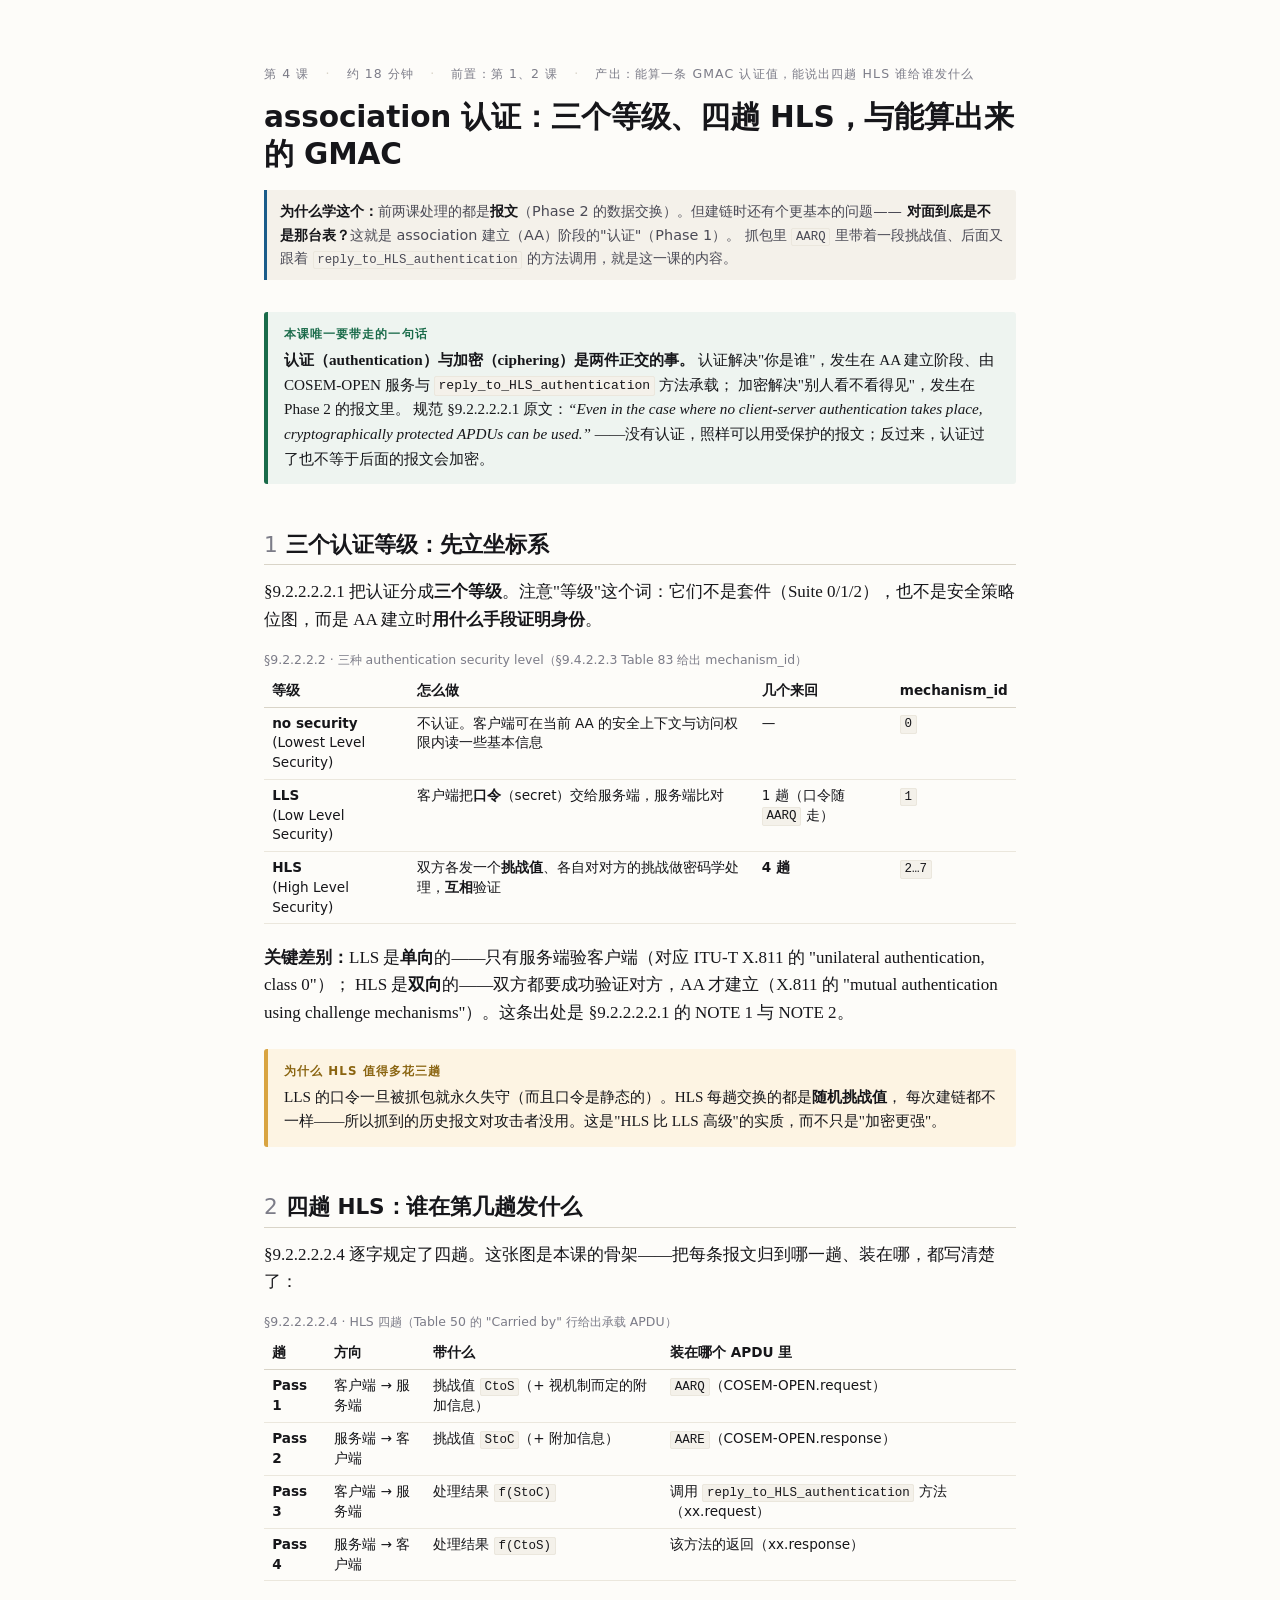
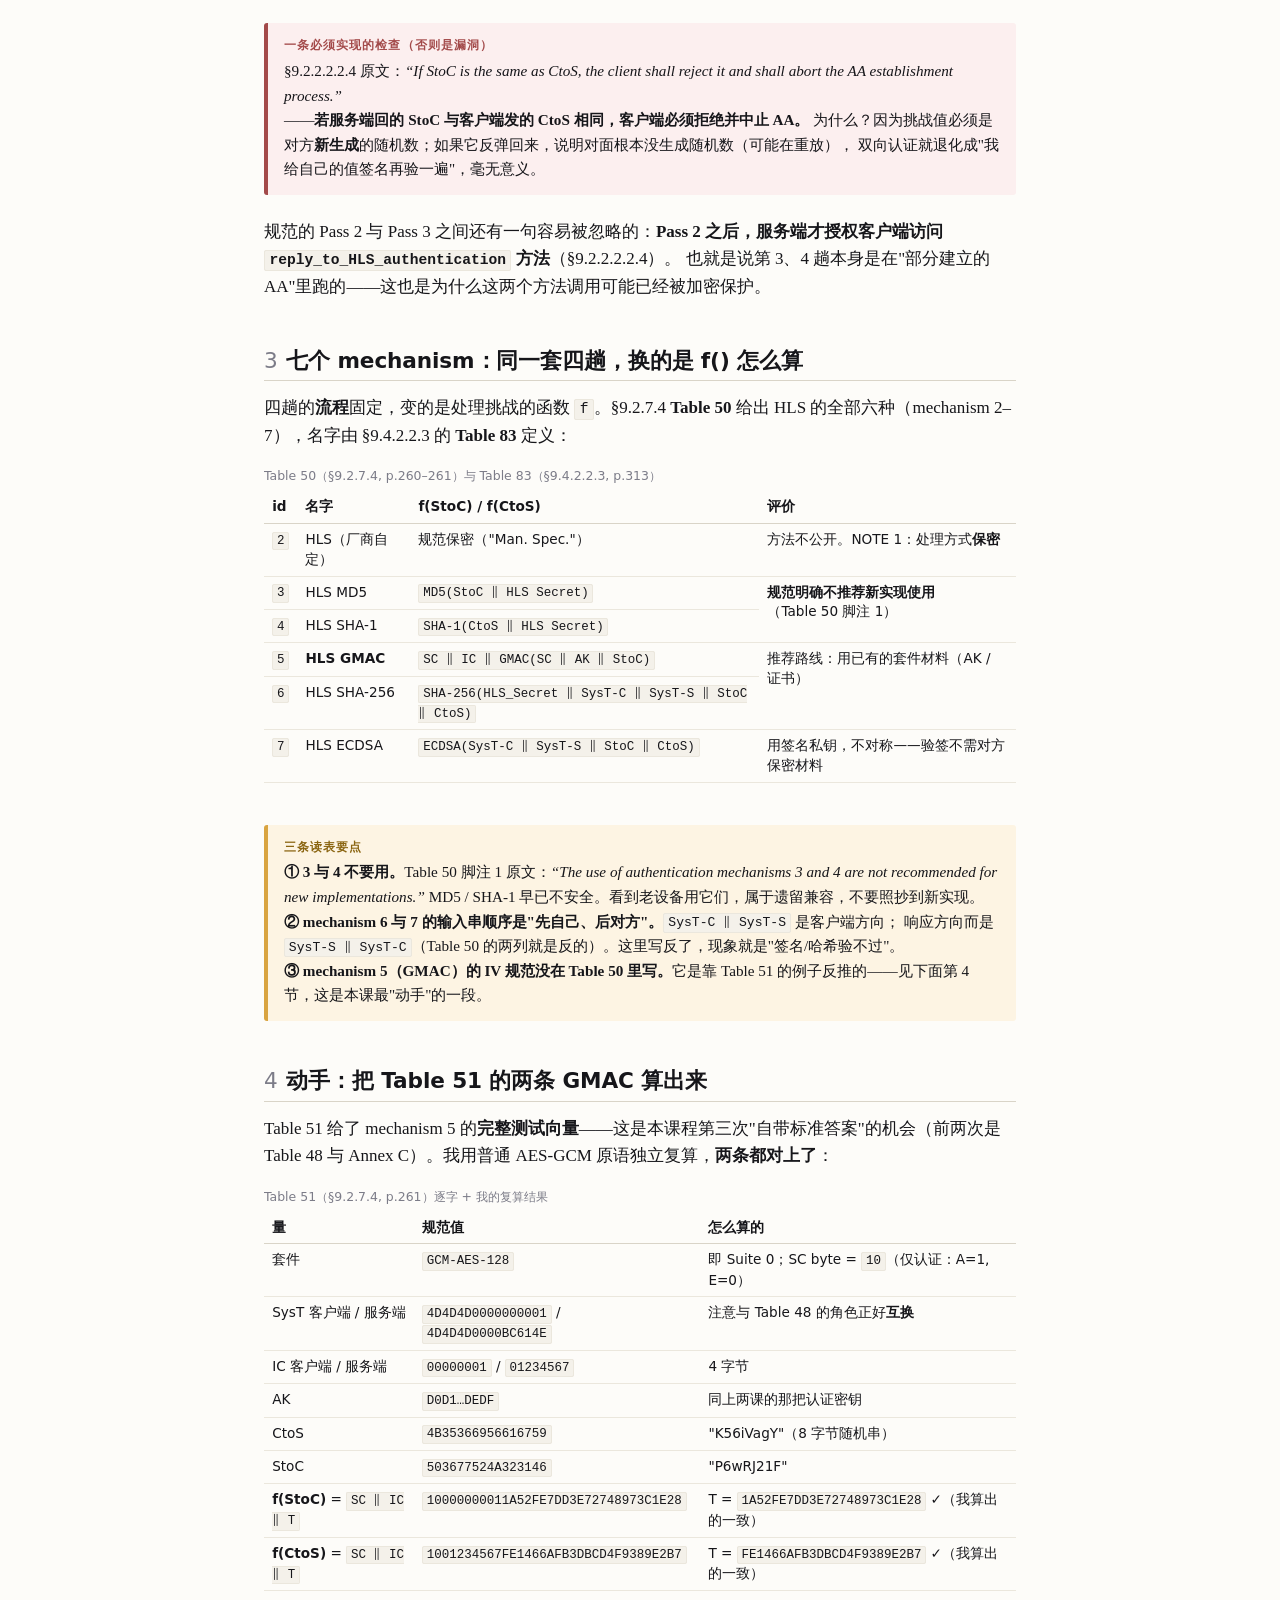
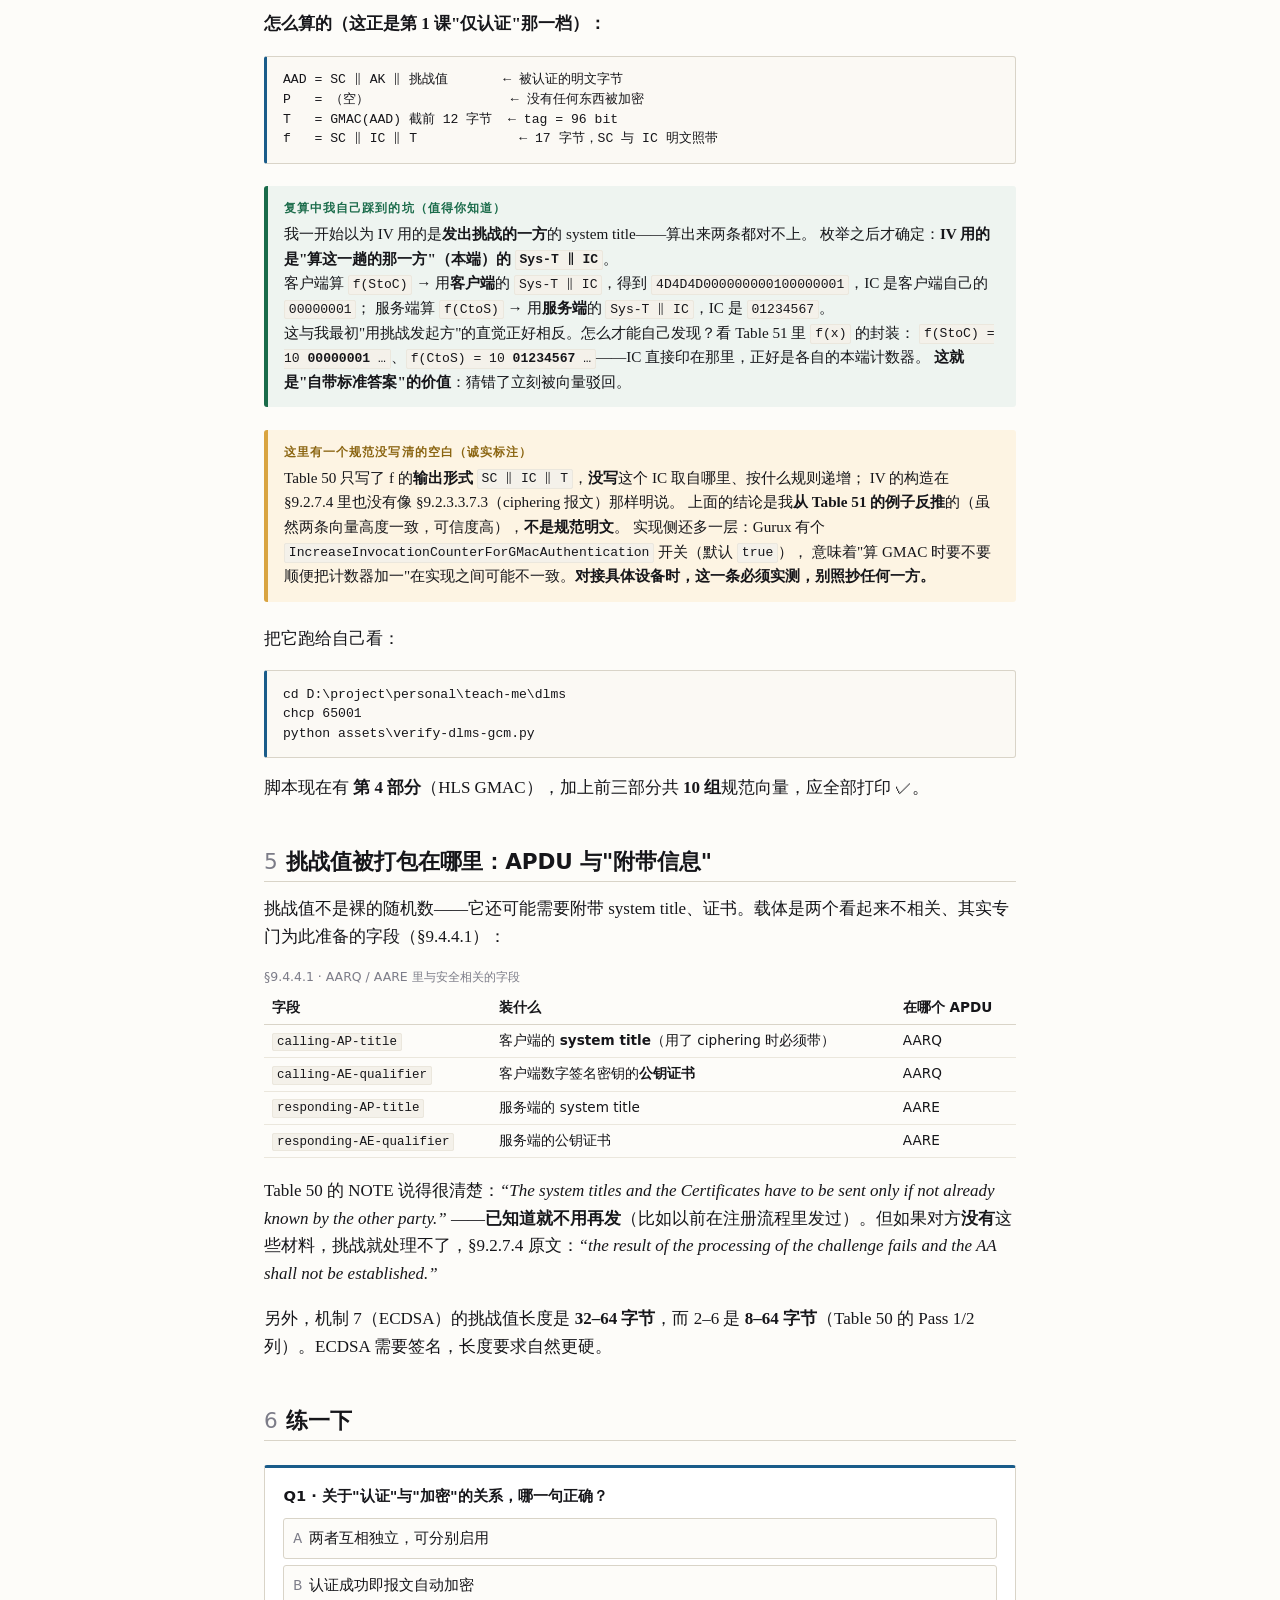
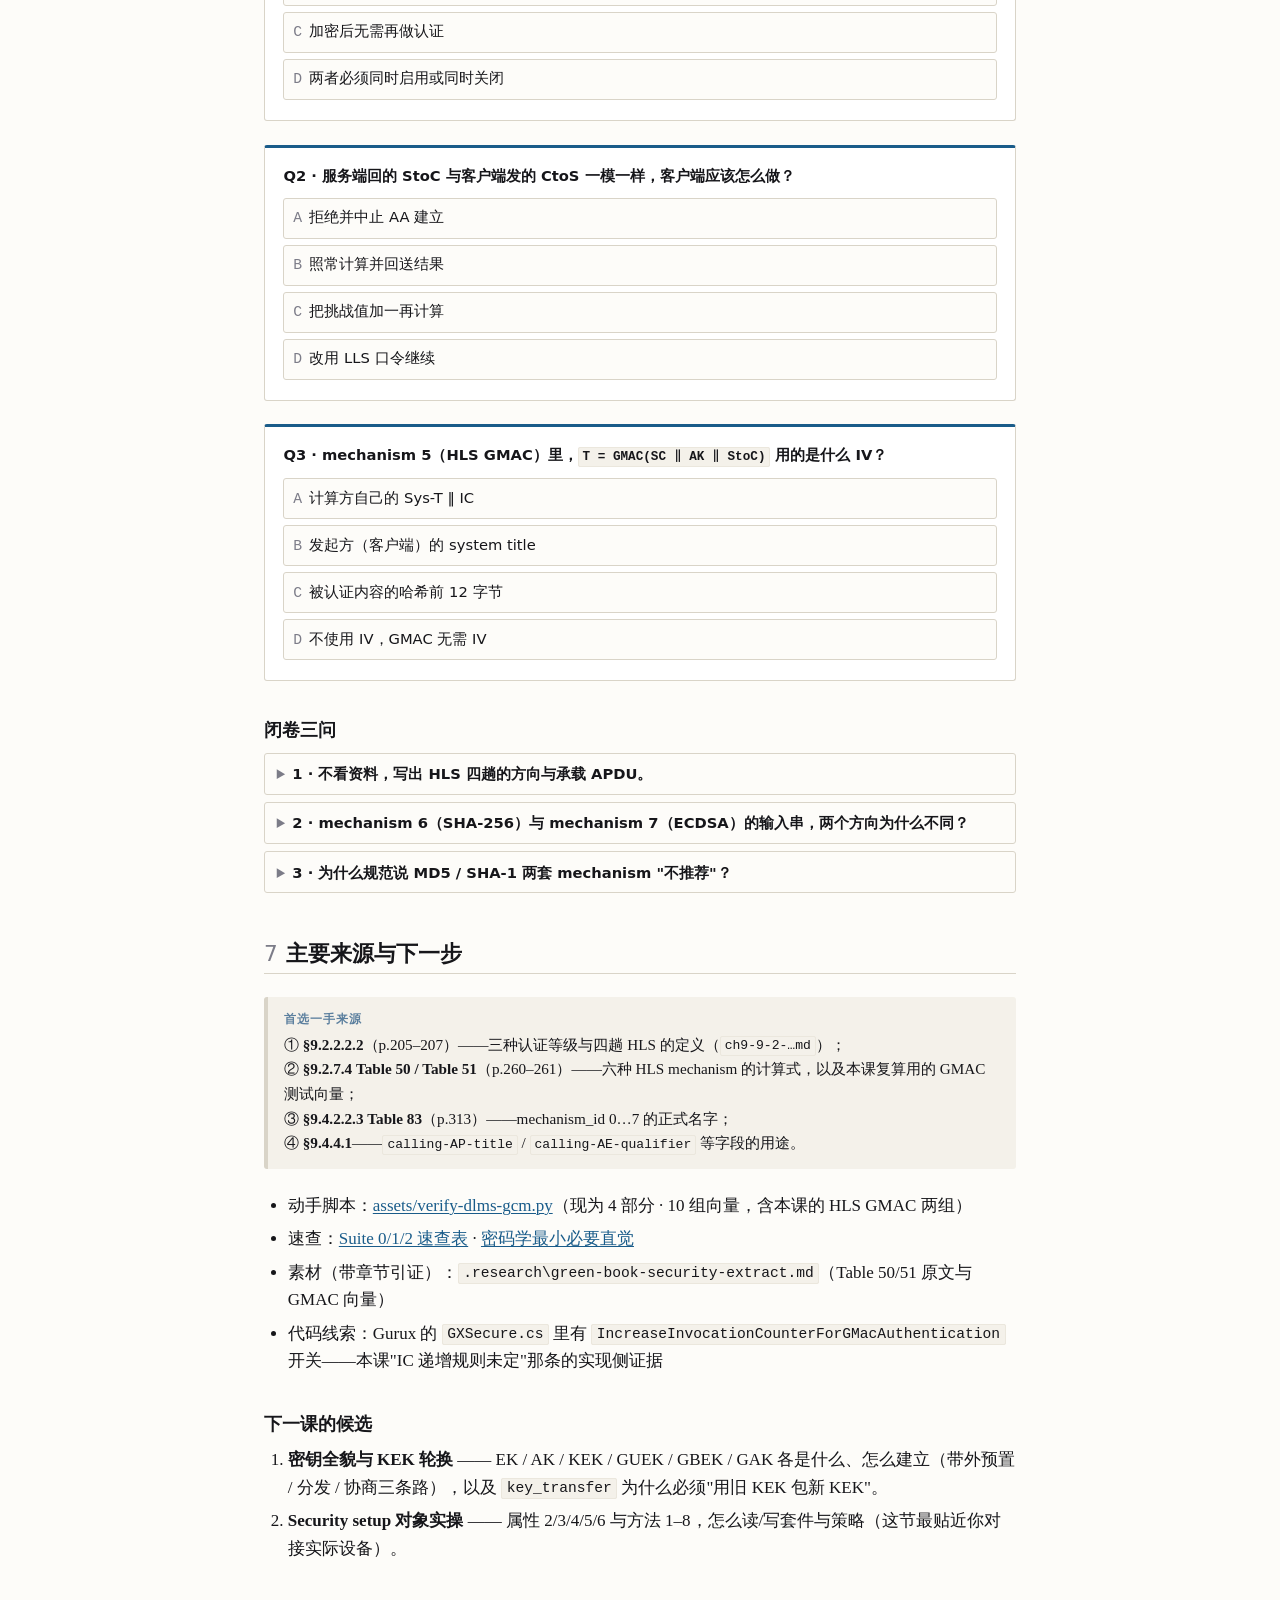
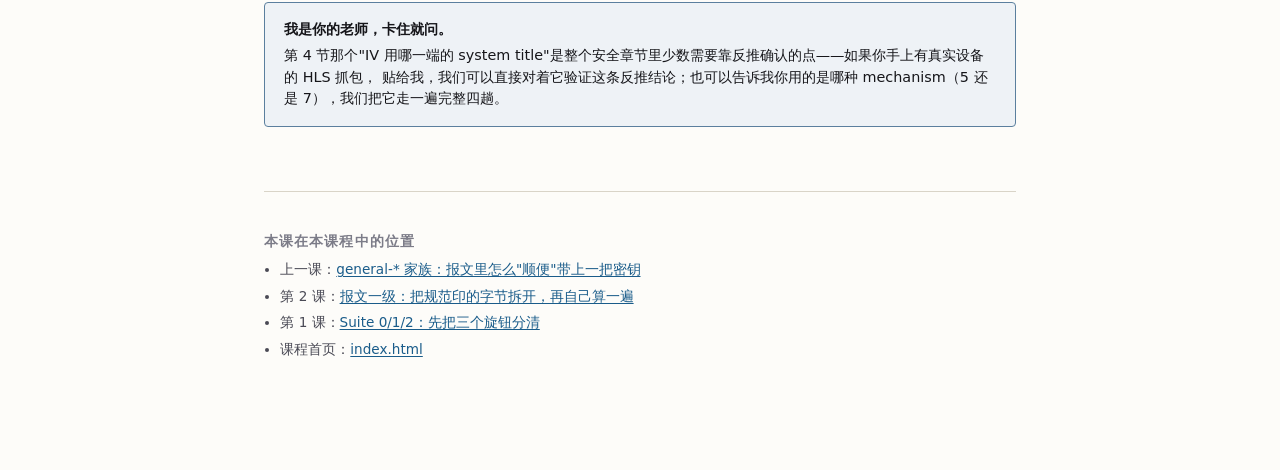
<file: lessons/0004-association-authentication-hls-gmac.html>
<!DOCTYPE html>
<html lang="zh-CN">
<head>
<meta charset="utf-8">
<meta name="viewport" content="width=device-width, initial-scale=1">
<title>第 4 课 · association 认证：三个等级、四趟 HLS，与能算出来的 GMAC</title>
<link rel="stylesheet" href="../assets/course.css">
</head>
<body>

<p class="lesson-meta">
  <span>第 4 课</span><span class="sep">·</span>
  <span>约 18 分钟</span><span class="sep">·</span>
  <span>前置：第 1、2 课</span><span class="sep">·</span>
  <span>产出：能算一条 GMAC 认证值，能说出四趟 HLS 谁给谁发什么</span>
</p>

<h1>association 认证：三个等级、四趟 HLS，与能算出来的 GMAC</h1>

<div class="mission-line">
  <b>为什么学这个：</b>前两课处理的都是<b>报文</b>（Phase 2 的数据交换）。但建链时还有个更基本的问题——
  <b>对面到底是不是那台表？</b>这就是 association 建立（AA）阶段的"认证"（Phase 1）。
  抓包里 <code>AARQ</code> 里带着一段挑战值、后面又跟着 <code>reply_to_HLS_authentication</code> 的方法调用，就是这一课的内容。
</div>

<div class="callout key">
  <span class="label">本课唯一要带走的一句话</span>
  <p><b>认证（authentication）与加密（ciphering）是两件正交的事。</b>
  认证解决"你是谁"，发生在 AA 建立阶段、由 COSEM-OPEN 服务与 <code>reply_to_HLS_authentication</code> 方法承载；
  加密解决"别人看不看得见"，发生在 Phase 2 的报文里。
  规范 §9.2.2.2.2.1 原文：<i>“Even in the case where no client-server authentication takes place, cryptographically protected APDUs can be used.”</i>
  ——没有认证，照样可以用受保护的报文；反过来，认证过了也不等于后面的报文会加密。</p>
</div>

<h2><span class="num">1</span>三个认证等级：先立坐标系</h2>

<p>§9.2.2.2.2.1 把认证分成<b>三个等级</b>。注意"等级"这个词：它们不是套件（Suite 0/1/2），也不是安全策略位图，而是 AA 建立时<b>用什么手段证明身份</b>。</p>

<div class="table-scroll">
<table>
  <caption>§9.2.2.2.2 · 三种 authentication security level（§9.4.2.2.3 Table 83 给出 mechanism_id）</caption>
  <thead><tr><th>等级</th><th>怎么做</th><th>几个来回</th><th>mechanism_id</th></tr></thead>
  <tbody>
    <tr>
      <td><b>no security</b><br>(Lowest Level Security)</td>
      <td>不认证。客户端可在当前 AA 的安全上下文与访问权限内读一些基本信息</td>
      <td>—</td>
      <td><code>0</code></td>
    </tr>
    <tr>
      <td><b>LLS</b><br>(Low Level Security)</td>
      <td>客户端把<b>口令</b>（secret）交给服务端，服务端比对</td>
      <td>1 趟（口令随 <code>AARQ</code> 走）</td>
      <td><code>1</code></td>
    </tr>
    <tr>
      <td><b>HLS</b><br>(High Level Security)</td>
      <td>双方各发一个<b>挑战值</b>、各自对对方的挑战做密码学处理，<b>互相</b>验证</td>
      <td><b>4 趟</b></td>
      <td><code>2…7</code></td>
    </tr>
  </tbody>
</table>
</div>

<p><b>关键差别：</b>LLS 是<b>单向</b>的——只有服务端验客户端（对应 ITU-T X.811 的 "unilateral authentication, class 0"）；
HLS 是<b>双向</b>的——双方都要成功验证对方，AA 才建立（X.811 的 "mutual authentication using challenge mechanisms"）。这条出处是 §9.2.2.2.2.1 的 NOTE 1 与 NOTE 2。</p>

<div class="callout warn">
  <span class="label">为什么 HLS 值得多花三趟</span>
  <p>LLS 的口令一旦被抓包就永久失守（而且口令是静态的）。HLS 每趟交换的都是<b>随机挑战值</b>，
  每次建链都不一样——所以抓到的历史报文对攻击者没用。这是"HLS 比 LLS 高级"的实质，而不只是"加密更强"。</p>
</div>

<h2><span class="num">2</span>四趟 HLS：谁在第几趟发什么</h2>

<p>§9.2.2.2.2.4 逐字规定了四趟。这张图是本课的骨架——把每条报文归到哪一趟、装在哪，都写清楚了：</p>

<div class="table-scroll">
<table>
  <caption>§9.2.2.2.2.4 · HLS 四趟（Table 50 的 "Carried by" 行给出承载 APDU）</caption>
  <thead><tr><th>趟</th><th>方向</th><th>带什么</th><th>装在哪个 APDU 里</th></tr></thead>
  <tbody>
    <tr><td><b>Pass 1</b></td><td>客户端 → 服务端</td><td>挑战值 <code>CtoS</code>（+ 视机制而定的附加信息）</td><td><code>AARQ</code>（COSEM-OPEN.request）</td></tr>
    <tr><td><b>Pass 2</b></td><td>服务端 → 客户端</td><td>挑战值 <code>StoC</code>（+ 附加信息）</td><td><code>AARE</code>（COSEM-OPEN.response）</td></tr>
    <tr><td><b>Pass 3</b></td><td>客户端 → 服务端</td><td>处理结果 <code>f(StoC)</code></td><td>调用 <code>reply_to_HLS_authentication</code> 方法（xx.request）</td></tr>
    <tr><td><b>Pass 4</b></td><td>服务端 → 客户端</td><td>处理结果 <code>f(CtoS)</code></td><td>该方法的返回（xx.response）</td></tr>
  </tbody>
</table>
</div>

<div class="callout trap">
  <span class="label">一条必须实现的检查（否则是漏洞）</span>
  <p>§9.2.2.2.2.4 原文：<i>“If StoC is the same as CtoS, the client shall reject it and shall abort the AA establishment process.”</i><br>
  ——<b>若服务端回的 StoC 与客户端发的 CtoS 相同，客户端必须拒绝并中止 AA。</b>
  为什么？因为挑战值必须是对方<b>新生成</b>的随机数；如果它反弹回来，说明对面根本没生成随机数（可能在重放），
  双向认证就退化成"我给自己的值签名再验一遍"，毫无意义。</p>
</div>

<p>规范的 Pass 2 与 Pass 3 之间还有一句容易被忽略的：<b>Pass 2 之后，服务端才授权客户端访问 <code>reply_to_HLS_authentication</code> 方法</b>（§9.2.2.2.2.4）。
也就是说第 3、4 趟本身是在"部分建立的 AA"里跑的——这也是为什么这两个方法调用可能已经被加密保护。</p>

<h2><span class="num">3</span>七个 mechanism：同一套四趟，换的是 f() 怎么算</h2>

<p>四趟的<b>流程</b>固定，变的是处理挑战的函数 <code>f</code>。§9.2.7.4 <b>Table 50</b> 给出 HLS 的全部六种（mechanism 2–7），名字由 §9.4.2.2.3 的 <b>Table 83</b> 定义：</p>

<div class="table-scroll">
<table>
  <caption>Table 50（§9.2.7.4, p.260–261）与 Table 83（§9.4.2.2.3, p.313）</caption>
  <thead><tr><th>id</th><th>名字</th><th>f(StoC) / f(CtoS)</th><th>评价</th></tr></thead>
  <tbody>
    <tr>
      <td><code>2</code></td><td>HLS（厂商自定）</td>
      <td>规范保密（"Man. Spec."）</td>
      <td>方法不公开。NOTE 1：处理方式<b>保密</b></td>
    </tr>
    <tr>
      <td><code>3</code></td><td>HLS MD5</td>
      <td><code>MD5(StoC ‖ HLS Secret)</code></td>
      <td rowspan="2"><b>规范明确不推荐新实现使用</b><br>（Table 50 脚注 1）</td>
    </tr>
    <tr>
      <td><code>4</code></td><td>HLS SHA-1</td>
      <td><code>SHA-1(CtoS ‖ HLS Secret)</code></td>
    </tr>
    <tr>
      <td><code>5</code></td><td><b>HLS GMAC</b></td>
      <td><code>SC ‖ IC ‖ GMAC(SC ‖ AK ‖ StoC)</code></td>
      <td rowspan="2">推荐路线：用已有的套件材料（AK / 证书）</td>
    </tr>
    <tr>
      <td><code>6</code></td><td>HLS SHA-256</td>
      <td><code>SHA-256(HLS_Secret ‖ SysT-C ‖ SysT-S ‖ StoC ‖ CtoS)</code></td>
    </tr>
    <tr>
      <td><code>7</code></td><td>HLS ECDSA</td>
      <td><code>ECDSA(SysT-C ‖ SysT-S ‖ StoC ‖ CtoS)</code></td>
      <td>用签名私钥，不对称——验签不需对方保密材料</td>
    </tr>
  </tbody>
</table>
</div>

<div class="callout warn">
  <span class="label">三条读表要点</span>
  <p><b>① 3 与 4 不要用。</b>Table 50 脚注 1 原文：<i>“The use of authentication mechanisms 3 and 4 are not recommended for new implementations.”</i>
  MD5 / SHA-1 早已不安全。看到老设备用它们，属于遗留兼容，不要照抄到新实现。<br>
  <b>② mechanism 6 与 7 的输入串顺序是"先自己、后对方"。</b><code>SysT-C ‖ SysT-S</code> 是客户端方向；
  响应方向而是 <code>SysT-S ‖ SysT-C</code>（Table 50 的两列就是反的）。这里写反了，现象就是"签名/哈希验不过"。<br>
  <b>③ mechanism 5（GMAC）的 IV 规范没在 Table 50 里写。</b>它是靠 Table 51 的例子反推的——见下面第 4 节，这是本课最"动手"的一段。</p>
</div>

<h2><span class="num">4</span>动手：把 Table 51 的两条 GMAC 算出来</h2>

<p>Table 51 给了 mechanism 5 的<b>完整测试向量</b>——这是本课程第三次"自带标准答案"的机会（前两次是 Table 48 与 Annex C）。我用普通 AES-GCM 原语独立复算，<b>两条都对上了</b>：</p>

<div class="table-scroll">
<table>
  <caption>Table 51（§9.2.7.4, p.261）逐字 + 我的复算结果</caption>
  <thead><tr><th>量</th><th>规范值</th><th>怎么算的</th></tr></thead>
  <tbody>
    <tr><td>套件</td><td><code>GCM-AES-128</code></td><td>即 Suite 0；SC byte = <code>10</code>（仅认证：A=1, E=0）</td></tr>
    <tr><td>SysT 客户端 / 服务端</td><td><code>4D4D4D0000000001</code> / <code>4D4D4D0000BC614E</code></td><td>注意与 Table 48 的角色正好<b>互换</b></td></tr>
    <tr><td>IC 客户端 / 服务端</td><td><code>00000001</code> / <code>01234567</code></td><td>4 字节</td></tr>
    <tr><td>AK</td><td><code>D0D1…DEDF</code></td><td>同上两课的那把认证密钥</td></tr>
    <tr><td>CtoS</td><td><code>4B35366956616759</code></td><td>"K56iVagY"（8 字节随机串）</td></tr>
    <tr><td>StoC</td><td><code>503677524A323146</code></td><td>"P6wRJ21F"</td></tr>
    <tr><td><b>f(StoC)</b> = <code>SC ‖ IC ‖ T</code></td><td><code>10000000011A52FE7DD3E72748973C1E28</code></td><td>T = <code>1A52FE7DD3E72748973C1E28</code> ✓（我算出的一致）</td></tr>
    <tr><td><b>f(CtoS)</b> = <code>SC ‖ IC ‖ T</code></td><td><code>1001234567FE1466AFB3DBCD4F9389E2B7</code></td><td>T = <code>FE1466AFB3DBCD4F9389E2B7</code> ✓（我算出的一致）</td></tr>
  </tbody>
</table>
</div>

<p><b>怎么算的（这正是第 1 课"仅认证"那一档）：</b></p>

<pre><code>AAD = SC ‖ AK ‖ 挑战值       ← 被认证的明文字节
P   = （空）                  ← 没有任何东西被加密
T   = GMAC(AAD) 截前 12 字节  ← tag = 96 bit
f   = SC ‖ IC ‖ T             ← 17 字节，SC 与 IC 明文照带</code></pre>

<div class="callout key">
  <span class="label">复算中我自己踩到的坑（值得你知道）</span>
  <p>我一开始以为 IV 用的是<b>发出挑战的一方</b>的 system title——算出来两条都对不上。
  枚举之后才确定：<b>IV 用的是"算这一趟的那一方"（本端）的 <code>Sys-T ‖ IC</code></b>。<br>
  客户端算 <code>f(StoC)</code> → 用<b>客户端</b>的 <code>Sys-T ‖ IC</code>，得到 <code>4D4D4D000000000100000001</code>，IC 是客户端自己的 <code>00000001</code>；
  服务端算 <code>f(CtoS)</code> → 用<b>服务端</b>的 <code>Sys-T ‖ IC</code>，IC 是 <code>01234567</code>。<br>
  这与我最初"用挑战发起方"的直觉正好相反。怎么才能自己发现？看 Table 51 里 <code>f(x)</code> 的封装：
  <code>f(StoC) = 10 <b>00000001</b> …</code>、<code>f(CtoS) = 10 <b>01234567</b> …</code>——IC 直接印在那里，正好是各自的本端计数器。
  <b>这就是"自带标准答案"的价值</b>：猜错了立刻被向量驳回。</p>
</div>

<div class="callout warn">
  <span class="label">这里有一个规范没写清的空白（诚实标注）</span>
  <p>Table 50 只写了 f 的<b>输出形式</b> <code>SC ‖ IC ‖ T</code>，<b>没写</b>这个 IC 取自哪里、按什么规则递增；
  IV 的构造在 §9.2.7.4 里也没有像 §9.2.3.3.7.3（ciphering 报文）那样明说。
  上面的结论是我<b>从 Table 51 的例子反推</b>的（虽然两条向量高度一致，可信度高），<b>不是规范明文</b>。
  实现侧还多一层：Gurux 有个 <code>IncreaseInvocationCounterForGMacAuthentication</code> 开关（默认 <code>true</code>），
  意味着"算 GMAC 时要不要顺便把计数器加一"在实现之间可能不一致。<b>对接具体设备时，这一条必须实测，别照抄任何一方。</b></p>
</div>

<p>把它跑给自己看：</p>

<pre><code>cd D:\project\personal\teach-me\dlms
chcp 65001
python assets\verify-dlms-gcm.py</code></pre>

<p>脚本现在有 <b>第 4 部分</b>（HLS GMAC），加上前三部分共 <b>10 组</b>规范向量，应全部打印 ✓。</p>

<h2><span class="num">5</span>挑战值被打包在哪里：APDU 与"附带信息"</h2>

<p>挑战值不是裸的随机数——它还可能需要附带 system title、证书。载体是两个看起来不相关、其实专门为此准备的字段（§9.4.4.1）：</p>

<div class="table-scroll">
<table>
  <caption>§9.4.4.1 · AARQ / AARE 里与安全相关的字段</caption>
  <thead><tr><th>字段</th><th>装什么</th><th>在哪个 APDU</th></tr></thead>
  <tbody>
    <tr><td><code>calling-AP-title</code></td><td>客户端的 <b>system title</b>（用了 ciphering 时必须带）</td><td>AARQ</td></tr>
    <tr><td><code>calling-AE-qualifier</code></td><td>客户端数字签名密钥的<b>公钥证书</b></td><td>AARQ</td></tr>
    <tr><td><code>responding-AP-title</code></td><td>服务端的 system title</td><td>AARE</td></tr>
    <tr><td><code>responding-AE-qualifier</code></td><td>服务端的公钥证书</td><td>AARE</td></tr>
  </tbody>
</table>
</div>

<p>Table 50 的 NOTE 说得很清楚：<i>“The system titles and the Certificates have to be sent only if not already known by the other party.”</i>
——<b>已知道就不用再发</b>（比如以前在注册流程里发过）。但如果对方<b>没有</b>这些材料，挑战就处理不了，§9.2.7.4 原文：<i>“the result of the processing of the challenge fails and the AA shall not be established.”</i></p>

<p>另外，机制 7（ECDSA）的挑战值长度是 <b>32–64 字节</b>，而 2–6 是 <b>8–64 字节</b>（Table 50 的 Pass 1/2 列）。ECDSA 需要签名，长度要求自然更硬。</p>

<h2><span class="num">6</span>练一下</h2>

<div class="quiz" data-quiz>
  <p class="q">Q1 · 关于"认证"与"加密"的关系，哪一句正确？</p>
  <ul class="opts">
    <li data-correct="true">两者互相独立，可分别启用</li>
    <li>认证成功即报文自动加密</li>
    <li>加密后无需再做认证</li>
    <li>两者必须同时启用或同时关闭</li>
  </ul>
  <p class="feedback"><b>解析：</b>§9.2.2.2.2.1 原文明确两者独立：认证在 Phase 1（AA 建立），加密在 Phase 2（报文）；"Even in the case where no client-server authentication takes place, cryptographically protected APDUs can be used." 所以既可能"认证了但报文明文"，也可能"没认证但报文加密"。把两者绑在一起理解，会在配置安全策略时踩坑。</p>
</div>

<div class="quiz" data-quiz>
  <p class="q">Q2 · 服务端回的 StoC 与客户端发的 CtoS 一模一样，客户端应该怎么做？</p>
  <ul class="opts">
    <li data-correct="true">拒绝并中止 AA 建立</li>
    <li>照常计算并回送结果</li>
    <li>把挑战值加一再计算</li>
    <li>改用 LLS 口令继续</li>
  </ul>
  <p class="feedback"><b>解析：</b>§9.2.2.2.2.4 的硬规定："If StoC is the same as CtoS, the client shall reject it and shall abort the AA establishment process." 原因：挑战值必须是对方新生成的随机数。若它是把客户端自己的值原样弹回，双向认证就名存实亡——你只是在验自己发的值，任何人都能这么做。这是防重放的关键一步。</p>
</div>

<div class="quiz" data-quiz>
  <p class="q">Q3 · mechanism 5（HLS GMAC）里，<code>T = GMAC(SC ‖ AK ‖ StoC)</code> 用的是什么 IV？</p>
  <ul class="opts">
    <li data-correct="true">计算方自己的 Sys-T ‖ IC</li>
    <li>发起方（客户端）的 system title</li>
    <li>被认证内容的哈希前 12 字节</li>
    <li>不使用 IV，GMAC 无需 IV</li>
  </ul>
  <p class="feedback"><b>解析：</b>本课第 4 节的复算结论：客户端算 f(StoC) 用客户端的 <code>Sys-T ‖ IC</code>，服务端算 f(CtoS) 用服务端的。我从 Table 51 的两条向量反推、枚举验证过（IV 用错则两条都对不上）。<b>但要注意</b>：规范 §9.2.7.4 没有像 §9.2.3.3.7.3 那样明写这条，IC 的递增规则也未规定——所以我把它标为"反推 + 实测为准"。GMAC 和所有 GCM 一样是需要 IV 的，"不需要 IV"是错的。</p>
</div>

<div class="recall">
  <h3>闭卷三问</h3>
  <details open>
    <summary>1 · 不看资料，写出 HLS 四趟的方向与承载 APDU。</summary>
    <p>Pass 1 客户端→服务端，<code>CtoS</code>，装在 <code>AARQ</code>；Pass 2 服务端→客户端，<code>StoC</code>，装在 <code>AARE</code>；
    Pass 3 客户端→服务端，<code>f(StoC)</code>，装在 <code>reply_to_HLS_authentication</code> 方法调用；Pass 4 服务端→客户端，<code>f(CtoS)</code>，是该方法的返回。<br>
    依据：§9.2.2.2.2.4 与 Table 50 的 "Carried by" 行。</p>
  </details>
  <details open>
    <summary>2 · mechanism 6（SHA-256）与 mechanism 7（ECDSA）的输入串，两个方向为什么不同？</summary>
    <p>因为它们是<b>不对称</b>的：谁在算，就要把自己放前面。<br>
    <code>f(StoC)</code>（客户端算）：<code>SysT-C ‖ SysT-S ‖ StoC ‖ CtoS</code>；<code>f(CtoS)</code>（服务端算）：<code>SysT-S ‖ SysT-C ‖ CtoS ‖ StoC</code>——<b>两个方向连挑战值的顺序也反过来</b>。<br>
    这样两趟算出的结果必然不同，无法把一个方向的结果挪用到另一个方向。依据：Table 50。</p>
  </details>
  <details open>
    <summary>3 · 为什么规范说 MD5 / SHA-1 两套 mechanism "不推荐"？</summary>
    <p>Table 50 脚注 1：<i>"The use of authentication mechanisms 3 and 4 are not recommended for new implementations."</i>
    MD5 与 SHA-1 都已存在实际可行的碰撞攻击，且它们只做简单哈希、不像 GMAC/ECDSA 那样基于当前套件的密钥材料。老设备可能有，新实现应选 5/6/7。</p>
  </details>
</div>

<h2><span class="num">7</span>主要来源与下一步</h2>

<div class="callout quote">
  <span class="label">首选一手来源</span>
  <p>① <b>§9.2.2.2.2</b>（p.205–207）——三种认证等级与四趟 HLS 的定义（<code>ch9-9-2-…md</code>）；<br>
  ② <b>§9.2.7.4 Table 50 / Table 51</b>（p.260–261）——六种 HLS mechanism 的计算式，以及本课复算用的 GMAC 测试向量；<br>
  ③ <b>§9.4.2.2.3 Table 83</b>（p.313）——mechanism_id 0…7 的正式名字；<br>
  ④ <b>§9.4.4.1</b>——<code>calling-AP-title</code> / <code>calling-AE-qualifier</code> 等字段的用途。</p>
</div>

<ul>
  <li>动手脚本：<a href="../assets/verify-dlms-gcm.py">assets/verify-dlms-gcm.py</a>（现为 4 部分 · 10 组向量，含本课的 HLS GMAC 两组）</li>
  <li>速查：<a href="../reference/security-suites.html">Suite 0/1/2 速查表</a> · <a href="../reference/crypto-primer.html">密码学最小必要直觉</a></li>
  <li>素材（带章节引证）：<code>.research\green-book-security-extract.md</code>（Table 50/51 原文与 GMAC 向量）</li>
  <li>代码线索：Gurux 的 <code>GXSecure.cs</code> 里有 <code>IncreaseInvocationCounterForGMacAuthentication</code> 开关——本课"IC 递增规则未定"那条的实现侧证据</li>
</ul>

<h3>下一课的候选</h3>
<ol>
  <li><b>密钥全貌与 KEK 轮换</b> —— EK / AK / KEK / GUEK / GBEK / GAK 各是什么、怎么建立（带外预置 / 分发 / 协商三条路），以及 <code>key_transfer</code> 为什么必须"用旧 KEK 包新 KEK"。</li>
  <li><b>Security setup 对象实操</b> —— 属性 2/3/4/5/6 与方法 1–8，怎么读/写套件与策略（这节最贴近你对接实际设备）。</li>
</ol>

<div class="ask-teacher">
  <strong>我是你的老师，卡住就问。</strong>
  第 4 节那个"IV 用哪一端的 system title"是整个安全章节里少数需要靠反推确认的点——如果你手上有真实设备的 HLS 抓包，
  贴给我，我们可以直接对着它验证这条反推结论；也可以告诉我你用的是哪种 mechanism（5 还是 7），我们把它走一遍完整四趟。
</div>

<div class="lesson-footer">
  <h3>本课在本课程中的位置</h3>
  <ul>
    <li>上一课：<a href="0003-general-ciphering-key-info.html">general-* 家族：报文里怎么"顺便"带上一把密钥</a></li>
    <li>第 2 课：<a href="0002-apdu-byte-level-crypto.html">报文一级：把规范印的字节拆开，再自己算一遍</a></li>
    <li>第 1 课：<a href="0001-security-suites-overview.html">Suite 0/1/2：先把三个旋钮分清</a></li>
    <li>课程首页：<a href="../index.html">index.html</a></li>
  </ul>
</div>

<script src="../assets/quiz.js"></script>
</body>
</html>
</file>
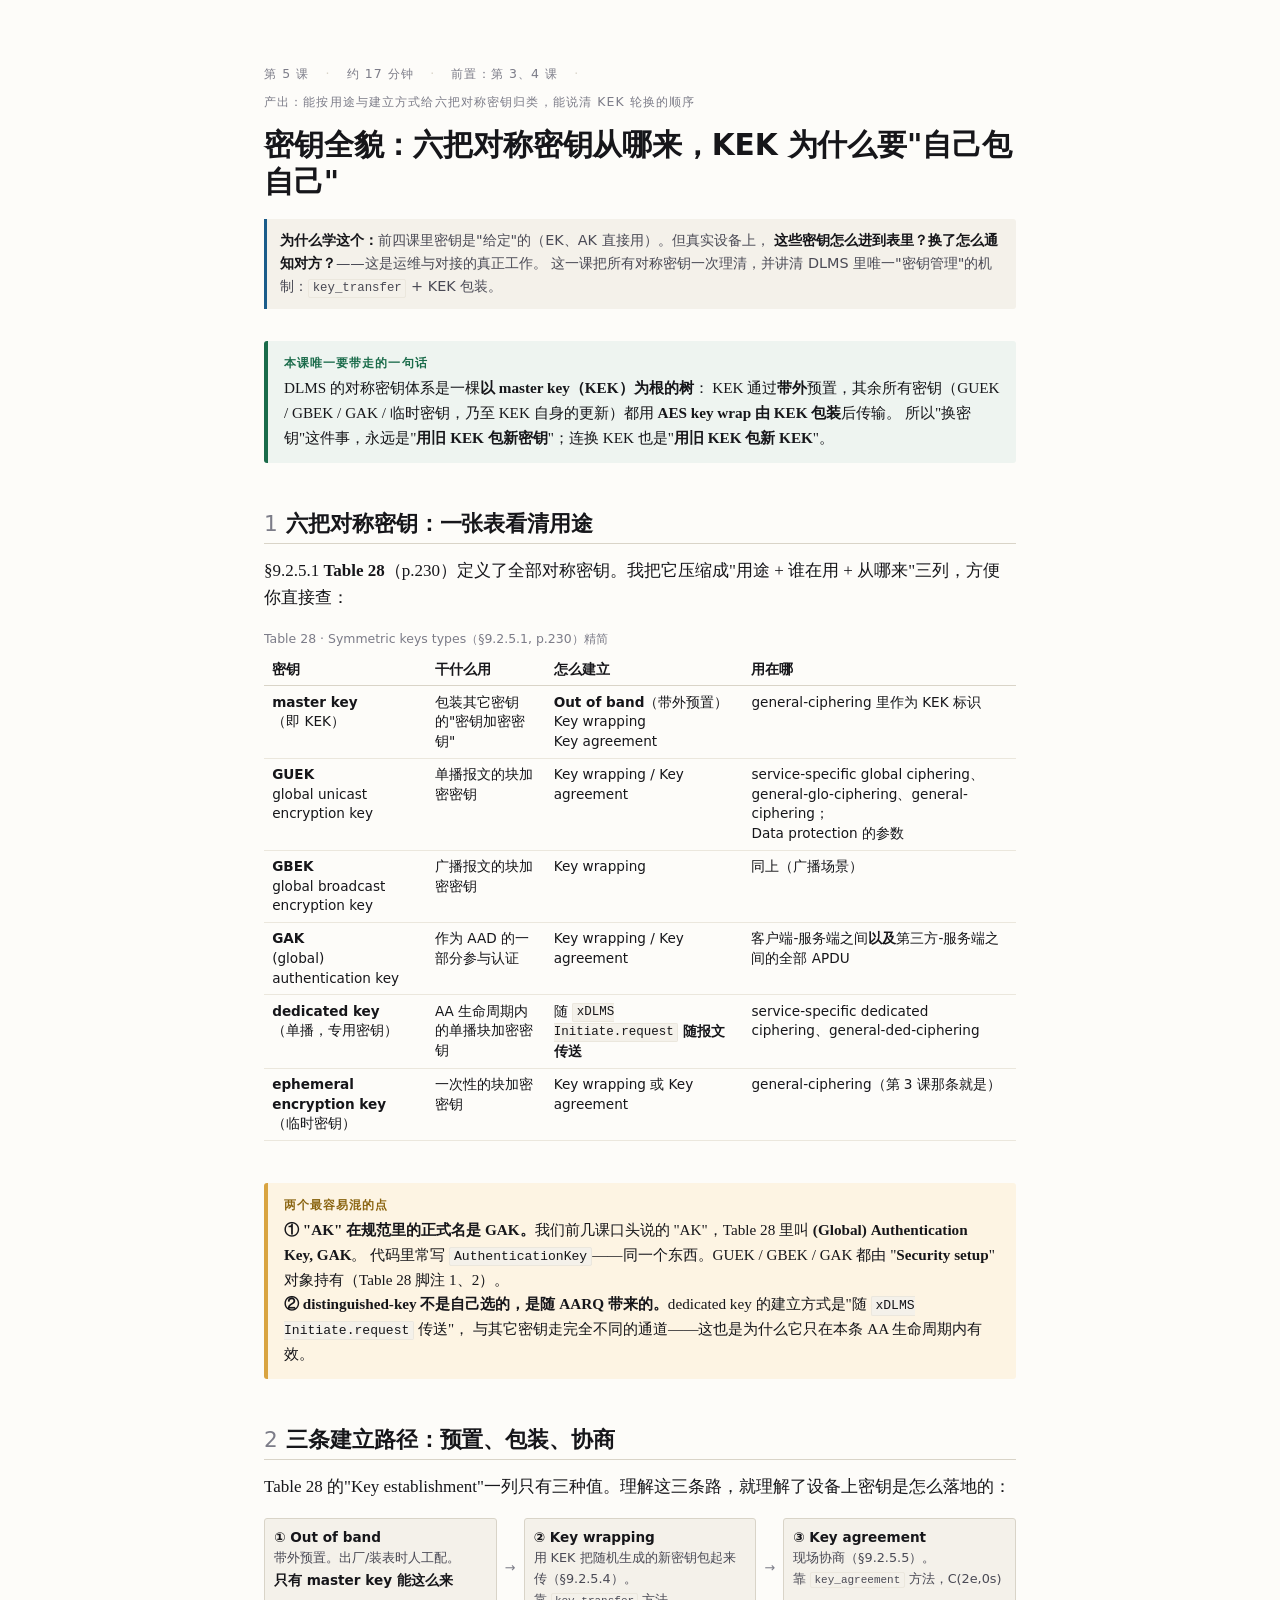
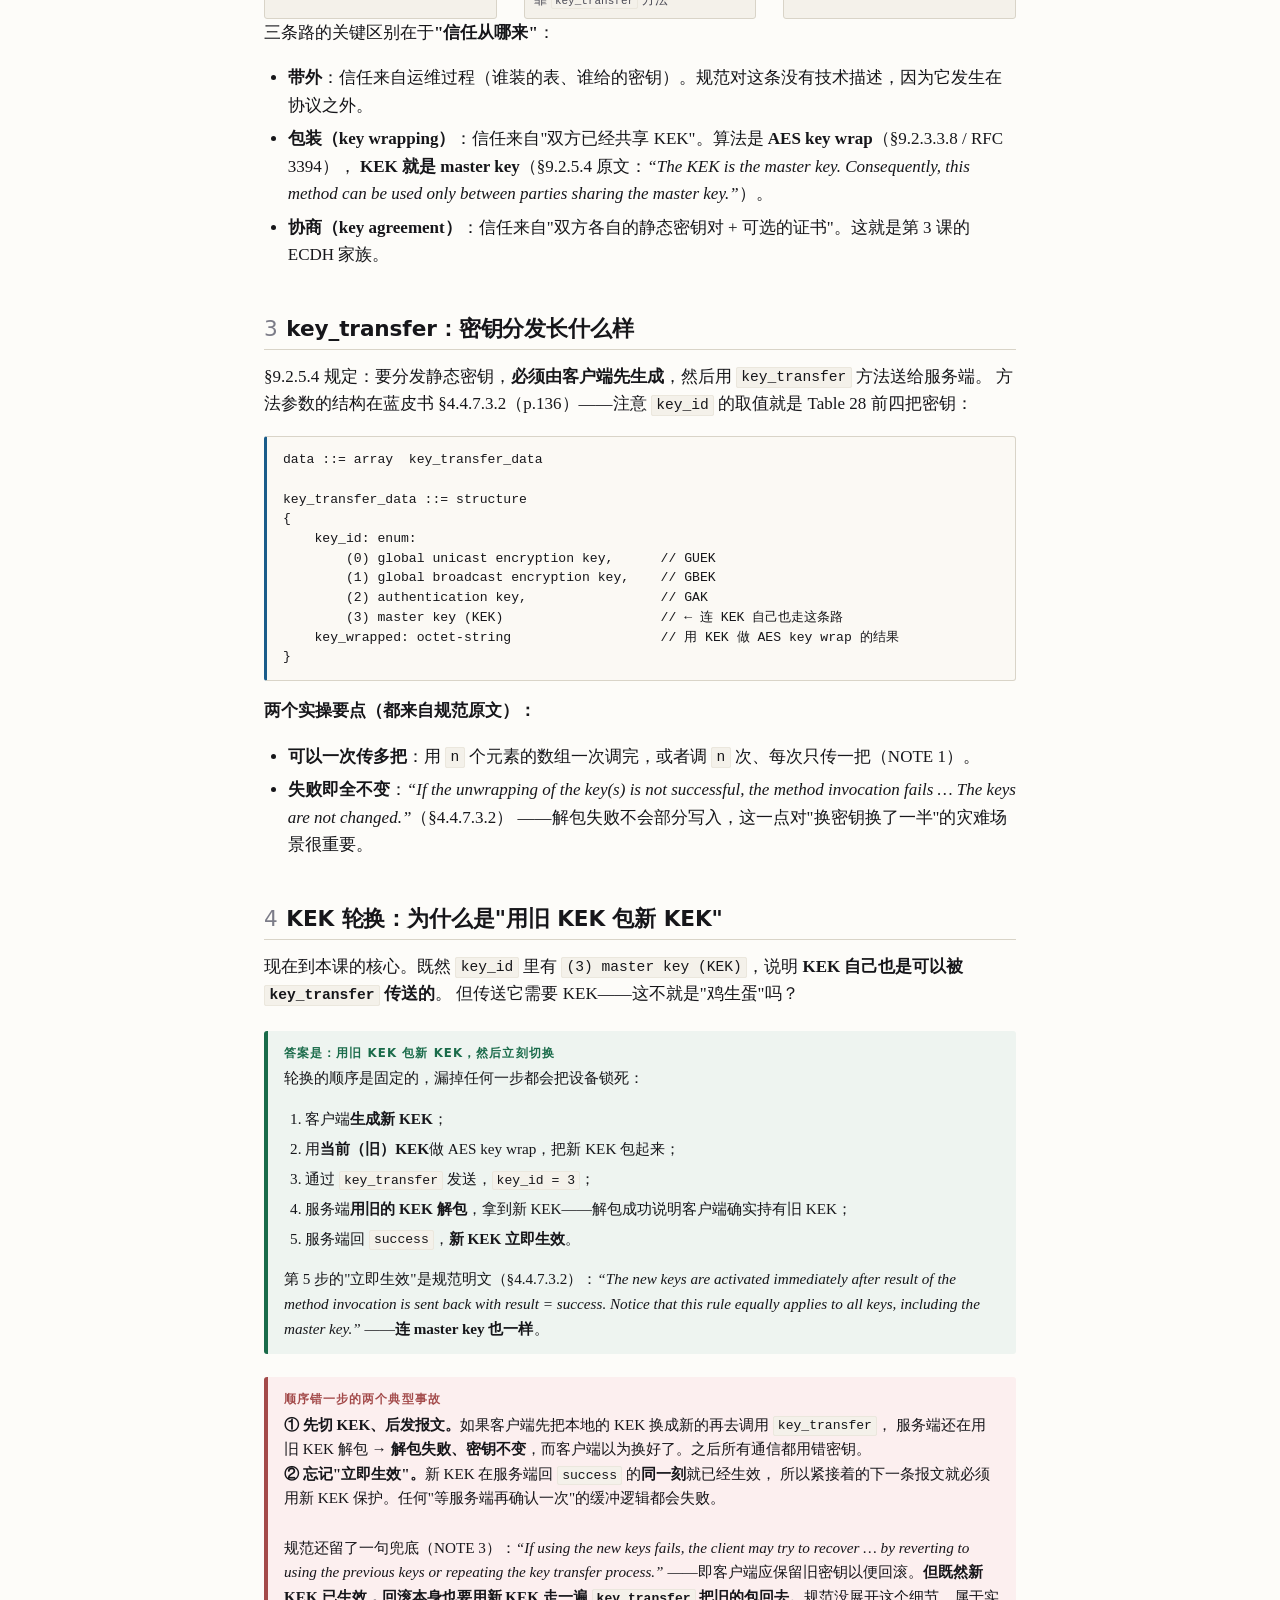
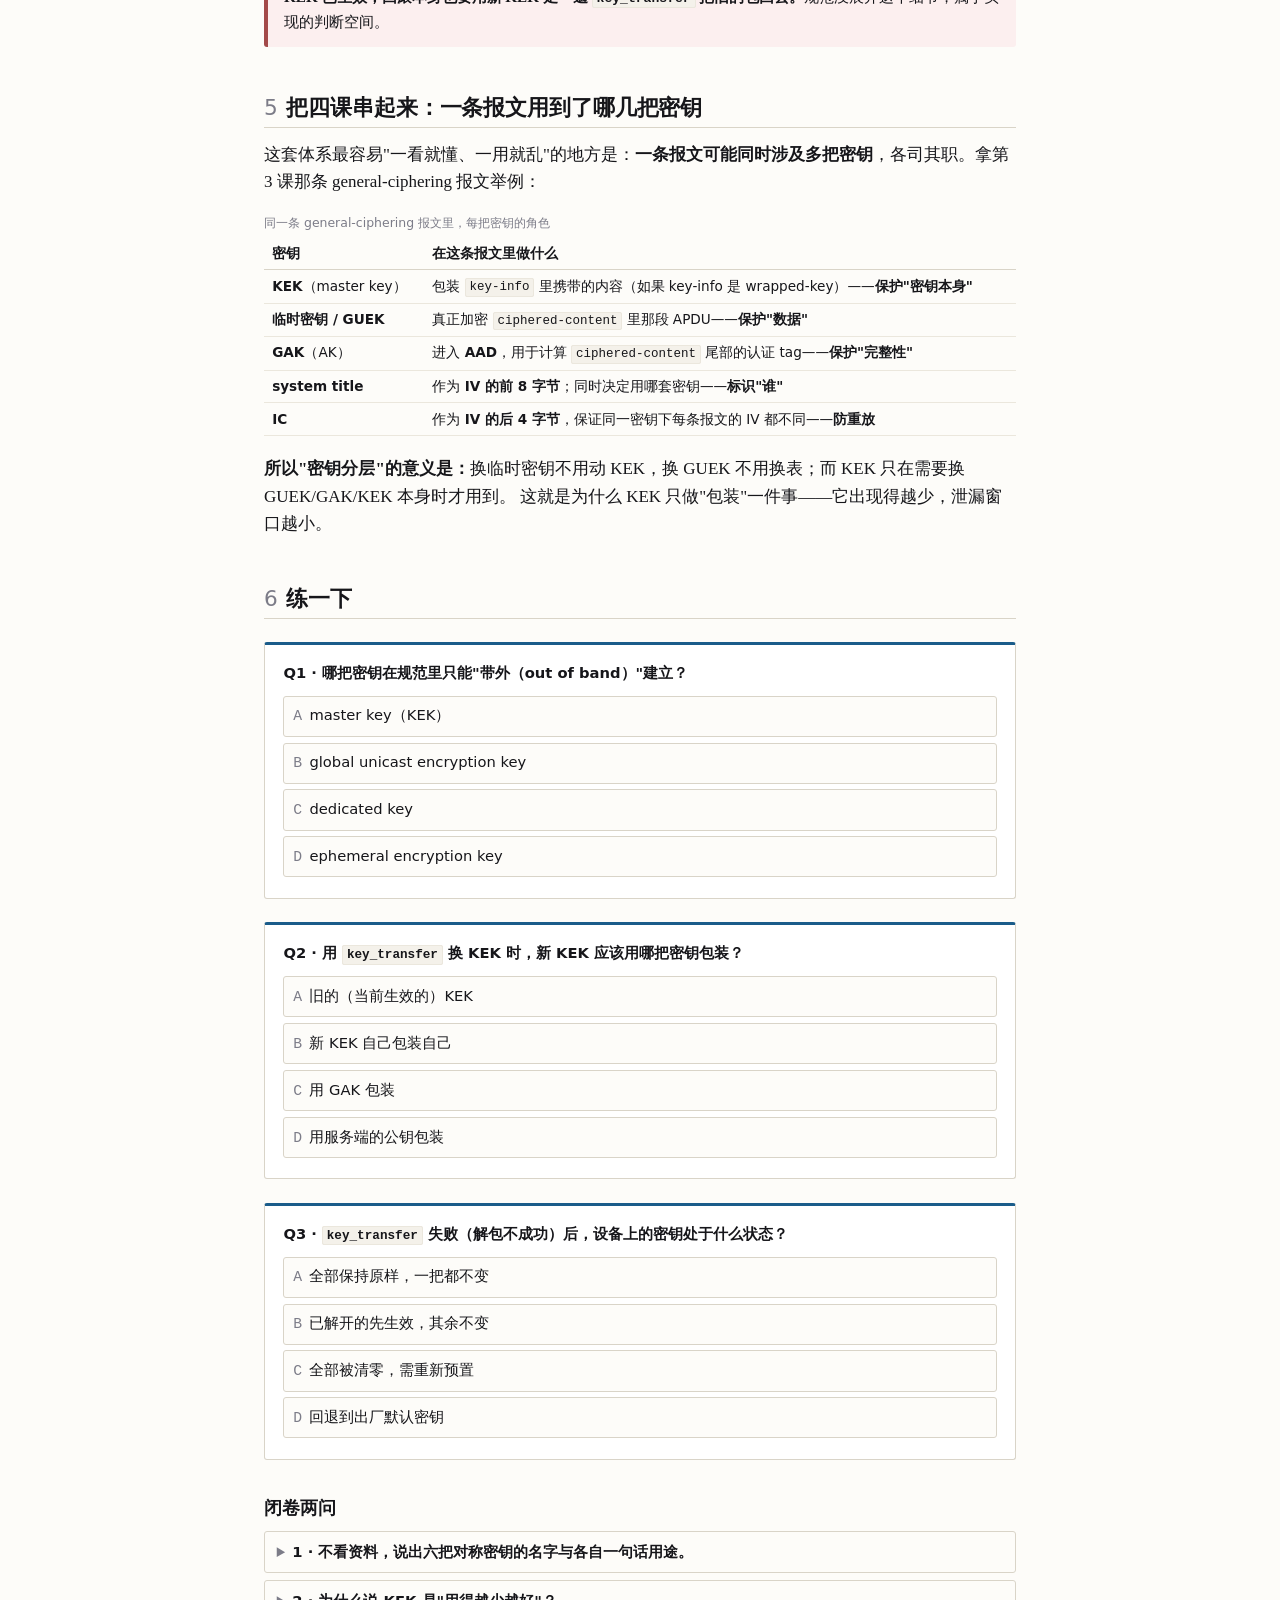
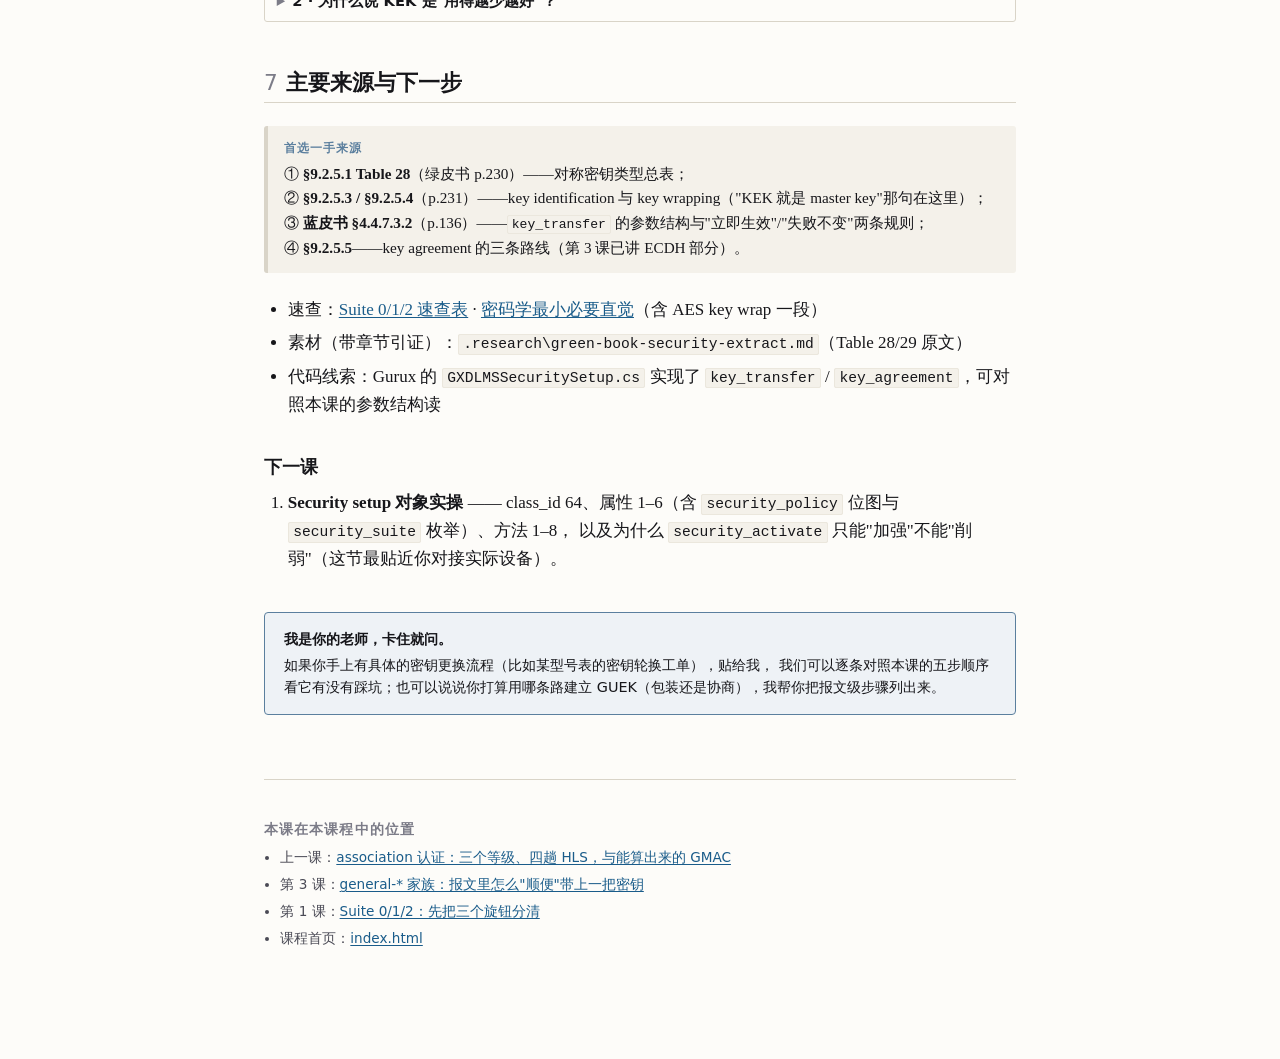
<file: lessons/0005-keys-overview-and-kek-rotation.html>
<!DOCTYPE html>
<html lang="zh-CN">
<head>
<meta charset="utf-8">
<meta name="viewport" content="width=device-width, initial-scale=1">
<title>第 5 课 · 密钥全貌：六把对称密钥从哪来，KEK 为什么要"自己包自己"</title>
<link rel="stylesheet" href="../assets/course.css">
</head>
<body>

<p class="lesson-meta">
  <span>第 5 课</span><span class="sep">·</span>
  <span>约 17 分钟</span><span class="sep">·</span>
  <span>前置：第 3、4 课</span><span class="sep">·</span>
  <span>产出：能按用途与建立方式给六把对称密钥归类，能说清 KEK 轮换的顺序</span>
</p>

<h1>密钥全貌：六把对称密钥从哪来，KEK 为什么要"自己包自己"</h1>

<div class="mission-line">
  <b>为什么学这个：</b>前四课里密钥是"给定"的（EK、AK 直接用）。但真实设备上，
  <b>这些密钥怎么进到表里？换了怎么通知对方？</b>——这是运维与对接的真正工作。
  这一课把所有对称密钥一次理清，并讲清 DLMS 里唯一"密钥管理"的机制：<code>key_transfer</code> + KEK 包装。
</div>

<div class="callout key">
  <span class="label">本课唯一要带走的一句话</span>
  <p>DLMS 的对称密钥体系是一棵<b>以 master key（KEK）为根的树</b>：
  KEK 通过<b>带外</b>预置，其余所有密钥（GUEK / GBEK / GAK / 临时密钥，乃至 KEK 自身的更新）都用 <b>AES key wrap 由 KEK 包装</b>后传输。
  所以"换密钥"这件事，永远是"<b>用旧 KEK 包新密钥</b>"；连换 KEK 也是"<b>用旧 KEK 包新 KEK</b>"。</p>
</div>

<h2><span class="num">1</span>六把对称密钥：一张表看清用途</h2>

<p>§9.2.5.1 <b>Table 28</b>（p.230）定义了全部对称密钥。我把它压缩成"用途 + 谁在用 + 从哪来"三列，方便你直接查：</p>

<div class="table-scroll">
<table>
  <caption>Table 28 · Symmetric keys types（§9.2.5.1, p.230）精简</caption>
  <thead><tr><th>密钥</th><th>干什么用</th><th>怎么建立</th><th>用在哪</th></tr></thead>
  <tbody>
    <tr>
      <td><b>master key</b><br>（即 KEK）</td>
      <td>包装其它密钥的"密钥加密密钥"</td>
      <td><b>Out of band</b>（带外预置）<br>Key wrapping<br>Key agreement</td>
      <td>general-ciphering 里作为 KEK 标识</td>
    </tr>
    <tr>
      <td><b>GUEK</b><br>global unicast encryption key</td>
      <td>单播报文的块加密密钥</td>
      <td>Key wrapping / Key agreement</td>
      <td>service-specific global ciphering、general-glo-ciphering、general-ciphering；<br>Data protection 的参数</td>
    </tr>
    <tr>
      <td><b>GBEK</b><br>global broadcast encryption key</td>
      <td>广播报文的块加密密钥</td>
      <td>Key wrapping</td>
      <td>同上（广播场景）</td>
    </tr>
    <tr>
      <td><b>GAK</b><br>(global) authentication key</td>
      <td>作为 AAD 的一部分参与认证</td>
      <td>Key wrapping / Key agreement</td>
      <td>客户端-服务端之间<b>以及</b>第三方-服务端之间的全部 APDU</td>
    </tr>
    <tr>
      <td><b>dedicated key</b><br>（单播，专用密钥）</td>
      <td>AA 生命周期内的单播块加密密钥</td>
      <td>随 <code>xDLMS Initiate.request</code> <b>随报文传送</b></td>
      <td>service-specific dedicated ciphering、general-ded-ciphering</td>
    </tr>
    <tr>
      <td><b>ephemeral<br>encryption key</b><br>（临时密钥）</td>
      <td>一次性的块加密密钥</td>
      <td>Key wrapping 或 Key agreement</td>
      <td>general-ciphering（第 3 课那条就是）</td>
    </tr>
  </tbody>
</table>
</div>

<div class="callout warn">
  <span class="label">两个最容易混的点</span>
  <p><b>① "AK" 在规范里的正式名是 GAK。</b>我们前几课口头说的 "AK"，Table 28 里叫 <b>(Global) Authentication Key, GAK</b>。
  代码里常写 <code>AuthenticationKey</code>——同一个东西。GUEK / GBEK / GAK 都由 "<b>Security setup</b>" 对象持有（Table 28 脚注 1、2）。<br>
  <b>② distinguished-key 不是自己选的，是随 AARQ 带来的。</b>dedicated key 的建立方式是"随 <code>xDLMS Initiate.request</code> 传送"，
  与其它密钥走完全不同的通道——这也是为什么它只在本条 AA 生命周期内有效。</p>
</div>

<h2><span class="num">2</span>三条建立路径：预置、包装、协商</h2>

<p>Table 28 的"Key establishment"一列只有三种值。理解这三条路，就理解了设备上密钥是怎么落地的：</p>

<div class="flow">
  <div class="step"><b>① Out of band</b><span>带外预置。出厂/装表时人工配。<br><b>只有 master key 能这么来</b></span></div>
  <div class="arrow">→</div>
  <div class="step"><b>② Key wrapping</b><span>用 KEK 把随机生成的新密钥包起来传（§9.2.5.4）。<br>靠 <code>key_transfer</code> 方法</span></div>
  <div class="arrow">→</div>
  <div class="step"><b>③ Key agreement</b><span>现场协商（§9.2.5.5）。<br>靠 <code>key_agreement</code> 方法，C(2e,0s)</span></div>
</div>

<p>三条路的关键区别在于<b>"信任从哪来"</b>：</p>

<ul>
  <li><b>带外</b>：信任来自运维过程（谁装的表、谁给的密钥）。规范对这条没有技术描述，因为它发生在协议之外。</li>
  <li><b>包装（key wrapping）</b>：信任来自"双方已经共享 KEK"。算法是 <b>AES key wrap</b>（§9.2.3.3.8 / RFC 3394），
  <b>KEK 就是 master key</b>（§9.2.5.4 原文：<i>“The KEK is the master key. Consequently, this method can be used only between parties sharing the master key.”</i>）。</li>
  <li><b>协商（key agreement）</b>：信任来自"双方各自的静态密钥对 + 可选的证书"。这就是第 3 课的 ECDH 家族。</li>
</ul>

<h2><span class="num">3</span>key_transfer：密钥分发长什么样</h2>

<p>§9.2.5.4 规定：要分发静态密钥，<b>必须由客户端先生成</b>，然后用 <code>key_transfer</code> 方法送给服务端。
方法参数的结构在蓝皮书 §4.4.7.3.2（p.136）——注意 <code>key_id</code> 的取值就是 Table 28 前四把密钥：</p>

<pre><code>data ::= array  key_transfer_data

key_transfer_data ::= structure
{
    key_id: enum:
        (0) global unicast encryption key,      // GUEK
        (1) global broadcast encryption key,    // GBEK
        (2) authentication key,                 // GAK
        (3) master key (KEK)                    // ← 连 KEK 自己也走这条路
    key_wrapped: octet-string                   // 用 KEK 做 AES key wrap 的结果
}</code></pre>

<p><b>两个实操要点（都来自规范原文）：</b></p>

<ul>
  <li><b>可以一次传多把</b>：用 <code>n</code> 个元素的数组一次调完，或者调 <code>n</code> 次、每次只传一把（NOTE 1）。</li>
  <li><b>失败即全不变</b>：<i>“If the unwrapping of the key(s) is not successful, the method invocation fails … The keys are not changed.”</i>（§4.4.7.3.2）
  ——解包失败不会部分写入，这一点对"换密钥换了一半"的灾难场景很重要。</li>
</ul>

<h2><span class="num">4</span>KEK 轮换：为什么是"用旧 KEK 包新 KEK"</h2>

<p>现在到本课的核心。既然 <code>key_id</code> 里有 <code>(3) master key (KEK)</code>，说明 <b>KEK 自己也是可以被 <code>key_transfer</code> 传送的</b>。
但传送它需要 KEK——这不就是"鸡生蛋"吗？</p>

<div class="callout key">
  <span class="label">答案是：用旧 KEK 包新 KEK，然后立刻切换</span>
  <p>轮换的顺序是固定的，漏掉任何一步都会把设备锁死：</p>
  <ol>
    <li>客户端<b>生成新 KEK</b>；</li>
    <li>用<b>当前（旧）KEK</b>做 AES key wrap，把新 KEK 包起来；</li>
    <li>通过 <code>key_transfer</code> 发送，<code>key_id = 3</code>；</li>
    <li>服务端<b>用旧的 KEK 解包</b>，拿到新 KEK——解包成功说明客户端确实持有旧 KEK；</li>
    <li>服务端回 <code>success</code>，<b>新 KEK 立即生效</b>。</li>
  </ol>
  <p>第 5 步的"立即生效"是规范明文（§4.4.7.3.2）：<i>“The new keys are activated immediately after result of the method invocation is sent back with result = success. Notice that this rule equally applies to all keys, including the master key.”</i>
  ——<b>连 master key 也一样</b>。</p>
</div>

<div class="callout trap">
  <span class="label">顺序错一步的两个典型事故</span>
  <p><b>① 先切 KEK、后发报文。</b>如果客户端先把本地的 KEK 换成新的再去调用 <code>key_transfer</code>，
  服务端还在用旧 KEK 解包 → <b>解包失败、密钥不变</b>，而客户端以为换好了。之后所有通信都用错密钥。<br>
  <b>② 忘记"立即生效"。</b>新 KEK 在服务端回 <code>success</code> 的<b>同一刻</b>就已经生效，
  所以紧接着的下一条报文就必须用新 KEK 保护。任何"等服务端再确认一次"的缓冲逻辑都会失败。<br><br>
  规范还留了一句兜底（NOTE 3）：<i>“If using the new keys fails, the client may try to recover … by reverting to using the previous keys or repeating the key transfer process.”</i>
  ——即客户端应保留旧密钥以便回滚。<b>但既然新 KEK 已生效，回滚本身也要用新 KEK 走一遍 <code>key_transfer</code> 把旧的包回去。</b>规范没展开这个细节，属于实现的判断空间。</p>
</div>

<h2><span class="num">5</span>把四课串起来：一条报文用到了哪几把密钥</h2>

<p>这套体系最容易"一看就懂、一用就乱"的地方是：<b>一条报文可能同时涉及多把密钥</b>，各司其职。拿第 3 课那条 general-ciphering 报文举例：</p>

<div class="table-scroll">
<table>
  <caption>同一条 general-ciphering 报文里，每把密钥的角色</caption>
  <thead><tr><th>密钥</th><th>在这条报文里做什么</th></tr></thead>
  <tbody>
    <tr><td><b>KEK</b>（master key）</td><td>包装 <code>key-info</code> 里携带的内容（如果 key-info 是 wrapped-key）——<b>保护"密钥本身"</b></td></tr>
    <tr><td><b>临时密钥 / GUEK</b></td><td>真正加密 <code>ciphered-content</code> 里那段 APDU——<b>保护"数据"</b></td></tr>
    <tr><td><b>GAK</b>（AK）</td><td>进入 <b>AAD</b>，用于计算 <code>ciphered-content</code> 尾部的认证 tag——<b>保护"完整性"</b></td></tr>
    <tr><td><b>system title</b></td><td>作为 <b>IV 的前 8 字节</b>；同时决定用哪套密钥——<b>标识"谁"</b></td></tr>
    <tr><td><b>IC</b></td><td>作为 <b>IV 的后 4 字节</b>，保证同一密钥下每条报文的 IV 都不同——<b>防重放</b></td></tr>
  </tbody>
</table>
</div>

<p><b>所以"密钥分层"的意义是：</b>换临时密钥不用动 KEK，换 GUEK 不用换表；而 KEK 只在需要换 GUEK/GAK/KEK 本身时才用到。
这就是为什么 KEK 只做"包装"一件事——它出现得越少，泄漏窗口越小。</p>

<h2><span class="num">6</span>练一下</h2>

<div class="quiz" data-quiz>
  <p class="q">Q1 · 哪把密钥在规范里只能"带外（out of band）"建立？</p>
  <ul class="opts">
    <li data-correct="true">master key（KEK）</li>
    <li>global unicast encryption key</li>
    <li>dedicated key</li>
    <li>ephemeral encryption key</li>
  </ul>
  <p class="feedback"><b>解析：</b>Table 28 里只有 master key 那一行有 "Out of band" 这一建立方式（它还有 key wrapping 与 key agreement 两条，用于<b>更新</b>）。原因是结构性的：KEK 是包装其它密钥的根，它自己无法被任何密钥包装。<b>初始的</b> KEK 只能靠带外预置——这也是为什么装表时"抄密钥"这个动作不可省。</p>
</div>

<div class="quiz" data-quiz>
  <p class="q">Q2 · 用 <code>key_transfer</code> 换 KEK 时，新 KEK 应该用哪把密钥包装？</p>
  <ul class="opts">
    <li data-correct="true">旧的（当前生效的）KEK</li>
    <li>新 KEK 自己包装自己</li>
    <li>用 GAK 包装</li>
    <li>用服务端的公钥包装</li>
  </ul>
  <p class="feedback"><b>解析：</b>§9.2.5.4 明确 "The KEK is the master key"——包装永远用<b>当前共享的</b> KEK，也就是旧的。用新 KEK 自包对方解不开（除非对方已知新 KEK，那就失去意义了）。GAK 只进 AAD、不做包装；DLMS 不用公钥直接加密密钥（那是 ECDH 协商的领域，是另一条路）。</p>
</div>

<div class="quiz" data-quiz>
  <p class="q">Q3 · <code>key_transfer</code> 失败（解包不成功）后，设备上的密钥处于什么状态？</p>
  <ul class="opts">
    <li data-correct="true">全部保持原样，一把都不变</li>
    <li>已解开的先生效，其余不变</li>
    <li>全部被清零，需重新预置</li>
    <li>回退到出厂默认密钥</li>
  </ul>
  <p class="feedback"><b>解析：</b>§4.4.7.3.2 原文：<i>“If the unwrapping of the key(s) is not successful, the method invocation fails and an appropriate reason for the failure shall be sent back. The keys are not changed.”</i> 这是原子性保证——即使一次传了多把密钥，部分失败也不会部分生效。正是这条让"换密钥"变得可重试、可回滚。</p>
</div>

<div class="recall">
  <h3>闭卷两问</h3>
  <details open>
    <summary>1 · 不看资料，说出六把对称密钥的名字与各自一句话用途。</summary>
    <p><b>master key / KEK</b>——包装其它密钥（根）；<b>GUEK</b>——单播加密密钥；<b>GBEK</b>——广播加密密钥；
    <b>GAK</b>——进 AAD 做认证；<b>dedicated key</b>——AA 内单播加密密钥，随 <code>Initiate.request</code> 传送；
    <b>ephemeral key</b>——一次性加密密钥。依据：Table 28（§9.2.5.1, p.230）。</p>
  </details>
  <details open>
    <summary>2 · 为什么说 KEK 是"用得越少越好"？</summary>
    <p>因为 KEK 唯一职责是<b>包装其它密钥</b>，不参与任何数据加解密。日常报文用临时密钥或 GUEK，用不到它；
    它只在换密钥时出现。所以把 KEK 单独保管、少用，可以把"根密钥泄漏"的暴露面压到最小——这正是密钥分层的意义（§9.2.5.4 / Table 28 的 Use 列）。</p>
  </details>
</div>

<h2><span class="num">7</span>主要来源与下一步</h2>

<div class="callout quote">
  <span class="label">首选一手来源</span>
  <p>① <b>§9.2.5.1 Table 28</b>（绿皮书 p.230）——对称密钥类型总表；<br>
  ② <b>§9.2.5.3 / §9.2.5.4</b>（p.231）——key identification 与 key wrapping（"KEK 就是 master key"那句在这里）；<br>
  ③ <b>蓝皮书 §4.4.7.3.2</b>（p.136）——<code>key_transfer</code> 的参数结构与"立即生效"/"失败不变"两条规则；<br>
  ④ <b>§9.2.5.5</b>——key agreement 的三条路线（第 3 课已讲 ECDH 部分）。</p>
</div>

<ul>
  <li>速查：<a href="../reference/security-suites.html">Suite 0/1/2 速查表</a> · <a href="../reference/crypto-primer.html">密码学最小必要直觉</a>（含 AES key wrap 一段）</li>
  <li>素材（带章节引证）：<code>.research\green-book-security-extract.md</code>（Table 28/29 原文）</li>
  <li>代码线索：Gurux 的 <code>GXDLMSSecuritySetup.cs</code> 实现了 <code>key_transfer</code> / <code>key_agreement</code>，可对照本课的参数结构读</li>
</ul>

<h3>下一课</h3>
<ol>
  <li><b>Security setup 对象实操</b> —— class_id 64、属性 1–6（含 <code>security_policy</code> 位图与 <code>security_suite</code> 枚举）、方法 1–8，
  以及为什么 <code>security_activate</code> 只能"加强"不能"削弱"（这节最贴近你对接实际设备）。</li>
</ol>

<div class="ask-teacher">
  <strong>我是你的老师，卡住就问。</strong>
  如果你手上有具体的密钥更换流程（比如某型号表的密钥轮换工单），贴给我，
  我们可以逐条对照本课的五步顺序看它有没有踩坑；也可以说说你打算用哪条路建立 GUEK（包装还是协商），我帮你把报文级步骤列出来。
</div>

<div class="lesson-footer">
  <h3>本课在本课程中的位置</h3>
  <ul>
    <li>上一课：<a href="0004-association-authentication-hls-gmac.html">association 认证：三个等级、四趟 HLS，与能算出来的 GMAC</a></li>
    <li>第 3 课：<a href="0003-general-ciphering-key-info.html">general-* 家族：报文里怎么"顺便"带上一把密钥</a></li>
    <li>第 1 课：<a href="0001-security-suites-overview.html">Suite 0/1/2：先把三个旋钮分清</a></li>
    <li>课程首页：<a href="../index.html">index.html</a></li>
  </ul>
</div>

<script src="../assets/quiz.js"></script>
</body>
</html>
</file>
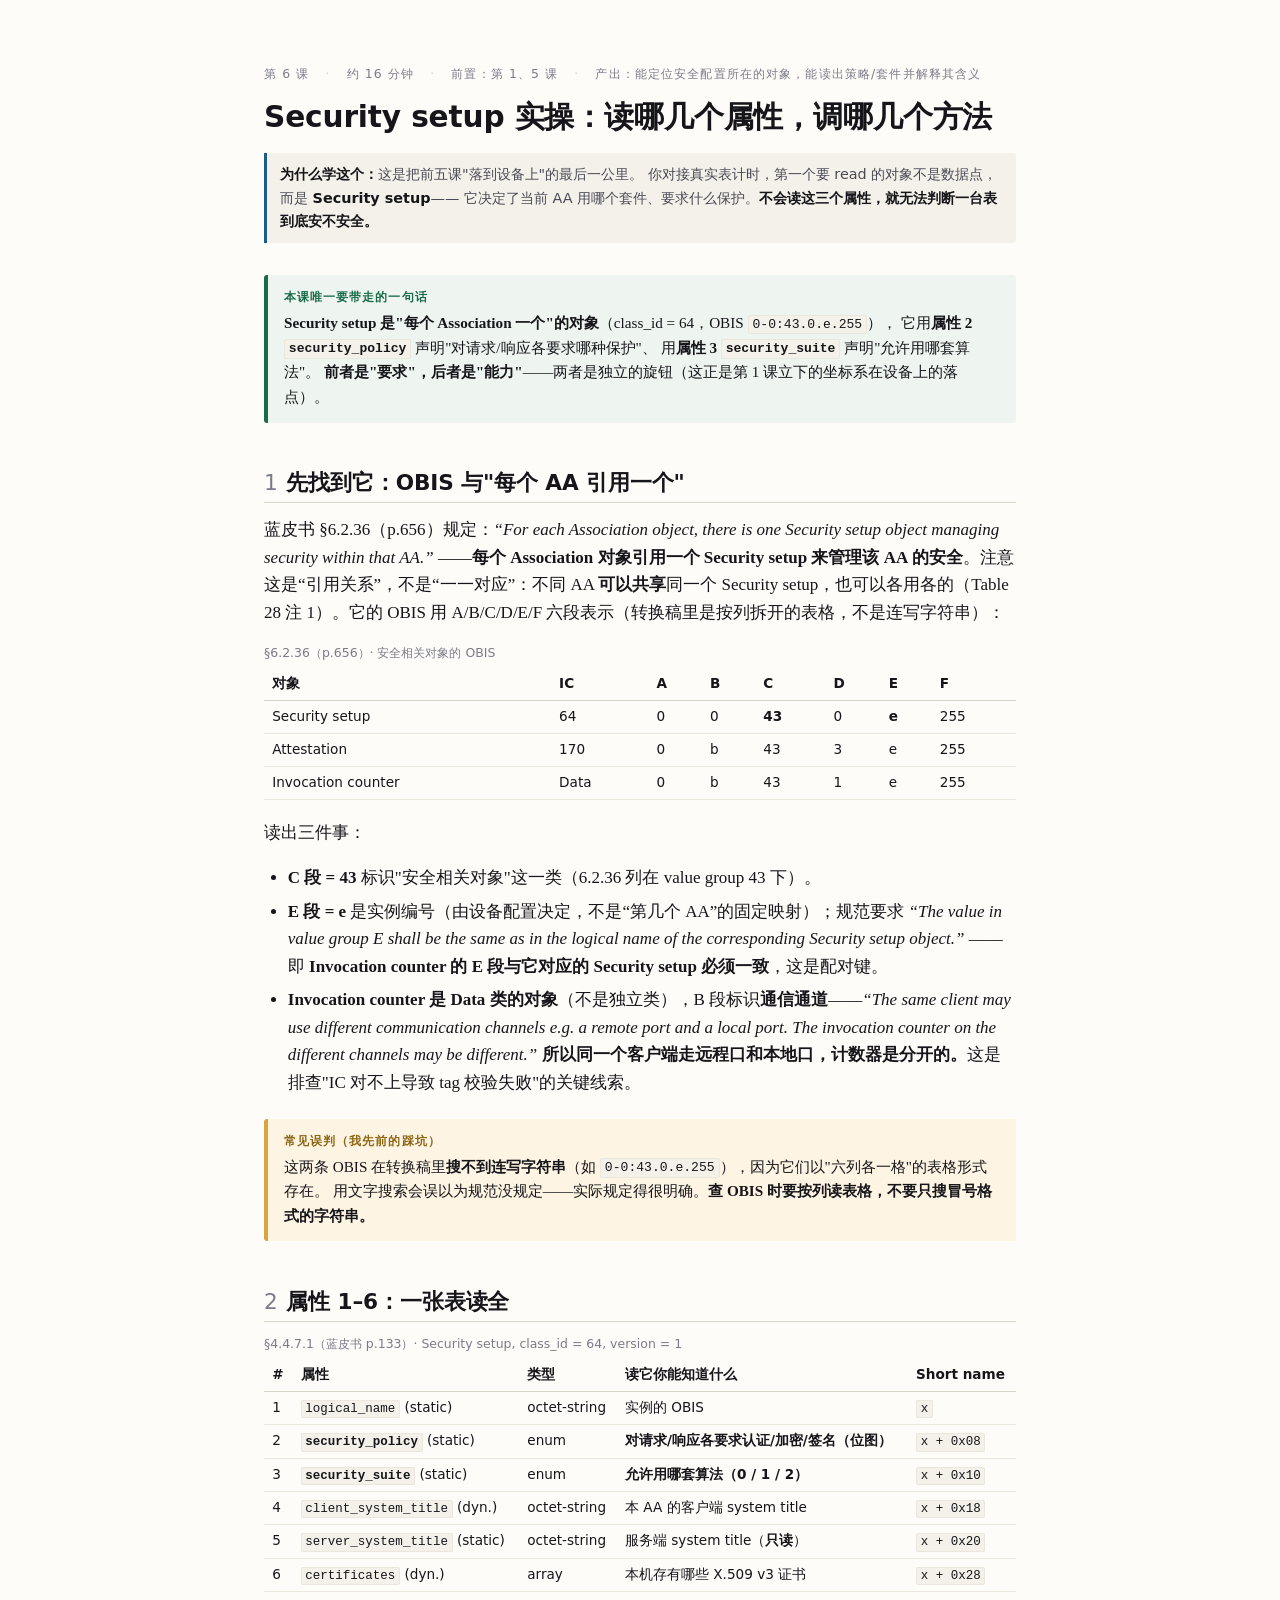
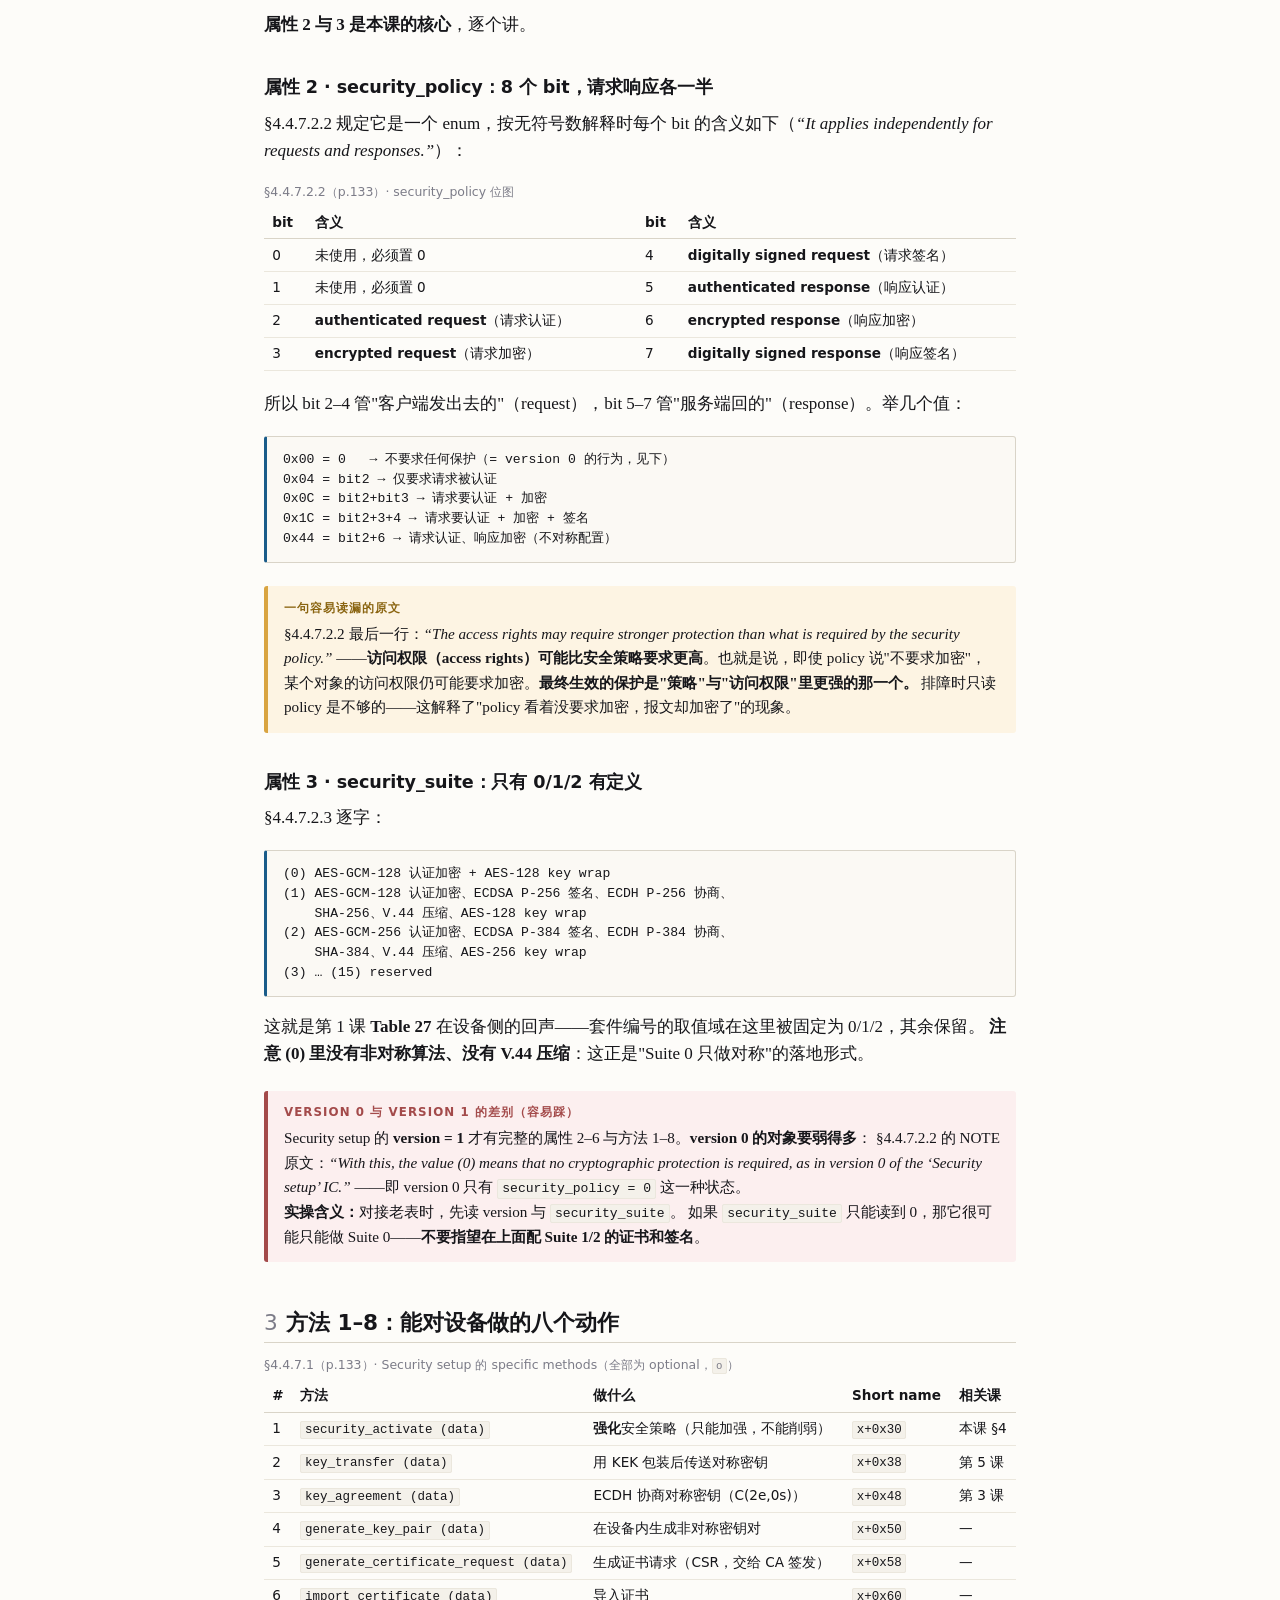
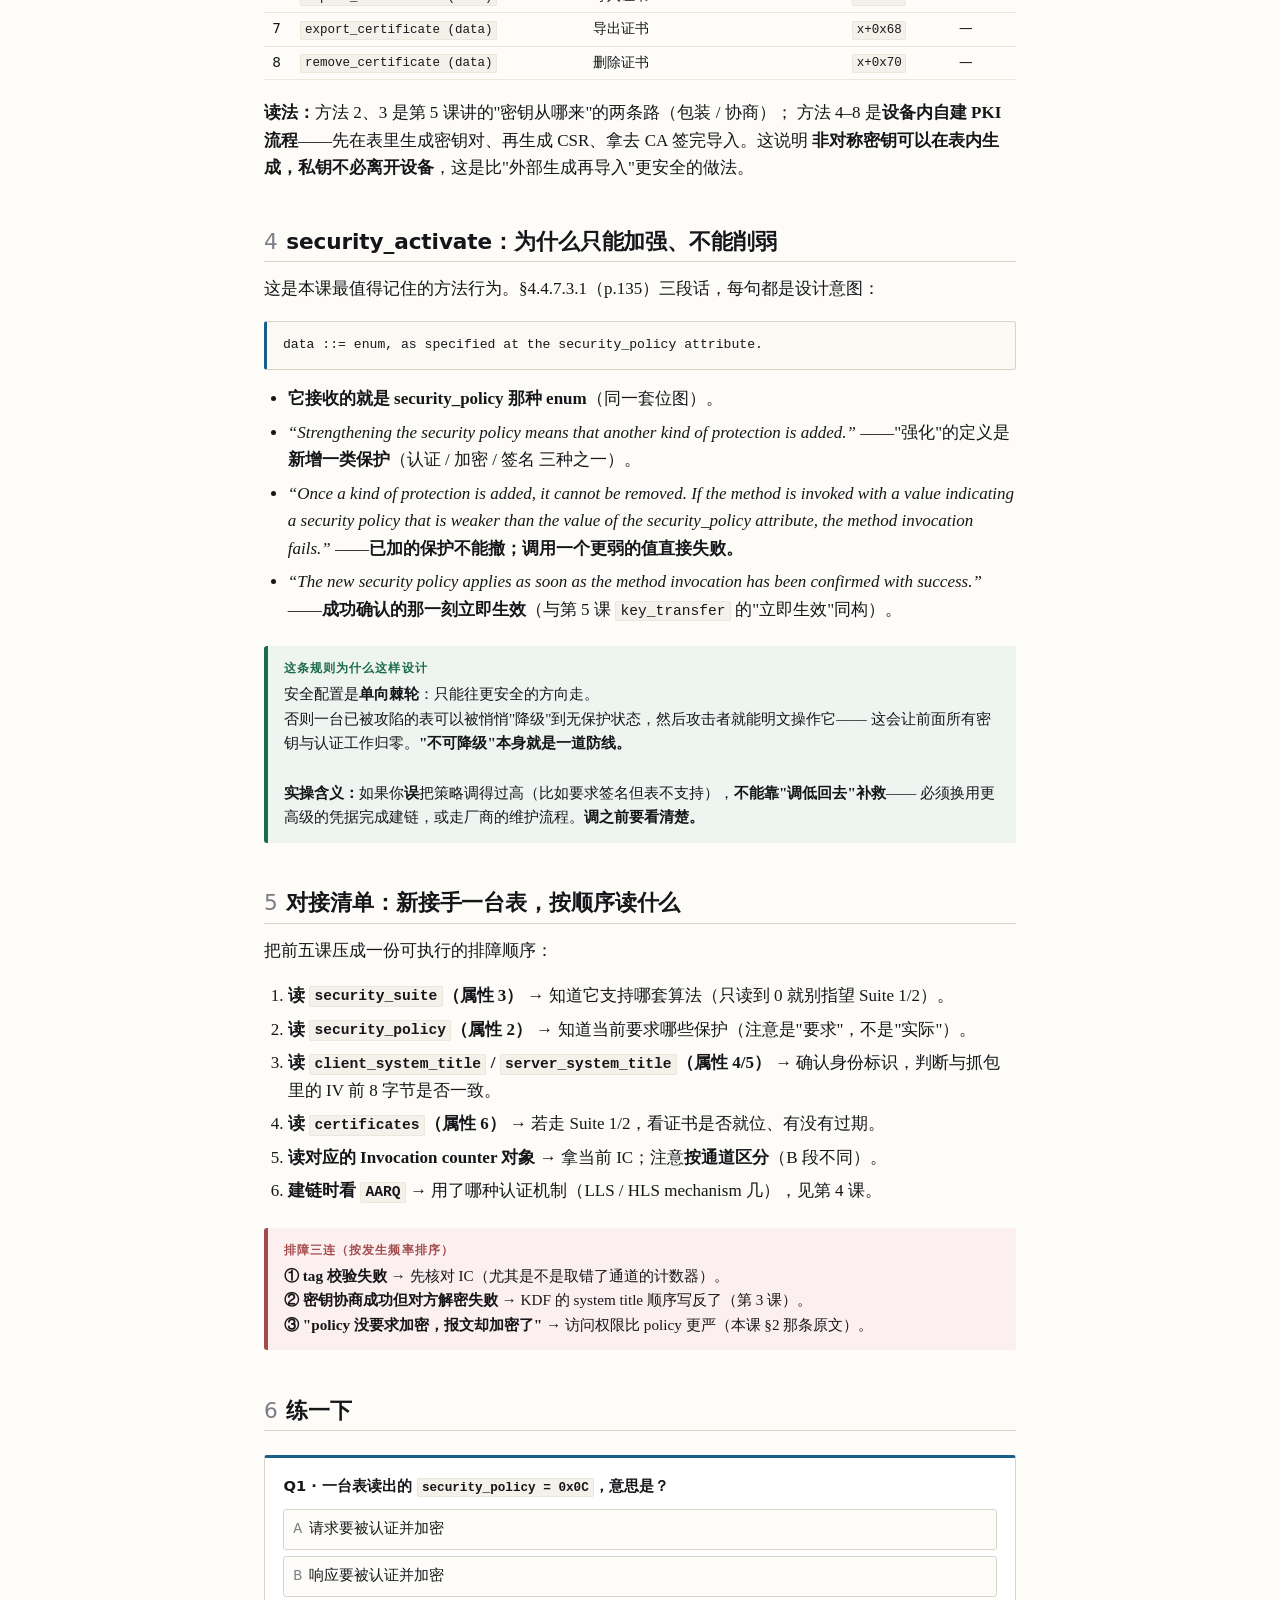
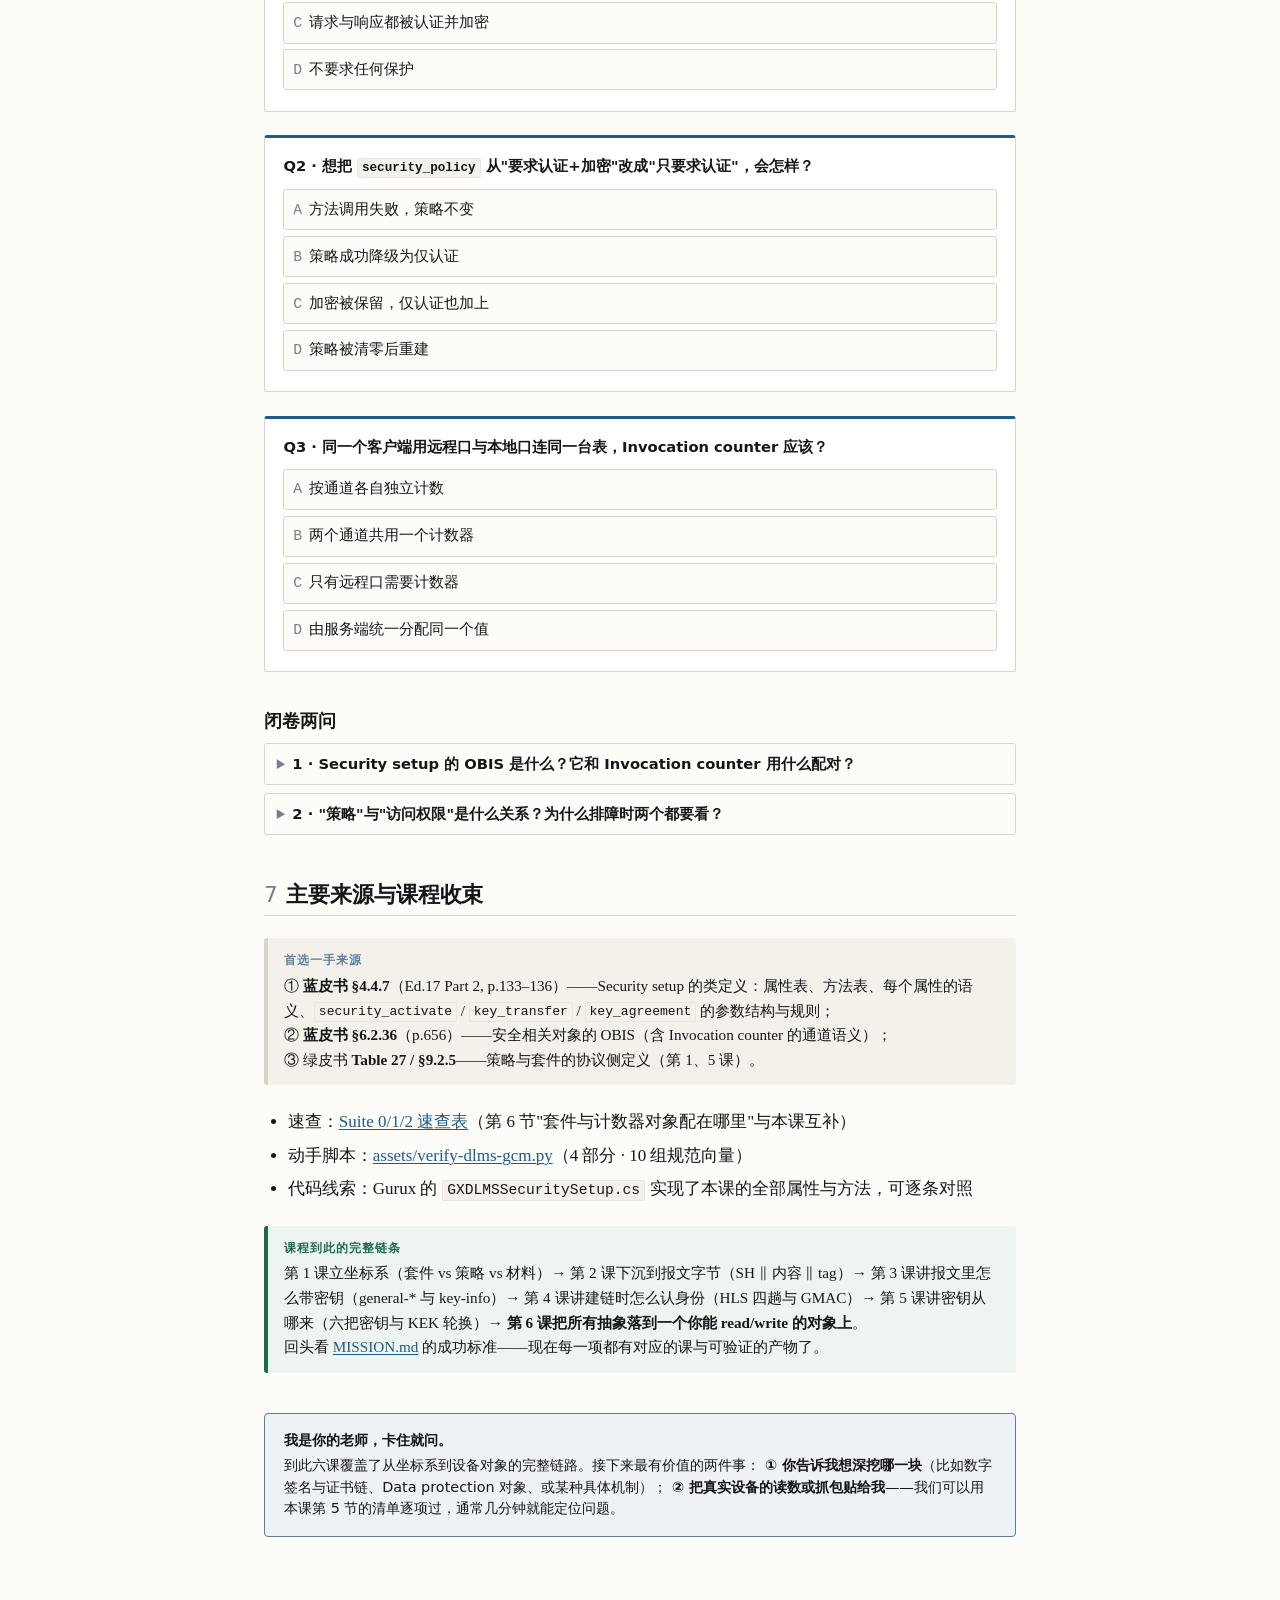
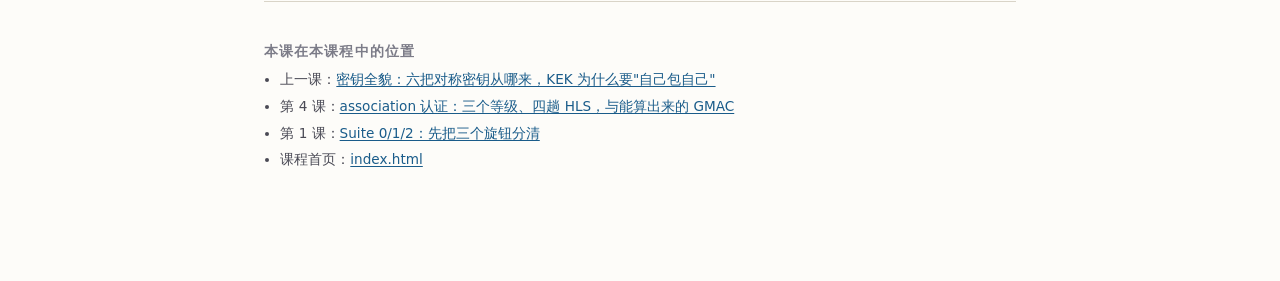
<file: lessons/0006-security-setup-object-in-practice.html>
<!DOCTYPE html>
<html lang="zh-CN">
<head>
<meta charset="utf-8">
<meta name="viewport" content="width=device-width, initial-scale=1">
<title>第 6 课 · Security setup 实操：读哪几个属性，调哪几个方法</title>
<link rel="stylesheet" href="../assets/course.css">
</head>
<body>

<p class="lesson-meta">
  <span>第 6 课</span><span class="sep">·</span>
  <span>约 16 分钟</span><span class="sep">·</span>
  <span>前置：第 1、5 课</span><span class="sep">·</span>
  <span>产出：能定位安全配置所在的对象，能读出策略/套件并解释其含义</span>
</p>

<h1>Security setup 实操：读哪几个属性，调哪几个方法</h1>

<div class="mission-line">
  <b>为什么学这个：</b>这是把前五课"落到设备上"的最后一公里。
  你对接真实表计时，第一个要 read 的对象不是数据点，而是 <b>Security setup</b>——
  它决定了当前 AA 用哪个套件、要求什么保护。<b>不会读这三个属性，就无法判断一台表到底安不安全。</b>
</div>

<div class="callout key">
  <span class="label">本课唯一要带走的一句话</span>
  <p><b>Security setup 是"每个 Association 一个"的对象</b>（class_id = 64，OBIS <code>0-0:43.0.e.255</code>），
  它用<b>属性 2 <code>security_policy</code></b> 声明"对请求/响应各要求哪种保护"、
  用<b>属性 3 <code>security_suite</code></b> 声明"允许用哪套算法"。
  <b>前者是"要求"，后者是"能力"</b>——两者是独立的旋钮（这正是第 1 课立下的坐标系在设备上的落点）。</p>
</div>

<h2><span class="num">1</span>先找到它：OBIS 与"每个 AA 引用一个"</h2>

<p>蓝皮书 §6.2.36（p.656）规定：<i>“For each Association object, there is one Security setup object managing security within that AA.”</i>
——<b>每个 Association 对象引用一个 Security setup 来管理该 AA 的安全</b>。注意这是“引用关系”，不是“一一对应”：不同 AA <b>可以共享</b>同一个 Security setup，也可以各用各的（Table 28 注 1）。它的 OBIS 用 A/B/C/D/E/F 六段表示（转换稿里是按列拆开的表格，不是连写字符串）：</p>

<div class="table-scroll">
<table>
  <caption>§6.2.36（p.656）· 安全相关对象的 OBIS</caption>
  <thead><tr><th>对象</th><th>IC</th><th>A</th><th>B</th><th>C</th><th>D</th><th>E</th><th>F</th></tr></thead>
  <tbody>
    <tr><td>Security setup</td><td>64</td><td>0</td><td>0</td><td><b>43</b></td><td>0</td><td><b>e</b></td><td>255</td></tr>
    <tr><td>Attestation</td><td>170</td><td>0</td><td>b</td><td>43</td><td>3</td><td>e</td><td>255</td></tr>
    <tr><td>Invocation counter</td><td>Data</td><td>0</td><td>b</td><td>43</td><td>1</td><td>e</td><td>255</td></tr>
  </tbody>
</table>
</div>

<p>读出三件事：</p>
<ul>
  <li><b>C 段 = 43</b> 标识"安全相关对象"这一类（6.2.36 列在 value group 43 下）。</li>
  <li><b>E 段 = e</b> 是实例编号（由设备配置决定，不是“第几个 AA”的固定映射）；规范要求 <i>“The value in value group E shall be the same as in the logical name of the corresponding Security setup object.”</i>
  ——即 <b>Invocation counter 的 E 段与它对应的 Security setup 必须一致</b>，这是配对键。</li>
  <li><b>Invocation counter 是 Data 类的对象</b>（不是独立类），B 段标识<b>通信通道</b>——<i>“The same client may use different communication channels e.g. a remote port and a local port. The invocation counter on the different channels may be different.”</i>
  <b>所以同一个客户端走远程口和本地口，计数器是分开的。</b>这是排查"IC 对不上导致 tag 校验失败"的关键线索。</li>
</ul>

<div class="callout warn">
  <span class="label">常见误判（我先前的踩坑）</span>
  <p>这两条 OBIS 在转换稿里<b>搜不到连写字符串</b>（如 <code>0-0:43.0.e.255</code>），因为它们以"六列各一格"的表格形式存在。
  用文字搜索会误以为规范没规定——实际规定得很明确。<b>查 OBIS 时要按列读表格，不要只搜冒号格式的字符串。</b></p>
</div>

<h2><span class="num">2</span>属性 1–6：一张表读全</h2>

<div class="table-scroll">
<table>
  <caption>§4.4.7.1（蓝皮书 p.133）· Security setup, class_id = 64, version = 1</caption>
  <thead><tr><th>#</th><th>属性</th><th>类型</th><th>读它你能知道什么</th><th>Short name</th></tr></thead>
  <tbody>
    <tr><td>1</td><td><code>logical_name</code> (static)</td><td>octet-string</td><td>实例的 OBIS</td><td><code>x</code></td></tr>
    <tr><td>2</td><td><b><code>security_policy</code></b> (static)</td><td>enum</td><td><b>对请求/响应各要求认证/加密/签名（位图）</b></td><td><code>x + 0x08</code></td></tr>
    <tr><td>3</td><td><b><code>security_suite</code></b> (static)</td><td>enum</td><td><b>允许用哪套算法（0 / 1 / 2）</b></td><td><code>x + 0x10</code></td></tr>
    <tr><td>4</td><td><code>client_system_title</code> (dyn.)</td><td>octet-string</td><td>本 AA 的客户端 system title</td><td><code>x + 0x18</code></td></tr>
    <tr><td>5</td><td><code>server_system_title</code> (static)</td><td>octet-string</td><td>服务端 system title（<b>只读</b>）</td><td><code>x + 0x20</code></td></tr>
    <tr><td>6</td><td><code>certificates</code> (dyn.)</td><td>array</td><td>本机存有哪些 X.509 v3 证书</td><td><code>x + 0x28</code></td></tr>
  </tbody>
</table>
</div>

<p><b>属性 2 与 3 是本课的核心</b>，逐个讲。</p>

<h3>属性 2 · security_policy：8 个 bit，请求响应各一半</h3>

<p>§4.4.7.2.2 规定它是一个 enum，按无符号数解释时每个 bit 的含义如下（<i>“It applies independently for requests and responses.”</i>）：</p>

<div class="table-scroll">
<table>
  <caption>§4.4.7.2.2（p.133）· security_policy 位图</caption>
  <thead><tr><th>bit</th><th>含义</th><th></th><th>bit</th><th>含义</th></tr></thead>
  <tbody>
    <tr><td>0</td><td>未使用，必须置 0</td><td></td><td>4</td><td><b>digitally signed request</b>（请求签名）</td></tr>
    <tr><td>1</td><td>未使用，必须置 0</td><td></td><td>5</td><td><b>authenticated response</b>（响应认证）</td></tr>
    <tr><td>2</td><td><b>authenticated request</b>（请求认证）</td><td></td><td>6</td><td><b>encrypted response</b>（响应加密）</td></tr>
    <tr><td>3</td><td><b>encrypted request</b>（请求加密）</td><td></td><td>7</td><td><b>digitally signed response</b>（响应签名）</td></tr>
  </tbody>
</table>
</div>

<p>所以 bit 2–4 管"客户端发出去的"（request），bit 5–7 管"服务端回的"（response）。举几个值：</p>

<pre><code>0x00 = 0   → 不要求任何保护（= version 0 的行为，见下）
0x04 = bit2 → 仅要求请求被认证
0x0C = bit2+bit3 → 请求要认证 + 加密
0x1C = bit2+3+4 → 请求要认证 + 加密 + 签名
0x44 = bit2+6 → 请求认证、响应加密（不对称配置）</code></pre>

<div class="callout warn">
  <span class="label">一句容易读漏的原文</span>
  <p>§4.4.7.2.2 最后一行：<i>“The access rights may require stronger protection than what is required by the security policy.”</i>
  ——<b>访问权限（access rights）可能比安全策略要求更高</b>。也就是说，即使 policy 说"不要求加密"，
  某个对象的访问权限仍可能要求加密。<b>最终生效的保护是"策略"与"访问权限"里更强的那一个。</b>
  排障时只读 policy 是不够的——这解释了"policy 看着没要求加密，报文却加密了"的现象。</p>
</div>

<h3>属性 3 · security_suite：只有 0/1/2 有定义</h3>

<p>§4.4.7.2.3 逐字：</p>

<pre><code>(0) AES-GCM-128 认证加密 + AES-128 key wrap
(1) AES-GCM-128 认证加密、ECDSA P-256 签名、ECDH P-256 协商、
    SHA-256、V.44 压缩、AES-128 key wrap
(2) AES-GCM-256 认证加密、ECDSA P-384 签名、ECDH P-384 协商、
    SHA-384、V.44 压缩、AES-256 key wrap
(3) … (15) reserved</code></pre>

<p>这就是第 1 课 <b>Table 27</b> 在设备侧的回声——套件编号的取值域在这里被固定为 0/1/2，其余保留。
<b>注意 (0) 里没有非对称算法、没有 V.44 压缩</b>：这正是"Suite 0 只做对称"的落地形式。</p>

<div class="callout trap">
  <span class="label">version 0 与 version 1 的差别（容易踩）</span>
  <p>Security setup 的 <b>version = 1</b> 才有完整的属性 2–6 与方法 1–8。<b>version 0 的对象要弱得多</b>：
  §4.4.7.2.2 的 NOTE 原文：<i>“With this, the value (0) means that no cryptographic protection is required, as in version 0 of the ‘Security setup’ IC.”</i>
  ——即 version 0 只有 <code>security_policy = 0</code> 这一种状态。<br>
  <b>实操含义：</b>对接老表时，先读 version 与 <code>security_suite</code>。
  如果 <code>security_suite</code> 只能读到 0，那它很可能只能做 Suite 0——<b>不要指望在上面配 Suite 1/2 的证书和签名</b>。</p>
</div>

<h2><span class="num">3</span>方法 1–8：能对设备做的八个动作</h2>

<div class="table-scroll">
<table>
  <caption>§4.4.7.1（p.133）· Security setup 的 specific methods（全部为 optional，<code>o</code>）</caption>
  <thead><tr><th>#</th><th>方法</th><th>做什么</th><th>Short name</th><th>相关课</th></tr></thead>
  <tbody>
    <tr><td>1</td><td><code>security_activate (data)</code></td><td><b>强化</b>安全策略（只能加强，不能削弱）</td><td><code>x+0x30</code></td><td>本课 §4</td></tr>
    <tr><td>2</td><td><code>key_transfer (data)</code></td><td>用 KEK 包装后传送对称密钥</td><td><code>x+0x38</code></td><td>第 5 课</td></tr>
    <tr><td>3</td><td><code>key_agreement (data)</code></td><td>ECDH 协商对称密钥（C(2e,0s)）</td><td><code>x+0x48</code></td><td>第 3 课</td></tr>
    <tr><td>4</td><td><code>generate_key_pair (data)</code></td><td>在设备内生成非对称密钥对</td><td><code>x+0x50</code></td><td>—</td></tr>
    <tr><td>5</td><td><code>generate_certificate_request (data)</code></td><td>生成证书请求（CSR，交给 CA 签发）</td><td><code>x+0x58</code></td><td>—</td></tr>
    <tr><td>6</td><td><code>import_certificate (data)</code></td><td>导入证书</td><td><code>x+0x60</code></td><td>—</td></tr>
    <tr><td>7</td><td><code>export_certificate (data)</code></td><td>导出证书</td><td><code>x+0x68</code></td><td>—</td></tr>
    <tr><td>8</td><td><code>remove_certificate (data)</code></td><td>删除证书</td><td><code>x+0x70</code></td><td>—</td></tr>
  </tbody>
</table>
</div>

<p><b>读法：</b>方法 2、3 是第 5 课讲的"密钥从哪来"的两条路（包装 / 协商）；
方法 4–8 是<b>设备内自建 PKI 流程</b>——先在表里生成密钥对、再生成 CSR、拿去 CA 签完导入。这说明
<b>非对称密钥可以在表内生成，私钥不必离开设备</b>，这是比"外部生成再导入"更安全的做法。</p>

<h2><span class="num">4</span>security_activate：为什么只能加强、不能削弱</h2>

<p>这是本课最值得记住的方法行为。§4.4.7.3.1（p.135）三段话，每句都是设计意图：</p>

<pre><code>data ::= enum, as specified at the security_policy attribute.</code></pre>

<ul>
  <li><b>它接收的就是 security_policy 那种 enum</b>（同一套位图）。</li>
  <li><i>“Strengthening the security policy means that another kind of protection is added.”</i>
  ——"强化"的定义是<b>新增一类保护</b>（认证 / 加密 / 签名 三种之一）。</li>
  <li><i>“Once a kind of protection is added, it cannot be removed. If the method is invoked with a value indicating a security policy that is weaker than the value of the security_policy attribute, the method invocation fails.”</i>
  ——<b>已加的保护不能撤；调用一个更弱的值直接失败。</b></li>
  <li><i>“The new security policy applies as soon as the method invocation has been confirmed with success.”</i>
  ——<b>成功确认的那一刻立即生效</b>（与第 5 课 <code>key_transfer</code> 的"立即生效"同构）。</li>
</ul>

<div class="callout key">
  <span class="label">这条规则为什么这样设计</span>
  <p>安全配置是<b>单向棘轮</b>：只能往更安全的方向走。<br>
  否则一台已被攻陷的表可以被悄悄"降级"到无保护状态，然后攻击者就能明文操作它——
  这会让前面所有密钥与认证工作归零。<b>"不可降级"本身就是一道防线。</b><br><br>
  <b>实操含义：</b>如果你<b>误</b>把策略调得过高（比如要求签名但表不支持），<b>不能靠"调低回去"补救</b>——
  必须换用更高级的凭据完成建链，或走厂商的维护流程。<b>调之前要看清楚。</b></p>
</div>

<h2><span class="num">5</span>对接清单：新接手一台表，按顺序读什么</h2>

<p>把前五课压成一份可执行的排障顺序：</p>

<ol>
  <li><b>读 <code>security_suite</code>（属性 3）</b> → 知道它支持哪套算法（只读到 0 就别指望 Suite 1/2）。</li>
  <li><b>读 <code>security_policy</code>（属性 2）</b> → 知道当前要求哪些保护（注意是"要求"，不是"实际"）。</li>
  <li><b>读 <code>client_system_title</code> / <code>server_system_title</code>（属性 4/5）</b> → 确认身份标识，判断与抓包里的 IV 前 8 字节是否一致。</li>
  <li><b>读 <code>certificates</code>（属性 6）</b> → 若走 Suite 1/2，看证书是否就位、有没有过期。</li>
  <li><b>读对应的 Invocation counter 对象</b> → 拿当前 IC；注意<b>按通道区分</b>（B 段不同）。</li>
  <li><b>建链时看 <code>AARQ</code></b> → 用了哪种认证机制（LLS / HLS mechanism 几），见第 4 课。</li>
</ol>

<div class="callout trap">
  <span class="label">排障三连（按发生频率排序）</span>
  <p><b>① tag 校验失败</b> → 先核对 IC（尤其是不是取错了通道的计数器）。<br>
  <b>② 密钥协商成功但对方解密失败</b> → KDF 的 system title 顺序写反了（第 3 课）。<br>
  <b>③ "policy 没要求加密，报文却加密了"</b> → 访问权限比 policy 更严（本课 §2 那条原文）。</p>
</div>

<h2><span class="num">6</span>练一下</h2>

<div class="quiz" data-quiz>
  <p class="q">Q1 · 一台表读出的 <code>security_policy = 0x0C</code>，意思是？</p>
  <ul class="opts">
    <li data-correct="true">请求要被认证并加密</li>
    <li>响应要被认证并加密</li>
    <li>请求与响应都被认证并加密</li>
    <li>不要求任何保护</li>
  </ul>
  <p class="feedback"><b>解析：</b><code>0x0C</code> = bit2 + bit3。§4.4.7.2.2 里 bit2 = authenticated request、bit3 = encrypted request，而 bit5/6 才是 response 一侧。所以 <code>0x0C</code> 只管<b>请求</b>方向。要响应也保护，得把 bit5/6 也置上（如 <code>0x6C</code>）。这个"请求/响应各一半"的位图布局是读 policy 最容易看错的地方。</p>
</div>

<div class="quiz" data-quiz>
  <p class="q">Q2 · 想把 <code>security_policy</code> 从"要求认证+加密"改成"只要求认证"，会怎样？</p>
  <ul class="opts">
    <li data-correct="true">方法调用失败，策略不变</li>
    <li>策略成功降级为仅认证</li>
    <li>加密被保留，仅认证也加上</li>
    <li>策略被清零后重建</li>
  </ul>
  <p class="feedback"><b>解析：</b>§4.4.7.3.1 明文："Once a kind of protection is added, it cannot be removed. If the method is invoked with a value indicating a security policy that is weaker than the value of the security_policy attribute, the method invocation fails." 安全策略是单向棘轮，只能加强。"选项三"混淆了——加强是"新增另一类保护"，不是"保留旧的再加新的"这种可选行为，削弱一律拒绝。</p>
</div>

<div class="quiz" data-quiz>
  <p class="q">Q3 · 同一个客户端用远程口与本地口连同一台表，Invocation counter 应该？</p>
  <ul class="opts">
    <li data-correct="true">按通道各自独立计数</li>
    <li>两个通道共用一个计数器</li>
    <li>只有远程口需要计数器</li>
    <li>由服务端统一分配同一个值</li>
  </ul>
  <p class="feedback"><b>解析：</b>§6.2.36 的说明与 OBIS 设计：Invocation counter 对象的 <b>B 段标识通信通道</b>，且 NOTE 明确 "The same client may use different communication channels e.g. a remote port and a local port. The invocation counter on the different channels may be different." 因此两个通道的 IC 是分开推进的。如果你从远程口拿到的 IC 去解本地口的报文，就会 tag 校验失败——这是很常见的对接故障。</p>
</div>

<div class="recall">
  <h3>闭卷两问</h3>
  <details open>
    <summary>1 · Security setup 的 OBIS 是什么？它和 Invocation counter 用什么配对？</summary>
    <p>Security setup：<code>0-0:43.0.e.255</code>（class_id 64）；Invocation counter：<code>0-b:43.1.e.255</code>（Data 类，B 段 = 通道）。<br>
    两者用 <b>E 段</b>配对：§6.2.36 要求 <i>“The value in value group E shall be the same as in the logical name of the corresponding Security setup object.”</i></p>
  </details>
  <details open>
    <summary>2 · "策略"与"访问权限"是什么关系？为什么排障时两个都要看？</summary>
    <p>两者独立，最终生效的是<b>更强</b>的那一个：§4.4.7.2.2 明确 <i>“The access rights may require stronger protection than what is required by the security policy.”</i><br>
    只看 policy 会漏判——某个对象的访问权限可能单独要求加密/签名。所以"policy 说不需要保护，报文却被保护了"是正常的，不是配置错误。</p>
  </details>
</div>

<h2><span class="num">7</span>主要来源与课程收束</h2>

<div class="callout quote">
  <span class="label">首选一手来源</span>
  <p>① <b>蓝皮书 §4.4.7</b>（Ed.17 Part 2, p.133–136）——Security setup 的类定义：属性表、方法表、每个属性的语义、<code>security_activate</code> / <code>key_transfer</code> / <code>key_agreement</code> 的参数结构与规则；<br>
  ② <b>蓝皮书 §6.2.36</b>（p.656）——安全相关对象的 OBIS（含 Invocation counter 的通道语义）；<br>
  ③ 绿皮书 <b>Table 27 / §9.2.5</b>——策略与套件的协议侧定义（第 1、5 课）。</p>
</div>

<ul>
  <li>速查：<a href="../reference/security-suites.html">Suite 0/1/2 速查表</a>（第 6 节"套件与计数器对象配在哪里"与本课互补）</li>
  <li>动手脚本：<a href="../assets/verify-dlms-gcm.py">assets/verify-dlms-gcm.py</a>（4 部分 · 10 组规范向量）</li>
  <li>代码线索：Gurux 的 <code>GXDLMSSecuritySetup.cs</code> 实现了本课的全部属性与方法，可逐条对照</li>
</ul>

<div class="callout key">
  <span class="label">课程到此的完整链条</span>
  <p>第 1 课立坐标系（套件 vs 策略 vs 材料）→ 第 2 课下沉到报文字节（SH ‖ 内容 ‖ tag）→
  第 3 课讲报文里怎么带密钥（general-* 与 key-info）→ 第 4 课讲建链时怎么认身份（HLS 四趟与 GMAC）→
  第 5 课讲密钥从哪来（六把密钥与 KEK 轮换）→ <b>第 6 课把所有抽象落到一个你能 read/write 的对象上</b>。<br>
  回头看 <a href="../MISSION.md">MISSION.md</a> 的成功标准——现在每一项都有对应的课与可验证的产物了。</p>
</div>

<div class="ask-teacher">
  <strong>我是你的老师，卡住就问。</strong>
  到此六课覆盖了从坐标系到设备对象的完整链路。接下来最有价值的两件事：
  <b>① 你告诉我想深挖哪一块</b>（比如数字签名与证书链、Data protection 对象、或某种具体机制）；
  <b>② 把真实设备的读数或抓包贴给我</b>——我们可以用本课第 5 节的清单逐项过，通常几分钟就能定位问题。
</div>

<div class="lesson-footer">
  <h3>本课在本课程中的位置</h3>
  <ul>
    <li>上一课：<a href="0005-keys-overview-and-kek-rotation.html">密钥全貌：六把对称密钥从哪来，KEK 为什么要"自己包自己"</a></li>
    <li>第 4 课：<a href="0004-association-authentication-hls-gmac.html">association 认证：三个等级、四趟 HLS，与能算出来的 GMAC</a></li>
    <li>第 1 课：<a href="0001-security-suites-overview.html">Suite 0/1/2：先把三个旋钮分清</a></li>
    <li>课程首页：<a href="../index.html">index.html</a></li>
  </ul>
</div>

<script src="../assets/quiz.js"></script>
</body>
</html>
</file>
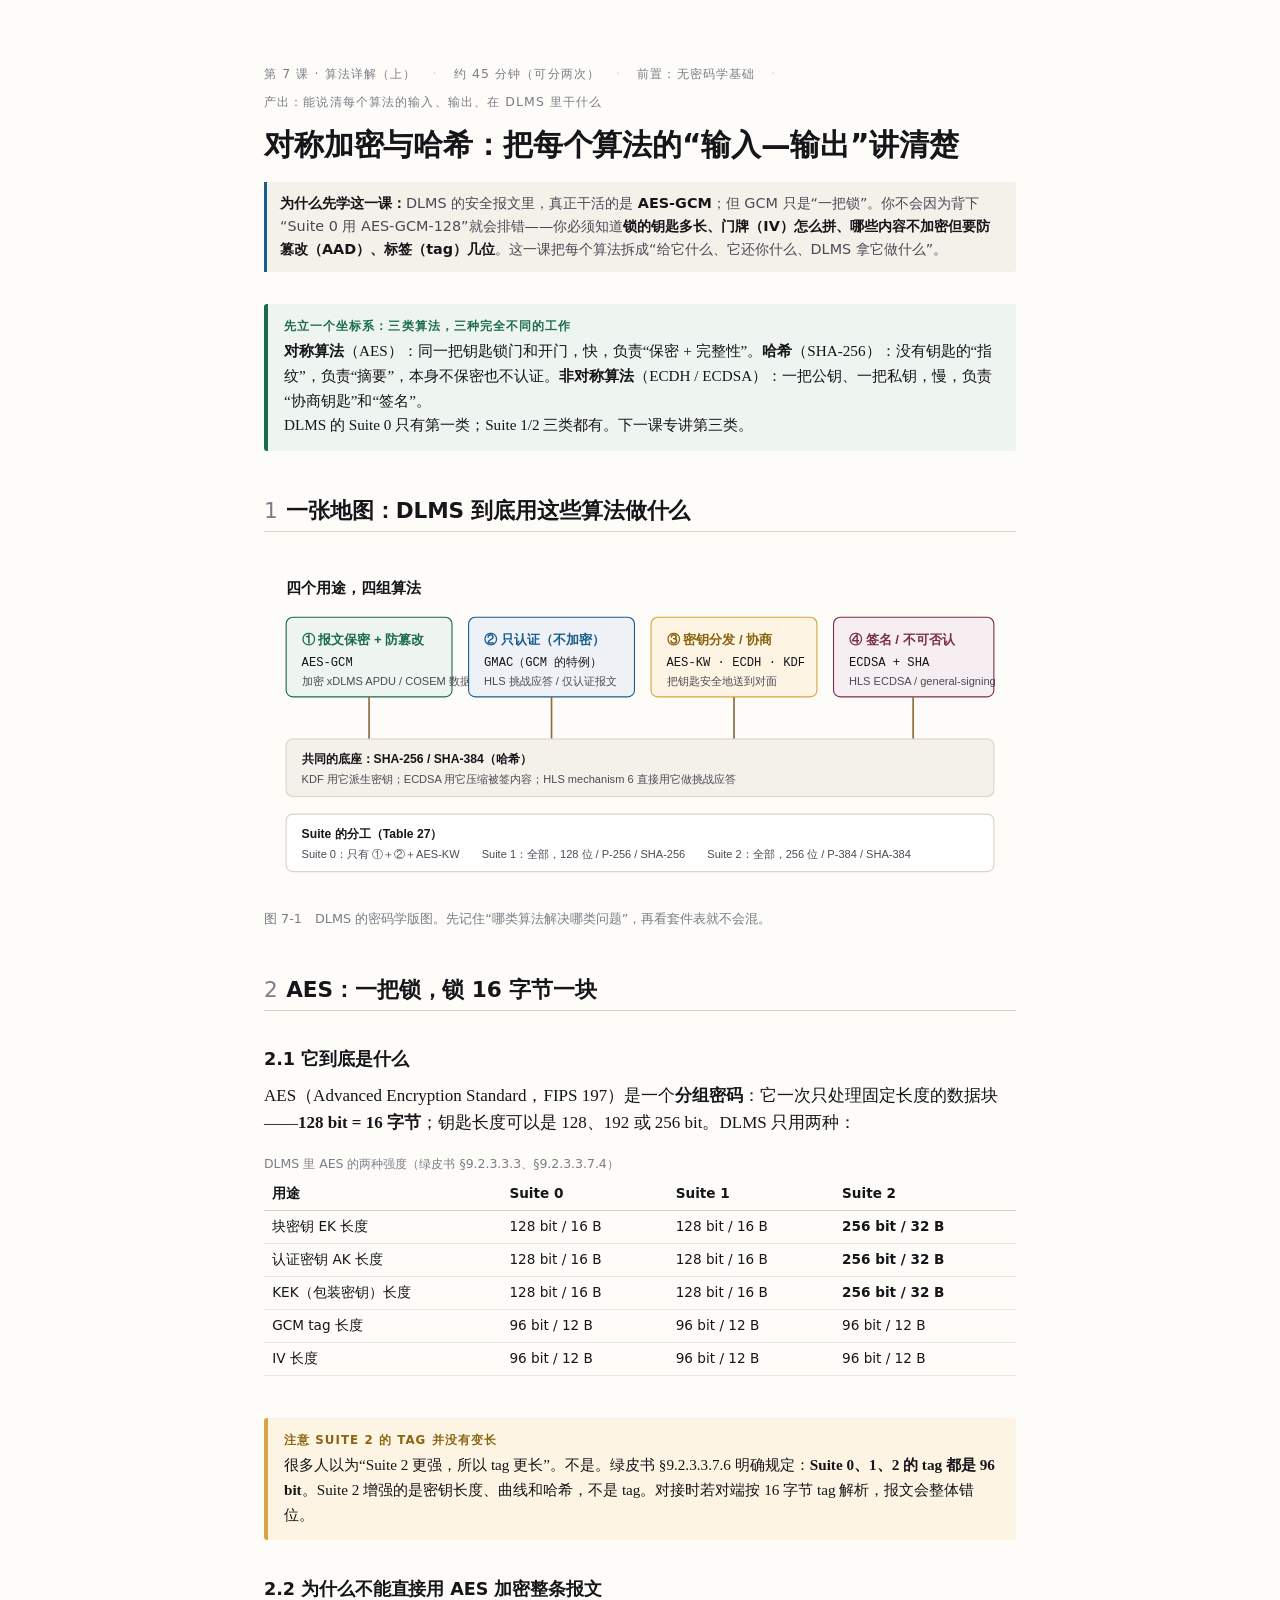
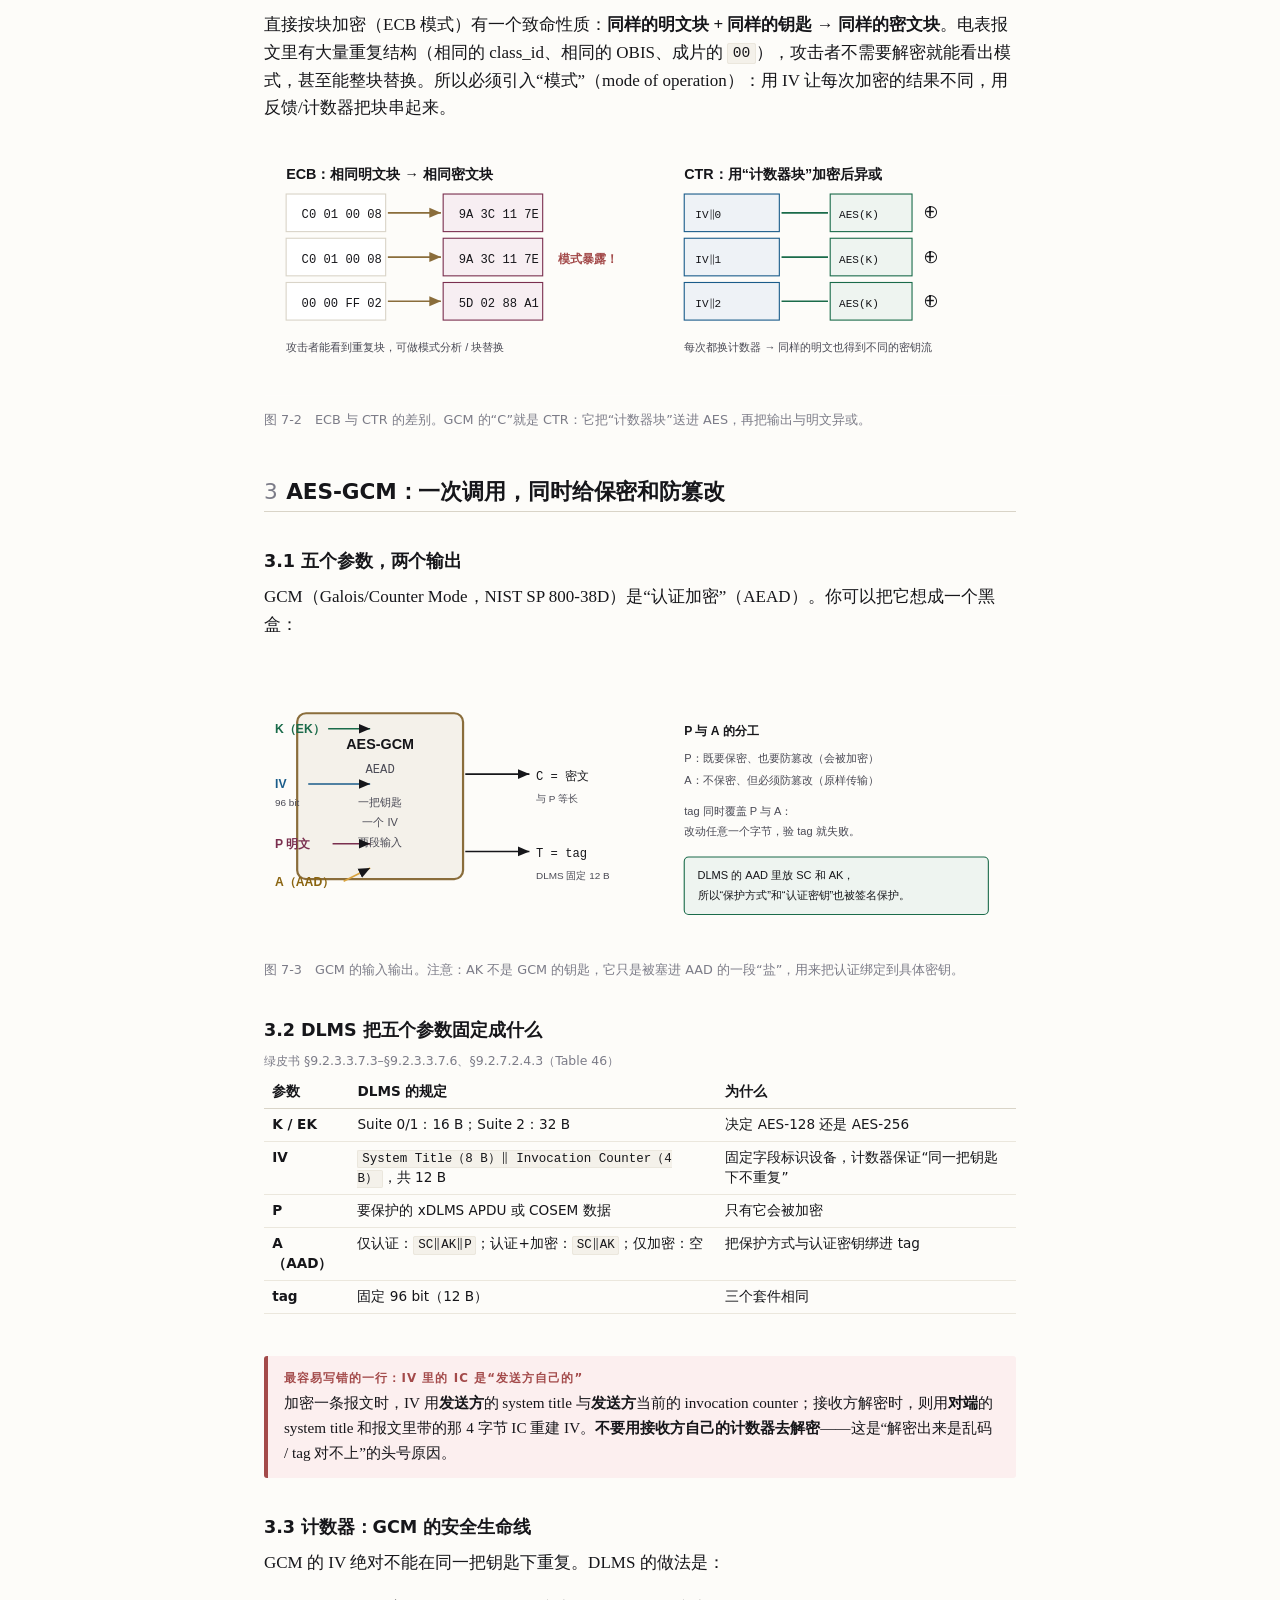
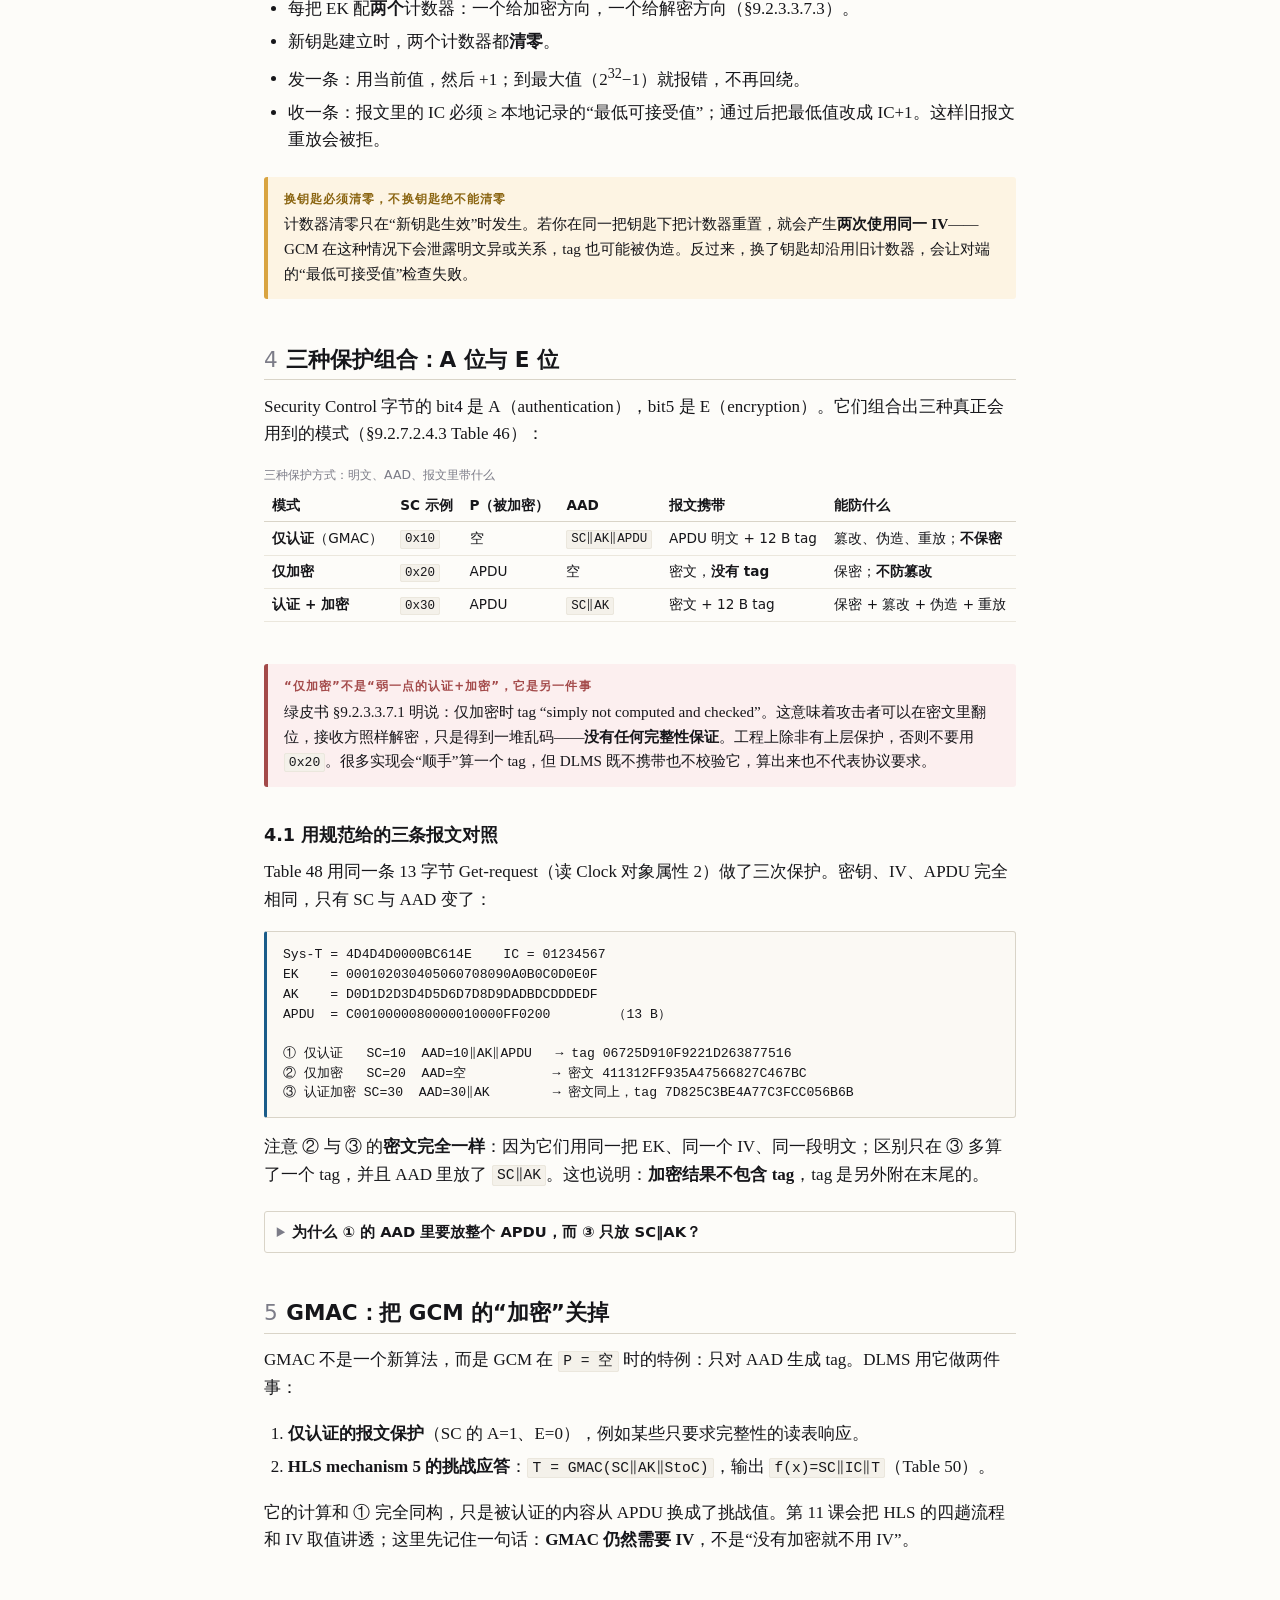
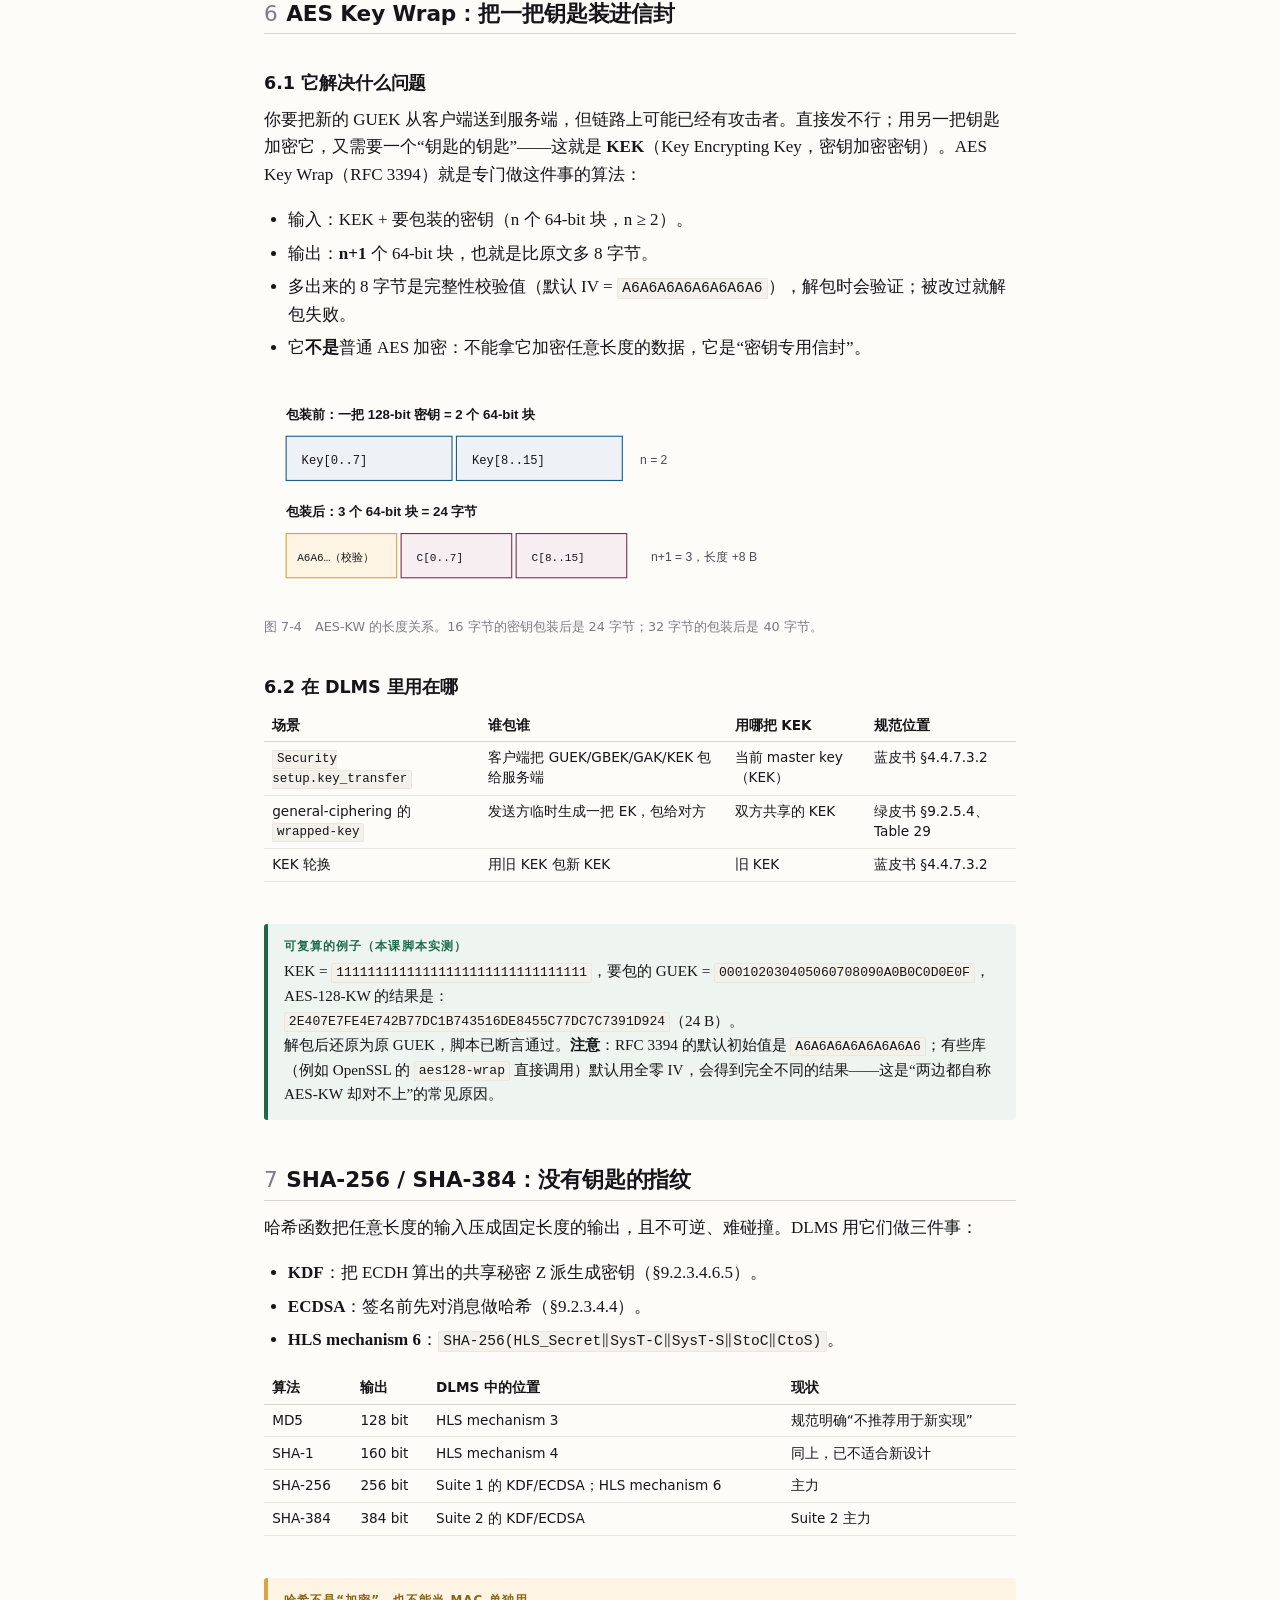
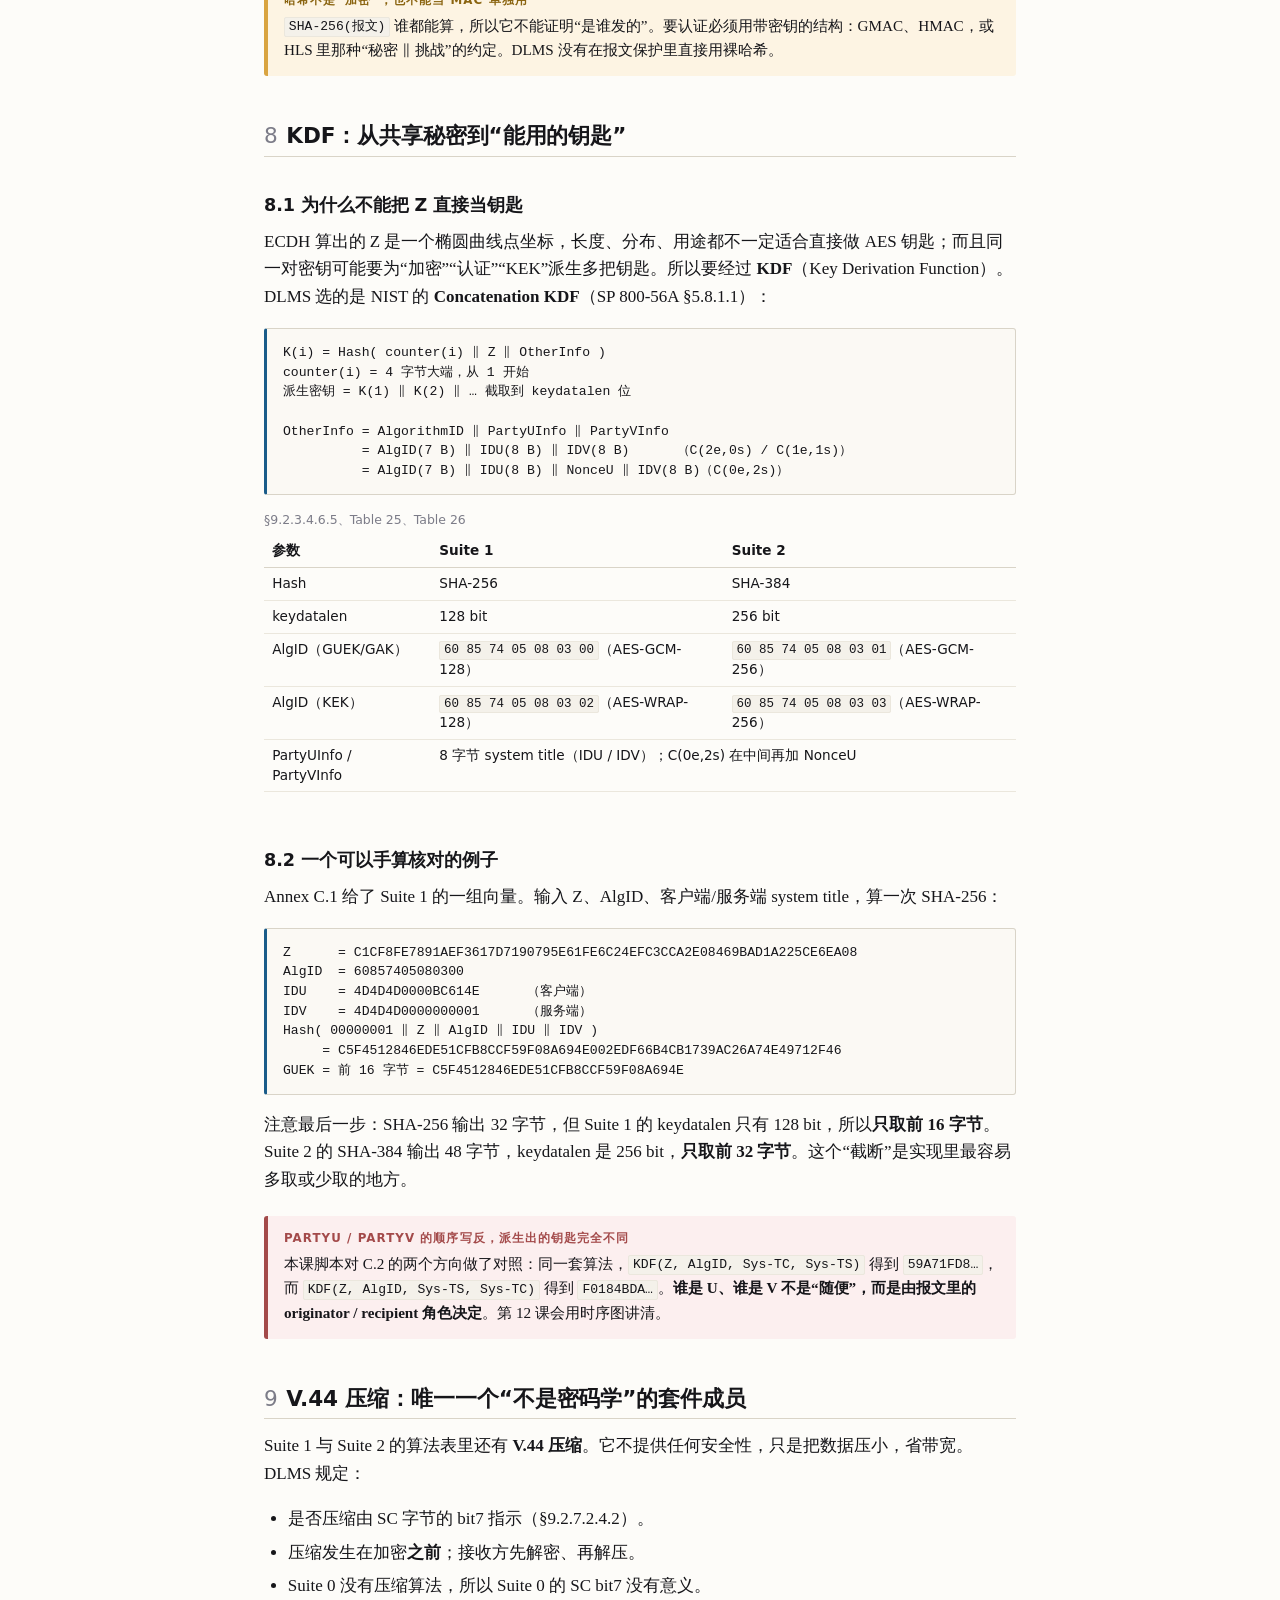
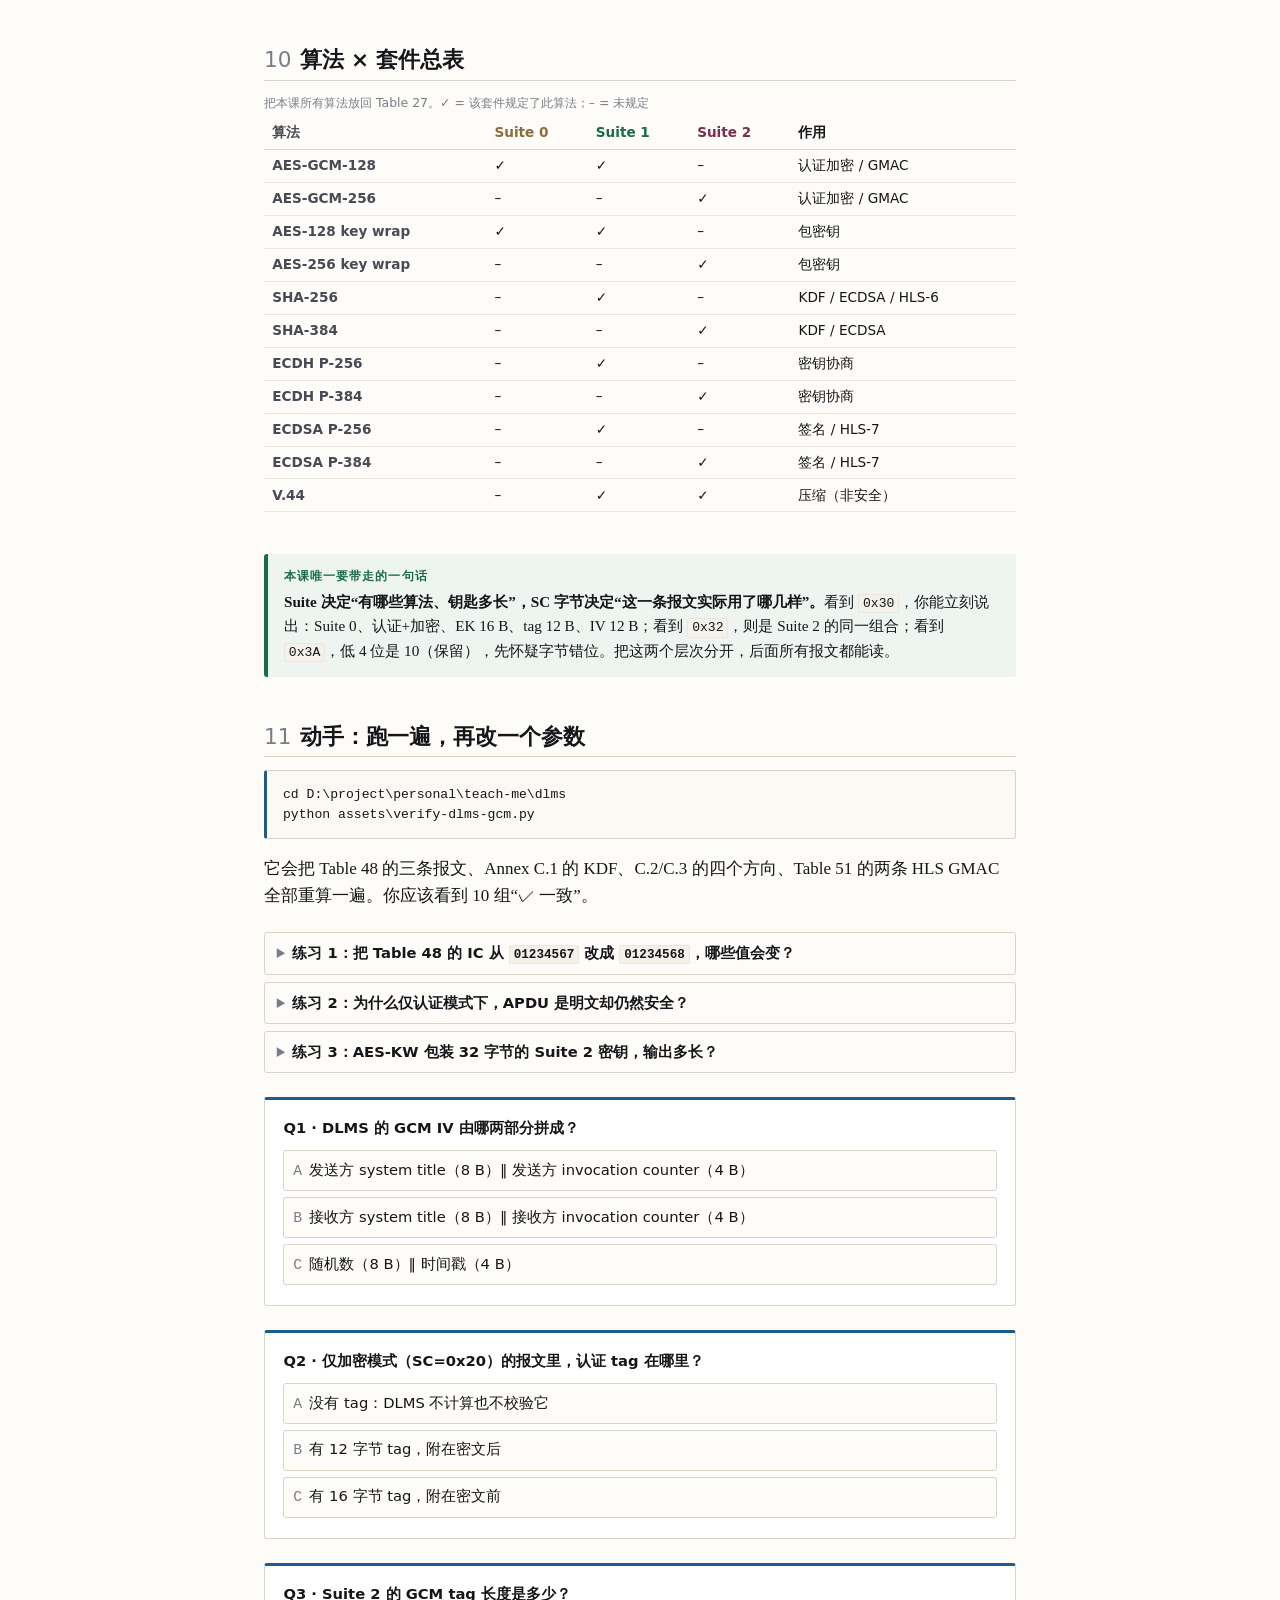
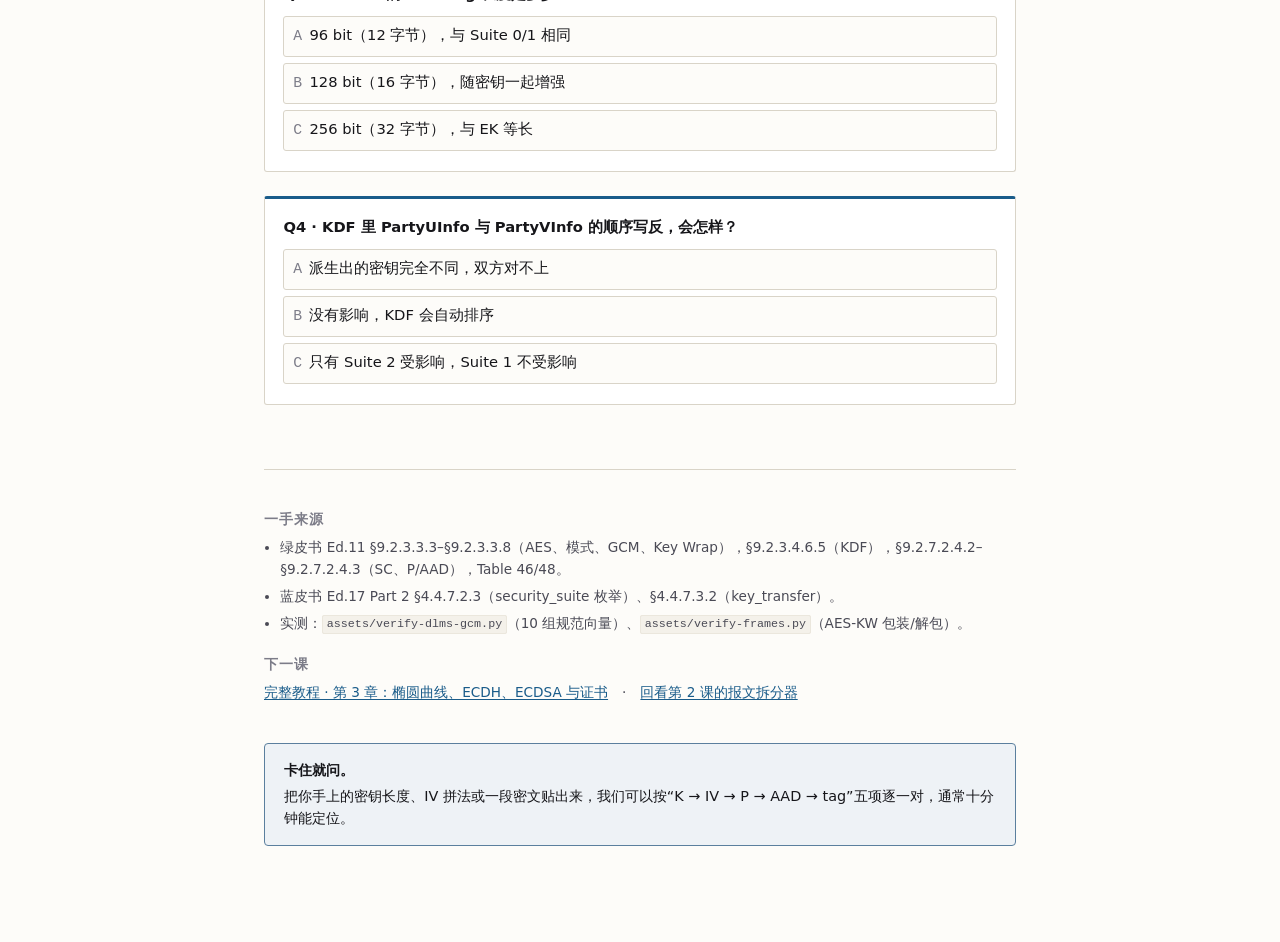
<file: lessons/0007-crypto-symmetric-deep.html>
<!DOCTYPE html>
<html lang="zh-CN">
<head>
<meta charset="utf-8">
<meta name="viewport" content="width=device-width, initial-scale=1">
<title>第 7 课 · 对称加密与哈希：AES、GCM、Key Wrap、SHA、KDF</title>
<link rel="stylesheet" href="../assets/course.css">
</head>
<body>

<p class="lesson-meta">
  <span>第 7 课 · 算法详解（上）</span><span class="sep">·</span>
  <span>约 45 分钟（可分两次）</span><span class="sep">·</span>
  <span>前置：无密码学基础</span><span class="sep">·</span>
  <span>产出：能说清每个算法的输入、输出、在 DLMS 里干什么</span>
</p>

<h1>对称加密与哈希：把每个算法的“输入—输出”讲清楚</h1>

<div class="mission-line">
  <b>为什么先学这一课：</b>DLMS 的安全报文里，真正干活的是 <b>AES-GCM</b>；但 GCM 只是“一把锁”。你不会因为背下“Suite 0 用 AES-GCM-128”就会排错——你必须知道<b>锁的钥匙多长、门牌（IV）怎么拼、哪些内容不加密但要防篡改（AAD）、标签（tag）几位</b>。这一课把每个算法拆成“给它什么、它还你什么、DLMS 拿它做什么”。
</div>

<div class="callout key">
  <span class="label">先立一个坐标系：三类算法，三种完全不同的工作</span>
  <p><b>对称算法</b>（AES）：同一把钥匙锁门和开门，快，负责“保密 + 完整性”。<b>哈希</b>（SHA-256）：没有钥匙的“指纹”，负责“摘要”，本身不保密也不认证。<b>非对称算法</b>（ECDH / ECDSA）：一把公钥、一把私钥，慢，负责“协商钥匙”和“签名”。<br>
  DLMS 的 Suite 0 只有第一类；Suite 1/2 三类都有。下一课专讲第三类。</p>
</div>

<h2><span class="num">1</span>一张地图：DLMS 到底用这些算法做什么</h2>

<div class="figure">
<svg viewBox="0 0 680 300" role="img" aria-label="DLMS中四类密码学用途">
  <rect x="0" y="0" width="680" height="300" fill="#fdfcf9"/>
  <text x="20" y="28" font-family="sans-serif" font-size="14" font-weight="700" fill="#16161a">四个用途，四组算法</text>

  <rect x="20" y="50" width="150" height="72" rx="6" fill="#eef4f0" stroke="#1a6b4a"/>
  <text x="34" y="74" font-family="sans-serif" font-size="12" font-weight="700" fill="#1a6b4a">① 报文保密 + 防篡改</text>
  <text x="34" y="94" font-family="monospace" font-size="11" fill="#16161a">AES-GCM</text>
  <text x="34" y="111" font-family="sans-serif" font-size="10" fill="#4a4a55">加密 xDLMS APDU / COSEM 数据</text>

  <rect x="185" y="50" width="150" height="72" rx="6" fill="#eef2f6" stroke="#1a5c8a"/>
  <text x="199" y="74" font-family="sans-serif" font-size="12" font-weight="700" fill="#1a5c8a">② 只认证（不加密）</text>
  <text x="199" y="94" font-family="monospace" font-size="11" fill="#16161a">GMAC（GCM 的特例）</text>
  <text x="199" y="111" font-family="sans-serif" font-size="10" fill="#4a4a55">HLS 挑战应答 / 仅认证报文</text>

  <rect x="350" y="50" width="150" height="72" rx="6" fill="#fdf4e3" stroke="#d9a441"/>
  <text x="364" y="74" font-family="sans-serif" font-size="12" font-weight="700" fill="#8a6410">③ 密钥分发 / 协商</text>
  <text x="364" y="94" font-family="monospace" font-size="11" fill="#16161a">AES-KW · ECDH · KDF</text>
  <text x="364" y="111" font-family="sans-serif" font-size="10" fill="#4a4a55">把钥匙安全地送到对面</text>

  <rect x="515" y="50" width="145" height="72" rx="6" fill="#f7eef2" stroke="#7a2f4f"/>
  <text x="529" y="74" font-family="sans-serif" font-size="12" font-weight="700" fill="#7a2f4f">④ 签名 / 不可否认</text>
  <text x="529" y="94" font-family="monospace" font-size="11" fill="#16161a">ECDSA + SHA</text>
  <text x="529" y="111" font-family="sans-serif" font-size="10" fill="#4a4a55">HLS ECDSA / general-signing</text>

  <line x1="95" y1="122" x2="95" y2="160" stroke="#8a6d3b" stroke-width="1.5"/>
  <line x1="260" y1="122" x2="260" y2="160" stroke="#8a6d3b" stroke-width="1.5"/>
  <line x1="425" y1="122" x2="425" y2="160" stroke="#8a6d3b" stroke-width="1.5"/>
  <line x1="587" y1="122" x2="587" y2="160" stroke="#8a6d3b" stroke-width="1.5"/>

  <rect x="20" y="160" width="640" height="52" rx="6" fill="#f4f1ea" stroke="#d9d4c8"/>
  <text x="34" y="182" font-family="sans-serif" font-size="11" font-weight="700" fill="#16161a">共同的底座：SHA-256 / SHA-384（哈希）</text>
  <text x="34" y="200" font-family="sans-serif" font-size="10" fill="#4a4a55">KDF 用它派生密钥；ECDSA 用它压缩被签内容；HLS mechanism 6 直接用它做挑战应答</text>

  <rect x="20" y="228" width="640" height="52" rx="6" fill="#fff" stroke="#d9d4c8"/>
  <text x="34" y="250" font-family="sans-serif" font-size="11" font-weight="700" fill="#16161a">Suite 的分工（Table 27）</text>
  <text x="34" y="268" font-family="sans-serif" font-size="10" fill="#4a4a55">Suite 0：只有 ①＋②＋AES-KW　　Suite 1：全部，128 位 / P-256 / SHA-256　　Suite 2：全部，256 位 / P-384 / SHA-384</text>
</svg>
<figcaption>图 7-1　DLMS 的密码学版图。先记住“哪类算法解决哪类问题”，再看套件表就不会混。</figcaption>
</div>

<h2><span class="num">2</span>AES：一把锁，锁 16 字节一块</h2>

<h3>2.1 它到底是什么</h3>

<p>AES（Advanced Encryption Standard，FIPS 197）是一个<b>分组密码</b>：它一次只处理固定长度的数据块——<b>128 bit = 16 字节</b>；钥匙长度可以是 128、192 或 256 bit。DLMS 只用两种：</p>

<div class="table-scroll">
<table>
  <caption>DLMS 里 AES 的两种强度（绿皮书 §9.2.3.3.3、§9.2.3.3.7.4）</caption>
  <thead><tr><th>用途</th><th>Suite 0</th><th>Suite 1</th><th>Suite 2</th></tr></thead>
  <tbody>
    <tr><td>块密钥 EK 长度</td><td>128 bit / 16 B</td><td>128 bit / 16 B</td><td><b>256 bit / 32 B</b></td></tr>
    <tr><td>认证密钥 AK 长度</td><td>128 bit / 16 B</td><td>128 bit / 16 B</td><td><b>256 bit / 32 B</b></td></tr>
    <tr><td>KEK（包装密钥）长度</td><td>128 bit / 16 B</td><td>128 bit / 16 B</td><td><b>256 bit / 32 B</b></td></tr>
    <tr><td>GCM tag 长度</td><td>96 bit / 12 B</td><td>96 bit / 12 B</td><td>96 bit / 12 B</td></tr>
    <tr><td>IV 长度</td><td>96 bit / 12 B</td><td>96 bit / 12 B</td><td>96 bit / 12 B</td></tr>
  </tbody>
</table>
</div>

<div class="callout warn">
  <span class="label">注意 Suite 2 的 tag 并没有变长</span>
  <p>很多人以为“Suite 2 更强，所以 tag 更长”。不是。绿皮书 §9.2.3.3.7.6 明确规定：<b>Suite 0、1、2 的 tag 都是 96 bit</b>。Suite 2 增强的是密钥长度、曲线和哈希，不是 tag。对接时若对端按 16 字节 tag 解析，报文会整体错位。</p>
</div>

<h3>2.2 为什么不能直接用 AES 加密整条报文</h3>

<p>直接按块加密（ECB 模式）有一个致命性质：<b>同样的明文块 + 同样的钥匙 → 同样的密文块</b>。电表报文里有大量重复结构（相同的 class_id、相同的 OBIS、成片的 <code>00</code>），攻击者不需要解密就能看出模式，甚至能整块替换。所以必须引入“模式”（mode of operation）：用 IV 让每次加密的结果不同，用反馈/计数器把块串起来。</p>

<div class="figure">
<svg viewBox="0 0 680 220" role="img" aria-label="ECB与CTR模式对比">
  <rect x="0" y="0" width="680" height="220" fill="#fdfcf9"/>
  <text x="20" y="24" font-family="sans-serif" font-size="13" font-weight="700" fill="#16161a">ECB：相同明文块 → 相同密文块</text>
  <rect x="20" y="38" width="90" height="34" fill="#fff" stroke="#d9d4c8"/><text x="34" y="60" font-family="monospace" font-size="11" fill="#16161a">C0 01 00 08</text>
  <rect x="20" y="78" width="90" height="34" fill="#fff" stroke="#d9d4c8"/><text x="34" y="100" font-family="monospace" font-size="11" fill="#16161a">C0 01 00 08</text>
  <rect x="20" y="118" width="90" height="34" fill="#fff" stroke="#d9d4c8"/><text x="34" y="140" font-family="monospace" font-size="11" fill="#16161a">00 00 FF 02</text>
  <path d="M112 55 L160 55" stroke="#8a6d3b" stroke-width="1.5" marker-end="url(#a1)"/>
  <path d="M112 95 L160 95" stroke="#8a6d3b" stroke-width="1.5" marker-end="url(#a1)"/>
  <path d="M112 135 L160 135" stroke="#8a6d3b" stroke-width="1.5" marker-end="url(#a1)"/>
  <rect x="162" y="38" width="90" height="34" fill="#f7eef2" stroke="#7a2f4f"/><text x="176" y="60" font-family="monospace" font-size="11" fill="#16161a">9A 3C 11 7E</text>
  <rect x="162" y="78" width="90" height="34" fill="#f7eef2" stroke="#7a2f4f"/><text x="176" y="100" font-family="monospace" font-size="11" fill="#16161a">9A 3C 11 7E</text>
  <rect x="162" y="118" width="90" height="34" fill="#f7eef2" stroke="#7a2f4f"/><text x="176" y="140" font-family="monospace" font-size="11" fill="#16161a">5D 02 88 A1</text>
  <text x="266" y="100" font-family="sans-serif" font-size="11" fill="#a34a4a" font-weight="700">模式暴露！</text>

  <text x="380" y="24" font-family="sans-serif" font-size="13" font-weight="700" fill="#16161a">CTR：用“计数器块”加密后异或</text>
  <rect x="380" y="38" width="86" height="34" fill="#eef2f6" stroke="#1a5c8a"/><text x="390" y="60" font-family="monospace" font-size="10" fill="#16161a">IV‖0</text>
  <rect x="380" y="78" width="86" height="34" fill="#eef2f6" stroke="#1a5c8a"/><text x="390" y="100" font-family="monospace" font-size="10" fill="#16161a">IV‖1</text>
  <rect x="380" y="118" width="86" height="34" fill="#eef2f6" stroke="#1a5c8a"/><text x="390" y="140" font-family="monospace" font-size="10" fill="#16161a">IV‖2</text>
  <path d="M468 55 L510 55" stroke="#1a6b4a" stroke-width="1.5"/>
  <path d="M468 95 L510 95" stroke="#1a6b4a" stroke-width="1.5"/>
  <path d="M468 135 L510 135" stroke="#1a6b4a" stroke-width="1.5"/>
  <rect x="512" y="38" width="74" height="34" fill="#eef4f0" stroke="#1a6b4a"/><text x="520" y="60" font-family="monospace" font-size="10" fill="#16161a">AES(K)</text>
  <rect x="512" y="78" width="74" height="34" fill="#eef4f0" stroke="#1a6b4a"/><text x="520" y="100" font-family="monospace" font-size="10" fill="#16161a">AES(K)</text>
  <rect x="512" y="118" width="74" height="34" fill="#eef4f0" stroke="#1a6b4a"/><text x="520" y="140" font-family="monospace" font-size="10" fill="#16161a">AES(K)</text>
  <text x="596" y="60" font-family="sans-serif" font-size="18" fill="#16161a">⊕</text>
  <text x="596" y="100" font-family="sans-serif" font-size="18" fill="#16161a">⊕</text>
  <text x="596" y="140" font-family="sans-serif" font-size="18" fill="#16161a">⊕</text>
  <text x="380" y="180" font-family="sans-serif" font-size="10" fill="#4a4a55">每次都换计数器 → 同样的明文也得到不同的密钥流</text>
  <text x="20" y="180" font-family="sans-serif" font-size="10" fill="#4a4a55">攻击者能看到重复块，可做模式分析 / 块替换</text>
  <defs><marker id="a1" markerWidth="8" markerHeight="8" refX="7" refY="4" orient="auto"><path d="M0,1 L7,4 L0,7 z" fill="#8a6d3b"/></marker></defs>
</svg>
<figcaption>图 7-2　ECB 与 CTR 的差别。GCM 的“C”就是 CTR：它把“计数器块”送进 AES，再把输出与明文异或。</figcaption>
</div>

<h2><span class="num">3</span>AES-GCM：一次调用，同时给保密和防篡改</h2>

<h3>3.1 五个参数，两个输出</h3>

<p>GCM（Galois/Counter Mode，NIST SP 800-38D）是“认证加密”（AEAD）。你可以把它想成一个黑盒：</p>

<div class="figure">
<svg viewBox="0 0 680 250" role="img" aria-label="AES-GCM的输入输出">
  <rect x="0" y="0" width="680" height="250" fill="#fdfcf9"/>
  <rect x="30" y="40" width="150" height="150" rx="8" fill="#f4f1ea" stroke="#8a6d3b" stroke-width="2"/>
  <text x="105" y="72" text-anchor="middle" font-family="sans-serif" font-size="13" font-weight="700" fill="#16161a">AES-GCM</text>
  <text x="105" y="94" text-anchor="middle" font-family="monospace" font-size="11" fill="#4a4a55">AEAD</text>
  <text x="105" y="124" text-anchor="middle" font-family="sans-serif" font-size="10" fill="#4a4a55">一把钥匙</text>
  <text x="105" y="142" text-anchor="middle" font-family="sans-serif" font-size="10" fill="#4a4a55">一个 IV</text>
  <text x="105" y="160" text-anchor="middle" font-family="sans-serif" font-size="10" fill="#4a4a55">两段输入</text>

  <text x="10" y="58" font-family="sans-serif" font-size="11" font-weight="700" fill="#1a6b4a">K（EK）</text>
  <path d="M58 54 L96 54" stroke="#1a6b4a" stroke-width="1.5" marker-end="url(#g1)"/>
  <text x="10" y="108" font-family="sans-serif" font-size="11" font-weight="700" fill="#1a5c8a">IV</text>
  <text x="10" y="124" font-family="sans-serif" font-size="9" fill="#4a4a55">96 bit</text>
  <path d="M40 104 L96 104" stroke="#1a5c8a" stroke-width="1.5" marker-end="url(#g1)"/>
  <text x="10" y="162" font-family="sans-serif" font-size="11" font-weight="700" fill="#7a2f4f">P 明文</text>
  <path d="M62 158 L96 158" stroke="#7a2f4f" stroke-width="1.5" marker-end="url(#g1)"/>
  <text x="10" y="196" font-family="sans-serif" font-size="11" font-weight="700" fill="#8a6410">A（AAD）</text>
  <path d="M72 192 L96 180" stroke="#d9a441" stroke-width="1.5" marker-end="url(#g1)"/>

  <path d="M182 95 L240 95" stroke="#16161a" stroke-width="1.5" marker-end="url(#g1)"/>
  <path d="M182 165 L240 165" stroke="#16161a" stroke-width="1.5" marker-end="url(#g1)"/>
  <text x="246" y="100" font-family="monospace" font-size="11" fill="#16161a">C = 密文</text>
  <text x="246" y="120" font-family="sans-serif" font-size="9" fill="#4a4a55">与 P 等长</text>
  <text x="246" y="170" font-family="monospace" font-size="11" fill="#16161a">T = tag</text>
  <text x="246" y="190" font-family="sans-serif" font-size="9" fill="#4a4a55">DLMS 固定 12 B</text>

  <text x="380" y="60" font-family="sans-serif" font-size="11" font-weight="700" fill="#16161a">P 与 A 的分工</text>
  <text x="380" y="84" font-family="sans-serif" font-size="10" fill="#4a4a55">P：既要保密、也要防篡改（会被加密）</text>
  <text x="380" y="104" font-family="sans-serif" font-size="10" fill="#4a4a55">A：不保密、但必须防篡改（原样传输）</text>
  <text x="380" y="132" font-family="sans-serif" font-size="10" fill="#4a4a55">tag 同时覆盖 P 与 A：</text>
  <text x="380" y="150" font-family="sans-serif" font-size="10" fill="#4a4a55">改动任意一个字节，验 tag 就失败。</text>

  <rect x="380" y="170" width="275" height="52" rx="4" fill="#eef4f0" stroke="#1a6b4a"/>
  <text x="392" y="190" font-family="sans-serif" font-size="10" fill="#16161a">DLMS 的 AAD 里放 SC 和 AK，</text>
  <text x="392" y="208" font-family="sans-serif" font-size="10" fill="#16161a">所以“保护方式”和“认证密钥”也被签名保护。</text>
  <defs><marker id="g1" markerWidth="8" markerHeight="8" refX="7" refY="4" orient="auto"><path d="M0,1 L7,4 L0,7 z" fill="#16161a"/></marker></defs>
</svg>
<figcaption>图 7-3　GCM 的输入输出。注意：AK 不是 GCM 的钥匙，它只是被塞进 AAD 的一段“盐”，用来把认证绑定到具体密钥。</figcaption>
</div>

<h3>3.2 DLMS 把五个参数固定成什么</h3>

<div class="table-scroll">
<table>
  <caption>绿皮书 §9.2.3.3.7.3–§9.2.3.3.7.6、§9.2.7.2.4.3（Table 46）</caption>
  <thead><tr><th>参数</th><th>DLMS 的规定</th><th>为什么</th></tr></thead>
  <tbody>
    <tr><td><b>K / EK</b></td><td>Suite 0/1：16 B；Suite 2：32 B</td><td>决定 AES-128 还是 AES-256</td></tr>
    <tr><td><b>IV</b></td><td><code>System Title（8 B）‖ Invocation Counter（4 B）</code>，共 12 B</td><td>固定字段标识设备，计数器保证“同一把钥匙下不重复”</td></tr>
    <tr><td><b>P</b></td><td>要保护的 xDLMS APDU 或 COSEM 数据</td><td>只有它会被加密</td></tr>
    <tr><td><b>A（AAD）</b></td><td>仅认证：<code>SC‖AK‖P</code>；认证+加密：<code>SC‖AK</code>；仅加密：空</td><td>把保护方式与认证密钥绑进 tag</td></tr>
    <tr><td><b>tag</b></td><td>固定 96 bit（12 B）</td><td>三个套件相同</td></tr>
  </tbody>
</table>
</div>

<div class="callout trap">
  <span class="label">最容易写错的一行：IV 里的 IC 是“发送方自己的”</span>
  <p>加密一条报文时，IV 用<b>发送方</b>的 system title 与<b>发送方</b>当前的 invocation counter；接收方解密时，则用<b>对端</b>的 system title 和报文里带的那 4 字节 IC 重建 IV。<b>不要用接收方自己的计数器去解密</b>——这是“解密出来是乱码 / tag 对不上”的头号原因。</p>
</div>

<h3>3.3 计数器：GCM 的安全生命线</h3>

<p>GCM 的 IV 绝对不能在同一把钥匙下重复。DLMS 的做法是：</p>
<ul>
  <li>每把 EK 配<b>两个</b>计数器：一个给加密方向，一个给解密方向（§9.2.3.3.7.3）。</li>
  <li>新钥匙建立时，两个计数器都<b>清零</b>。</li>
  <li>发一条：用当前值，然后 +1；到最大值（2<sup>32</sup>−1）就报错，不再回绕。</li>
  <li>收一条：报文里的 IC 必须 ≥ 本地记录的“最低可接受值”；通过后把最低值改成 IC+1。这样旧报文重放会被拒。</li>
</ul>

<div class="callout warn">
  <span class="label">换钥匙必须清零，不换钥匙绝不能清零</span>
  <p>计数器清零只在“新钥匙生效”时发生。若你在同一把钥匙下把计数器重置，就会产生<b>两次使用同一 IV</b>——GCM 在这种情况下会泄露明文异或关系，tag 也可能被伪造。反过来，换了钥匙却沿用旧计数器，会让对端的“最低可接受值”检查失败。</p>
</div>

<h2><span class="num">4</span>三种保护组合：A 位与 E 位</h2>

<p>Security Control 字节的 bit4 是 A（authentication），bit5 是 E（encryption）。它们组合出三种真正会用到的模式（§9.2.7.2.4.3 Table 46）：</p>

<div class="table-scroll">
<table>
  <caption>三种保护方式：明文、AAD、报文里带什么</caption>
  <thead><tr><th>模式</th><th>SC 示例</th><th>P（被加密）</th><th>AAD</th><th>报文携带</th><th>能防什么</th></tr></thead>
  <tbody>
    <tr><td><b>仅认证</b>（GMAC）</td><td><code>0x10</code></td><td>空</td><td><code>SC‖AK‖APDU</code></td><td>APDU 明文 + 12 B tag</td><td>篡改、伪造、重放；<b>不保密</b></td></tr>
    <tr><td><b>仅加密</b></td><td><code>0x20</code></td><td>APDU</td><td>空</td><td>密文，<b>没有 tag</b></td><td>保密；<b>不防篡改</b></td></tr>
    <tr><td><b>认证 + 加密</b></td><td><code>0x30</code></td><td>APDU</td><td><code>SC‖AK</code></td><td>密文 + 12 B tag</td><td>保密 + 篡改 + 伪造 + 重放</td></tr>
  </tbody>
</table>
</div>

<div class="callout trap">
  <span class="label">“仅加密”不是“弱一点的认证+加密”，它是另一件事</span>
  <p>绿皮书 §9.2.3.3.7.1 明说：仅加密时 tag “simply not computed and checked”。这意味着攻击者可以在密文里翻位，接收方照样解密，只是得到一堆乱码——<b>没有任何完整性保证</b>。工程上除非有上层保护，否则不要用 <code>0x20</code>。很多实现会“顺手”算一个 tag，但 DLMS 既不携带也不校验它，算出来也不代表协议要求。</p>
</div>

<h3>4.1 用规范给的三条报文对照</h3>

<p>Table 48 用同一条 13 字节 Get-request（读 Clock 对象属性 2）做了三次保护。密钥、IV、APDU 完全相同，只有 SC 与 AAD 变了：</p>

<pre><code>Sys-T = 4D4D4D0000BC614E    IC = 01234567
EK    = 000102030405060708090A0B0C0D0E0F
AK    = D0D1D2D3D4D5D6D7D8D9DADBDCDDDEDF
APDU  = C0010000080000010000FF0200        （13 B）

① 仅认证   SC=10  AAD=10‖AK‖APDU   → tag 06725D910F9221D263877516
② 仅加密   SC=20  AAD=空           → 密文 411312FF935A47566827C467BC
③ 认证加密 SC=30  AAD=30‖AK        → 密文同上，tag 7D825C3BE4A77C3FCC056B6B</code></pre>

<p>注意 ② 与 ③ 的<b>密文完全一样</b>：因为它们用同一把 EK、同一个 IV、同一段明文；区别只在 ③ 多算了一个 tag，并且 AAD 里放了 <code>SC‖AK</code>。这也说明：<b>加密结果不包含 tag</b>，tag 是另外附在末尾的。</p>

<div class="recall">
  <details open>
    <summary>为什么 ① 的 AAD 里要放整个 APDU，而 ③ 只放 SC‖AK？</summary>
    <p>因为 ① 不加密，APDU 是明文传输，GCM 必须把它纳入 AAD 才能保护它；如果 AAD 里不放 APDU，tag 就只覆盖了 SC 和 AK，攻击者可以随意改明文而 tag 仍然有效。<br>
    ③ 中 APDU 已经被放进 P 加密，GCM 本身就会用 P 计算 tag，所以 AAD 只需要放“不加密但必须认证”的 SC 与 AK。</p>
  </details>
</div>

<h2><span class="num">5</span>GMAC：把 GCM 的“加密”关掉</h2>

<p>GMAC 不是一个新算法，而是 GCM 在 <code>P = 空</code> 时的特例：只对 AAD 生成 tag。DLMS 用它做两件事：</p>
<ol>
  <li><b>仅认证的报文保护</b>（SC 的 A=1、E=0），例如某些只要求完整性的读表响应。</li>
  <li><b>HLS mechanism 5 的挑战应答</b>：<code>T = GMAC(SC‖AK‖StoC)</code>，输出 <code>f(x)=SC‖IC‖T</code>（Table 50）。</li>
</ol>

<p>它的计算和 ① 完全同构，只是被认证的内容从 APDU 换成了挑战值。第 11 课会把 HLS 的四趟流程和 IV 取值讲透；这里先记住一句话：<b>GMAC 仍然需要 IV</b>，不是“没有加密就不用 IV”。</p>

<h2><span class="num">6</span>AES Key Wrap：把一把钥匙装进信封</h2>

<h3>6.1 它解决什么问题</h3>

<p>你要把新的 GUEK 从客户端送到服务端，但链路上可能已经有攻击者。直接发不行；用另一把钥匙加密它，又需要一个“钥匙的钥匙”——这就是 <b>KEK</b>（Key Encrypting Key，密钥加密密钥）。AES Key Wrap（RFC 3394）就是专门做这件事的算法：</p>

<ul>
  <li>输入：KEK + 要包装的密钥（n 个 64-bit 块，n ≥ 2）。</li>
  <li>输出：<b>n+1</b> 个 64-bit 块，也就是比原文多 8 字节。</li>
  <li>多出来的 8 字节是完整性校验值（默认 IV = <code>A6A6A6A6A6A6A6A6</code>），解包时会验证；被改过就解包失败。</li>
  <li>它<b>不是</b>普通 AES 加密：不能拿它加密任意长度的数据，它是“密钥专用信封”。</li>
</ul>

<div class="figure">
<svg viewBox="0 0 680 190" role="img" aria-label="AES Key Wrap 长度变化">
  <rect x="0" y="0" width="680" height="190" fill="#fdfcf9"/>
  <text x="20" y="24" font-family="sans-serif" font-size="12" font-weight="700" fill="#16161a">包装前：一把 128-bit 密钥 = 2 个 64-bit 块</text>
  <rect x="20" y="40" width="150" height="40" fill="#eef2f6" stroke="#1a5c8a"/><text x="34" y="65" font-family="monospace" font-size="11" fill="#16161a">Key[0..7]</text>
  <rect x="174" y="40" width="150" height="40" fill="#eef2f6" stroke="#1a5c8a"/><text x="188" y="65" font-family="monospace" font-size="11" fill="#16161a">Key[8..15]</text>
  <text x="340" y="65" font-family="sans-serif" font-size="11" fill="#4a4a55">n = 2</text>

  <text x="20" y="112" font-family="sans-serif" font-size="12" font-weight="700" fill="#16161a">包装后：3 个 64-bit 块 = 24 字节</text>
  <rect x="20" y="128" width="100" height="40" fill="#fdf4e3" stroke="#d9a441"/><text x="30" y="153" font-family="monospace" font-size="10" fill="#16161a">A6A6…（校验）</text>
  <rect x="124" y="128" width="100" height="40" fill="#f7eef2" stroke="#7a2f4f"/><text x="138" y="153" font-family="monospace" font-size="10" fill="#16161a">C[0..7]</text>
  <rect x="228" y="128" width="100" height="40" fill="#f7eef2" stroke="#7a2f4f"/><text x="242" y="153" font-family="monospace" font-size="10" fill="#16161a">C[8..15]</text>
  <text x="350" y="153" font-family="sans-serif" font-size="11" fill="#4a4a55">n+1 = 3，长度 +8 B</text>
</svg>
<figcaption>图 7-4　AES-KW 的长度关系。16 字节的密钥包装后是 24 字节；32 字节的包装后是 40 字节。</figcaption>
</div>

<h3>6.2 在 DLMS 里用在哪</h3>

<div class="table-scroll">
<table>
  <thead><tr><th>场景</th><th>谁包谁</th><th>用哪把 KEK</th><th>规范位置</th></tr></thead>
  <tbody>
    <tr><td><code>Security setup.key_transfer</code></td><td>客户端把 GUEK/GBEK/GAK/KEK 包给服务端</td><td>当前 master key（KEK）</td><td>蓝皮书 §4.4.7.3.2</td></tr>
    <tr><td>general-ciphering 的 <code>wrapped-key</code></td><td>发送方临时生成一把 EK，包给对方</td><td>双方共享的 KEK</td><td>绿皮书 §9.2.5.4、Table 29</td></tr>
    <tr><td>KEK 轮换</td><td>用旧 KEK 包新 KEK</td><td>旧 KEK</td><td>蓝皮书 §4.4.7.3.2</td></tr>
  </tbody>
</table>
</div>

<div class="callout key">
  <span class="label">可复算的例子（本课脚本实测）</span>
  <p>KEK = <code>11111111111111111111111111111111</code>，要包的 GUEK = <code>000102030405060708090A0B0C0D0E0F</code>，AES-128-KW 的结果是：<br>
  <code>2E407E7FE4E742B77DC1B743516DE8455C77DC7C7391D924</code>（24 B）。<br>
  解包后还原为原 GUEK，脚本已断言通过。<b>注意</b>：RFC 3394 的默认初始值是 <code>A6A6A6A6A6A6A6A6</code>；有些库（例如 OpenSSL 的 <code>aes128-wrap</code> 直接调用）默认用全零 IV，会得到完全不同的结果——这是“两边都自称 AES-KW 却对不上”的常见原因。</p>
</div>

<h2><span class="num">7</span>SHA-256 / SHA-384：没有钥匙的指纹</h2>

<p>哈希函数把任意长度的输入压成固定长度的输出，且不可逆、难碰撞。DLMS 用它们做三件事：</p>

<ul>
  <li><b>KDF</b>：把 ECDH 算出的共享秘密 Z 派生成密钥（§9.2.3.4.6.5）。</li>
  <li><b>ECDSA</b>：签名前先对消息做哈希（§9.2.3.4.4）。</li>
  <li><b>HLS mechanism 6</b>：<code>SHA-256(HLS_Secret‖SysT-C‖SysT-S‖StoC‖CtoS)</code>。</li>
</ul>

<div class="table-scroll">
<table>
  <thead><tr><th>算法</th><th>输出</th><th>DLMS 中的位置</th><th>现状</th></tr></thead>
  <tbody>
    <tr><td>MD5</td><td>128 bit</td><td>HLS mechanism 3</td><td>规范明确“不推荐用于新实现”</td></tr>
    <tr><td>SHA-1</td><td>160 bit</td><td>HLS mechanism 4</td><td>同上，已不适合新设计</td></tr>
    <tr><td>SHA-256</td><td>256 bit</td><td>Suite 1 的 KDF/ECDSA；HLS mechanism 6</td><td>主力</td></tr>
    <tr><td>SHA-384</td><td>384 bit</td><td>Suite 2 的 KDF/ECDSA</td><td>Suite 2 主力</td></tr>
  </tbody>
</table>
</div>

<div class="callout warn">
  <span class="label">哈希不是“加密”，也不能当 MAC 单独用</span>
  <p><code>SHA-256(报文)</code> 谁都能算，所以它不能证明“是谁发的”。要认证必须用带密钥的结构：GMAC、HMAC，或 HLS 里那种“秘密 ‖ 挑战”的约定。DLMS 没有在报文保护里直接用裸哈希。</p>
</div>

<h2><span class="num">8</span>KDF：从共享秘密到“能用的钥匙”</h2>

<h3>8.1 为什么不能把 Z 直接当钥匙</h3>

<p>ECDH 算出的 Z 是一个椭圆曲线点坐标，长度、分布、用途都不一定适合直接做 AES 钥匙；而且同一对密钥可能要为“加密”“认证”“KEK”派生多把钥匙。所以要经过 <b>KDF</b>（Key Derivation Function）。DLMS 选的是 NIST 的 <b>Concatenation KDF</b>（SP 800-56A §5.8.1.1）：</p>

<pre><code>K(i) = Hash( counter(i) ‖ Z ‖ OtherInfo )
counter(i) = 4 字节大端，从 1 开始
派生密钥 = K(1) ‖ K(2) ‖ … 截取到 keydatalen 位

OtherInfo = AlgorithmID ‖ PartyUInfo ‖ PartyVInfo
          = AlgID(7 B) ‖ IDU(8 B) ‖ IDV(8 B)      （C(2e,0s) / C(1e,1s)）
          = AlgID(7 B) ‖ IDU(8 B) ‖ NonceU ‖ IDV(8 B)（C(0e,2s)）</code></pre>

<div class="table-scroll">
<table>
  <caption>§9.2.3.4.6.5、Table 25、Table 26</caption>
  <thead><tr><th>参数</th><th>Suite 1</th><th>Suite 2</th></tr></thead>
  <tbody>
    <tr><td>Hash</td><td>SHA-256</td><td>SHA-384</td></tr>
    <tr><td>keydatalen</td><td>128 bit</td><td>256 bit</td></tr>
    <tr><td>AlgID（GUEK/GAK）</td><td><code>60 85 74 05 08 03 00</code>（AES-GCM-128）</td><td><code>60 85 74 05 08 03 01</code>（AES-GCM-256）</td></tr>
    <tr><td>AlgID（KEK）</td><td><code>60 85 74 05 08 03 02</code>（AES-WRAP-128）</td><td><code>60 85 74 05 08 03 03</code>（AES-WRAP-256）</td></tr>
    <tr><td>PartyUInfo / PartyVInfo</td><td colspan="2">8 字节 system title（IDU / IDV）；C(0e,2s) 在中间再加 NonceU</td></tr>
  </tbody>
</table>
</div>

<h3>8.2 一个可以手算核对的例子</h3>

<p>Annex C.1 给了 Suite 1 的一组向量。输入 Z、AlgID、客户端/服务端 system title，算一次 SHA-256：</p>

<pre><code>Z      = C1CF8FE7891AEF3617D7190795E61FE6C24EFC3CCA2E08469BAD1A225CE6EA08
AlgID  = 60857405080300
IDU    = 4D4D4D0000BC614E      （客户端）
IDV    = 4D4D4D0000000001      （服务端）
Hash( 00000001 ‖ Z ‖ AlgID ‖ IDU ‖ IDV )
     = C5F4512846EDE51CFB8CCF59F08A694E002EDF66B4CB1739AC26A74E49712F46
GUEK = 前 16 字节 = C5F4512846EDE51CFB8CCF59F08A694E</code></pre>

<p>注意最后一步：SHA-256 输出 32 字节，但 Suite 1 的 keydatalen 只有 128 bit，所以<b>只取前 16 字节</b>。Suite 2 的 SHA-384 输出 48 字节，keydatalen 是 256 bit，<b>只取前 32 字节</b>。这个“截断”是实现里最容易多取或少取的地方。</p>

<div class="callout trap">
  <span class="label">PartyU / PartyV 的顺序写反，派生出的钥匙完全不同</span>
  <p>本课脚本对 C.2 的两个方向做了对照：同一套算法，<code>KDF(Z, AlgID, Sys-TC, Sys-TS)</code> 得到 <code>59A71FD8…</code>，而 <code>KDF(Z, AlgID, Sys-TS, Sys-TC)</code> 得到 <code>F0184BDA…</code>。<b>谁是 U、谁是 V 不是“随便”，而是由报文里的 originator / recipient 角色决定</b>。第 12 课会用时序图讲清。</p>
</div>

<h2><span class="num">9</span>V.44 压缩：唯一一个“不是密码学”的套件成员</h2>

<p>Suite 1 与 Suite 2 的算法表里还有 <b>V.44 压缩</b>。它不提供任何安全性，只是把数据压小，省带宽。DLMS 规定：</p>
<ul>
  <li>是否压缩由 SC 字节的 bit7 指示（§9.2.7.2.4.2）。</li>
  <li>压缩发生在加密<b>之前</b>；接收方先解密、再解压。</li>
  <li>Suite 0 没有压缩算法，所以 Suite 0 的 SC bit7 没有意义。</li>
</ul>

<h2><span class="num">10</span>算法 × 套件总表</h2>

<div class="table-scroll">
<table class="suite-table">
  <caption>把本课所有算法放回 Table 27。✓ = 该套件规定了此算法；– = 未规定</caption>
  <thead><tr><th>算法</th><th class="s0">Suite 0</th><th class="s1">Suite 1</th><th class="s2">Suite 2</th><th>作用</th></tr></thead>
  <tbody>
    <tr><td>AES-GCM-128</td><td>✓</td><td>✓</td><td>–</td><td>认证加密 / GMAC</td></tr>
    <tr><td>AES-GCM-256</td><td>–</td><td>–</td><td>✓</td><td>认证加密 / GMAC</td></tr>
    <tr><td>AES-128 key wrap</td><td>✓</td><td>✓</td><td>–</td><td>包密钥</td></tr>
    <tr><td>AES-256 key wrap</td><td>–</td><td>–</td><td>✓</td><td>包密钥</td></tr>
    <tr><td>SHA-256</td><td>–</td><td>✓</td><td>–</td><td>KDF / ECDSA / HLS-6</td></tr>
    <tr><td>SHA-384</td><td>–</td><td>–</td><td>✓</td><td>KDF / ECDSA</td></tr>
    <tr><td>ECDH P-256</td><td>–</td><td>✓</td><td>–</td><td>密钥协商</td></tr>
    <tr><td>ECDH P-384</td><td>–</td><td>–</td><td>✓</td><td>密钥协商</td></tr>
    <tr><td>ECDSA P-256</td><td>–</td><td>✓</td><td>–</td><td>签名 / HLS-7</td></tr>
    <tr><td>ECDSA P-384</td><td>–</td><td>–</td><td>✓</td><td>签名 / HLS-7</td></tr>
    <tr><td>V.44</td><td>–</td><td>✓</td><td>✓</td><td>压缩（非安全）</td></tr>
  </tbody>
</table>
</div>

<div class="callout key">
  <span class="label">本课唯一要带走的一句话</span>
  <p><b>Suite 决定“有哪些算法、钥匙多长”，SC 字节决定“这一条报文实际用了哪几样”。</b>看到 <code>0x30</code>，你能立刻说出：Suite 0、认证+加密、EK 16 B、tag 12 B、IV 12 B；看到 <code>0x32</code>，则是 Suite 2 的同一组合；看到 <code>0x3A</code>，低 4 位是 10（保留），先怀疑字节错位。把这两个层次分开，后面所有报文都能读。</p>
</div>

<h2><span class="num">11</span>动手：跑一遍，再改一个参数</h2>

<pre><code>cd D:\project\personal\teach-me\dlms
python assets\verify-dlms-gcm.py</code></pre>

<p>它会把 Table 48 的三条报文、Annex C.1 的 KDF、C.2/C.3 的四个方向、Table 51 的两条 HLS GMAC 全部重算一遍。你应该看到 10 组“✓ 一致”。</p>

<div class="recall">
  <details open>
    <summary>练习 1：把 Table 48 的 IC 从 <code>01234567</code> 改成 <code>01234568</code>，哪些值会变？</summary>
    <p>IV 变（<code>…614E01234568</code>），所以<b>密文和 tag 都会变</b>；EK/AK/APDU 不变。若只变 system title，同样密文与 tag 都变。若只变 AK，则只有 tag 变，密文不变（因为 AK 只进 AAD）。这个对照能帮你定位“到底哪一段错了”。</p>
  </details>
  <details>
    <summary>练习 2：为什么仅认证模式下，APDU 是明文却仍然安全？</summary>
    <p>“安全”在这里只指完整性与来源认证，不包括保密。APDU 明文可见，但任何改动都会让 tag 验证失败；攻击者没有 AK 就造不出新 tag。若业务要求连“读了哪个对象”都不能泄露，就必须用认证+加密。</p>
  </details>
  <details>
    <summary>练习 3：AES-KW 包装 32 字节的 Suite 2 密钥，输出多长？</summary>
    <p>32 字节 = 4 个 64-bit 块，输出 5 个块 = 40 字节。记住公式：<b>输出 = 输入 + 8 字节</b>，与 KEK 是 128 还是 256 位无关。</p>
  </details>
</div>

<div class="quiz" data-quiz>
  <p class="q">Q1 · DLMS 的 GCM IV 由哪两部分拼成？</p>
  <ul class="opts">
    <li data-correct="true">发送方 system title（8 B）‖ 发送方 invocation counter（4 B）</li>
    <li>接收方 system title（8 B）‖ 接收方 invocation counter（4 B）</li>
    <li>随机数（8 B）‖ 时间戳（4 B）</li>
  </ul>
  <p class="feedback"><b>解析：</b>§9.2.3.3.7.3：固定字段是 system title，调用字段是 IC；加密时用发送方自己的，解密时用报文里带的对端 IC。用错方向是“tag 对不上”的头号原因。</p>
</div>

<div class="quiz" data-quiz>
  <p class="q">Q2 · 仅加密模式（SC=0x20）的报文里，认证 tag 在哪里？</p>
  <ul class="opts">
    <li data-correct="true">没有 tag：DLMS 不计算也不校验它</li>
    <li>有 12 字节 tag，附在密文后</li>
    <li>有 16 字节 tag，附在密文前</li>
  </ul>
  <p class="feedback"><b>解析：</b>§9.2.3.3.7.1 明确：仅加密时 tag 不计算、不校验。通用 GCM 库内部可能仍会算出一个值，但协议既不携带也不使用它。</p>
</div>

<div class="quiz" data-quiz>
  <p class="q">Q3 · Suite 2 的 GCM tag 长度是多少？</p>
  <ul class="opts">
    <li data-correct="true">96 bit（12 字节），与 Suite 0/1 相同</li>
    <li>128 bit（16 字节），随密钥一起增强</li>
    <li>256 bit（32 字节），与 EK 等长</li>
  </ul>
  <p class="feedback"><b>解析：</b>§9.2.3.3.7.6：Suite 0、1、2 的 tag 均为 96 bit。Suite 2 增强的是 EK/AK/KEK 长度、曲线与哈希。</p>
</div>

<div class="quiz" data-quiz>
  <p class="q">Q4 · KDF 里 PartyUInfo 与 PartyVInfo 的顺序写反，会怎样？</p>
  <ul class="opts">
    <li data-correct="true">派生出的密钥完全不同，双方对不上</li>
    <li>没有影响，KDF 会自动排序</li>
    <li>只有 Suite 2 受影响，Suite 1 不受影响</li>
  </ul>
  <p class="feedback"><b>解析：</b>OtherInfo 是按字节参与哈希的，顺序变了输入就变了。C.2 的两个方向分别得到 59A71FD8… 与 F0184BDA…，可作为对照。</p>
</div>

<footer class="lesson-footer">
  <h3>一手来源</h3>
  <ul>
    <li>绿皮书 Ed.11 §9.2.3.3.3–§9.2.3.3.8（AES、模式、GCM、Key Wrap），§9.2.3.4.6.5（KDF），§9.2.7.2.4.2–§9.2.7.2.4.3（SC、P/AAD），Table 46/48。</li>
    <li>蓝皮书 Ed.17 Part 2 §4.4.7.2.3（security_suite 枚举）、§4.4.7.3.2（key_transfer）。</li>
    <li>实测：<code>assets/verify-dlms-gcm.py</code>（10 组规范向量）、<code>assets/verify-frames.py</code>（AES-KW 包装/解包）。</li>
  </ul>
  <h3>下一课</h3>
  <p><a href="../dlms-security-complete-guide.html#ch3">完整教程 · 第 3 章：椭圆曲线、ECDH、ECDSA 与证书</a>　·　<a href="0002-apdu-byte-level-crypto.html">回看第 2 课的报文拆分器</a></p>
</footer>

<div class="ask-teacher">
  <strong>卡住就问。</strong>
  把你手上的密钥长度、IV 拼法或一段密文贴出来，我们可以按“K → IV → P → AAD → tag”五项逐一对，通常十分钟能定位。
</div>

<script src="../assets/quiz.js"></script>
</body>
</html>
</file>
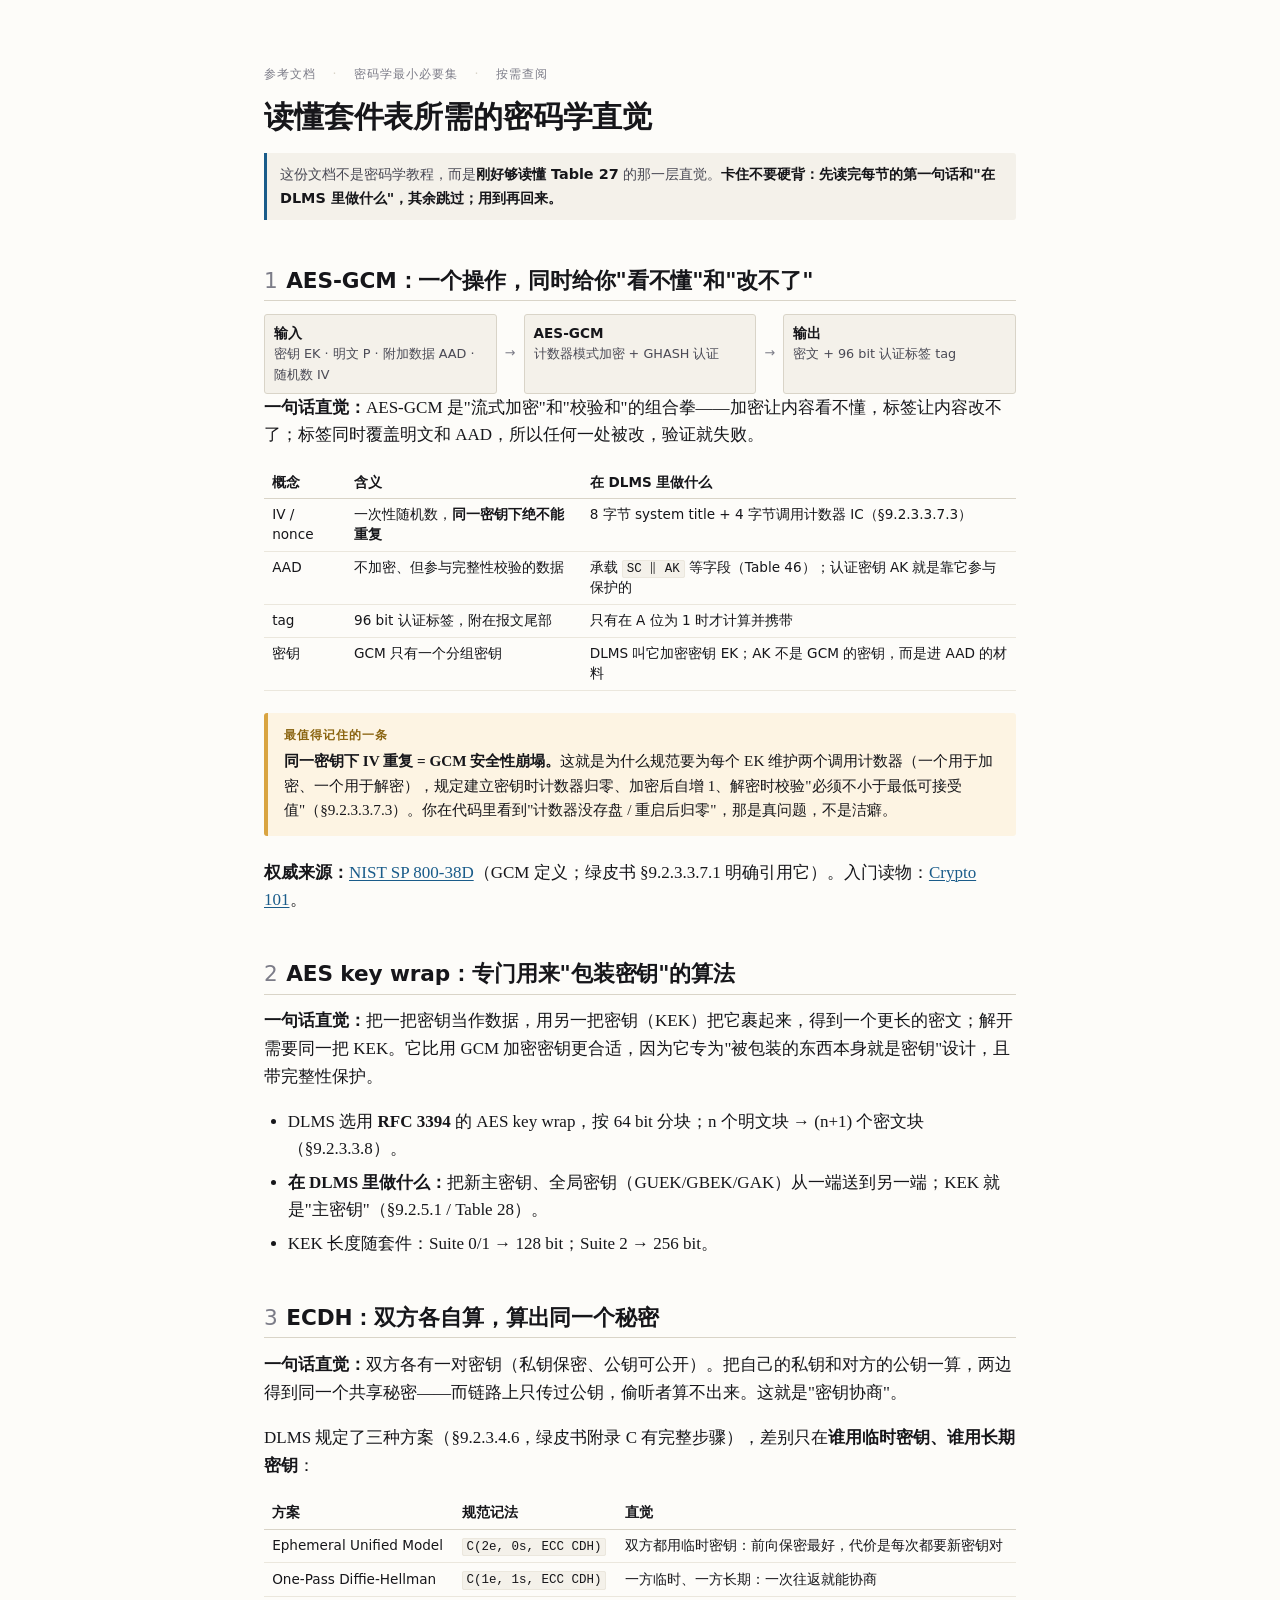
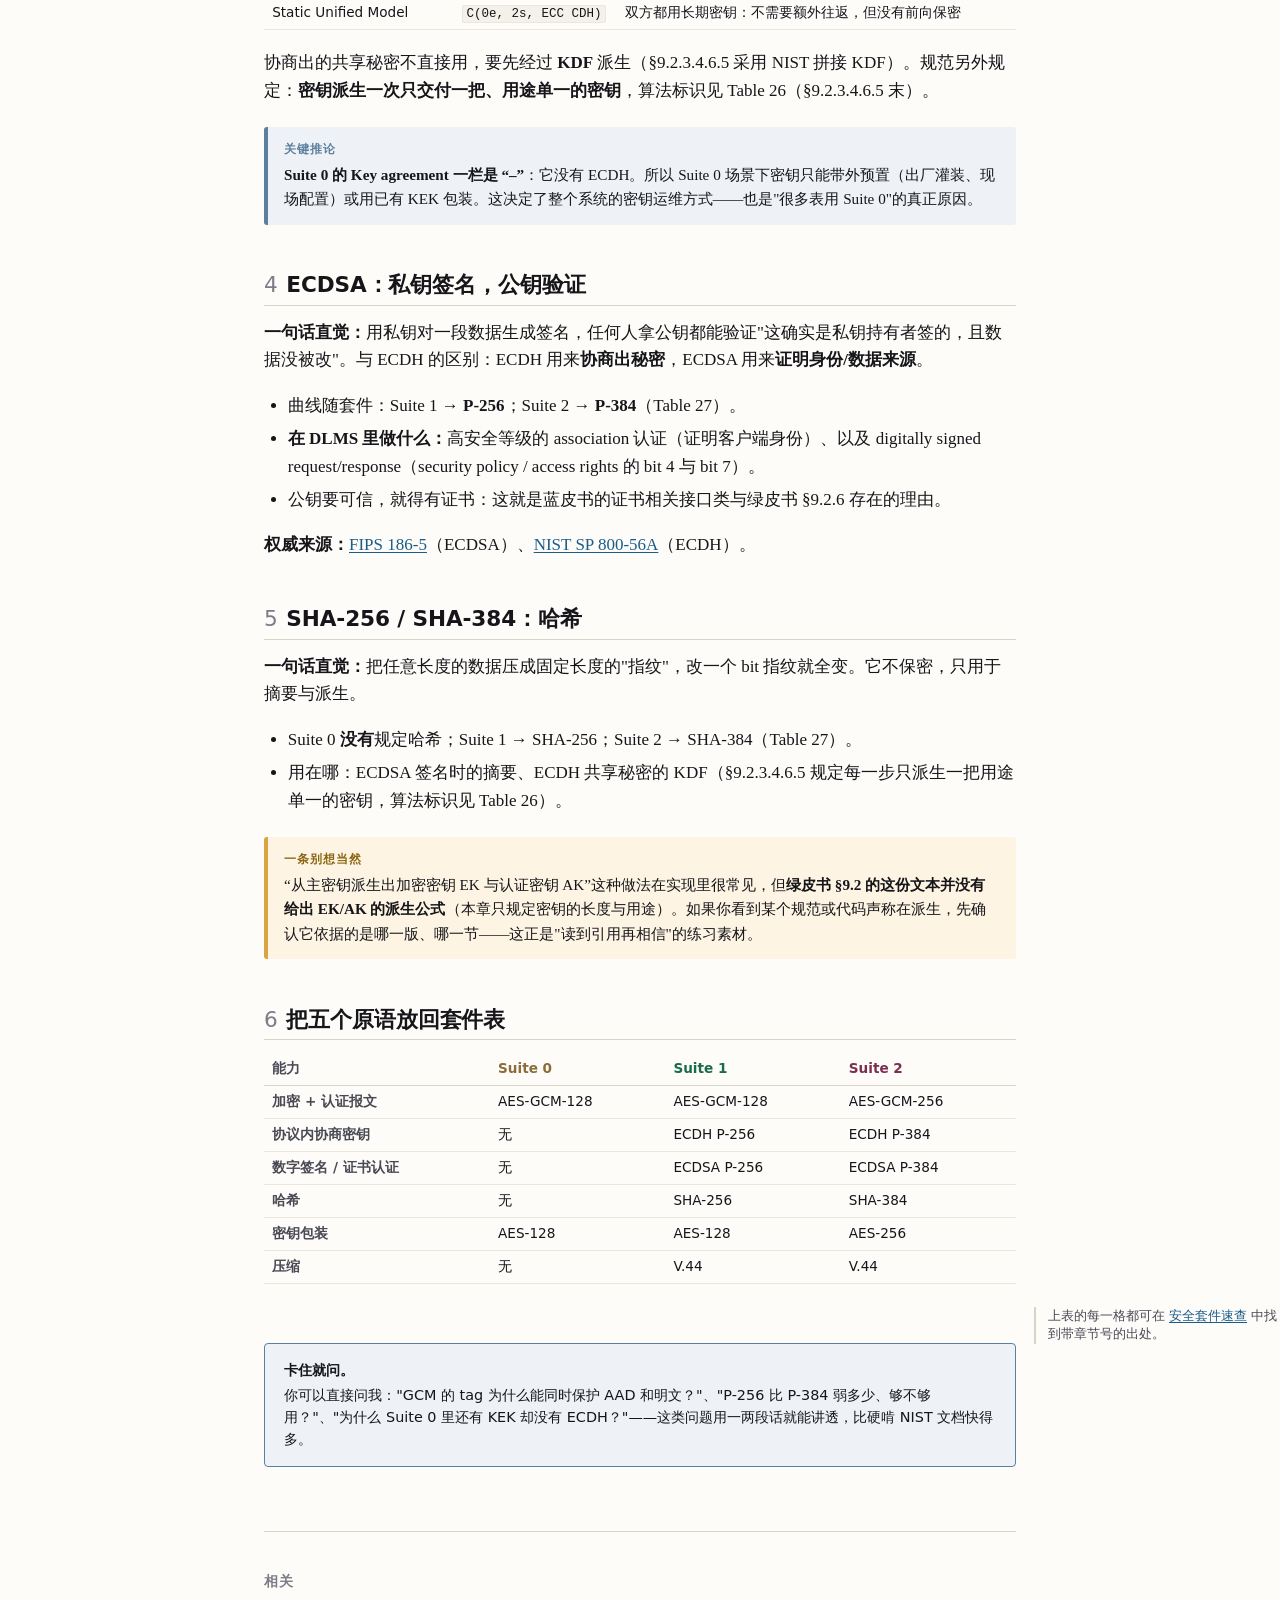
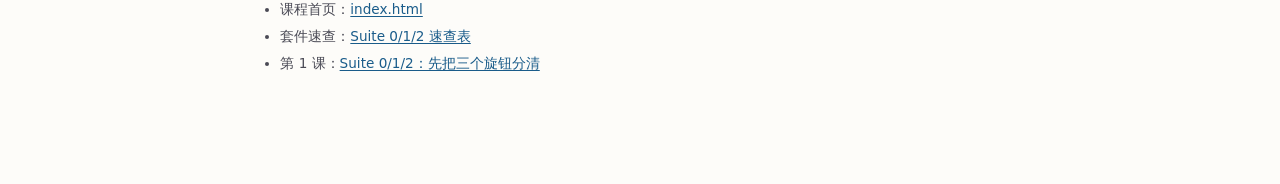
<file: reference/crypto-primer.html>
<!DOCTYPE html>
<html lang="zh-CN">
<head>
<meta charset="utf-8">
<meta name="viewport" content="width=device-width, initial-scale=1">
<title>参考 · AES-GCM / ECDH / ECDSA 最小必要直觉</title>
<link rel="stylesheet" href="../assets/course.css">
</head>
<body>

<p class="lesson-meta">
  <span>参考文档</span><span class="sep">·</span>
  <span>密码学最小必要集</span><span class="sep">·</span>
  <span>按需查阅</span>
</p>

<h1>读懂套件表所需的密码学直觉</h1>

<div class="mission-line">
  这份文档不是密码学教程，而是<b>刚好够读懂 Table 27</b> 的那一层直觉。<b>卡住不要硬背：先读完每节的第一句话和"在 DLMS 里做什么"，其余跳过；用到再回来。</b>
</div>

<h2><span class="num">1</span>AES-GCM：一个操作，同时给你"看不懂"和"改不了"</h2>

<div class="flow">
  <div class="step"><b>输入</b><span>密钥 EK · 明文 P · 附加数据 AAD · 随机数 IV</span></div>
  <div class="arrow">→</div>
  <div class="step"><b>AES-GCM</b><span>计数器模式加密 + GHASH 认证</span></div>
  <div class="arrow">→</div>
  <div class="step"><b>输出</b><span>密文 + 96 bit 认证标签 tag</span></div>
</div>

<p><b>一句话直觉：</b>AES-GCM 是"流式加密"和"校验和"的组合拳——加密让内容看不懂，标签让内容改不了；标签同时覆盖明文和 AAD，所以任何一处被改，验证就失败。</p>

<table>
  <thead><tr><th>概念</th><th>含义</th><th>在 DLMS 里做什么</th></tr></thead>
  <tbody>
    <tr><td>IV / nonce</td><td>一次性随机数，<b>同一密钥下绝不能重复</b></td><td>8 字节 system title + 4 字节调用计数器 IC（§9.2.3.3.7.3）</td></tr>
    <tr><td>AAD</td><td>不加密、但参与完整性校验的数据</td><td>承载 <code>SC ‖ AK</code> 等字段（Table 46）；认证密钥 AK 就是靠它参与保护的</td></tr>
    <tr><td>tag</td><td>96 bit 认证标签，附在报文尾部</td><td>只有在 A 位为 1 时才计算并携带</td></tr>
    <tr><td>密钥</td><td>GCM 只有一个分组密钥</td><td>DLMS 叫它加密密钥 EK；AK 不是 GCM 的密钥，而是进 AAD 的材料</td></tr>
  </tbody>
</table>

<div class="callout warn">
  <span class="label">最值得记住的一条</span>
  <p><b>同一密钥下 IV 重复 = GCM 安全性崩塌。</b>这就是为什么规范要为每个 EK 维护两个调用计数器（一个用于加密、一个用于解密），规定建立密钥时计数器归零、加密后自增 1、解密时校验"必须不小于最低可接受值"（§9.2.3.3.7.3）。你在代码里看到"计数器没存盘 / 重启后归零"，那是真问题，不是洁癖。</p>
</div>

<p><b>权威来源：</b><a href="https://csrc.nist.gov/pubs/sp/800/38d/final">NIST SP 800-38D</a>（GCM 定义；绿皮书 §9.2.3.3.7.1 明确引用它）。入门读物：<a href="https://www.crypto101.io/">Crypto 101</a>。</p>

<h2><span class="num">2</span>AES key wrap：专门用来"包装密钥"的算法</h2>

<p><b>一句话直觉：</b>把一把密钥当作数据，用另一把密钥（KEK）把它裹起来，得到一个更长的密文；解开需要同一把 KEK。它比用 GCM 加密密钥更合适，因为它专为"被包装的东西本身就是密钥"设计，且带完整性保护。</p>

<ul>
  <li>DLMS 选用 <b>RFC 3394</b> 的 AES key wrap，按 64 bit 分块；n 个明文块 → (n+1) 个密文块（§9.2.3.3.8）。</li>
  <li><b>在 DLMS 里做什么：</b>把新主密钥、全局密钥（GUEK/GBEK/GAK）从一端送到另一端；KEK 就是"主密钥"（§9.2.5.1 / Table 28）。</li>
  <li>KEK 长度随套件：Suite 0/1 → 128 bit；Suite 2 → 256 bit。</li>
</ul>

<h2><span class="num">3</span>ECDH：双方各自算，算出同一个秘密</h2>

<p><b>一句话直觉：</b>双方各有一对密钥（私钥保密、公钥可公开）。把自己的私钥和对方的公钥一算，两边得到同一个共享秘密——而链路上只传过公钥，偷听者算不出来。这就是"密钥协商"。</p>

<p>DLMS 规定了三种方案（§9.2.3.4.6，绿皮书附录 C 有完整步骤），差别只在<b>谁用临时密钥、谁用长期密钥</b>：</p>

<div class="table-scroll">
<table>
  <thead><tr><th>方案</th><th>规范记法</th><th>直觉</th></tr></thead>
  <tbody>
    <tr><td>Ephemeral Unified Model</td><td><code>C(2e, 0s, ECC CDH)</code></td><td>双方都用临时密钥：前向保密最好，代价是每次都要新密钥对</td></tr>
    <tr><td>One-Pass Diffie-Hellman</td><td><code>C(1e, 1s, ECC CDH)</code></td><td>一方临时、一方长期：一次往返就能协商</td></tr>
    <tr><td>Static Unified Model</td><td><code>C(0e, 2s, ECC CDH)</code></td><td>双方都用长期密钥：不需要额外往返，但没有前向保密</td></tr>
  </tbody>
</table>
</div>

<p>协商出的共享秘密不直接用，要先经过 <b>KDF</b> 派生（§9.2.3.4.6.5 采用 NIST 拼接 KDF）。规范另外规定：<b>密钥派生一次只交付一把、用途单一的密钥</b>，算法标识见 Table 26（§9.2.3.4.6.5 末）。</p>

<div class="callout">
  <span class="label">关键推论</span>
  <p><b>Suite 0 的 Key agreement 一栏是 “–”</b>：它没有 ECDH。所以 Suite 0 场景下密钥只能带外预置（出厂灌装、现场配置）或用已有 KEK 包装。这决定了整个系统的密钥运维方式——也是"很多表用 Suite 0"的真正原因。</p>
</div>

<h2><span class="num">4</span>ECDSA：私钥签名，公钥验证</h2>

<p><b>一句话直觉：</b>用私钥对一段数据生成签名，任何人拿公钥都能验证"这确实是私钥持有者签的，且数据没被改"。与 ECDH 的区别：ECDH 用来<b>协商出秘密</b>，ECDSA 用来<b>证明身份/数据来源</b>。</p>

<ul>
  <li>曲线随套件：Suite 1 → <b>P-256</b>；Suite 2 → <b>P-384</b>（Table 27）。</li>
  <li><b>在 DLMS 里做什么：</b>高安全等级的 association 认证（证明客户端身份）、以及 digitally signed request/response（security policy / access rights 的 bit 4 与 bit 7）。</li>
  <li>公钥要可信，就得有证书：这就是蓝皮书的证书相关接口类与绿皮书 §9.2.6 存在的理由。</li>
</ul>

<p><b>权威来源：</b><a href="https://csrc.nist.gov/pubs/fips/186-5/final">FIPS 186-5</a>（ECDSA）、<a href="https://csrc.nist.gov/pubs/sp/800/56/a/r3/final">NIST SP 800-56A</a>（ECDH）。</p>

<h2><span class="num">5</span>SHA-256 / SHA-384：哈希</h2>

<p><b>一句话直觉：</b>把任意长度的数据压成固定长度的"指纹"，改一个 bit 指纹就全变。它不保密，只用于摘要与派生。</p>

<ul>
  <li>Suite 0 <b>没有</b>规定哈希；Suite 1 → SHA-256；Suite 2 → SHA-384（Table 27）。</li>
  <li>用在哪：ECDSA 签名时的摘要、ECDH 共享秘密的 KDF（§9.2.3.4.6.5 规定每一步只派生一把用途单一的密钥，算法标识见 Table 26）。</li>
</ul>

<div class="callout warn">
  <span class="label">一条别想当然</span>
  <p>“从主密钥派生出加密密钥 EK 与认证密钥 AK”这种做法在实现里很常见，但<b>绿皮书 §9.2 的这份文本并没有给出 EK/AK 的派生公式</b>（本章只规定密钥的长度与用途）。如果你看到某个规范或代码声称在派生，先确认它依据的是哪一版、哪一节——这正是"读到引用再相信"的练习素材。</p>
</div>

<h2><span class="num">6</span>把五个原语放回套件表</h2>

<div class="table-scroll">
<table class="suite-table">
  <thead><tr><th>能力</th><th class="s0">Suite 0</th><th class="s1">Suite 1</th><th class="s2">Suite 2</th></tr></thead>
  <tbody>
    <tr><td>加密 + 认证报文</td><td>AES-GCM-128</td><td>AES-GCM-128</td><td>AES-GCM-256</td></tr>
    <tr><td>协议内协商密钥</td><td>无</td><td>ECDH P-256</td><td>ECDH P-384</td></tr>
    <tr><td>数字签名 / 证书认证</td><td>无</td><td>ECDSA P-256</td><td>ECDSA P-384</td></tr>
    <tr><td>哈希</td><td>无</td><td>SHA-256</td><td>SHA-384</td></tr>
    <tr><td>密钥包装</td><td>AES-128</td><td>AES-128</td><td>AES-256</td></tr>
    <tr><td>压缩</td><td>无</td><td>V.44</td><td>V.44</td></tr>
  </tbody>
</table>
</div>

<p class="sidenote">上表的每一格都可在 <a href="security-suites.html">安全套件速查</a> 中找到带章节号的出处。</p>

<div class="ask-teacher">
  <strong>卡住就问。</strong>
  你可以直接问我："GCM 的 tag 为什么能同时保护 AAD 和明文？"、"P-256 比 P-384 弱多少、够不够用？"、"为什么 Suite 0 里还有 KEK 却没有 ECDH？"——这类问题用一两段话就能讲透，比硬啃 NIST 文档快得多。
</div>

<div class="lesson-footer">
  <h3>相关</h3>
  <ul>
    <li>课程首页：<a href="../index.html">index.html</a></li>
    <li>套件速查：<a href="security-suites.html">Suite 0/1/2 速查表</a></li>
    <li>第 1 课：<a href="../lessons/0001-security-suites-overview.html">Suite 0/1/2：先把三个旋钮分清</a></li>
  </ul>
</div>

</body>
</html>
</file>
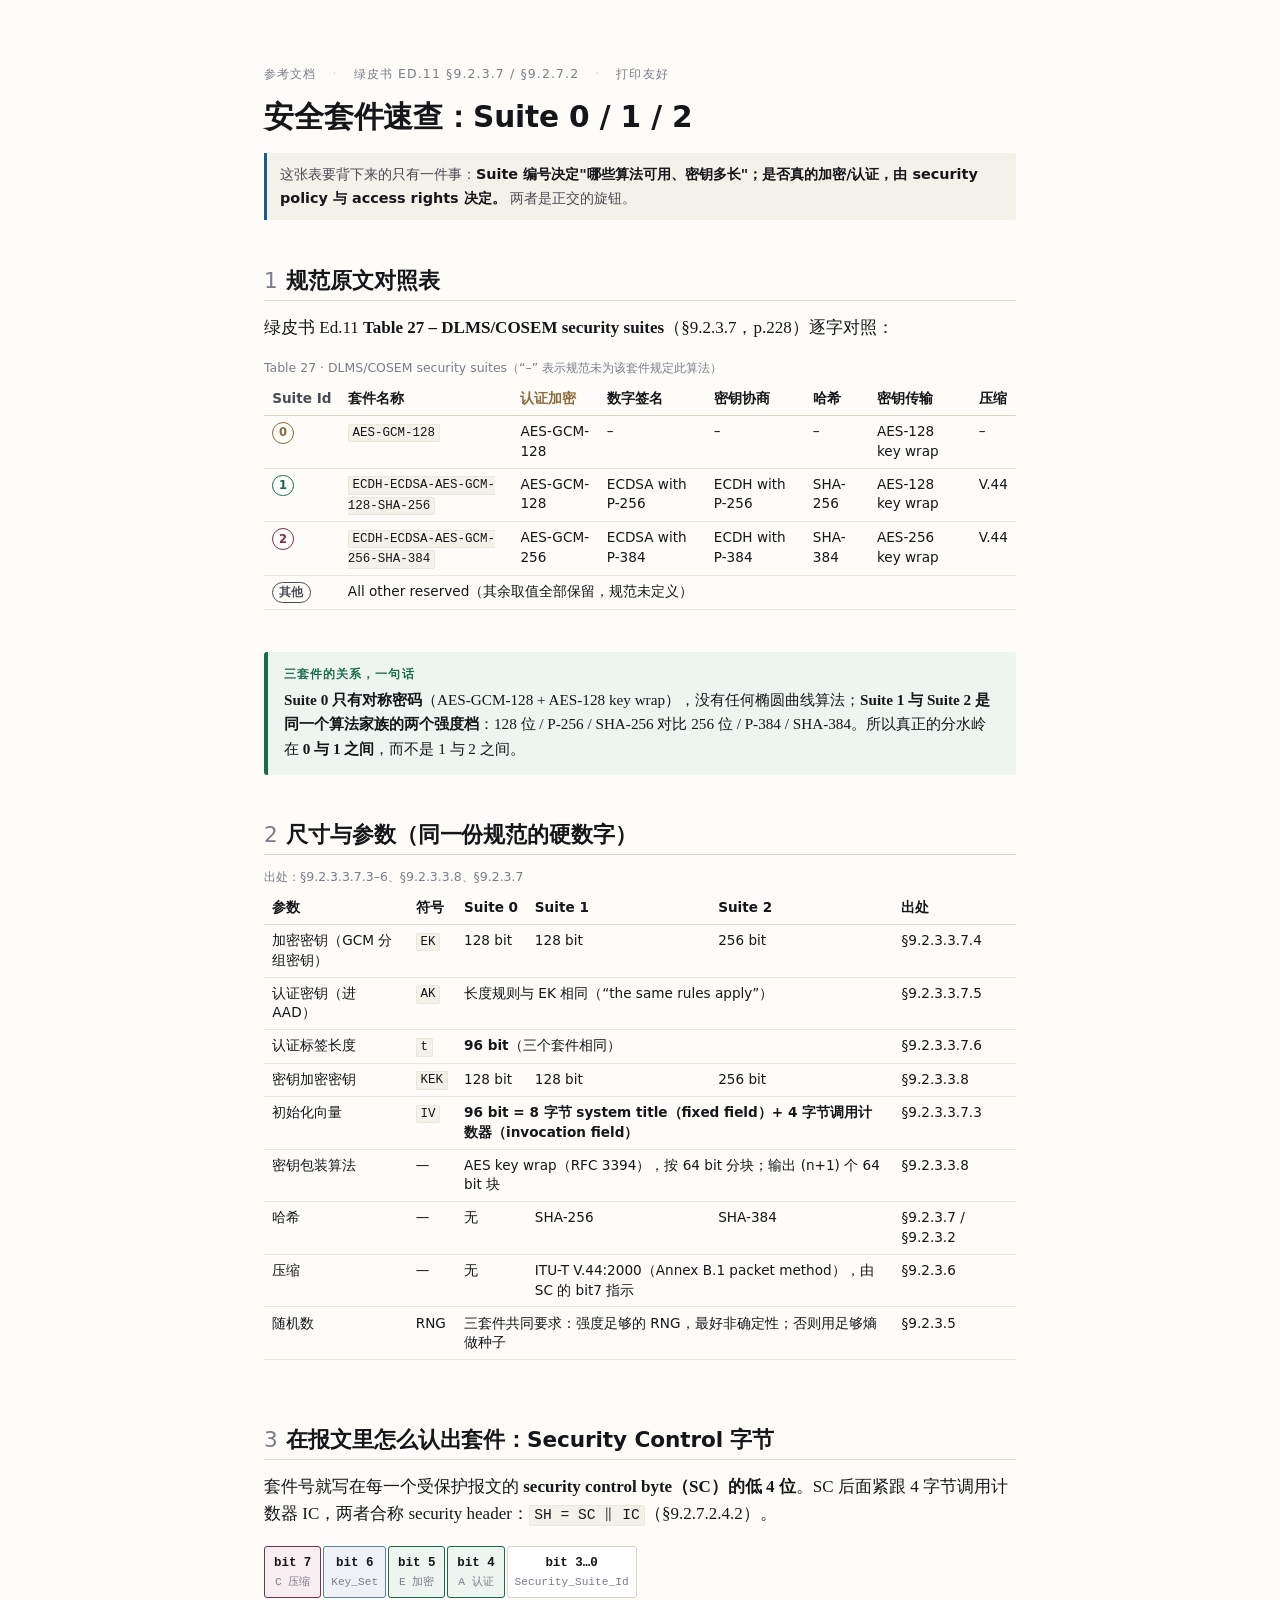
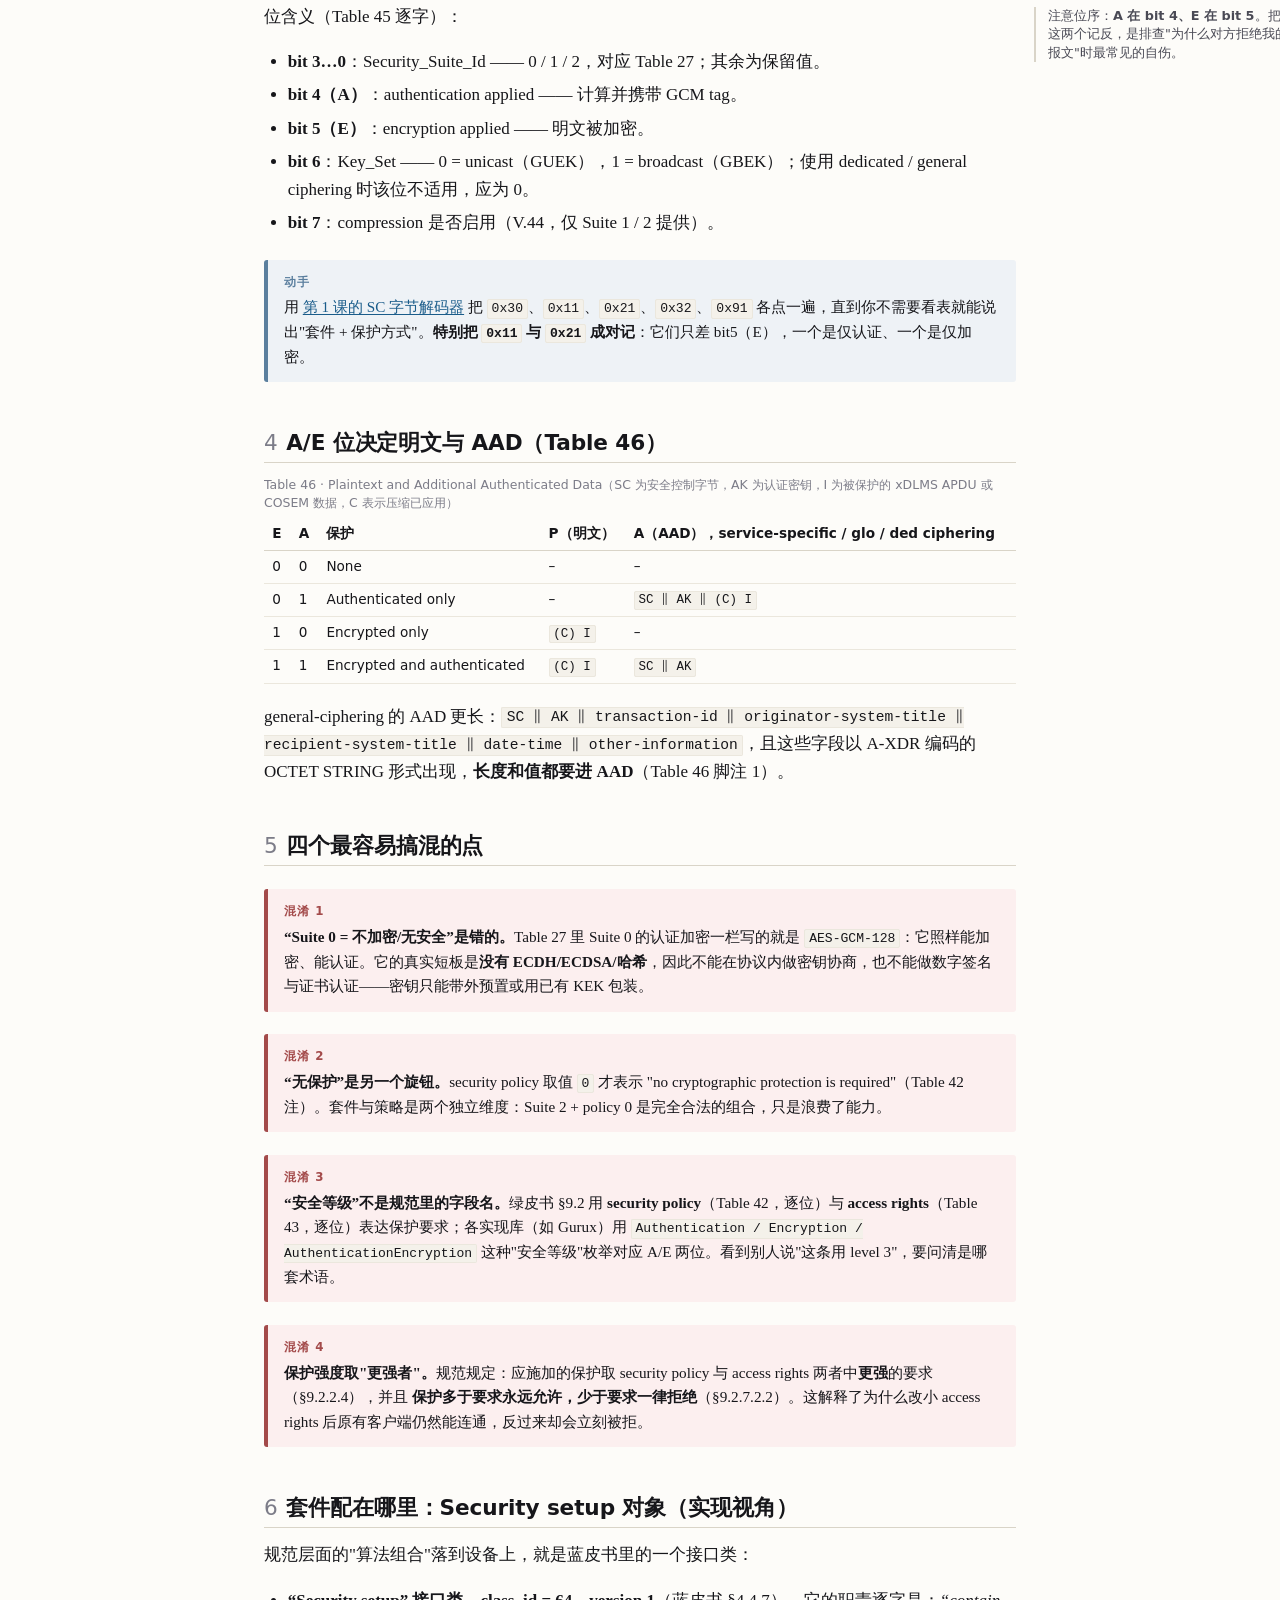
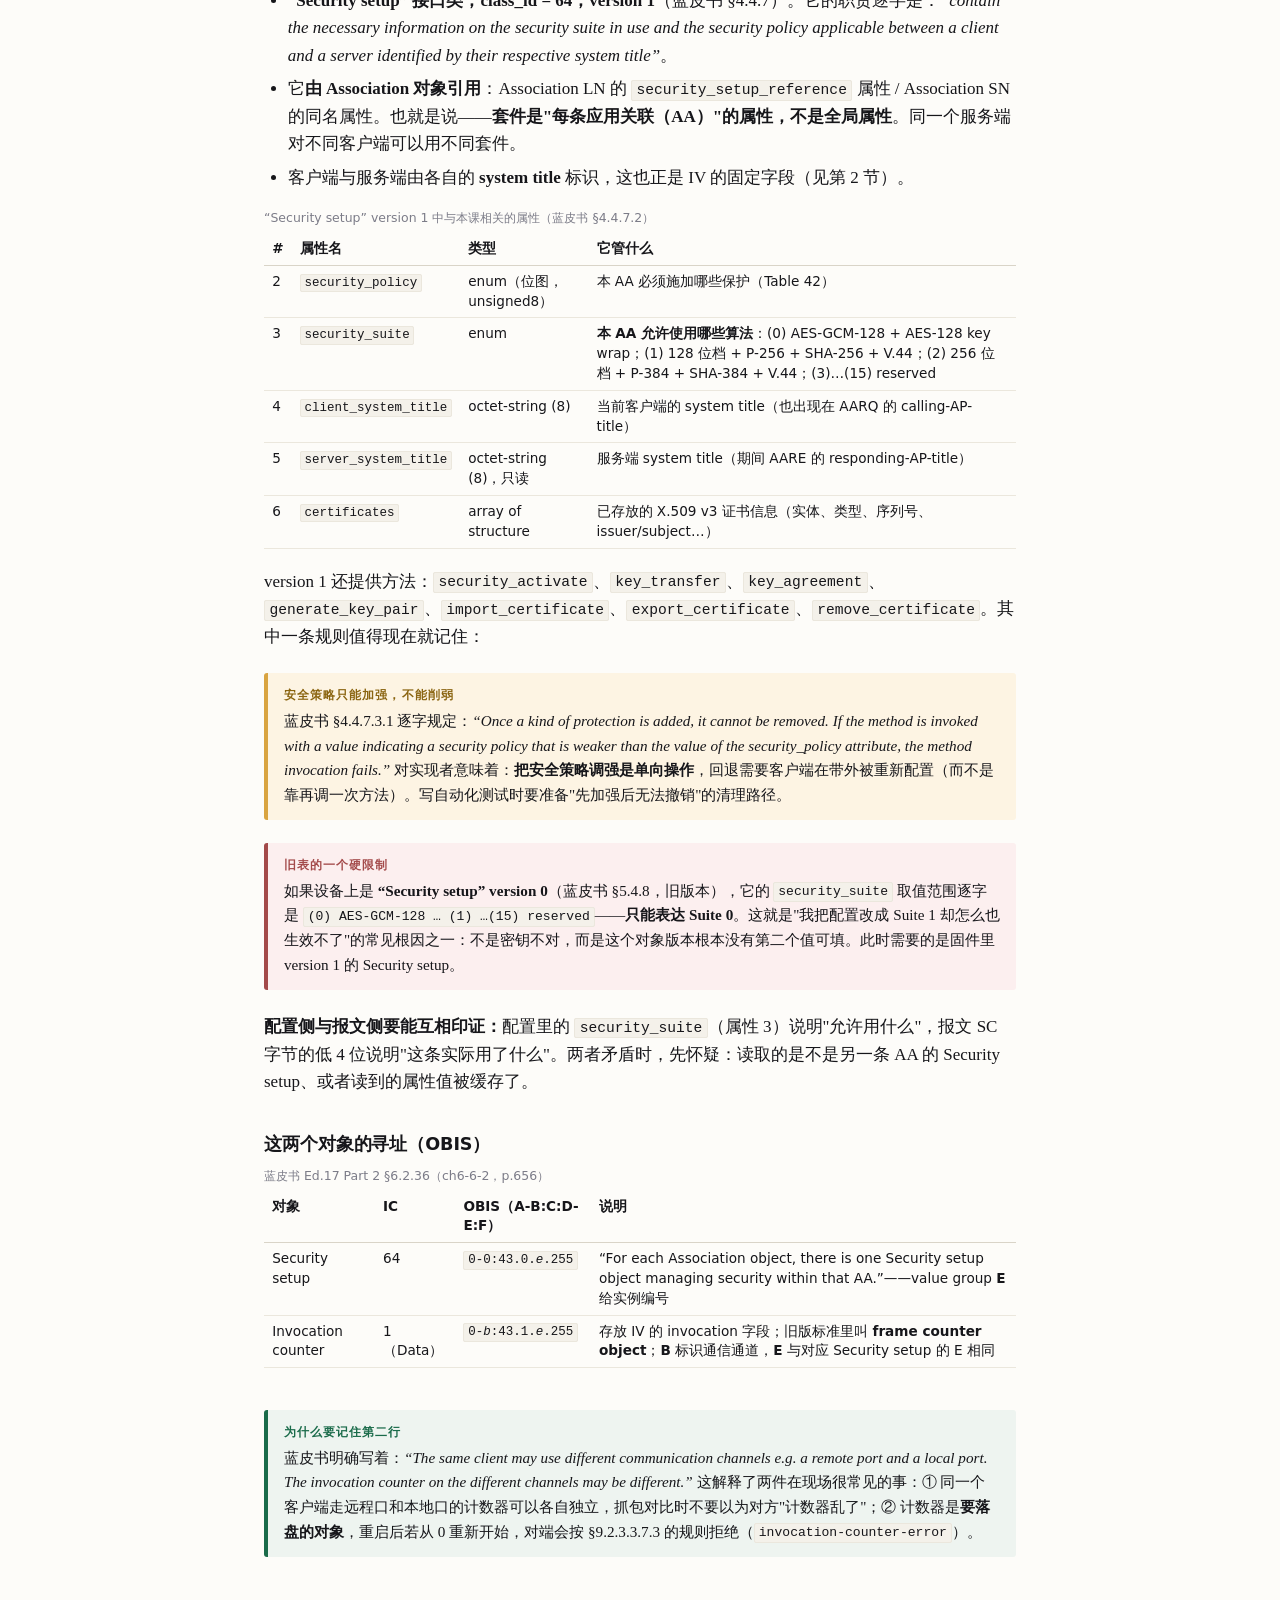
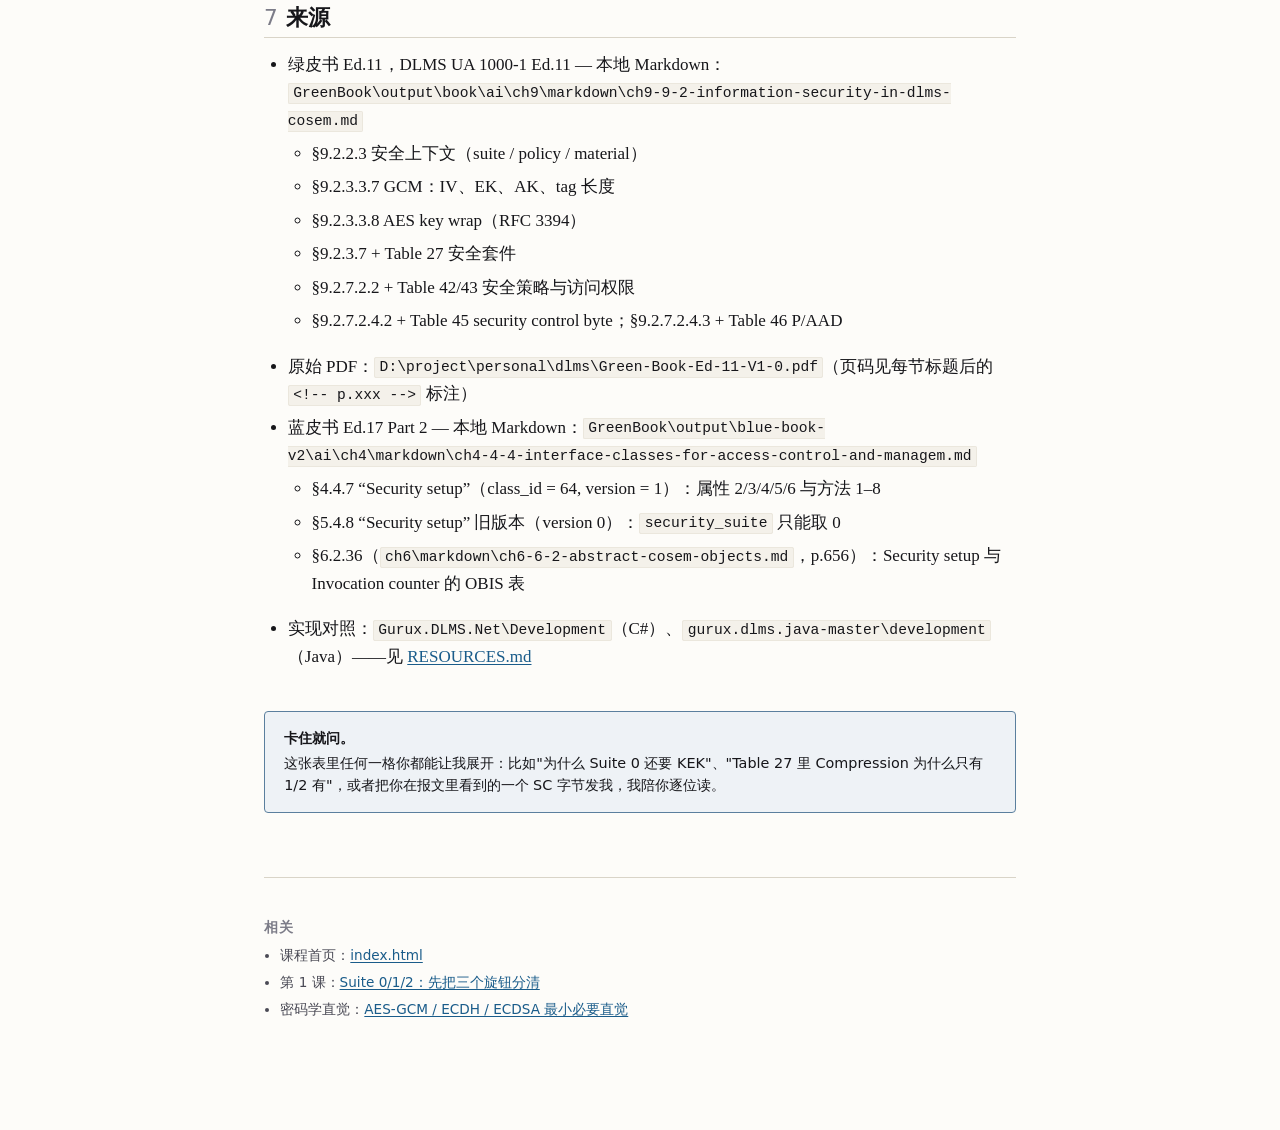
<file: reference/security-suites.html>
<!DOCTYPE html>
<html lang="zh-CN">
<head>
<meta charset="utf-8">
<meta name="viewport" content="width=device-width, initial-scale=1">
<title>参考 · DLMS/COSEM 安全套件速查（Suite 0/1/2）</title>
<link rel="stylesheet" href="../assets/course.css">
</head>
<body>

<p class="lesson-meta">
  <span>参考文档</span><span class="sep">·</span>
  <span>绿皮书 Ed.11 §9.2.3.7 / §9.2.7.2</span><span class="sep">·</span>
  <span>打印友好</span>
</p>

<h1>安全套件速查：Suite 0 / 1 / 2</h1>

<div class="mission-line">
  这张表要背下来的只有一件事：<b>Suite 编号决定"哪些算法可用、密钥多长"；是否真的加密/认证，由 security policy 与 access rights 决定。</b>
  两者是正交的旋钮。
</div>

<h2><span class="num">1</span>规范原文对照表</h2>

<p>绿皮书 Ed.11 <b>Table 27 – DLMS/COSEM security suites</b>（§9.2.3.7，p.228）逐字对照：</p>

<div class="table-scroll">
<table class="suite-table">
  <caption>Table 27 · DLMS/COSEM security suites（“–” 表示规范未为该套件规定此算法）</caption>
  <thead>
    <tr>
      <th>Suite Id</th>
      <th>套件名称</th>
      <th class="s0">认证加密</th>
      <th>数字签名</th>
      <th>密钥协商</th>
      <th>哈希</th>
      <th>密钥传输</th>
      <th>压缩</th>
    </tr>
  </thead>
  <tbody>
    <tr>
      <td><span class="badge s0">0</span></td>
      <td><code>AES-GCM-128</code></td>
      <td>AES-GCM-128</td>
      <td>–</td><td>–</td><td>–</td>
      <td>AES-128 key wrap</td>
      <td>–</td>
    </tr>
    <tr>
      <td><span class="badge s1">1</span></td>
      <td><code>ECDH-ECDSA-AES-GCM-128-SHA-256</code></td>
      <td>AES-GCM-128</td>
      <td>ECDSA with P-256</td>
      <td>ECDH with P-256</td>
      <td>SHA-256</td>
      <td>AES-128 key wrap</td>
      <td>V.44</td>
    </tr>
    <tr>
      <td><span class="badge s2">2</span></td>
      <td><code>ECDH-ECDSA-AES-GCM-256-SHA-384</code></td>
      <td>AES-GCM-256</td>
      <td>ECDSA with P-384</td>
      <td>ECDH with P-384</td>
      <td>SHA-384</td>
      <td>AES-256 key wrap</td>
      <td>V.44</td>
    </tr>
    <tr>
      <td><span class="badge">其他</span></td>
      <td colspan="7">All other reserved（其余取值全部保留，规范未定义）</td>
    </tr>
  </tbody>
</table>
</div>

<div class="callout key">
  <span class="label">三套件的关系，一句话</span>
  <p><b>Suite 0 只有对称密码</b>（AES-GCM-128 + AES-128 key wrap），没有任何椭圆曲线算法；<b>Suite 1 与 Suite 2 是同一个算法家族的两个强度档</b>：128 位 / P-256 / SHA-256 对比 256 位 / P-384 / SHA-384。所以真正的分水岭在 <b>0 与 1 之间</b>，而不是 1 与 2 之间。</p>
</div>

<h2><span class="num">2</span>尺寸与参数（同一份规范的硬数字）</h2>

<div class="table-scroll">
<table>
  <caption>出处：§9.2.3.3.7.3–6、§9.2.3.3.8、§9.2.3.7</caption>
  <thead>
    <tr><th>参数</th><th>符号</th><th>Suite 0</th><th>Suite 1</th><th>Suite 2</th><th>出处</th></tr>
  </thead>
  <tbody>
    <tr><td>加密密钥（GCM 分组密钥）</td><td><code>EK</code></td><td>128 bit</td><td>128 bit</td><td>256 bit</td><td>§9.2.3.3.7.4</td></tr>
    <tr><td>认证密钥（进 AAD）</td><td><code>AK</code></td><td colspan="3">长度规则与 EK 相同（“the same rules apply”）</td><td>§9.2.3.3.7.5</td></tr>
    <tr><td>认证标签长度</td><td><code>t</code></td><td colspan="3"><b>96 bit</b>（三个套件相同）</td><td>§9.2.3.3.7.6</td></tr>
    <tr><td>密钥加密密钥</td><td><code>KEK</code></td><td>128 bit</td><td>128 bit</td><td>256 bit</td><td>§9.2.3.3.8</td></tr>
    <tr><td>初始化向量</td><td><code>IV</code></td><td colspan="3"><b>96 bit = 8 字节 system title（fixed field）+ 4 字节调用计数器（invocation field）</b></td><td>§9.2.3.3.7.3</td></tr>
    <tr><td>密钥包装算法</td><td>—</td><td colspan="3">AES key wrap（RFC 3394），按 64 bit 分块；输出 (n+1) 个 64 bit 块</td><td>§9.2.3.3.8</td></tr>
    <tr><td>哈希</td><td>—</td><td>无</td><td>SHA-256</td><td>SHA-384</td><td>§9.2.3.7 / §9.2.3.2</td></tr>
    <tr><td>压缩</td><td>—</td><td>无</td><td colspan="2">ITU-T V.44:2000（Annex B.1 packet method），由 SC 的 bit7 指示</td><td>§9.2.3.6</td></tr>
    <tr><td>随机数</td><td>RNG</td><td colspan="3">三套件共同要求：强度足够的 RNG，最好非确定性；否则用足够熵做种子</td><td>§9.2.3.5</td></tr>
  </tbody>
</table>
</div>

<h2><span class="num">3</span>在报文里怎么认出套件：Security Control 字节</h2>

<p>套件号就写在每一个受保护报文的 <b>security control byte（SC）的低 4 位</b>。SC 后面紧跟 4 字节调用计数器 IC，两者合称 security header：<code>SH = SC ‖ IC</code>（§9.2.7.2.4.2）。</p>

<div class="bytes">
  <div class="f enc"><b>bit 7</b><span>C 压缩</span></div>
  <div class="f sec"><b>bit 6</b><span>Key_Set</span></div>
  <div class="f aut"><b>bit 5</b><span>E 加密</span></div>
  <div class="f aut"><b>bit 4</b><span>A 认证</span></div>
  <div class="f plain"><b>bit 3…0</b><span>Security_Suite_Id</span></div>
</div>
<p class="sidenote" style="font-family:var(--sans);font-size:.8rem;color:var(--ink-soft)">注意位序：<b>A 在 bit 4、E 在 bit 5</b>。把这两个记反，是排查"为什么对方拒绝我的报文"时最常见的自伤。</p>

<p>位含义（Table 45 逐字）：</p>
<ul>
  <li><b>bit 3…0</b>：Security_Suite_Id —— 0 / 1 / 2，对应 Table 27；其余为保留值。</li>
  <li><b>bit 4（A）</b>：authentication applied —— 计算并携带 GCM tag。</li>
  <li><b>bit 5（E）</b>：encryption applied —— 明文被加密。</li>
  <li><b>bit 6</b>：Key_Set —— 0 = unicast（GUEK），1 = broadcast（GBEK）；使用 dedicated / general ciphering 时该位不适用，应为 0。</li>
  <li><b>bit 7</b>：compression 是否启用（V.44，仅 Suite 1 / 2 提供）。</li>
</ul>

<div class="callout">
  <span class="label">动手</span>
  <p>用 <a href="../lessons/0001-security-suites-overview.html#decoder">第 1 课的 SC 字节解码器</a> 把 <code>0x30</code>、<code>0x11</code>、<code>0x21</code>、<code>0x32</code>、<code>0x91</code> 各点一遍，直到你不需要看表就能说出"套件 + 保护方式"。<b>特别把 <code>0x11</code> 与 <code>0x21</code> 成对记</b>：它们只差 bit5（E），一个是仅认证、一个是仅加密。</p>
</div>

<h2><span class="num">4</span>A/E 位决定明文与 AAD（Table 46）</h2>

<div class="table-scroll">
<table>
  <caption>Table 46 · Plaintext and Additional Authenticated Data（SC 为安全控制字节，AK 为认证密钥，I 为被保护的 xDLMS APDU 或 COSEM 数据，C 表示压缩已应用）</caption>
  <thead>
    <tr><th>E</th><th>A</th><th>保护</th><th>P（明文）</th><th>A（AAD），service-specific / glo / ded ciphering</th></tr>
  </thead>
  <tbody>
    <tr><td>0</td><td>0</td><td>None</td><td>–</td><td>–</td></tr>
    <tr><td>0</td><td>1</td><td>Authenticated only</td><td>–</td><td><code>SC ‖ AK ‖ (C) I</code></td></tr>
    <tr><td>1</td><td>0</td><td>Encrypted only</td><td><code>(C) I</code></td><td>–</td></tr>
    <tr><td>1</td><td>1</td><td>Encrypted and authenticated</td><td><code>(C) I</code></td><td><code>SC ‖ AK</code></td></tr>
  </tbody>
</table>
</div>

<p>general-ciphering 的 AAD 更长：<code>SC ‖ AK ‖ transaction-id ‖ originator-system-title ‖ recipient-system-title ‖ date-time ‖ other-information</code>，且这些字段以 A-XDR 编码的 OCTET STRING 形式出现，<b>长度和值都要进 AAD</b>（Table 46 脚注 1）。</p>

<h2><span class="num">5</span>四个最容易搞混的点</h2>

<div class="callout trap">
  <span class="label">混淆 1</span>
  <p><b>“Suite 0 = 不加密/无安全”是错的。</b>Table 27 里 Suite 0 的认证加密一栏写的就是 <code>AES-GCM-128</code>：它照样能加密、能认证。它的真实短板是<b>没有 ECDH/ECDSA/哈希</b>，因此不能在协议内做密钥协商，也不能做数字签名与证书认证——密钥只能带外预置或用已有 KEK 包装。</p>
</div>

<div class="callout trap">
  <span class="label">混淆 2</span>
  <p><b>“无保护”是另一个旋钮。</b>security policy 取值 <code>0</code> 才表示 "no cryptographic protection is required"（Table 42 注）。套件与策略是两个独立维度：Suite 2 + policy 0 是完全合法的组合，只是浪费了能力。</p>
</div>

<div class="callout trap">
  <span class="label">混淆 3</span>
  <p><b>“安全等级”不是规范里的字段名。</b>绿皮书 §9.2 用 <b>security policy</b>（Table 42，逐位）与 <b>access rights</b>（Table 43，逐位）表达保护要求；各实现库（如 Gurux）用 <code>Authentication / Encryption / AuthenticationEncryption</code> 这种"安全等级"枚举对应 A/E 两位。看到别人说"这条用 level 3"，要问清是哪套术语。</p>
</div>

<div class="callout trap">
  <span class="label">混淆 4</span>
  <p><b>保护强度取"更强者"。</b>规范规定：应施加的保护取 security policy 与 access rights 两者中<b>更强</b>的要求（§9.2.2.4），并且 <b>保护多于要求永远允许，少于要求一律拒绝</b>（§9.2.7.2.2）。这解释了为什么改小 access rights 后原有客户端仍然能连通，反过来却会立刻被拒。</p>
</div>

<h2 id="where"><span class="num">6</span>套件配在哪里：Security setup 对象（实现视角）</h2>

<p>规范层面的"算法组合"落到设备上，就是蓝皮书里的一个接口类：</p>

<ul>
  <li><b>“Security setup” 接口类，class_id = 64，version 1</b>（蓝皮书 §4.4.7）。它的职责逐字是：<i>“contain the necessary information on the security suite in use and the security policy applicable between a client and a server identified by their respective system title”</i>。</li>
  <li>它<b>由 Association 对象引用</b>：Association LN 的 <code>security_setup_reference</code> 属性 / Association SN 的同名属性。也就是说——<b>套件是"每条应用关联（AA）"的属性，不是全局属性</b>。同一个服务端对不同客户端可以用不同套件。</li>
  <li>客户端与服务端由各自的 <b>system title</b> 标识，这也正是 IV 的固定字段（见第 2 节）。</li>
</ul>

<div class="table-scroll">
<table>
  <caption>“Security setup” version 1 中与本课相关的属性（蓝皮书 §4.4.7.2）</caption>
  <thead><tr><th>#</th><th>属性名</th><th>类型</th><th>它管什么</th></tr></thead>
  <tbody>
    <tr><td>2</td><td><code>security_policy</code></td><td>enum（位图，unsigned8）</td><td>本 AA 必须施加哪些保护（Table 42）</td></tr>
    <tr><td>3</td><td><code>security_suite</code></td><td>enum</td><td><b>本 AA 允许使用哪些算法</b>：(0) AES-GCM-128 + AES-128 key wrap；(1) 128 位档 + P-256 + SHA-256 + V.44；(2) 256 位档 + P-384 + SHA-384 + V.44；(3)…(15) reserved</td></tr>
    <tr><td>4</td><td><code>client_system_title</code></td><td>octet-string (8)</td><td>当前客户端的 system title（也出现在 AARQ 的 calling-AP-title）</td></tr>
    <tr><td>5</td><td><code>server_system_title</code></td><td>octet-string (8)，只读</td><td>服务端 system title（期间 AARE 的 responding-AP-title）</td></tr>
    <tr><td>6</td><td><code>certificates</code></td><td>array of structure</td><td>已存放的 X.509 v3 证书信息（实体、类型、序列号、issuer/subject…）</td></tr>
  </tbody>
</table>
</div>

<p>version 1 还提供方法：<code>security_activate</code>、<code>key_transfer</code>、<code>key_agreement</code>、<code>generate_key_pair</code>、<code>import_certificate</code>、<code>export_certificate</code>、<code>remove_certificate</code>。其中一条规则值得现在就记住：</p>

<div class="callout warn">
  <span class="label">安全策略只能加强，不能削弱</span>
  <p>蓝皮书 §4.4.7.3.1 逐字规定：<i>“Once a kind of protection is added, it cannot be removed. If the method is invoked with a value indicating a security policy that is weaker than the value of the security_policy attribute, the method invocation fails.”</i>
  对实现者意味着：<b>把安全策略调强是单向操作</b>，回退需要客户端在带外被重新配置（而不是靠再调一次方法）。写自动化测试时要准备"先加强后无法撤销"的清理路径。</p>
</div>

<div class="callout trap">
  <span class="label">旧表的一个硬限制</span>
  <p>如果设备上是 <b>“Security setup” version 0</b>（蓝皮书 §5.4.8，旧版本），它的 <code>security_suite</code> 取值范围逐字是 <code>(0) AES-GCM-128 … (1) …(15) reserved</code>——<b>只能表达 Suite 0</b>。这就是"我把配置改成 Suite 1 却怎么也生效不了"的常见根因之一：不是密钥不对，而是这个对象版本根本没有第二个值可填。此时需要的是固件里 version 1 的 Security setup。</p>
</div>

<p><b>配置侧与报文侧要能互相印证：</b>配置里的 <code>security_suite</code>（属性 3）说明"允许用什么"，报文 SC 字节的低 4 位说明"这条实际用了什么"。两者矛盾时，先怀疑：读取的是不是另一条 AA 的 Security setup、或者读到的属性值被缓存了。</p>

<h3>这两个对象的寻址（OBIS）</h3>

<div class="table-scroll">
<table>
  <caption>蓝皮书 Ed.17 Part 2 §6.2.36（ch6-6-2，p.656）</caption>
  <thead><tr><th>对象</th><th>IC</th><th>OBIS（A-B:C:D-E:F）</th><th>说明</th></tr></thead>
  <tbody>
    <tr><td>Security setup</td><td>64</td><td><code>0-0:43.0.<i>e</i>.255</code></td><td>“For each Association object, there is one Security setup object managing security within that AA.”——value group <b>E</b> 给实例编号</td></tr>
    <tr><td>Invocation counter</td><td>1（Data）</td><td><code>0-<i>b</i>:43.1.<i>e</i>.255</code></td><td>存放 IV 的 invocation 字段；旧版标准里叫 <b>frame counter object</b>；<b>B</b> 标识通信通道，<b>E</b> 与对应 Security setup 的 E 相同</td></tr>
  </tbody>
</table>
</div>

<div class="callout key">
  <span class="label">为什么要记住第二行</span>
  <p>蓝皮书明确写着：<i>“The same client may use different communication channels e.g. a remote port and a local port. The invocation counter on the different channels may be different.”</i>
  这解释了两件在现场很常见的事：① 同一个客户端走远程口和本地口的计数器可以各自独立，抓包对比时不要以为对方"计数器乱了"；② 计数器是<b>要落盘的对象</b>，重启后若从 0 重新开始，对端会按 §9.2.3.3.7.3 的规则拒绝（<code>invocation-counter-error</code>）。</p>
</div>

<h2><span class="num">7</span>来源</h2>
<ul>
  <li>绿皮书 Ed.11，DLMS UA 1000-1 Ed.11 — 本地 Markdown：<code>GreenBook\output\book\ai\ch9\markdown\ch9-9-2-information-security-in-dlms-cosem.md</code>
    <ul>
      <li>§9.2.2.3 安全上下文（suite / policy / material）</li>
      <li>§9.2.3.3.7 GCM：IV、EK、AK、tag 长度</li>
      <li>§9.2.3.3.8 AES key wrap（RFC 3394）</li>
      <li>§9.2.3.7 + Table 27 安全套件</li>
      <li>§9.2.7.2.2 + Table 42/43 安全策略与访问权限</li>
      <li>§9.2.7.2.4.2 + Table 45 security control byte；§9.2.7.2.4.3 + Table 46 P/AAD</li>
    </ul>
  </li>
  <li>原始 PDF：<code>D:\project\personal\dlms\Green-Book-Ed-11-V1-0.pdf</code>（页码见每节标题后的 <code>&lt;!-- p.xxx --&gt;</code> 标注）</li>
  <li>蓝皮书 Ed.17 Part 2 — 本地 Markdown：<code>GreenBook\output\blue-book-v2\ai\ch4\markdown\ch4-4-4-interface-classes-for-access-control-and-managem.md</code>
    <ul>
      <li>§4.4.7 “Security setup”（class_id = 64, version = 1）：属性 2/3/4/5/6 与方法 1–8</li>
      <li>§5.4.8 “Security setup” 旧版本（version 0）：<code>security_suite</code> 只能取 0</li>
      <li>§6.2.36（<code>ch6\markdown\ch6-6-2-abstract-cosem-objects.md</code>，p.656）：Security setup 与 Invocation counter 的 OBIS 表</li>
    </ul>
  </li>
  <li>实现对照：<code>Gurux.DLMS.Net\Development</code>（C#）、<code>gurux.dlms.java-master\development</code>（Java）——见 <a href="../RESOURCES.md">RESOURCES.md</a></li>
</ul>

<div class="ask-teacher">
  <strong>卡住就问。</strong>
  这张表里任何一格你都能让我展开：比如"为什么 Suite 0 还要 KEK"、"Table 27 里 Compression 为什么只有 1/2 有"，或者把你在报文里看到的一个 SC 字节发我，我陪你逐位读。
</div>

<div class="lesson-footer">
  <h3>相关</h3>
  <ul>
    <li>课程首页：<a href="../index.html">index.html</a></li>
    <li>第 1 课：<a href="../lessons/0001-security-suites-overview.html">Suite 0/1/2：先把三个旋钮分清</a></li>
    <li>密码学直觉：<a href="crypto-primer.html">AES-GCM / ECDH / ECDSA 最小必要直觉</a></li>
  </ul>
</div>

</body>
</html>
</file>
<file: assets/course.css>
/* ============================================================
   DLMS/COSEM 课程 · 共享样式表  (assets/course.css)
   所有 lesson 与 reference 文档都链接本文件。
   设计目标：Tufte 风格、窄版心、打印友好、中英文混排可读。
   ============================================================ */

:root {
  --ink:        #16161a;
  --ink-soft:   #4a4a55;
  --ink-faint:  #7c7c88;
  --paper:      #fdfcf9;
  --paper-tint: #f4f1ea;
  --rule:       #d9d4c8;
  --rule-soft:  #ebe7dd;
  --link:       #1a5c8a;
  --link-visit: #6b4a86;

  /* 套件配色（全课程统一，不得随意改） */
  --suite0: #8a6d3b;
  --suite1: #1a6b4a;
  --suite2: #7a2f4f;
  --accent: #1a5c8a;

  --warn-bg:   #fdf4e3;
  --warn-line: #d9a441;
  --key-bg:    #eef4f0;
  --key-line:  #1a6b4a;
  --info-bg:   #eef2f6;
  --info-line: #5b7f9e;
  --trap-bg:   #fcefef;
  --trap-line: #a34a4a;

  --serif: "Charter", "Iowan Old Style", "Source Serif 4", "Noto Serif SC",
           "Songti SC", "SimSun", Georgia, "Times New Roman", serif;
  --sans:  "Inter", "Noto Sans SC", "PingFang SC", "Microsoft YaHei",
           system-ui, -apple-system, "Segoe UI", sans-serif;
  --mono:  "JetBrains Mono", "Cascadia Mono", "SFMono-Regular", Consolas,
           "Liberation Mono", monospace;
}

/* ---------- 基础排版 ---------- */

html { -webkit-text-size-adjust: 100%; }

body {
  margin: 0 auto;
  padding: 4rem 1.5rem 6rem;
  max-width: 47rem;
  background: var(--paper);
  color: var(--ink);
  font-family: var(--serif);
  font-size: 1.0625rem;
  line-height: 1.62;
  text-rendering: optimizeLegibility;
  font-variant-numeric: oldstyle-nums;
}

p, li, dd, blockquote { hyphens: auto; }

p { margin: 0 0 1.05em; }

a { color: var(--link); text-decoration-thickness: 1px; text-underline-offset: 2px; }
a:visited { color: var(--link-visit); }
a:hover { text-decoration-thickness: 2px; }

h1, h2, h3, h4 {
  font-family: var(--sans);
  font-weight: 650;
  line-height: 1.25;
  color: var(--ink);
  margin: 2.2em 0 0.6em;
  letter-spacing: -0.005em;
}

h1 { font-size: 1.85rem; margin-top: 0; }
h2 { font-size: 1.35rem; border-bottom: 1px solid var(--rule); padding-bottom: 0.25em; }
h3 { font-size: 1.1rem; }
h4 { font-size: 0.98rem; color: var(--ink-soft); }

h2 .num, h3 .num { color: var(--ink-faint); font-weight: 500; margin-right: 0.4em; }

hr { border: none; border-top: 1px solid var(--rule); margin: 2.5rem 0; }

strong { font-weight: 650; }
em { font-style: italic; }

ul, ol { margin: 0 0 1.05em; padding-left: 1.4em; }
li { margin-bottom: 0.35em; }
li > ul, li > ol { margin-top: 0.35em; }

blockquote {
  margin: 1.4em 0; padding: 0.1em 0 0.1em 1.1em;
  border-left: 3px solid var(--rule);
  color: var(--ink-soft); font-style: italic;
}
blockquote cite { display: block; font-style: normal; font-size: 0.85rem; color: var(--ink-faint); margin-top: 0.4em; }

/* ---------- 页眉 / 页脚 ---------- */

.lesson-meta {
  font-family: var(--sans); font-size: 0.78rem; color: var(--ink-faint);
  text-transform: uppercase; letter-spacing: 0.09em;
  display: flex; flex-wrap: wrap; gap: 0.5rem 1rem; margin-bottom: 0.9rem;
}
.lesson-meta .sep { color: var(--rule); }

.mission-line {
  font-family: var(--sans); font-size: 0.9rem; color: var(--ink-soft);
  background: var(--paper-tint); border-left: 3px solid var(--accent);
  padding: 0.7em 0.9em; margin: 0 0 2rem; border-radius: 0 3px 3px 0;
}
.mission-line b { color: var(--ink); }

.lesson-footer {
  margin-top: 4rem; padding-top: 1.2rem; border-top: 1px solid var(--rule);
  font-family: var(--sans); font-size: 0.85rem; color: var(--ink-soft);
}
.lesson-footer h3 { font-size: 0.85rem; text-transform: uppercase; letter-spacing: 0.08em; color: var(--ink-faint); margin-top: 1.6em; }
.lesson-footer ul { padding-left: 1.2em; }

.ask-teacher {
  margin-top: 2.5rem; padding: 1rem 1.2rem;
  background: var(--info-bg); border: 1px solid var(--info-line); border-radius: 4px;
  font-family: var(--sans); font-size: 0.9rem; line-height: 1.5;
}
.ask-teacher strong { display: block; margin-bottom: 0.25rem; }

/* ---------- 代码 ---------- */

code, kbd, samp, pre { font-family: var(--mono); font-variant-numeric: tabular-nums; }

code {
  font-size: 0.86em; background: var(--paper-tint);
  padding: 0.1em 0.3em; border-radius: 2px; border: 1px solid var(--rule-soft);
}

pre {
  background: #fbf9f4; border: 1px solid var(--rule); border-left: 3px solid var(--accent);
  border-radius: 3px; padding: 0.85rem 1rem; overflow-x: auto;
  font-size: 0.82rem; line-height: 1.5; margin: 0 0 1.2em;
}
pre code { background: none; border: none; padding: 0; font-size: 1em; }

.hex { letter-spacing: 0.06em; }
.hex b { color: var(--suite2); font-weight: 600; }
.hex i { color: var(--suite1); font-style: normal; font-weight: 600; }

/* ---------- 表格 ---------- */

table {
  border-collapse: collapse; width: 100%; margin: 0 0 1.4em;
  font-family: var(--sans); font-size: 0.85rem; line-height: 1.45;
}
caption {
  caption-side: top; text-align: left; font-family: var(--sans);
  font-size: 0.78rem; color: var(--ink-faint); padding-bottom: 0.45em;
}
th, td { text-align: left; vertical-align: top; padding: 0.45em 0.6em; border-bottom: 1px solid var(--rule-soft); }
thead th { border-bottom: 1.5px solid var(--rule); font-weight: 650; }
tbody tr:hover { background: #faf8f3; }
td code, th code { font-size: 0.92em; }
.table-scroll { overflow-x: auto; }

/* 套件对照表 */
.suite-table th.s0 { color: var(--suite0); }
.suite-table th.s1 { color: var(--suite1); }
.suite-table th.s2 { color: var(--suite2); }
.suite-table th:first-child, .suite-table td:first-child {
  font-weight: 600; color: var(--ink-soft); white-space: nowrap;
}

/* ---------- 提示块 ---------- */

.callout {
  margin: 1.5em 0; padding: 0.85em 1.05em; border-radius: 3px;
  border-left: 4px solid var(--info-line); background: var(--info-bg);
  font-size: 0.95rem;
}
.callout > :last-child { margin-bottom: 0; }
.callout .label {
  display: block; font-family: var(--sans); font-size: 0.74rem;
  text-transform: uppercase; letter-spacing: 0.09em; font-weight: 650;
  margin-bottom: 0.3em; color: var(--info-line);
}
.callout.warn  { background: var(--warn-bg);  border-color: var(--warn-line); }
.callout.warn .label  { color: #8a6410; }
.callout.key   { background: var(--key-bg);   border-color: var(--key-line); }
.callout.key .label   { color: var(--key-line); }
.callout.trap  { background: var(--trap-bg);  border-color: var(--trap-line); }
.callout.trap .label  { color: var(--trap-line); }
.callout.quote { background: var(--paper-tint); border-color: var(--rule); }

/* ---------- 边注 ---------- */

.sidenote {
  font-family: var(--sans); font-size: 0.8rem; line-height: 1.45;
  color: var(--ink-soft);
}
@media (min-width: 68rem) {
  .sidenote {
    float: right; clear: right; width: 15rem; margin: 0.25rem -17rem 1rem 1.5rem;
    padding-left: 0.75rem; border-left: 2px solid var(--rule);
  }
}

/* ---------- 套件徽标 ---------- */

.badge {
  display: inline-block; font-family: var(--sans); font-size: 0.72rem;
  font-weight: 650; letter-spacing: 0.04em; padding: 0.12em 0.5em;
  border-radius: 999px; border: 1px solid currentColor; white-space: nowrap;
}
.badge.s0 { color: var(--suite0); }
.badge.s1 { color: var(--suite1); }
.badge.s2 { color: var(--suite2); }

/* ---------- 流程图 / 字节布局图 ---------- */

.figure { margin: 1.8em 0; }
.figure figcaption {
  font-family: var(--sans); font-size: 0.8rem; color: var(--ink-faint);
  margin-top: 0.5em;
}
.flow { display: flex; flex-wrap: wrap; align-items: stretch; gap: 0.5rem; font-family: var(--sans); font-size: 0.8rem; }
.flow .step {
  flex: 1 1 8rem; background: var(--paper-tint); border: 1px solid var(--rule);
  border-radius: 3px; padding: 0.55em 0.7em;
}
.flow .step b { display: block; color: var(--ink); font-size: 0.85rem; }
.flow .step span { color: var(--ink-soft); }
.flow .arrow { align-self: center; color: var(--ink-faint); }

.bytes { display: flex; flex-wrap: wrap; gap: 2px; font-family: var(--mono); font-size: 0.78rem; margin-bottom: 0.4em; }
.bytes .f {
  border: 1px solid var(--rule); border-radius: 3px; padding: 0.45em 0.55em;
  background: var(--paper-tint); text-align: center; min-width: 2.6rem;
}
.bytes .f b { display: block; font-size: 0.78rem; }
.bytes .f span { display: block; color: var(--ink-faint); font-size: 0.7rem; }
.bytes .f.plain { background: #fff; }
.bytes .f.sec   { background: var(--info-bg);  border-color: var(--info-line); }
.bytes .f.aut   { background: var(--key-bg);   border-color: var(--key-line); }
.bytes .f.enc   { background: #f7eef2;         border-color: var(--suite2); }

/* ---------- 测验组件（配合 assets/quiz.js） ---------- */

.quiz {
  margin: 1.6em 0; padding: 1rem 1.15rem 0.9rem;
  border: 1px solid var(--rule); border-top: 3px solid var(--accent);
  border-radius: 3px; background: #fff;
  font-family: var(--sans); font-size: 0.92rem;
}
.quiz .q { font-weight: 650; margin-bottom: 0.7em; color: var(--ink); }
.quiz .opts { list-style: none; margin: 0; padding: 0; }
.quiz .opts li {
  margin-bottom: 0.4em; padding: 0.45em 0.6em; border: 1px solid var(--rule);
  border-radius: 3px; cursor: pointer; background: var(--paper);
  transition: background 120ms ease, border-color 120ms ease;
}
.quiz .opts li:hover { background: var(--paper-tint); border-color: var(--ink-faint); }
.quiz .opts li .mark { font-family: var(--mono); color: var(--ink-faint); margin-right: 0.5em; }
.quiz .opts li.correct { background: var(--key-bg); border-color: var(--key-line); }
.quiz .opts li.correct .mark { color: var(--key-line); }
.quiz .opts li.wrong { background: var(--trap-bg); border-color: var(--trap-line); }
.quiz .opts li.wrong .mark { color: var(--trap-line); }
.quiz .opts li.locked { cursor: default; }
.quiz .feedback { margin-top: 0.6em; font-size: 0.88rem; color: var(--ink-soft); display: none; }
.quiz .feedback.show { display: block; }
.quiz .feedback b { color: var(--ink); }
.quiz .hint { font-size: 0.8rem; color: var(--ink-faint); margin-top: 0.5em; }
.quiz .score { font-weight: 650; color: var(--ink); }

/* 自测清单：折叠答案的检索练习 */
.recall { margin: 1.5em 0; font-family: var(--sans); font-size: 0.92rem; }
.recall details {
  border: 1px solid var(--rule); border-radius: 3px;
  padding: 0.55em 0.8em; margin-bottom: 0.5em; background: var(--paper);
}
.recall details[open] { background: var(--paper-tint); }
.recall summary { cursor: pointer; font-weight: 600; color: var(--ink); }
.recall summary::marker { color: var(--ink-faint); }
.recall details > *:not(summary) { margin-top: 0.6em; }

/* ---------- 索引页 ---------- */

.index-grid { display: grid; grid-template-columns: repeat(auto-fill, minmax(15rem, 1fr)); gap: 0.9rem; margin: 1.5em 0; }
.index-card {
  border: 1px solid var(--rule); border-radius: 3px; padding: 0.8em 0.9em;
  background: var(--paper); font-family: var(--sans); font-size: 0.88rem;
}
.index-card a { font-weight: 650; text-decoration: none; }
.index-card p { margin: 0.3em 0 0; color: var(--ink-soft); font-size: 0.84rem; }

/* ---------- SC 字节解码器（配合 assets/sc-decoder.js） ---------- */

.sc-decoder {
  margin: 1.6em 0; padding: 1rem 1.1rem 0.9rem;
  border: 1px solid var(--rule); border-left: 3px solid var(--accent);
  border-radius: 3px; background: #fff;
  font-family: var(--sans); font-size: 0.88rem;
}
.sc-row { display: flex; flex-wrap: wrap; align-items: center; gap: 0.5rem 0.8rem; margin-bottom: 0.7em; }
.sc-hexwrap { font-size: 0.82rem; color: var(--ink-soft); }
.sc-hex {
  font-family: var(--mono); font-size: 0.95rem; width: 4.2rem; padding: 0.25em 0.4em;
  border: 1px solid var(--rule); border-radius: 3px; background: var(--paper);
  text-transform: uppercase; letter-spacing: 0.08em;
}
.sc-presets { display: flex; flex-wrap: wrap; gap: 0.35rem; }
.sc-preset {
  font-family: var(--sans); font-size: 0.75rem; cursor: pointer;
  border: 1px solid var(--rule); background: var(--paper); color: var(--ink-soft);
  border-radius: 999px; padding: 0.2em 0.65em;
}
.sc-preset:hover { border-color: var(--accent); color: var(--accent); }
.sc-bitrow { gap: 0.4rem; }
.sc-bit {
  flex: 0 0 auto; cursor: pointer; text-align: left;
  border: 1px solid var(--rule); border-radius: 3px; background: var(--paper);
  padding: 0.35em 0.55em; font-family: var(--sans); line-height: 1.25;
  display: flex; flex-direction: column; gap: 0.05em; min-width: 5.5rem;
}
.sc-bit b { font-family: var(--mono); font-size: 0.72rem; color: var(--ink-faint); }
.sc-bit .nm { font-weight: 700; font-size: 0.9rem; color: var(--ink-soft); }
.sc-bit .full { font-size: 0.68rem; color: var(--ink-faint); }
.sc-bit.on { background: var(--key-bg); border-color: var(--key-line); }
.sc-bit.on .nm { color: var(--key-line); }
.sc-bit.on b { color: var(--key-line); }
.sc-suitelabel { font-size: 0.78rem; color: var(--ink-soft); font-family: var(--mono); }
.sc-suitesel { font-family: var(--sans); font-size: 0.85rem; padding: 0.25em 0.4em; border: 1px solid var(--rule); border-radius: 3px; background: var(--paper); max-width: 100%; }
.sc-readout { margin-top: 0.6em; padding-top: 0.7em; border-top: 1px dashed var(--rule); line-height: 1.5; }
.sc-out-head { font-family: var(--mono); font-size: 0.95rem; margin-bottom: 0.45em; }
.sc-bin { color: var(--ink-faint); font-size: 0.85rem; margin-left: 0.5em; letter-spacing: 0.1em; }
.sc-out-line { margin-bottom: 0.28em; color: var(--ink-soft); }
.sc-out-line b { color: var(--ink); margin-right: 0.35em; }
.sc-meta { display: block; color: var(--ink-faint); font-size: 0.8rem; }
.warnline { color: var(--trap-line); }
.sc-out-foot { margin-top: 0.5em; font-size: 0.75rem; color: var(--ink-faint); }

@media print {
  .sc-decoder { break-inside: avoid; }
  .sc-presets, .sc-bitrow button { display: none; }
}


/* ---------- 报文拆分器（配合 assets/frame-splitter.js） ---------- */

.frame-splitter {
  margin: 1.6em 0; padding: 1rem 1.1rem 0.9rem;
  border: 1px solid var(--rule); border-left: 3px solid var(--accent);
  border-radius: 3px; background: #fff;
  font-family: var(--sans); font-size: 0.88rem;
}
.fs-input label { display: block; font-size: 0.82rem; color: var(--ink-soft); }
.fs-input textarea {
  width: 100%; margin-top: 0.3em; padding: 0.5em 0.6em; resize: vertical;
  font-family: var(--mono); font-size: 0.85rem; line-height: 1.45;
  border: 1px solid var(--rule); border-radius: 3px; background: var(--paper);
  text-transform: uppercase; letter-spacing: 0.04em;
}
.fs-presets { display: flex; flex-wrap: wrap; gap: 0.35rem; margin: 0.55em 0 0.8em; }
.fs-preset {
  font-family: var(--sans); font-size: 0.75rem; cursor: pointer;
  border: 1px solid var(--rule); background: var(--paper); color: var(--ink-soft);
  border-radius: 999px; padding: 0.2em 0.65em;
}
.fs-preset:hover { border-color: var(--accent); color: var(--accent); }
.fs-head { margin-bottom: 0.6em; }
.fs-sub { display: block; font-size: 0.66rem; color: var(--ink-faint); }
.fs-table { margin-top: 0.5em; }
.fs-table td:first-child { white-space: nowrap; font-weight: 600; color: var(--ink-soft); }
.fs-why { color: var(--ink-soft); font-size: 0.82rem; }
.fs-err { color: var(--trap-line); }
.frame-splitter .callout { font-size: 0.85rem; margin: 0.9em 0 0; }

/* ---------- 打印 ---------- */

@media print {
  :root { --paper: #fff; --paper-tint: #f7f5f0; }
  body { padding: 0; max-width: none; font-size: 10.5pt; line-height: 1.45; }
  a { color: var(--ink); text-decoration: none; }
  a::after { content: " (" attr(href) ")"; font-size: 0.75em; color: var(--ink-faint); }
  a[href^="#"]::after, .no-print a::after { content: ""; }
  h1 { font-size: 17pt; } h2 { font-size: 13pt; break-after: avoid; }
  h3 { font-size: 11.5pt; break-after: avoid; }
  .quiz, .ask-teacher { break-inside: avoid; }
  .quiz .opts li { cursor: default; }
  .quiz .feedback { display: block !important; }
  details > *:not(summary) { display: block !important; }
  table, pre, .callout, figure { break-inside: avoid; }
  .sidenote { float: none; width: auto; margin: 0.5em 0; padding-left: 0.75rem; }
  @page { margin: 18mm 16mm; }
}
</file>
<file: dlms-tool/assets/css/app.css>
/* ============================================================
   DLMS 安全算法工作台 · 样式
   ============================================================ */
:root{
  --bg:#F4F2EC; --surface:#FFFEFB; --surface-2:#FBF9F3;
  --ink:#17181C; --muted:#5F6470; --faint:#8A8374;
  --line:#DDD7C9; --line-2:#EAE4D7; --line-strong:#C9C1AE;
  --brand:#145C63; --brand-dark:#0F4A50; --brand-2:#1A5C8A;
  --brand-soft:#E6F0EF; --blue-soft:#E7F0F6;
  --accent:#B5762A; --accent-soft:#F7EDDC;
  --ok:#1F7A4D; --ok-soft:#E7F2EC;
  --danger:#B23A3A; --danger-soft:#F8E8E6;
  --purple:#6B4C9A; --purple-soft:#EFEAF7;
  --ct:#A34A3A; --ct-soft:#F7E9E5;
  --tag:#2F7D5B; --tag-soft:#E6F2EC;
  --mono:"JetBrains Mono","Cascadia Code","SFMono-Regular",Consolas,monospace;
  --sans:"Inter","PingFang SC","Microsoft YaHei",system-ui,-apple-system,sans-serif;
  --r:10px;
}
*{box-sizing:border-box}
[hidden]{display:none!important}
html,body{margin:0;padding:0}
body{background:var(--bg);color:var(--ink);font-family:var(--sans);font-size:14px;line-height:1.5;-webkit-font-smoothing:antialiased}
button,input,textarea,select{font:inherit;color:inherit}
button{cursor:pointer}
a{color:var(--brand);text-decoration:none}
.sprite{display:none}
.ico{width:18px;height:18px;flex:none;stroke:currentColor;fill:none;stroke-width:1.6;stroke-linecap:round;stroke-linejoin:round}
.app{display:flex;min-height:100vh}

/* sidebar */
.sidebar{width:248px;flex:none;background:#14211F;color:#C7D3CE;height:100vh;position:sticky;top:0;display:flex;flex-direction:column;z-index:40}
.brand{display:flex;gap:11px;align-items:center;padding:22px 18px 18px}
.brand-mark{width:38px;height:38px;border-radius:9px;background:#1D3330;border:1px solid #31504A;display:grid;place-items:center;font-family:var(--mono);font-weight:700;font-size:12px;color:#E8C98F;letter-spacing:.04em}
.brand-name{font-size:13.5px;font-weight:700;color:#F2F7F4}
.brand-sub{font-size:10px;color:#8FA49C;margin-top:2px;letter-spacing:.03em}
.nav{padding:6px 10px 18px;overflow-y:auto;flex:1}
.nav-label{font-family:var(--mono);font-size:9px;letter-spacing:.16em;text-transform:uppercase;color:#72877F;padding:14px 9px 6px}
.nav-item{position:relative;width:100%;display:flex;align-items:center;gap:9px;padding:8px 9px;border:0;background:transparent;border-radius:7px;color:#B9C7C1;font-size:12.5px;text-align:left;transition:background .15s,color .15s}
.nav-item:hover{background:rgba(255,255,255,.055);color:#F1F6F3}
.nav-item.active{background:rgba(255,255,255,.09);color:#fff;font-weight:600}
.nav-item.active::before{content:"";position:absolute;left:-10px;top:7px;bottom:7px;width:3px;border-radius:0 3px 3px 0;background:#D9A75E}
.nav-item .ico{width:17px;height:17px;opacity:.8}
.nav-item.active .ico{opacity:1;color:#E8C98F}
.nav-count{margin-left:auto;font-family:var(--mono);font-size:9px;color:#8FA49C;background:rgba(255,255,255,.07);padding:1px 5px;border-radius:4px}
.side-foot{padding:14px 18px 18px;border-top:1px solid rgba(255,255,255,.08);font-size:10px;color:#8FA49C}
.offline{display:flex;align-items:center;gap:7px;margin-bottom:7px}
.pulse{width:6px;height:6px;border-radius:50%;background:#5FBF8A;box-shadow:0 0 0 3px rgba(95,191,138,.12)}
.side-link{color:#C7D3CE;font-size:10.5px;border-bottom:1px dotted #5E746C;padding-bottom:1px}

/* topbar */
.main{flex:1;min-width:0;display:flex;flex-direction:column}
.topbar{height:62px;display:flex;align-items:center;gap:12px;padding:0 24px;background:rgba(255,254,251,.92);backdrop-filter:blur(8px);border-bottom:1px solid var(--line);position:sticky;top:0;z-index:30}
.menu-btn{display:none}
.crumb{display:flex;align-items:center;gap:8px;font-size:12px;color:var(--muted);min-width:0;overflow:hidden}
.crumb strong{color:var(--ink);font-weight:600;white-space:nowrap;overflow:hidden;text-overflow:ellipsis}
.crumb .sep{color:#B9B1A0}
.top-actions{margin-left:auto;display:flex;align-items:center;gap:7px;flex:none}
.badge{font-family:var(--mono);font-size:9.5px;letter-spacing:.02em;padding:4px 7px;border-radius:5px;border:1px solid var(--line);color:var(--muted);background:var(--surface-2);white-space:nowrap}
.badge-ok{color:var(--ok);border-color:#C6DDD0;background:var(--ok-soft)}
.badge-bad{color:var(--danger);border-color:#E0BFBB;background:var(--danger-soft)}
.icon-btn{width:30px;height:30px;display:grid;place-items:center;border:1px solid var(--line);border-radius:7px;background:transparent;color:var(--muted);padding:0}
.icon-btn:hover{background:var(--surface-2);color:var(--ink)}
.icon-btn .ico{width:15px;height:15px}

.content{padding:24px;max-width:1500px;width:100%;margin:0 auto;min-width:0;overflow-x:clip}
.view{display:none}
.view.active{display:block;animation:fade .18s ease}
@keyframes fade{from{opacity:.4;transform:translateY(2px)}to{opacity:1;transform:none}}

/* page head */
.page-head{display:flex;justify-content:space-between;align-items:flex-start;gap:18px;margin-bottom:18px}
.kicker{font-family:var(--mono);font-size:9px;letter-spacing:.16em;text-transform:uppercase;color:var(--brand);margin:0 0 4px}
h1{font-size:25px;line-height:1.2;letter-spacing:-.025em;margin:0 0 6px;font-weight:700}
.h1-sub{font-family:var(--mono);font-size:12px;color:var(--faint);font-weight:400;letter-spacing:.02em;margin-left:6px}
.lede{max-width:820px;margin:0;color:var(--muted);font-size:12.5px;line-height:1.65}
.head-meta{display:flex;align-items:center;gap:7px;flex-wrap:wrap;justify-content:flex-end;padding-top:4px}
.pill{display:inline-flex;align-items:center;gap:4px;font-size:9.5px;font-weight:600;letter-spacing:.03em;padding:3px 7px;border-radius:4px;border:1px solid var(--line);background:var(--surface-2);color:var(--muted);white-space:nowrap}
.pill-ok{color:var(--ok);border-color:#C6DDD0;background:var(--ok-soft)}
.pill-plan{color:var(--accent);border-color:#E8D4B4;background:var(--accent-soft)}
.pill-parse{color:var(--brand-2);border-color:#C9DCE8;background:var(--blue-soft)}
.pill-bad{color:var(--danger);border-color:#E0BFBB;background:var(--danger-soft)}
.mono{font-family:var(--mono)}

/* layout */
.tool-grid{display:grid;grid-template-columns:minmax(0,1fr) minmax(0,1.04fr);gap:18px;align-items:start}
.right-stack{display:flex;flex-direction:column;gap:18px;min-width:0}
.card{background:var(--surface);border:1px solid var(--line);border-radius:var(--r);box-shadow:0 1px 0 rgba(23,24,28,.03);min-width:0}
.card-pad{padding:18px}
.card h2,.card h3,.card h4{margin:0}
.card h3{font-size:12.5px;font-weight:700;display:flex;align-items:center;justify-content:space-between;gap:10px;margin-bottom:10px}
.section-title{display:flex;align-items:center;justify-content:space-between;gap:10px;margin:0 0 10px;font-size:12.5px}
.section-title .sub{font-size:10px;color:var(--faint);font-weight:400}

/* form */
.control-grid{display:grid;grid-template-columns:1fr 1fr;gap:12px;margin-bottom:15px}
.control-grid.single{grid-template-columns:1fr}
.control-grid.two{grid-template-columns:1.25fr .75fr}
.control-grid.envelope-row{grid-template-columns:1.1fr .9fr}
.envelope-row .select{font-size:11.5px}
.control-grid.three{grid-template-columns:repeat(3,minmax(0,1fr))}
.control-grid>div{min-width:0}
.control-label{display:block;font-size:10.5px;font-weight:600;color:var(--muted);margin-bottom:5px}
.seg{display:flex;gap:2px;border:1px solid var(--line);border-radius:8px;background:var(--surface-2);padding:2px;min-width:0}
.seg button{flex:1;min-width:0;border:0;background:transparent;border-radius:6px;padding:7px 6px;font-size:11px;color:var(--muted);font-weight:500;white-space:nowrap;overflow:hidden;text-overflow:ellipsis}
.seg button.active{background:#fff;color:var(--ink);font-weight:700;box-shadow:0 1px 2px rgba(23,24,28,.08)}
.select{width:100%;min-width:0;border:1px solid var(--line);border-radius:8px;background:#FFFDF7;padding:8px 10px;font-size:12px;color:var(--ink);appearance:none;background-image:linear-gradient(45deg,transparent 50%,#8A8374 50%),linear-gradient(135deg,#8A8374 50%,transparent 50%);background-position:calc(100% - 14px) 51%,calc(100% - 9px) 51%;background-size:5px 5px,5px 5px;background-repeat:no-repeat}
.suite-note{font-size:10px;color:var(--muted);margin-top:4px;min-height:14px}
.field{margin-bottom:13px;min-width:0}
.field-head{display:flex;align-items:center;justify-content:space-between;gap:8px;margin-bottom:5px;flex-wrap:wrap}
.field-head label{font-size:11.5px;font-weight:600;color:var(--ink)}
.req{font-family:var(--mono);font-size:9px;font-weight:400;color:var(--faint);background:var(--surface-2);border:1px solid var(--line-2);padding:1px 4px;border-radius:3px;margin-left:4px}
.field-tools{display:flex;align-items:center;gap:5px;flex-wrap:wrap}
.fmt-group{display:flex;border:1px solid var(--line);border-radius:5px;overflow:hidden;background:#FFFDF7}
.fmt{font-family:var(--mono);font-size:8.5px;letter-spacing:.02em;padding:3px 5px;border:0;border-right:1px solid var(--line-2);background:transparent;color:var(--faint)}
.fmt:last-child{border-right:0}
.fmt.active{background:var(--brand);color:#fff}
.mini-btn{font-size:9.5px;padding:3px 5px;border:1px solid var(--line);background:transparent;border-radius:4px;color:var(--muted);white-space:nowrap}
.mini-btn:hover{background:var(--surface-2);color:var(--ink)}
.mini-btn.danger:hover{color:var(--danger);border-color:#E0BFBB}
.mono-input{width:100%;min-width:0;max-width:100%;border:1px solid var(--line);border-radius:8px;background:#FFFDF7;padding:9px 10px;font-family:var(--mono);font-size:12px;letter-spacing:.02em;color:var(--ink);transition:border-color .15s,box-shadow .15s}
.mono-input:focus{outline:none;border-color:var(--brand);box-shadow:0 0 0 3px rgba(20,92,99,.1)}
.mono-input.invalid{border-color:#D7A6A0;box-shadow:0 0 0 3px rgba(178,58,58,.08)}
textarea.mono-input{min-height:76px;resize:vertical;line-height:1.65}
.mono-input.masked{-webkit-text-security:disc;letter-spacing:.15em}
.field-foot{display:flex;align-items:center;justify-content:space-between;gap:8px;margin-top:4px;font-size:9.5px;color:var(--faint);min-height:13px}
.ok-text{color:var(--ok)}
.warn-text{color:var(--accent)}
.bad-text{color:var(--danger)}
.apdu-chip{display:inline-flex;align-items:center;font-family:var(--mono);font-size:8.5px;padding:1px 4px;border-radius:3px;background:var(--blue-soft);color:var(--brand-2);margin-left:5px;vertical-align:1px}
.actions{display:flex;align-items:center;gap:7px;flex-wrap:wrap;margin-top:16px;padding-top:13px;border-top:1px dashed var(--line)}
.btn{border:1px solid transparent;border-radius:7px;padding:8px 12px;font-size:11.5px;font-weight:600;display:inline-flex;align-items:center;justify-content:center;gap:6px;white-space:nowrap;transition:background .15s,border-color .15s}
.btn .ico{width:14px;height:14px}
.btn.primary{background:var(--brand);color:#fff}
.btn.primary:hover{background:var(--brand-dark)}
.btn.ghost{background:transparent;border-color:var(--line-strong);color:var(--ink)}
.btn.ghost:hover{background:var(--surface-2)}
.btn.small{padding:5px 8px;font-size:10.5px;border-radius:5px}
.btn:disabled{opacity:.5;cursor:not-allowed}
.action-note{margin-left:auto;font-family:var(--mono);font-size:8.5px;color:var(--faint);white-space:nowrap}
.hint{font-size:9.5px;color:var(--faint)}

/* result */
.result-card{overflow:hidden}
.result-head{padding:14px 16px;display:flex;align-items:flex-start;justify-content:space-between;gap:10px;border-bottom:1px solid var(--line-2)}
.status{display:flex;gap:9px;align-items:flex-start;padding:9px 10px;border-radius:8px;border:1px solid #C6DDD0;background:var(--ok-soft);min-width:0;color:#145C3A}
.status.ok{color:#145C3A}
.status.warn{border-color:#E8D4B4;background:var(--accent-soft);color:#6F4B16}
.status.bad{border-color:#E0BFBB;background:var(--danger-soft);color:#7E2525}
.status.neutral{border-color:var(--line);background:var(--surface-2);color:var(--muted)}
.status-ico{width:20px;height:20px;border-radius:50%;background:var(--ok);color:#fff;display:grid;place-items:center;font-size:10px;font-weight:700;flex:none}
.status.warn .status-ico{background:var(--accent)}
.status.bad .status-ico{background:var(--danger)}
.status.neutral .status-ico{background:var(--muted)}
.status strong{display:block;font-size:11.5px;line-height:1.35}
.status small{display:block;font-size:9.5px;color:var(--muted);margin-top:2px;line-height:1.4;word-break:break-all}
.result-actions{display:flex;gap:4px;flex:none}
.io-compare{display:grid;grid-template-columns:minmax(0,1fr) auto minmax(0,1fr);gap:7px;align-items:stretch;padding:10px 16px 0}
.io-cell{background:var(--surface-2);border:1px solid var(--line-2);border-radius:6px;padding:7px 8px;min-width:0}
.io-cell span{display:block;font-size:8.5px;color:var(--faint);margin-bottom:2px}
.io-cell code{display:block;font-family:var(--mono);font-size:9.5px;white-space:nowrap;overflow:hidden;text-overflow:ellipsis;color:#3C4048}
.io-cell small{display:block;font-size:8.5px;color:var(--faint);margin-top:2px}
.io-arrow{display:grid;place-items:center;color:var(--faint);font-family:var(--mono);font-size:14px;padding:0 1px}
.tabs{display:flex;align-items:center;gap:2px;padding:8px 16px 0;border-bottom:1px solid var(--line-2);flex-wrap:wrap}
.tab{border:0;background:transparent;font-family:var(--mono);font-size:9.5px;letter-spacing:.03em;color:var(--faint);padding:6px 7px 7px;border-bottom:2px solid transparent}
.tab.active{color:var(--brand);border-color:var(--brand);font-weight:700}
.tab-meta{margin-left:auto;font-family:var(--mono);font-size:8.5px;color:var(--faint);padding-bottom:6px}
.pane{display:none;padding:12px 16px}
.pane.active{display:block}
.byte-view{background:var(--surface-2);border:1px solid var(--line-2);border-radius:7px;padding:8px;overflow-x:auto}
.byte-row{display:flex;align-items:center;gap:3px;margin-bottom:3px}
.byte-row:last-child{margin-bottom:0}
.offset{width:36px;flex:none;font-family:var(--mono);font-size:8px;color:#A39B8B}
.byte{width:24px;height:22px;flex:none;display:grid;place-items:center;font-family:var(--mono);font-size:10.5px;border-radius:3px;border:1px solid transparent}
.b-tag{background:#F3E6CF;border-color:#E6D0A8;color:#7A4D12}
.b-len{background:#EEE9DE;border-color:#E2DACB;color:#5F5A4E}
.b-sc{background:var(--purple-soft);border-color:#DDD2EE;color:#553B7D}
.b-ic{background:var(--blue-soft);border-color:#CFE0EA;color:#14507A}
.b-ct{background:var(--ct-soft);border-color:#E8CDC5;color:#8A3B2C}
.b-auth{background:var(--tag-soft);border-color:#C9E2D4;color:#1F6247}
.b-plain{background:#F0F0ED;border-color:#E2E2DC;color:#3A3F4A}
.legend{display:flex;flex-wrap:wrap;gap:8px;margin-top:7px}
.lg{display:inline-flex;align-items:center;gap:4px;font-size:8.5px;color:var(--muted)}
.sw{width:9px;height:9px;border-radius:2px;border:1px solid rgba(0,0,0,.06)}
.sw.tag{background:#F3E6CF}.sw.len{background:#EEE9DE}.sw.sc{background:var(--purple-soft)}.sw.ic{background:var(--blue-soft)}.sw.ct{background:var(--ct-soft)}.sw.auth{background:var(--tag-soft)}.sw.plain{background:#F0F0ED}
.pane textarea{width:100%;min-height:96px;border:1px solid var(--line);border-radius:7px;background:var(--surface-2);font-family:var(--mono);font-size:10.5px;padding:8px;resize:vertical;line-height:1.6}
.pane pre{margin:0;background:var(--surface-2);border:1px solid var(--line-2);border-radius:7px;padding:9px;font-family:var(--mono);font-size:10.5px;line-height:1.7;white-space:pre-wrap;word-break:break-all}
.field-table-wrap{margin:0 16px 12px;border:1px solid var(--line-2);border-radius:7px;overflow-x:auto}
.field-table{width:100%;border-collapse:collapse;font-size:10.5px;min-width:430px}
.field-table th{text-align:left;padding:6px 7px;background:var(--surface-2);color:var(--faint);font-family:var(--mono);font-size:8px;letter-spacing:.05em;text-transform:uppercase;border-bottom:1px solid var(--line-2);font-weight:500}
.field-table td{padding:6px 7px;border-bottom:1px solid #F0EBDF;vertical-align:top}
.field-table tr:last-child td{border-bottom:0}
.field-table td.mono{font-family:var(--mono);font-size:9.5px;color:#3C4048;word-break:break-all}
.dot{display:inline-block;width:6px;height:6px;border-radius:50%;margin-right:5px;vertical-align:1px}
.dot.tag{background:#C08A3E}.dot.len{background:#9A9384}.dot.sc{background:var(--purple)}.dot.ic{background:var(--brand-2)}.dot.ct{background:var(--ct)}.dot.auth{background:var(--tag)}.dot.plain{background:#9C9C96}
.result-foot{display:flex;align-items:center;gap:7px;flex-wrap:wrap;padding:10px 16px 13px;border-top:1px solid var(--line-2);background:#FFFEFA}
.result-foot .hint{margin-left:auto}
.empty-state{padding:34px 18px;text-align:center;color:var(--muted)}
.empty-state .big{width:38px;height:38px;border:1px dashed var(--line-strong);border-radius:50%;display:grid;place-items:center;margin:0 auto 9px;color:var(--faint)}
.result-card.is-empty .result-body,.result-card.is-empty .io-compare{display:none}
.result-card.is-empty .empty-state{display:block}
.result-card:not(.is-empty) .empty-state{display:none}
.result-card.pulse{animation:pulse .55s ease}
@keyframes pulse{0%{box-shadow:0 0 0 0 rgba(20,92,99,.22)}100%{box-shadow:0 0 0 8px rgba(20,92,99,0)}}

/* trace */
.trace{list-style:none;margin:0;padding:0}
.trace li{display:flex;gap:9px;padding:7px 0;position:relative}
.trace li:not(:last-child)::after{content:"";position:absolute;left:10px;top:29px;bottom:-2px;width:1px;background:var(--line-2)}
.trace-num{width:21px;height:21px;flex:none;border-radius:50%;border:1px solid var(--line);background:var(--surface);display:grid;place-items:center;font-family:var(--mono);font-size:8.5px;color:var(--muted);z-index:1}
.trace b{display:block;font-family:var(--mono);font-size:9.5px;color:var(--ink);letter-spacing:.02em}
.trace code{display:block;font-family:var(--mono);font-size:9.5px;color:#3C4048;word-break:break-all;line-height:1.5;margin-top:1px}
.trace small{display:block;font-size:8.5px;color:var(--faint);margin-top:2px}

/* registry */
.filters{display:flex;gap:5px;flex-wrap:wrap;margin-bottom:14px}
.filter{font-size:10px;padding:4px 8px;border:1px solid var(--line);border-radius:999px;background:var(--surface);color:var(--muted)}
.filter.active{background:var(--brand);border-color:var(--brand);color:#fff;font-weight:600}
.algo-grid{display:grid;grid-template-columns:repeat(3,minmax(0,1fr));gap:12px}
.algo-card{text-align:left;background:var(--surface);border:1px solid var(--line);border-radius:9px;padding:13px;transition:border-color .15s,transform .15s,box-shadow .15s}
.algo-card:hover{border-color:#AFC8C4;transform:translateY(-1px);box-shadow:0 3px 10px rgba(23,24,28,.05)}
.algo-card.planned{opacity:.62;border-style:dashed;background:#FCFAF4}
.algo-card.planned:hover{transform:none;box-shadow:none;border-color:var(--line-strong)}
.algo-top{display:flex;align-items:flex-start;justify-content:space-between;gap:8px}
.algo-ico{width:27px;height:27px;border-radius:6px;background:var(--brand-soft);color:var(--brand);display:grid;place-items:center}
.algo-ico .ico{width:15px;height:15px}
.algo-card h3{font-size:12.5px;margin:9px 0 3px;line-height:1.3}
.algo-card p{font-size:10.5px;color:var(--muted);margin:0 0 8px;line-height:1.5;min-height:31px}
.algo-io{display:grid;gap:2px;border-top:1px dashed var(--line-2);padding-top:7px;font-size:9px;color:var(--faint);line-height:1.45}
.algo-io b{color:var(--muted);font-weight:600}
.algo-spec{font-family:var(--mono);font-size:8px;color:#9C9484;margin-top:7px}

/* cert */
.cert-grid{display:grid;grid-template-columns:320px minmax(0,1fr);gap:18px;align-items:start}
.cert-left,.cert-right{padding:16px}
.dropzone{border:1.5px dashed var(--line-strong);border-radius:9px;background:var(--surface-2);padding:18px 12px;text-align:center}
.dropzone .big{width:38px;height:38px;border:1px solid var(--line);border-radius:9px;display:grid;place-items:center;margin:0 auto 8px;color:var(--brand);background:var(--surface)}
.dropzone strong{display:block;font-size:11.5px;margin-bottom:3px}
.dropzone p{font-size:9.5px;color:var(--faint);margin:0 0 9px}
.chain{list-style:none;margin:11px 0 0;padding:0}
.chain-item{display:flex;align-items:center;gap:8px;border:1px solid var(--line-2);border-radius:7px;padding:7px 8px;margin-bottom:5px;font-size:10px;color:var(--muted);width:100%;background:transparent;text-align:left}
.chain-item.active{border-color:#B9D2CE;background:var(--brand-soft);color:var(--ink)}
.chain-item .dot{width:6px;height:6px;border-radius:50%;background:var(--ok);flex:none;margin:0}
.chain-item small{display:block;font-size:8.5px;color:var(--faint)}
.kv{display:grid;grid-template-columns:104px minmax(0,1fr);gap:7px 10px;font-size:10.5px;margin:0}
.kv dt{color:var(--faint)}
.kv dd{margin:0;font-family:var(--mono);font-size:9.5px;color:#3C4048;word-break:break-all;line-height:1.5}
.kv dd.kv-hex{word-break:normal;overflow-wrap:anywhere}
.badge-row{display:flex;gap:5px;flex-wrap:wrap;margin-top:4px}
.mini-badge{font-family:var(--mono);font-size:8px;padding:2px 5px;border-radius:3px;border:1px solid #C9E2D4;background:var(--tag-soft);color:#1F6247}
.cert-section{border-top:1px solid var(--line-2);margin-top:12px;padding-top:11px}
.cert-section h4{font-size:10.5px;margin:0 0 6px;color:var(--ink)}
.note{background:var(--surface-2);border-left:3px solid var(--accent);padding:8px 10px;font-size:9.5px;color:var(--muted);line-height:1.55;border-radius:0 5px 5px 0}
.key-actions{display:flex;gap:5px;flex-wrap:wrap}

/* test pki bundle */
.pki-empty{padding:18px 6px;text-align:center;color:var(--faint);font-size:10px}
.pki-advanced{margin:0 0 14px;border:1px solid var(--line-2);border-radius:8px;background:var(--surface-2);padding:0 10px}
.pki-advanced summary{cursor:pointer;list-style:none;font-size:10.5px;font-weight:600;color:var(--muted);padding:8px 0}
.pki-advanced summary::-webkit-details-marker{display:none}
.pki-advanced summary::before{content:"+ ";font-family:var(--mono);color:var(--faint)}
.pki-advanced[open] summary::before{content:"− "}
.pki-advanced .control-grid{margin-top:6px;margin-bottom:10px}
.pki-group{border:1px solid var(--line-2);border-radius:8px;overflow:hidden;margin-top:10px;background:var(--surface)}
.pki-group-head{display:flex;align-items:center;gap:8px;padding:7px 9px;background:var(--surface-2);border-bottom:1px solid var(--line-2);font-size:10.5px}
.pki-group-head strong{font-size:11px}
.pki-group-head .hint{margin-left:auto;font-family:var(--mono);font-size:8.5px}
.pki-group .vector-table{font-size:9.5px}
.pki-table-wrap{overflow-x:auto}
.pki-table-wrap .vector-table{min-width:480px}
.pki-group .vector-table th{padding:5px 8px;font-size:7.5px}
.pki-group .vector-table td{padding:6px 8px}
.pki-cn{font-family:var(--mono);font-size:8.5px;color:var(--muted);line-height:1.45;word-break:break-all}
.pki-cn b{color:var(--ink);font-weight:600}
.pki-actions{display:grid;grid-template-columns:repeat(2,minmax(0,1fr));gap:3px}
.pki-actions .mini-btn{font-size:8px;padding:2px 3px;text-align:center}
.pki-report{border:1px solid var(--line-2);border-radius:7px;padding:9px 10px;margin-top:10px;font-size:10px;line-height:1.6;background:var(--surface-2)}
.pki-report.ok{border-color:#C6DDD0;background:var(--ok-soft)}
.pki-report.bad{border-color:#E0BFBB;background:var(--danger-soft)}
.pki-report ul{margin:6px 0 0;padding-left:16px}
.pki-report li{margin:2px 0;word-break:break-word}

/* vectors */
.vector-table{width:100%;border-collapse:collapse;font-size:10.5px}
.vector-table th{text-align:left;padding:7px 8px;background:var(--surface-2);color:var(--faint);font-family:var(--mono);font-size:8px;letter-spacing:.05em;text-transform:uppercase;border-bottom:1px solid var(--line-2);font-weight:500}
.vector-table td{padding:7px 8px;border-bottom:1px solid #F0EBDF;vertical-align:top}
.vector-table tr:last-child td{border-bottom:0}
.vector-table .status-cell{font-family:var(--mono);font-size:9px}
.vector-table .ok{color:var(--ok)}
.vector-table .bad{color:var(--danger)}

/* misc */
.toast{position:fixed;right:20px;bottom:20px;z-index:120;background:#1B2422;color:#F4F8F5;padding:9px 13px;border-radius:7px;font-size:11px;box-shadow:0 8px 24px rgba(0,0,0,.18);opacity:0;transform:translateY(8px);pointer-events:none;transition:opacity .18s,transform .18s;max-width:min(380px,calc(100vw - 40px))}
.toast.show{opacity:1;transform:none}
.scrim{display:none;position:fixed;inset:0;background:rgba(15,20,18,.42);z-index:35}
.mobile-bar{display:none}
.placeholder-card{padding:30px 20px;text-align:center}
.placeholder-card .big{width:44px;height:44px;border:1px dashed var(--line-strong);border-radius:10px;display:grid;place-items:center;margin:0 auto 10px;color:var(--brand)}
.placeholder-card h2{font-size:16px;margin:0 0 5px}
.placeholder-card p{max-width:560px;margin:0 auto 16px;font-size:11.5px;color:var(--muted);line-height:1.7}

/* responsive */
@media (max-width:1180px){
  .tool-grid{grid-template-columns:1fr}
  .cert-grid{grid-template-columns:1fr}
  .algo-grid{grid-template-columns:repeat(2,minmax(0,1fr))}
}
@media (max-width:1020px){
  .sidebar{position:fixed;left:0;top:0;transform:translateX(-102%);transition:transform .2s ease;box-shadow:12px 0 30px rgba(0,0,0,.15)}
  body.nav-open .sidebar{transform:none}
  body.nav-open .scrim{display:block}
  .menu-btn{display:grid}
  .topbar{padding:0 16px}
  .content{padding:18px 16px}
  .tool-grid{grid-template-columns:1fr}
  .cert-grid{grid-template-columns:1fr}
  .head-meta{display:none}
}
@media (max-width:640px){
  body{font-size:13px;overflow-x:hidden}
  .topbar{height:56px}
  .top-actions .badge{display:none}
  .crumb{overflow:hidden}
  .content{padding:14px 12px 78px}
  h1{font-size:21px}
  .h1-sub{display:block;margin:3px 0 0}
  .control-grid,.control-grid.two,.control-grid.three,.control-grid.envelope-row{grid-template-columns:1fr}
  .algo-grid{grid-template-columns:1fr}
  .field-tools{width:100%;justify-content:flex-start}
  .action-note{display:none}
  .actions{display:none}
  #view-pki .actions{display:flex}
  .mobile-bar{display:flex;position:fixed;left:0;right:0;bottom:0;z-index:50;background:rgba(255,254,251,.96);backdrop-filter:blur(8px);border-top:1px solid var(--line);padding:9px 12px calc(9px + env(safe-area-inset-bottom));gap:8px;align-items:center}
  .mobile-bar .btn{flex:1;justify-content:center}
  .mobile-bar .status-mini{font-family:var(--mono);font-size:8.5px;color:var(--ok);white-space:nowrap}
  .byte{width:22px;height:21px;font-size:9.5px}
  .field-table{min-width:400px}
  .tabs{padding-left:12px;padding-right:12px}
  .pane{padding:10px 12px}
  .field-table-wrap{margin-left:12px;margin-right:12px}
  .result-head{padding:11px 12px}
  .io-compare{grid-template-columns:1fr;padding:10px 12px 0}
  .io-arrow{display:none}
  .result-foot{padding:9px 12px 11px}
  .cert-left,.cert-right{padding:13px}
}
@media (prefers-reduced-motion:reduce){
  *{animation:none!important;transition:none!important}
}
</file>
